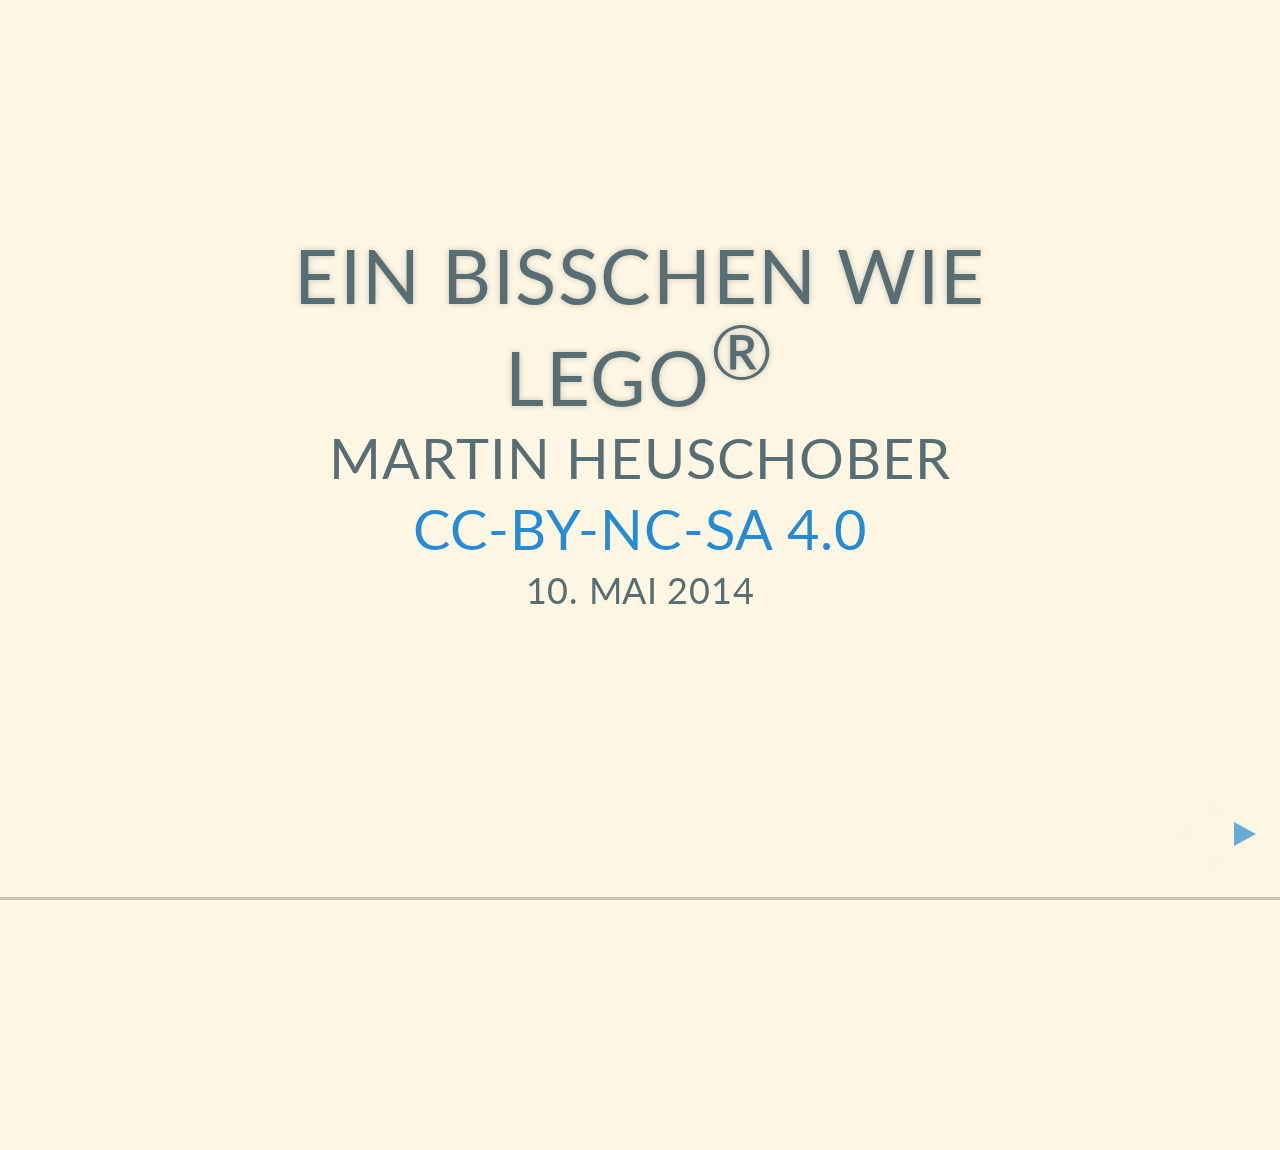
<file: LikeLegos/index.html>
<!DOCTYPE html>
<html>
<head>
  <meta charset="utf-8">
  <meta name="generator" content="pandoc">
  <meta name="author" content="Martin Heuschober" />
  <meta name="author" content="CC-BY-NC-SA 4.0" />
  <title>Ein bisschen wie LEGO®</title>
  <meta name="apple-mobile-web-app-capable" content="yes" />
  <meta name="apple-mobile-web-app-status-bar-style" content="black-translucent" />
  <meta name="viewport" content="width=device-width, initial-scale=1.0, maximum-scale=1.0, user-scalable=no">
  <link rel="stylesheet" href="reveal.js/css/reveal.min.css"/>
    <style type="text/css">code{white-space: pre;}</style>
    <style type="text/css">
table.sourceCode, tr.sourceCode, td.lineNumbers, td.sourceCode {
  margin: 0; padding: 0; vertical-align: baseline; border: none; }
table.sourceCode { width: 100%; line-height: 100%; }
td.lineNumbers { text-align: right; padding-right: 4px; padding-left: 4px; color: #aaaaaa; border-right: 1px solid #aaaaaa; }
td.sourceCode { padding-left: 5px; }
code > span.kw { color: #007020; font-weight: bold; }
code > span.dt { color: #902000; }
code > span.dv { color: #40a070; }
code > span.bn { color: #40a070; }
code > span.fl { color: #40a070; }
code > span.ch { color: #4070a0; }
code > span.st { color: #4070a0; }
code > span.co { color: #60a0b0; font-style: italic; }
code > span.ot { color: #007020; }
code > span.al { color: #ff0000; font-weight: bold; }
code > span.fu { color: #06287e; }
code > span.er { color: #ff0000; font-weight: bold; }
    </style>
    <link rel="stylesheet" href="reveal.js/css/theme/simple.css" id="theme">
  <link rel="stylesheet" media="print" href="reveal.js/css/print/pdf.css" />
  <!--[if lt IE 9]>
  <script src="reveal.js/lib/js/html5shiv.js"></script>
  <![endif]-->
</head>
<body>
  <div class="reveal">
    <div class="slides">

<section>
    <h1 class="title">Ein bisschen wie LEGO<sup>®</sup></h1>
    <h2 class="author">Martin Heuschober</h2>
    <h2 class="author"><a href="http://creativecommons.org/licenses/by-nc-sa/4.0/">CC-BY-NC-SA 4.0</a></h2>
    <h3 class="date">10. Mai 2014</h3>
</section>

<section class="slide level2">

<link rel="stylesheet" href="highlight.js/styles/solarized_light.css"> <link rel="stylesheet" href="reveal.js/css/reveal.css"/>
<script src="highlight.js/highlight.pack.js"></script>
<script>hljs.initHighlightingOnLoad();</script>

</section>
<section><section id="about-me" class="titleslide slide level1"><h1>About me</h1></section><section id="martin-heuschober" class="slide level2">
<h1>Martin Heuschober</h1>
<ul>
<li>gelernter Mathematiker</li>
<li>Organisator der <a href="https://metalab.at/wiki/Lambdaheads">Lambdaheads</a>
<ul>
<li>Mittwoch, 14.5.2014, 19:30 -22:00</li>
<li>Inst. f. Mathe (Oskar Morgenstern Platz 1) Raum 1.141 (1.Stock)</li>
</ul></li>
<li>Haskell im Selbststudium</li>
<li>github: <a href="http://github.com/epsilonhalbe">epsilonhalbe</a></li>
<li><a href="http://github.com/epsilonhalbe/Talks/">slides</a> LikeLegos</li>
</ul>
</section></section>
<section><section id="intro" class="titleslide slide level1"><h1>Intro</h1></section><section id="warum-haskell-wie-lego" class="slide level2">
<h1>Warum Haskell wie Lego?</h1>
<p>Beim Vorbereiten meines Vortrags habe ich überlegt wie ich Leuten so etwas abstraktes wie Haskell erkläre, ohne dass ich Programmierkenntnisse voraussetze. Dabei ist mir beim Thema &quot;Immutability&quot; eine Stelle aus &quot;Sophies Welt&quot; eingefallen, in der das griechische Atommodell mit Lego verglichen wurde. Ausgehend von dieser Idee sind mir immer mehr Parallelen zwischen diesen beiden Dingen eingefallen und ihr müsst euch den Blödsinn jetzt anhören.</p>
</section><section id="schlagwörter" class="slide level2">
<h1>Schlagwörter</h1>
<ul>
<li>Pure</li>
<li>Stark typisiert</li>
<li>Statisch typisiert</li>
<li>Lazy</li>
<li>Funktional</li>
</ul>
</section></section>
<section><section id="haskell-ist-pure" class="titleslide slide level1"><h1>Haskell ist &quot;pure&quot;</h1></section><section id="pure" class="slide level2">
<h1>Pure</h1>
<p>Wie auch Legosteine sind Haskell Variablen unveränderlich, wer einen Baustein anderer Form/Farbe benötigt muss den alten wegwerfen (Garbage-Collecten) und einen neuen Baustein suchen/eine neue Instanz erzeugen.</p>
<p>Das heißt auch, dass Konstrukte und Abstraktionen anderer Programmiersprachen wie <code>for</code>-Schleifen oder <code>x++</code> nicht existieren.</p>
</section><section id="wie-löst-man-ebendiese-probleme" class="slide level2">
<h1>Wie löst man ebendiese Probleme?</h1>
<ul>
<li>Rekursion</li>
<li>Higher-Order-Functions</li>
<li>lokalen Variablen</li>
<li>Datenstrukturen wie Listen, Bäumen etc.</li>
</ul>
</section></section>
<section><section id="haskell-ist-stark-typisiert" class="titleslide slide level1"><h1>Haskell ist stark typisiert</h1></section><section id="stark-typisiert" class="slide level2">
<h1>Stark typisiert</h1>
<p>So wie jeder Legostein eine fixe Länge, Breite und Farbe hat, so besitzt alles in Haskell einen Typ. <code>Lego (1 × 4) Red</code> ist vom Typ Lego (geschrieben <code>:: Lego</code>). Diese Typen werden vom Compiler überprüft, d.h. wo in meinem Quellcode ein <code>Lego</code> erwartet wird kann ich keinen <code>Duplo</code> Baustein verwenden.</p>
</section><section id="beispiele" class="slide level2">
<h1>Beispiele</h1>
<p>Ein paar Beispiele die man am besten im Interpreter <code>ghci</code> ausprobiert. Also unter MSWindows <code>winghci.exe</code> ausführen oder unter Unix ein Terminal öffnen und <code>ghci</code> aufrufen.</p>
</section><section class="slide level2">

<pre class="sourceCode haskell"><code class="sourceCode haskell"><span class="dt">Prelude</span><span class="fu">&gt;</span> <span class="kw">let</span> a <span class="fu">=</span> <span class="ch">&#39;a&#39;</span>
<span class="dt">Prelude</span><span class="fu">&gt;</span> <span class="fu">:</span><span class="kw">type</span> a
<span class="ot">a ::</span> <span class="dt">Char</span>
<span class="dt">Prelude</span><span class="fu">&gt;</span> <span class="kw">let</span> b <span class="fu">=</span> [<span class="ch">&#39;T&#39;</span>,<span class="ch">&#39;e&#39;</span>,<span class="ch">&#39;x&#39;</span>,<span class="ch">&#39;t&#39;</span>]
<span class="dt">Prelude</span><span class="fu">&gt;</span> <span class="fu">:</span>t b
<span class="ot">b ::</span> [<span class="dt">Char</span>]
<span class="dt">Prelude</span><span class="fu">&gt;</span> <span class="kw">let</span> c <span class="fu">=</span> <span class="st">&quot;Text&quot;</span>
<span class="dt">Prelude</span><span class="fu">&gt;</span> <span class="fu">:</span>t c
<span class="ot">c ::</span> [<span class="dt">Char</span>]
<span class="dt">Prelude</span><span class="fu">&gt;</span> b <span class="fu">==</span> c
<span class="dt">True</span>
<span class="dt">Prelude</span><span class="fu">&gt;</span> <span class="fu">:</span>t b <span class="fu">==</span> c
b <span class="fu">==</span><span class="ot"> c ::</span> <span class="dt">Bool</span></code></pre>
</section></section>
<section><section id="haskell-ist-statisch-typisiert" class="titleslide slide level1"><h1>Haskell ist statisch typisiert</h1></section><section id="statisch-typisiert" class="slide level2">
<h1>Statisch typisiert</h1>
<p>Wo in anderen Programmiersprachen der Buchstabe <code>'a'</code> auch als Zahl verwendet werden kann und man <code>'a'+3</code> berechnen kann und <code>'d'</code> erwartet, erhält man in Haskell eine Fehlermeldung, dass der Operator <code>(+)</code> zwei Zahlen vom gleichen Typ erwartet.</p>
</section><section class="slide level2">

<p>Auch die <code>putStrLn</code>-Funktion erwartet einen <code>String</code>, den sie auf der Kommandozeile ausgibt und macht <strong>keine</strong> implizite Umwandlung, d.h.</p>
<pre class="sourceCode haskell"><code class="sourceCode haskell"><span class="dt">Prelude</span><span class="fu">&gt;</span> putStrLn <span class="dv">3</span>
<span class="co">--lange Errormessage</span></code></pre>
</section><section id="alles-hat-einen-typ" class="slide level2">
<h1>Alles hat einen Typ</h1>
<p>Auch Funktionen haben einen und der wird in einer Datei z.B. <code>MyFile.hs</code> meistens dazugeschrieben:</p>
<pre class="sourceCode haskell"><code class="sourceCode haskell"><span class="ot">f ::</span> <span class="dt">Int</span> <span class="ot">-&gt;</span> <span class="dt">Int</span> <span class="ot">-&gt;</span> <span class="dt">Int</span>
f x y <span class="fu">=</span> <span class="dv">2</span> <span class="fu">*</span> x <span class="fu">+</span> y</code></pre>
<ul>
<li><code>f :: Int -&gt; Int -&gt; Int</code><br> heißt: <code>f</code> nimmt einen <code>Int</code> und auch einen zweiten <code>Int</code> und liefert (das ist immer das letzte Dings in so einer Zeile) einen <code>Int</code></li>
<li>man verwendet Klammern nur da wo sie notwendig sind</li>
</ul>
</section><section id="eigene-typen" class="slide level2">
<h1>Eigene Typen</h1>
<p>Haskell erlaubt es auch sich eigene Typen auszudenken.</p>
<pre class="sourceCode haskell"><code class="sourceCode haskell"><span class="kw">data</span> <span class="dt">Color</span> <span class="fu">=</span> <span class="dt">Black</span> <span class="fu">|</span> <span class="dt">Red</span>     <span class="fu">|</span> <span class="dt">Green</span> <span class="fu">|</span> <span class="dt">Yellow</span>
           <span class="fu">|</span> <span class="dt">Blue</span>  <span class="fu">|</span> <span class="dt">Magenta</span> <span class="fu">|</span> <span class="dt">Cyan</span>  <span class="fu">|</span> <span class="dt">White</span>
<span class="kw">data</span> <span class="dt">Dimension</span> <span class="fu">=</span> <span class="dt">Dim</span> {<span class="ot">x ::</span> <span class="dt">Int</span>,<span class="ot"> y ::</span> <span class="dt">Int</span>}
<span class="kw">data</span> <span class="dt">Lego</span> <span class="fu">=</span> <span class="dt">Lego</span> {<span class="ot">dim ::</span> <span class="dt">Dimension</span>,<span class="ot"> color ::</span> <span class="dt">Color</span>}</code></pre>
</section></section>
<section><section id="haskell-ist-funktional" class="titleslide slide level1"><h1>Haskell ist funktional</h1></section><section id="funktional" class="slide level2">
<h1>Funktional</h1>
<p>Funktionen haben keinen besonderen Status, man kann sie wie jeden anderen Typ in Variablen speichern, in Listen packen oder als Parameter in anderen Funktionen verwenden.</p>
</section><section id="wtf-ist-funktional-in-lego" class="slide level2">
<h1>WTF ist Funktional in LEGO</h1>
<p>Baupläne! Baupläne sind genauso wie Haskell-Funktionen, immer gleich. Soll heißen wenn ich einen Bauplan zwei mal hintereinander ausführe kommt das geiche Modell heraus bzw. bei Haskell der gleiche Wert.</p>
<p>Weiters werden in Baupläne kleine Teilbaupläne verwendet - auch in Haskell-Funktionen werden kleinere Funktionen als &quot;Bausteine&quot; verwendet.</p>
</section><section id="beispiele-1" class="slide level2">
<h1>Beispiele</h1>
<pre class="sourceCode haskell"><code class="sourceCode haskell"><span class="dt">Prelude</span><span class="fu">&gt;</span> <span class="kw">let</span> a x <span class="fu">=</span> <span class="dv">10</span><span class="fu">*</span>x
<span class="dt">Prelude</span><span class="fu">&gt;</span> a <span class="dv">10</span>
<span class="dv">100</span>
<span class="dt">Prelude</span><span class="fu">&gt;</span> <span class="kw">let</span> b <span class="fu">=</span> (<span class="fu">+</span>)
<span class="dt">Prelude</span><span class="fu">&gt;</span> b <span class="dv">1</span> <span class="dv">2</span>
<span class="dv">3</span>
<span class="dt">Prelude</span><span class="fu">&gt;</span> <span class="kw">let</span> c <span class="fu">=</span> \x <span class="ot">-&gt;</span> x<span class="fu">*</span><span class="dv">2</span>
<span class="dt">Prelude</span><span class="fu">&gt;</span> c <span class="dv">1</span>
<span class="dv">2</span>
<span class="dt">Prelude</span><span class="fu">&gt;</span> <span class="kw">let</span> d <span class="fu">=</span> \x y <span class="ot">-&gt;</span> x<span class="fu">*</span>y
<span class="dt">Prelude</span><span class="fu">&gt;</span> d <span class="dv">2</span> <span class="dv">3</span>
<span class="dv">6</span></code></pre>
</section></section>
<section><section id="haskell-ist-lazy" class="titleslide slide level1"><h1>Haskell ist &quot;lazy&quot;</h1></section><section id="lazy" class="slide level2">
<h1>Lazy</h1>
<p>So wie beim Bau eines Lego-Hauses, wo ich ein Bauteil erst dann suche wenn ich es benötige, wird auch in Haskell Zeug erst dann ausgewertet wenn es gebraucht wird.</p>
</section><section class="slide level2">

<pre class="sourceCode haskell"><code class="sourceCode haskell"><span class="dt">Prelude</span><span class="fu">&gt;</span> <span class="kw">let</span> a <span class="fu">=</span> <span class="dv">3</span>
<span class="dt">Prelude</span><span class="fu">&gt;</span> <span class="fu">:</span>sprint a
a <span class="fu">=</span> <span class="dv">3</span>
<span class="dt">Prelude</span><span class="fu">&gt;</span> <span class="kw">let</span> b <span class="fu">=</span> [<span class="dv">1</span><span class="fu">..</span><span class="dv">10</span>]
<span class="dt">Prelude</span><span class="fu">&gt;</span> <span class="fu">:</span>sprint b
b <span class="fu">=</span> _
<span class="dt">Prelude</span><span class="fu">&gt;</span> <span class="kw">let</span> c <span class="fu">=</span> map (<span class="fu">*</span><span class="dv">2</span>) b
<span class="dt">Prelude</span><span class="fu">&gt;</span> <span class="fu">:</span>sprint c
c <span class="fu">=</span> _
<span class="dt">Prelude</span><span class="fu">&gt;</span> length c
<span class="dt">Prelude</span><span class="fu">&gt;</span> <span class="fu">:</span>sprint b
b <span class="fu">=</span> [<span class="dv">1</span>,<span class="dv">2</span>,<span class="dv">3</span>,<span class="dv">4</span>,<span class="dv">5</span>,<span class="dv">6</span>,<span class="dv">7</span>,<span class="dv">8</span>,<span class="dv">9</span>,<span class="dv">10</span>]
<span class="dt">Prelude</span><span class="fu">&gt;</span> <span class="fu">:</span>sprint c
c <span class="fu">=</span> [_,_,_,_,_,_,_,_,_,_]</code></pre>
</section><section id="nochmal-lazyness-in-action" class="slide level2">
<h1>Nochmal lazyness in Action</h1>
<pre class="sourceCode haskell"><code class="sourceCode haskell"><span class="dt">Prelude</span><span class="fu">&gt;</span> <span class="kw">let</span> fib <span class="fu">=</span> <span class="dv">1</span><span class="fu">:</span><span class="dv">1</span><span class="fu">:</span>zipWith (<span class="fu">+</span>) fib (tail fib)
<span class="dt">Prelude</span><span class="fu">&gt;</span> take <span class="dv">10</span> fib
[<span class="dv">1</span>,<span class="dv">1</span>,<span class="dv">2</span>,<span class="dv">3</span>,<span class="dv">5</span>,<span class="dv">8</span>,<span class="dv">13</span>,<span class="dv">21</span>,<span class="dv">34</span>,<span class="dv">55</span>]</code></pre>
</section></section>
<section><section id="noch-einmal-legos" class="titleslide slide level1"><h1>Noch einmal Legos</h1></section><section id="ghci" class="slide level2">
<h1>GHCi</h1>
<pre class="sourceCode bash"><code class="sourceCode bash">$<span class="kw">&gt;</span> <span class="kw">ghci</span> LikeLegos.hs</code></pre>
<pre class="sourceCode haskell"><code class="sourceCode haskell"><span class="kw">let</span> lego <span class="fu">=</span> <span class="dt">Lego</span> (<span class="dv">1</span>×4)
<span class="kw">let</span> colors <span class="fu">=</span> [<span class="dt">Black</span> <span class="fu">..</span> <span class="dt">White</span>]
map lego colors
pprint <span class="fu">$</span> map lego colors
pprint <span class="fu">$</span> map lego (colors <span class="fu">++</span> colors)
pprint <span class="fu">$</span> map lego (colors <span class="fu">++</span> reverse colors)
pprint <span class="fu">$</span> map lego (colors <span class="fu">++</span> tail (reverse colors))
<span class="kw">let</span> legos <span class="fu">=</span> map lego (colors <span class="fu">++</span> tail (reverse colors))</code></pre>
</section><section class="slide level2">

<pre class="sourceCode haskell"><code class="sourceCode haskell">pprint <span class="fu">$</span> map (setX <span class="dv">2</span>) <span class="fu">$</span> legos&#39;
pprint <span class="fu">$</span> map (setColor <span class="dt">Red</span> <span class="fu">.</span> setX <span class="dv">2</span>) legos&#39;
pprint <span class="fu">$</span> zipWith setY [<span class="dv">1</span><span class="fu">..</span>] (map (setColor <span class="dt">Red</span>) legos&#39;)
pprint <span class="fu">$</span> zipWith setY ([<span class="dv">1</span><span class="fu">..</span><span class="dv">8</span>]<span class="fu">++</span>[<span class="dv">7</span>,<span class="dv">6</span><span class="fu">..</span><span class="dv">1</span>]) legos&#39;
pprint <span class="fu">$</span> zipWith setY (map (\x <span class="ot">-&gt;</span> <span class="dv">9</span><span class="fu">-</span>x) ([<span class="dv">1</span><span class="fu">..</span><span class="dv">8</span>]<span class="fu">++</span>[<span class="dv">7</span>,<span class="dv">6</span><span class="fu">..</span><span class="dv">1</span>])) legos&#39;</code></pre>
</section></section>
<section><section id="was-brauche-ich-zum-herumspielen" class="titleslide slide level1"><h1>Was brauche ich zum herumspielen?</h1></section><section id="compiler" class="slide level2">
<h1>Compiler</h1>
<ul>
<li>Einen funktionierenden Compiler/Interpreter am besten Haskell-Platform <a href="http://www.haskell.org">herunterladen</a> und installieren</li>
<li>Compiler gibt es mehrere, der mit Abstand populärste ist GHC</li>
<li>Interpreter gibt es auch einige, aber außer GHCi sind alle veraltet</li>
</ul>
</section><section id="editor" class="slide level2">
<h1>Editor</h1>
<ul>
<li>Vim + Plugins (Syntastic, ghc-mod, haskellmode, hdevtools, lushtags)</li>
<li>Emacs + Plugins (ghc-mod)</li>
<li>Eclipse + EclipseFP</li>
<li>FPComplete hat einen online editor</li>
</ul>
</section><section id="bücher" class="slide level2">
<h1>Bücher</h1>
<ul>
<li><a href="http://learnyouahaskell.com">Learn you a haskell for great good</a> (short lyah)</li>
<li><a href="http://book.realworldhaskell.org/read/">Real World Haskell</a></li>
<li><a href="http://chimera.labs.oreilly.com/books/1230000000929/index.html">Parallel and Concurrent Programming in Haskell</a></li>
<li><a href="http://www.yesodweb.com/">Haskell and Yesod</a></li>
</ul>
</section><section id="blogs-podcasts" class="slide level2">
<h1>Blogs &amp; Podcasts</h1>
<ul>
<li><a href="http://planet.haskell.org/">Planet Haskell</a> eine Sammlung von aktuellen Blogartikeln</li>
<li><a href="http://www.reddit.com/r/haskell">Reddit</a></li>
<li><a href="http://www.haskellcast.com/">Haskellcast</a></li>
<li>haskell-cafe - mailinglist</li>
<li><a href="https://metalab.at/wiki/Lambdaheads">Lambdaheads</a></li>
</ul>
</section><section id="sonstige-tools" class="slide level2">
<h1>Sonstige Tools</h1>
<ul>
<li>HLint - ein ausgezeichnetes Tool das Codestyle verbessert</li>
<li><a href="http://hackage.haskell.org/">Hackage</a> - das zentrale Code-Repository</li>
<li>Cabal - der Paketmanager von Haskell</li>
<li>Hoogle - eine Suchmaschine die es ermöglicht nach Funktionen zu suchen</li>
<li>Hayoo - noch eine Suchmaschine, die noch mehr Pakete durchsucht</li>
<li><a href="http://stackoverflow.com/questions/tagged/haskell">www.stackoverflow.com</a></li>
</ul>
</section></section>
    </div>
  </div>

  <script src="reveal.js/lib/js/head.min.js"></script>
  <script src="reveal.js/js/reveal.min.js"></script>

  <script>

      // Full list of configuration options available here:
      // https://github.com/hakimel/reveal.js#configuration
      Reveal.initialize({
        controls: true,
        progress: true,
        history: true,
        center: true,
        theme: 'solarized', // available themes are in /css/theme
        transition: Reveal.getQueryHash().transition || 'default', // default/cube/page/concave/zoom/linear/fade/none

        // Optional libraries used to extend on reveal.js
        dependencies: [
          { src: 'reveal.js/lib/js/classList.js', condition: function() { return !document.body.classList; } },
          { src: 'reveal.js/plugin/zoom-js/zoom.js', async: true, condition: function() { return !!document.body.classList; } },
          { src: 'reveal.js/plugin/notes/notes.js', async: true, condition: function() { return !!document.body.classList; } },
//          { src: 'reveal.js/plugin/search/search.js', async: true, condition: function() { return !!document.body.classList; }, }
//          { src: 'reveal.js/plugin/remotes/remotes.js', async: true, condition: function() { return !!document.body.classList; } }
]});
    </script>
  </body>
</html>
</file>
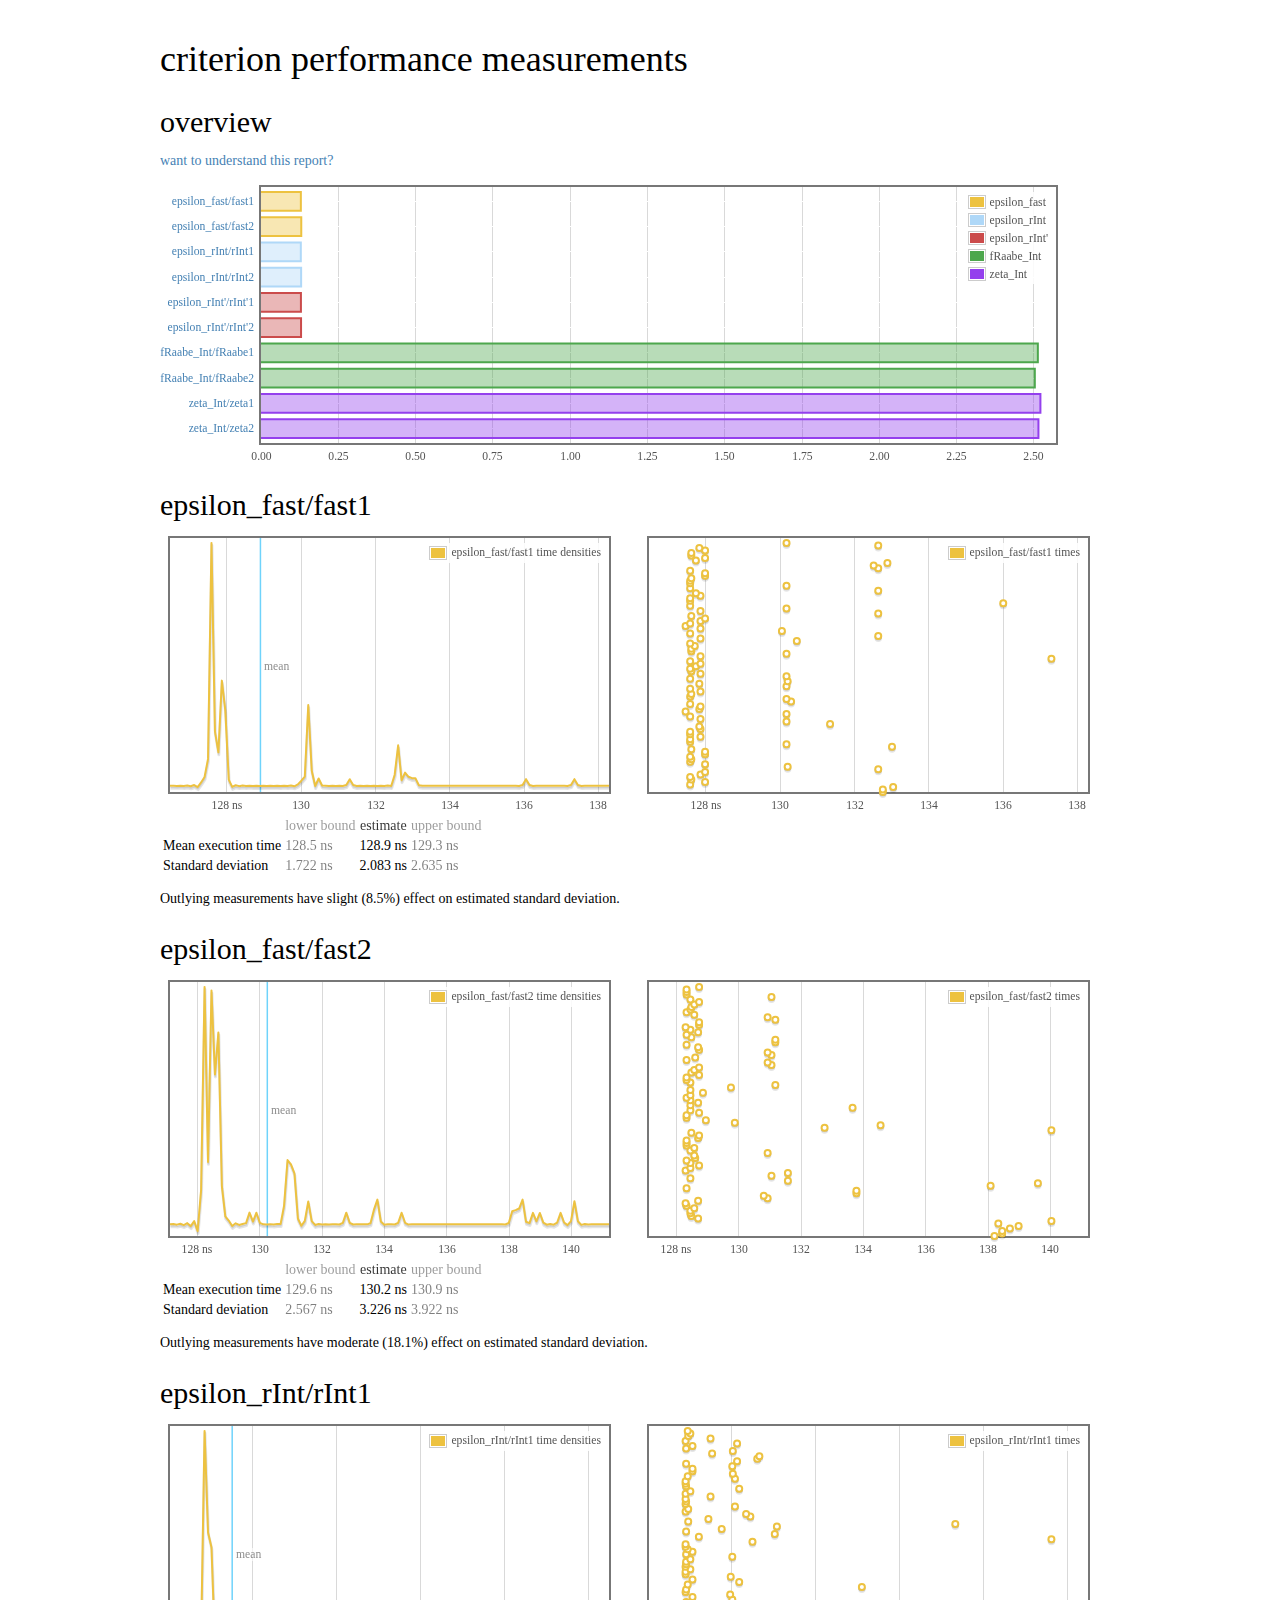
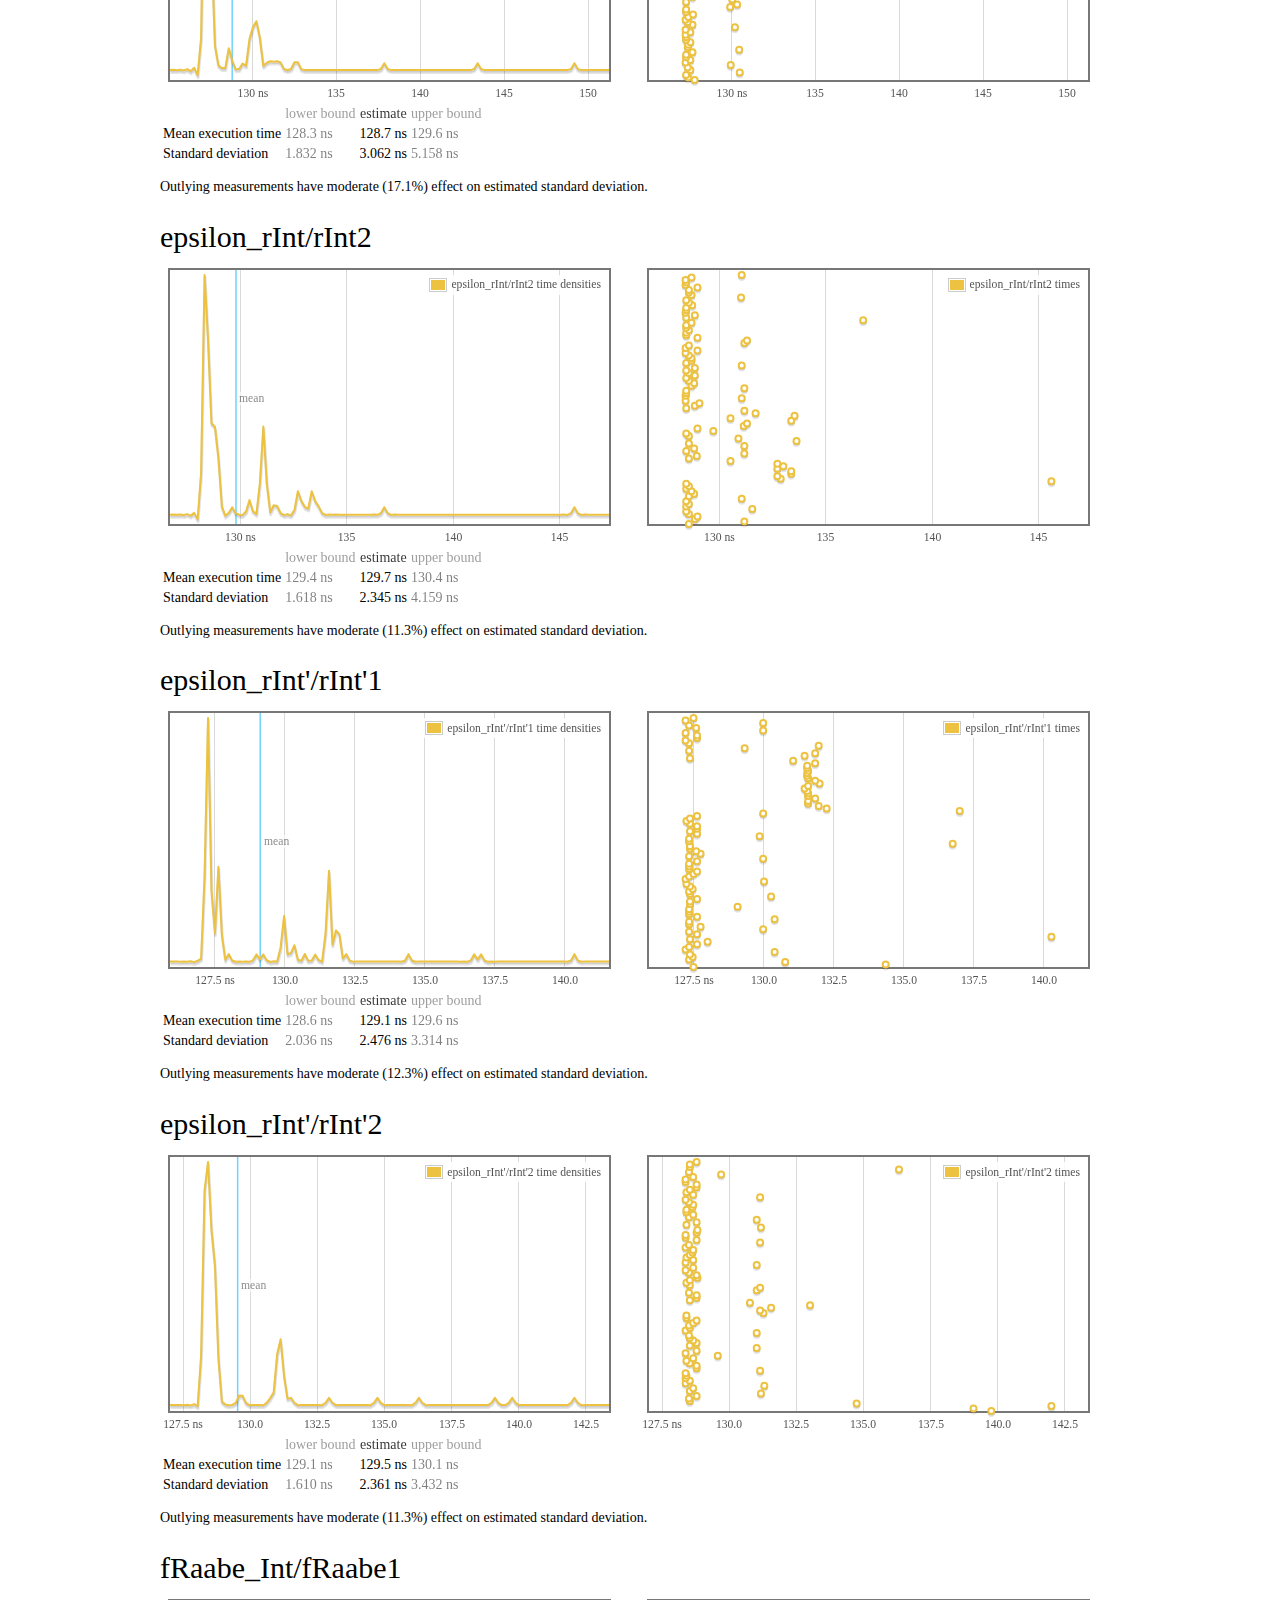
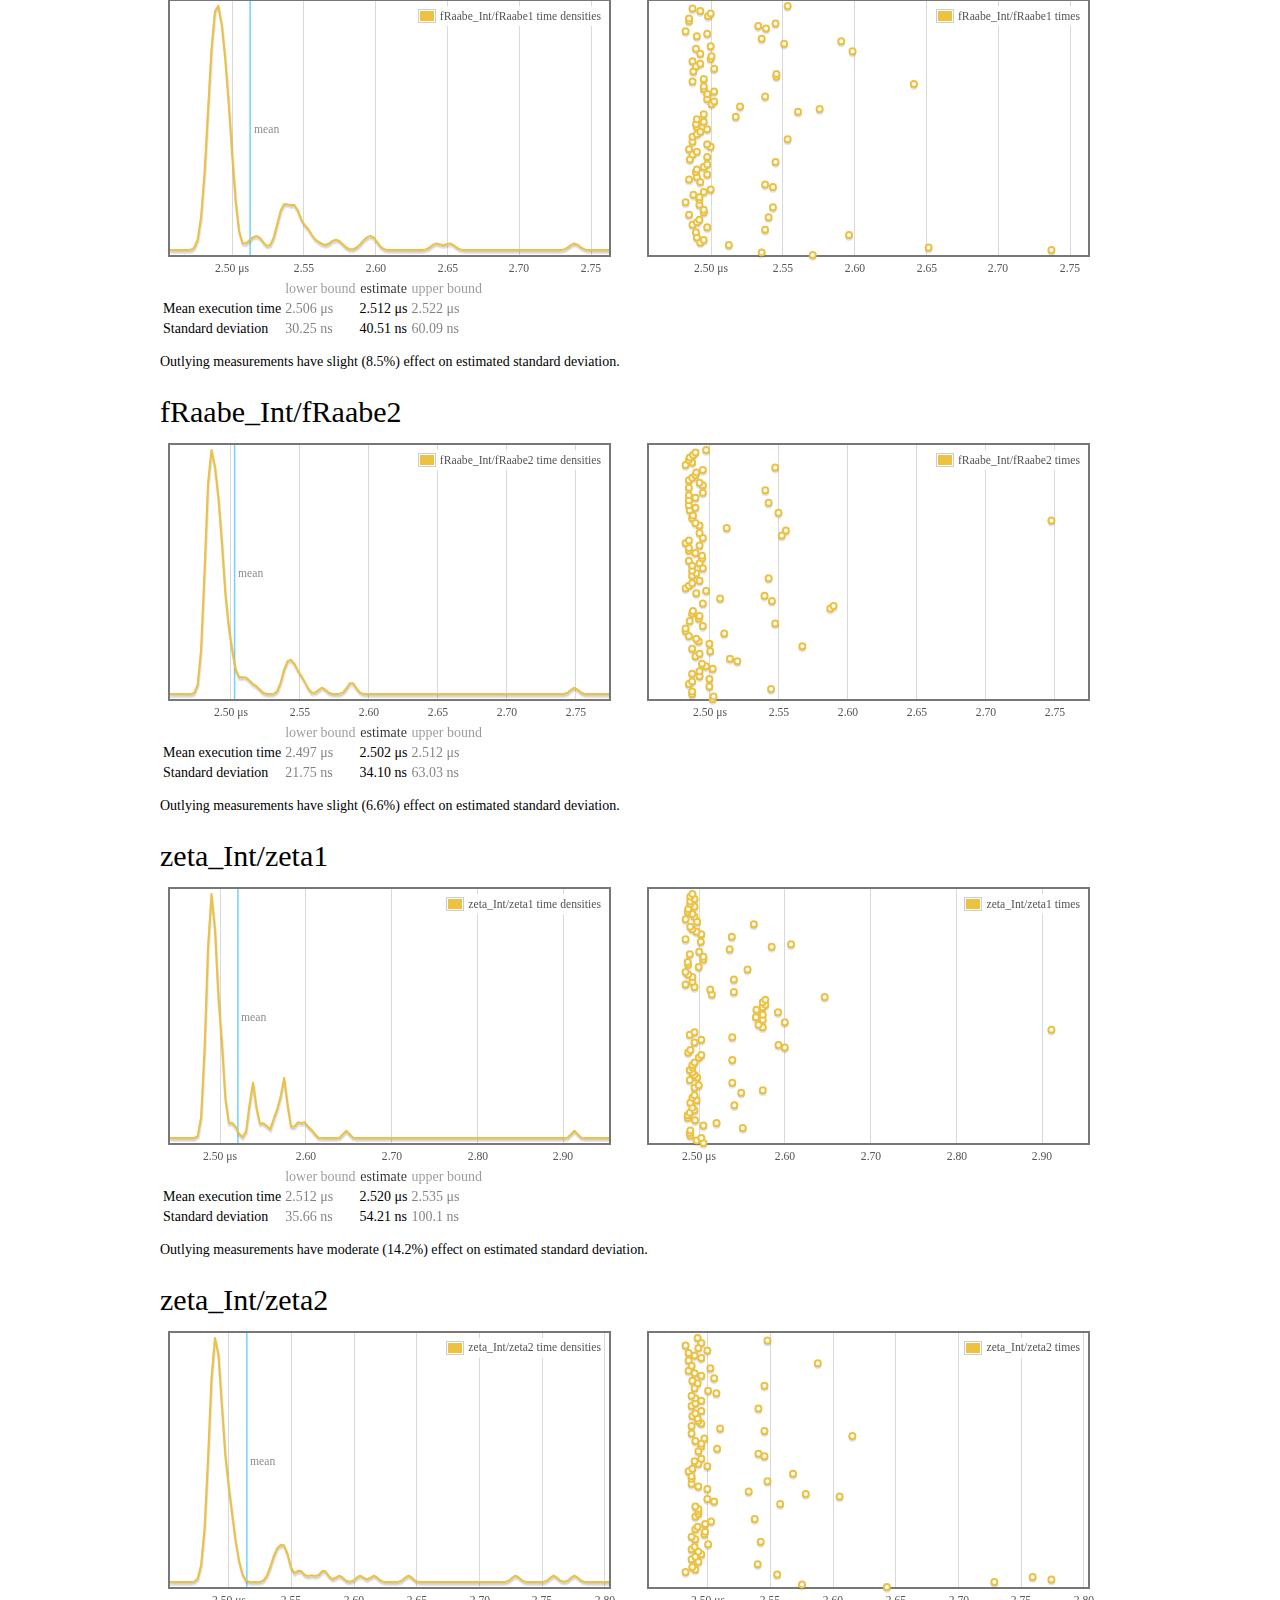
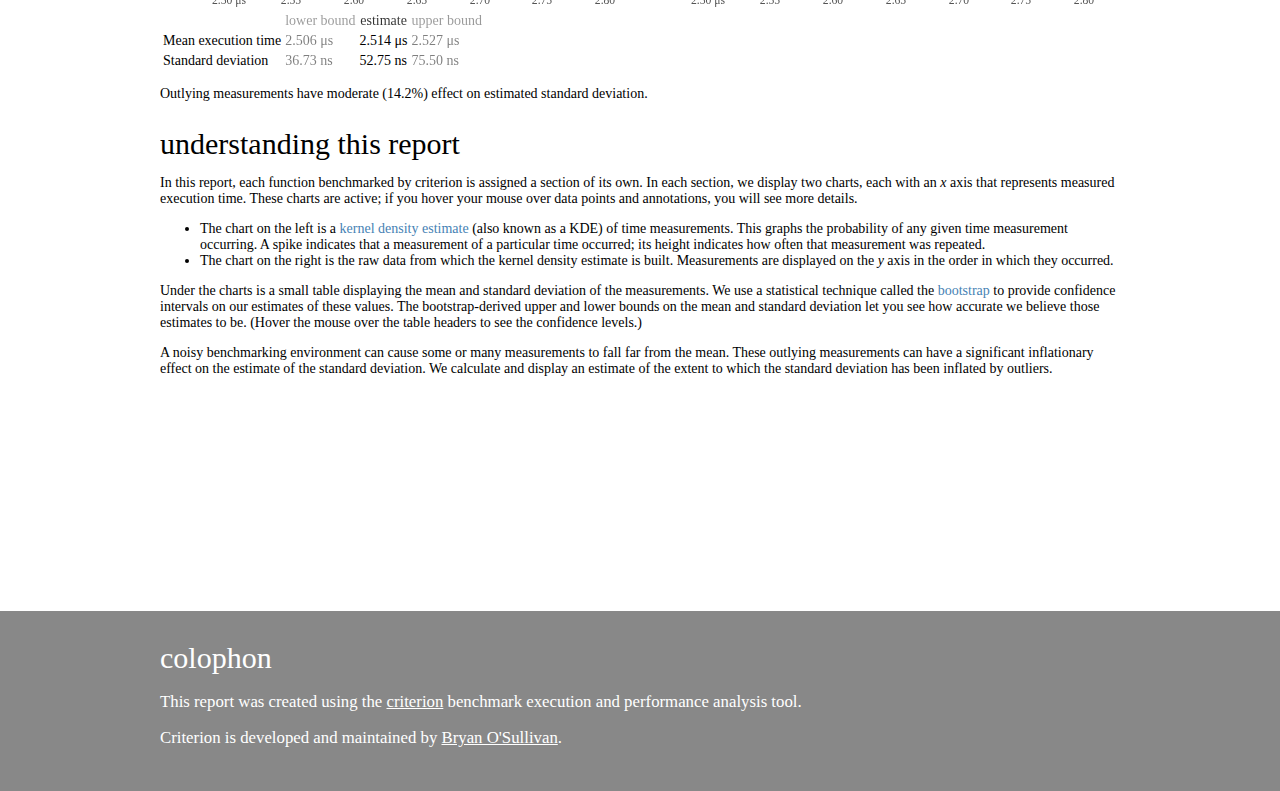
<file: Testing_Thoroughly_in_Haskell/ReverseInteger.html>
<!DOCTYPE HTML PUBLIC "-//W3C//DTD HTML 4.01 Transitional//EN" "http://www.w3.org/TR/html4/loose.dtd">
<html>
 <head>
    <meta http-equiv="Content-Type" content="text/html; charset=utf-8">
    <title>criterion report</title>
    <!--[if lte IE 8]>
      <script language="javascript" type="text/javascript">
        if(!document.createElement("canvas").getContext){(function(){var z=Math;var K=z.round;var J=z.sin;var U=z.cos;var b=z.abs;var k=z.sqrt;var D=10;var F=D/2;function T(){return this.context_||(this.context_=new W(this))}var O=Array.prototype.slice;function G(i,j,m){var Z=O.call(arguments,2);return function(){return i.apply(j,Z.concat(O.call(arguments)))}}function AD(Z){return String(Z).replace(/&/g,"&amp;").replace(/"/g,"&quot;")}function r(i){if(!i.namespaces.g_vml_){i.namespaces.add("g_vml_","urn:schemas-microsoft-com:vml","#default#VML")}if(!i.namespaces.g_o_){i.namespaces.add("g_o_","urn:schemas-microsoft-com:office:office","#default#VML")}if(!i.styleSheets.ex_canvas_){var Z=i.createStyleSheet();Z.owningElement.id="ex_canvas_";Z.cssText="canvas{display:inline-block;overflow:hidden;text-align:left;width:300px;height:150px}"}}r(document);var E={init:function(Z){if(/MSIE/.test(navigator.userAgent)&&!window.opera){var i=Z||document;i.createElement("canvas");i.attachEvent("onreadystatechange",G(this.init_,this,i))}},init_:function(m){var j=m.getElementsByTagName("canvas");for(var Z=0;Z<j.length;Z++){this.initElement(j[Z])}},initElement:function(i){if(!i.getContext){i.getContext=T;r(i.ownerDocument);i.innerHTML="";i.attachEvent("onpropertychange",S);i.attachEvent("onresize",w);var Z=i.attributes;if(Z.width&&Z.width.specified){i.style.width=Z.width.nodeValue+"px"}else{i.width=i.clientWidth}if(Z.height&&Z.height.specified){i.style.height=Z.height.nodeValue+"px"}else{i.height=i.clientHeight}}return i}};function S(i){var Z=i.srcElement;switch(i.propertyName){case"width":Z.getContext().clearRect();Z.style.width=Z.attributes.width.nodeValue+"px";Z.firstChild.style.width=Z.clientWidth+"px";break;case"height":Z.getContext().clearRect();Z.style.height=Z.attributes.height.nodeValue+"px";Z.firstChild.style.height=Z.clientHeight+"px";break}}function w(i){var Z=i.srcElement;if(Z.firstChild){Z.firstChild.style.width=Z.clientWidth+"px";Z.firstChild.style.height=Z.clientHeight+"px"}}E.init();var I=[];for(var AC=0;AC<16;AC++){for(var AB=0;AB<16;AB++){I[AC*16+AB]=AC.toString(16)+AB.toString(16)}}function V(){return[[1,0,0],[0,1,0],[0,0,1]]}function d(m,j){var i=V();for(var Z=0;Z<3;Z++){for(var AF=0;AF<3;AF++){var p=0;for(var AE=0;AE<3;AE++){p+=m[Z][AE]*j[AE][AF]}i[Z][AF]=p}}return i}function Q(i,Z){Z.fillStyle=i.fillStyle;Z.lineCap=i.lineCap;Z.lineJoin=i.lineJoin;Z.lineWidth=i.lineWidth;Z.miterLimit=i.miterLimit;Z.shadowBlur=i.shadowBlur;Z.shadowColor=i.shadowColor;Z.shadowOffsetX=i.shadowOffsetX;Z.shadowOffsetY=i.shadowOffsetY;Z.strokeStyle=i.strokeStyle;Z.globalAlpha=i.globalAlpha;Z.font=i.font;Z.textAlign=i.textAlign;Z.textBaseline=i.textBaseline;Z.arcScaleX_=i.arcScaleX_;Z.arcScaleY_=i.arcScaleY_;Z.lineScale_=i.lineScale_}var B={aliceblue:"#F0F8FF",antiquewhite:"#FAEBD7",aquamarine:"#7FFFD4",azure:"#F0FFFF",beige:"#F5F5DC",bisque:"#FFE4C4",black:"#000000",blanchedalmond:"#FFEBCD",blueviolet:"#8A2BE2",brown:"#A52A2A",burlywood:"#DEB887",cadetblue:"#5F9EA0",chartreuse:"#7FFF00",chocolate:"#D2691E",coral:"#FF7F50",cornflowerblue:"#6495ED",cornsilk:"#FFF8DC",crimson:"#DC143C",cyan:"#00FFFF",darkblue:"#00008B",darkcyan:"#008B8B",darkgoldenrod:"#B8860B",darkgray:"#A9A9A9",darkgreen:"#006400",darkgrey:"#A9A9A9",darkkhaki:"#BDB76B",darkmagenta:"#8B008B",darkolivegreen:"#556B2F",darkorange:"#FF8C00",darkorchid:"#9932CC",darkred:"#8B0000",darksalmon:"#E9967A",darkseagreen:"#8FBC8F",darkslateblue:"#483D8B",darkslategray:"#2F4F4F",darkslategrey:"#2F4F4F",darkturquoise:"#00CED1",darkviolet:"#9400D3",deeppink:"#FF1493",deepskyblue:"#00BFFF",dimgray:"#696969",dimgrey:"#696969",dodgerblue:"#1E90FF",firebrick:"#B22222",floralwhite:"#FFFAF0",forestgreen:"#228B22",gainsboro:"#DCDCDC",ghostwhite:"#F8F8FF",gold:"#FFD700",goldenrod:"#DAA520",grey:"#808080",greenyellow:"#ADFF2F",honeydew:"#F0FFF0",hotpink:"#FF69B4",indianred:"#CD5C5C",indigo:"#4B0082",ivory:"#FFFFF0",khaki:"#F0E68C",lavender:"#E6E6FA",lavenderblush:"#FFF0F5",lawngreen:"#7CFC00",lemonchiffon:"#FFFACD",lightblue:"#ADD8E6",lightcoral:"#F08080",lightcyan:"#E0FFFF",lightgoldenrodyellow:"#FAFAD2",lightgreen:"#90EE90",lightgrey:"#D3D3D3",lightpink:"#FFB6C1",lightsalmon:"#FFA07A",lightseagreen:"#20B2AA",lightskyblue:"#87CEFA",lightslategray:"#778899",lightslategrey:"#778899",lightsteelblue:"#B0C4DE",lightyellow:"#FFFFE0",limegreen:"#32CD32",linen:"#FAF0E6",magenta:"#FF00FF",mediumaquamarine:"#66CDAA",mediumblue:"#0000CD",mediumorchid:"#BA55D3",mediumpurple:"#9370DB",mediumseagreen:"#3CB371",mediumslateblue:"#7B68EE",mediumspringgreen:"#00FA9A",mediumturquoise:"#48D1CC",mediumvioletred:"#C71585",midnightblue:"#191970",mintcream:"#F5FFFA",mistyrose:"#FFE4E1",moccasin:"#FFE4B5",navajowhite:"#FFDEAD",oldlace:"#FDF5E6",olivedrab:"#6B8E23",orange:"#FFA500",orangered:"#FF4500",orchid:"#DA70D6",palegoldenrod:"#EEE8AA",palegreen:"#98FB98",paleturquoise:"#AFEEEE",palevioletred:"#DB7093",papayawhip:"#FFEFD5",peachpuff:"#FFDAB9",peru:"#CD853F",pink:"#FFC0CB",plum:"#DDA0DD",powderblue:"#B0E0E6",rosybrown:"#BC8F8F",royalblue:"#4169E1",saddlebrown:"#8B4513",salmon:"#FA8072",sandybrown:"#F4A460",seagreen:"#2E8B57",seashell:"#FFF5EE",sienna:"#A0522D",skyblue:"#87CEEB",slateblue:"#6A5ACD",slategray:"#708090",slategrey:"#708090",snow:"#FFFAFA",springgreen:"#00FF7F",steelblue:"#4682B4",tan:"#D2B48C",thistle:"#D8BFD8",tomato:"#FF6347",turquoise:"#40E0D0",violet:"#EE82EE",wheat:"#F5DEB3",whitesmoke:"#F5F5F5",yellowgreen:"#9ACD32"};function g(i){var m=i.indexOf("(",3);var Z=i.indexOf(")",m+1);var j=i.substring(m+1,Z).split(",");if(j.length==4&&i.substr(3,1)=="a"){alpha=Number(j[3])}else{j[3]=1}return j}function C(Z){return parseFloat(Z)/100}function N(i,j,Z){return Math.min(Z,Math.max(j,i))}function c(AF){var j,i,Z;h=parseFloat(AF[0])/360%360;if(h<0){h++}s=N(C(AF[1]),0,1);l=N(C(AF[2]),0,1);if(s==0){j=i=Z=l}else{var m=l<0.5?l*(1+s):l+s-l*s;var AE=2*l-m;j=A(AE,m,h+1/3);i=A(AE,m,h);Z=A(AE,m,h-1/3)}return"#"+I[Math.floor(j*255)]+I[Math.floor(i*255)]+I[Math.floor(Z*255)]}function A(i,Z,j){if(j<0){j++}if(j>1){j--}if(6*j<1){return i+(Z-i)*6*j}else{if(2*j<1){return Z}else{if(3*j<2){return i+(Z-i)*(2/3-j)*6}else{return i}}}}function Y(Z){var AE,p=1;Z=String(Z);if(Z.charAt(0)=="#"){AE=Z}else{if(/^rgb/.test(Z)){var m=g(Z);var AE="#",AF;for(var j=0;j<3;j++){if(m[j].indexOf("%")!=-1){AF=Math.floor(C(m[j])*255)}else{AF=Number(m[j])}AE+=I[N(AF,0,255)]}p=m[3]}else{if(/^hsl/.test(Z)){var m=g(Z);AE=c(m);p=m[3]}else{AE=B[Z]||Z}}}return{color:AE,alpha:p}}var L={style:"normal",variant:"normal",weight:"normal",size:10,family:"sans-serif"};var f={};function X(Z){if(f[Z]){return f[Z]}var m=document.createElement("div");var j=m.style;try{j.font=Z}catch(i){}return f[Z]={style:j.fontStyle||L.style,variant:j.fontVariant||L.variant,weight:j.fontWeight||L.weight,size:j.fontSize||L.size,family:j.fontFamily||L.family}}function P(j,i){var Z={};for(var AF in j){Z[AF]=j[AF]}var AE=parseFloat(i.currentStyle.fontSize),m=parseFloat(j.size);if(typeof j.size=="number"){Z.size=j.size}else{if(j.size.indexOf("px")!=-1){Z.size=m}else{if(j.size.indexOf("em")!=-1){Z.size=AE*m}else{if(j.size.indexOf("%")!=-1){Z.size=(AE/100)*m}else{if(j.size.indexOf("pt")!=-1){Z.size=m/0.75}else{Z.size=AE}}}}}Z.size*=0.981;return Z}function AA(Z){return Z.style+" "+Z.variant+" "+Z.weight+" "+Z.size+"px "+Z.family}function t(Z){switch(Z){case"butt":return"flat";case"round":return"round";case"square":default:return"square"}}function W(i){this.m_=V();this.mStack_=[];this.aStack_=[];this.currentPath_=[];this.strokeStyle="#000";this.fillStyle="#000";this.lineWidth=1;this.lineJoin="miter";this.lineCap="butt";this.miterLimit=D*1;this.globalAlpha=1;this.font="10px sans-serif";this.textAlign="left";this.textBaseline="alphabetic";this.canvas=i;var Z=i.ownerDocument.createElement("div");Z.style.width=i.clientWidth+"px";Z.style.height=i.clientHeight+"px";Z.style.overflow="hidden";Z.style.position="absolute";i.appendChild(Z);this.element_=Z;this.arcScaleX_=1;this.arcScaleY_=1;this.lineScale_=1}var M=W.prototype;M.clearRect=function(){if(this.textMeasureEl_){this.textMeasureEl_.removeNode(true);this.textMeasureEl_=null}this.element_.innerHTML=""};M.beginPath=function(){this.currentPath_=[]};M.moveTo=function(i,Z){var j=this.getCoords_(i,Z);this.currentPath_.push({type:"moveTo",x:j.x,y:j.y});this.currentX_=j.x;this.currentY_=j.y};M.lineTo=function(i,Z){var j=this.getCoords_(i,Z);this.currentPath_.push({type:"lineTo",x:j.x,y:j.y});this.currentX_=j.x;this.currentY_=j.y};M.bezierCurveTo=function(j,i,AI,AH,AG,AE){var Z=this.getCoords_(AG,AE);var AF=this.getCoords_(j,i);var m=this.getCoords_(AI,AH);e(this,AF,m,Z)};function e(Z,m,j,i){Z.currentPath_.push({type:"bezierCurveTo",cp1x:m.x,cp1y:m.y,cp2x:j.x,cp2y:j.y,x:i.x,y:i.y});Z.currentX_=i.x;Z.currentY_=i.y}M.quadraticCurveTo=function(AG,j,i,Z){var AF=this.getCoords_(AG,j);var AE=this.getCoords_(i,Z);var AH={x:this.currentX_+2/3*(AF.x-this.currentX_),y:this.currentY_+2/3*(AF.y-this.currentY_)};var m={x:AH.x+(AE.x-this.currentX_)/3,y:AH.y+(AE.y-this.currentY_)/3};e(this,AH,m,AE)};M.arc=function(AJ,AH,AI,AE,i,j){AI*=D;var AN=j?"at":"wa";var AK=AJ+U(AE)*AI-F;var AM=AH+J(AE)*AI-F;var Z=AJ+U(i)*AI-F;var AL=AH+J(i)*AI-F;if(AK==Z&&!j){AK+=0.125}var m=this.getCoords_(AJ,AH);var AG=this.getCoords_(AK,AM);var AF=this.getCoords_(Z,AL);this.currentPath_.push({type:AN,x:m.x,y:m.y,radius:AI,xStart:AG.x,yStart:AG.y,xEnd:AF.x,yEnd:AF.y})};M.rect=function(j,i,Z,m){this.moveTo(j,i);this.lineTo(j+Z,i);this.lineTo(j+Z,i+m);this.lineTo(j,i+m);this.closePath()};M.strokeRect=function(j,i,Z,m){var p=this.currentPath_;this.beginPath();this.moveTo(j,i);this.lineTo(j+Z,i);this.lineTo(j+Z,i+m);this.lineTo(j,i+m);this.closePath();this.stroke();this.currentPath_=p};M.fillRect=function(j,i,Z,m){var p=this.currentPath_;this.beginPath();this.moveTo(j,i);this.lineTo(j+Z,i);this.lineTo(j+Z,i+m);this.lineTo(j,i+m);this.closePath();this.fill();this.currentPath_=p};M.createLinearGradient=function(i,m,Z,j){var p=new v("gradient");p.x0_=i;p.y0_=m;p.x1_=Z;p.y1_=j;return p};M.createRadialGradient=function(m,AE,j,i,p,Z){var AF=new v("gradientradial");AF.x0_=m;AF.y0_=AE;AF.r0_=j;AF.x1_=i;AF.y1_=p;AF.r1_=Z;return AF};M.drawImage=function(AO,j){var AH,AF,AJ,AV,AM,AK,AQ,AX;var AI=AO.runtimeStyle.width;var AN=AO.runtimeStyle.height;AO.runtimeStyle.width="auto";AO.runtimeStyle.height="auto";var AG=AO.width;var AT=AO.height;AO.runtimeStyle.width=AI;AO.runtimeStyle.height=AN;if(arguments.length==3){AH=arguments[1];AF=arguments[2];AM=AK=0;AQ=AJ=AG;AX=AV=AT}else{if(arguments.length==5){AH=arguments[1];AF=arguments[2];AJ=arguments[3];AV=arguments[4];AM=AK=0;AQ=AG;AX=AT}else{if(arguments.length==9){AM=arguments[1];AK=arguments[2];AQ=arguments[3];AX=arguments[4];AH=arguments[5];AF=arguments[6];AJ=arguments[7];AV=arguments[8]}else{throw Error("Invalid number of arguments")}}}var AW=this.getCoords_(AH,AF);var m=AQ/2;var i=AX/2;var AU=[];var Z=10;var AE=10;AU.push(" <g_vml_:group",' coordsize="',D*Z,",",D*AE,'"',' coordorigin="0,0"',' style="width:',Z,"px;height:",AE,"px;position:absolute;");if(this.m_[0][0]!=1||this.m_[0][1]||this.m_[1][1]!=1||this.m_[1][0]){var p=[];p.push("M11=",this.m_[0][0],",","M12=",this.m_[1][0],",","M21=",this.m_[0][1],",","M22=",this.m_[1][1],",","Dx=",K(AW.x/D),",","Dy=",K(AW.y/D),"");var AS=AW;var AR=this.getCoords_(AH+AJ,AF);var AP=this.getCoords_(AH,AF+AV);var AL=this.getCoords_(AH+AJ,AF+AV);AS.x=z.max(AS.x,AR.x,AP.x,AL.x);AS.y=z.max(AS.y,AR.y,AP.y,AL.y);AU.push("padding:0 ",K(AS.x/D),"px ",K(AS.y/D),"px 0;filter:progid:DXImageTransform.Microsoft.Matrix(",p.join(""),", sizingmethod='clip');")}else{AU.push("top:",K(AW.y/D),"px;left:",K(AW.x/D),"px;")}AU.push(' ">','<g_vml_:image src="',AO.src,'"',' style="width:',D*AJ,"px;"," height:",D*AV,'px"',' cropleft="',AM/AG,'"',' croptop="',AK/AT,'"',' cropright="',(AG-AM-AQ)/AG,'"',' cropbottom="',(AT-AK-AX)/AT,'"'," />","</g_vml_:group>");this.element_.insertAdjacentHTML("BeforeEnd",AU.join(""))};M.stroke=function(AM){var m=10;var AN=10;var AE=5000;var AG={x:null,y:null};var AL={x:null,y:null};for(var AH=0;AH<this.currentPath_.length;AH+=AE){var AK=[];var AF=false;AK.push("<g_vml_:shape",' filled="',!!AM,'"',' style="position:absolute;width:',m,"px;height:",AN,'px;"',' coordorigin="0,0"',' coordsize="',D*m,",",D*AN,'"',' stroked="',!AM,'"',' path="');var AO=false;for(var AI=AH;AI<Math.min(AH+AE,this.currentPath_.length);AI++){if(AI%AE==0&&AI>0){AK.push(" m ",K(this.currentPath_[AI-1].x),",",K(this.currentPath_[AI-1].y))}var Z=this.currentPath_[AI];var AJ;switch(Z.type){case"moveTo":AJ=Z;AK.push(" m ",K(Z.x),",",K(Z.y));break;case"lineTo":AK.push(" l ",K(Z.x),",",K(Z.y));break;case"close":AK.push(" x ");Z=null;break;case"bezierCurveTo":AK.push(" c ",K(Z.cp1x),",",K(Z.cp1y),",",K(Z.cp2x),",",K(Z.cp2y),",",K(Z.x),",",K(Z.y));break;case"at":case"wa":AK.push(" ",Z.type," ",K(Z.x-this.arcScaleX_*Z.radius),",",K(Z.y-this.arcScaleY_*Z.radius)," ",K(Z.x+this.arcScaleX_*Z.radius),",",K(Z.y+this.arcScaleY_*Z.radius)," ",K(Z.xStart),",",K(Z.yStart)," ",K(Z.xEnd),",",K(Z.yEnd));break}if(Z){if(AG.x==null||Z.x<AG.x){AG.x=Z.x}if(AL.x==null||Z.x>AL.x){AL.x=Z.x}if(AG.y==null||Z.y<AG.y){AG.y=Z.y}if(AL.y==null||Z.y>AL.y){AL.y=Z.y}}}AK.push(' ">');if(!AM){R(this,AK)}else{a(this,AK,AG,AL)}AK.push("</g_vml_:shape>");this.element_.insertAdjacentHTML("beforeEnd",AK.join(""))}};function R(j,AE){var i=Y(j.strokeStyle);var m=i.color;var p=i.alpha*j.globalAlpha;var Z=j.lineScale_*j.lineWidth;if(Z<1){p*=Z}AE.push("<g_vml_:stroke",' opacity="',p,'"',' joinstyle="',j.lineJoin,'"',' miterlimit="',j.miterLimit,'"',' endcap="',t(j.lineCap),'"',' weight="',Z,'px"',' color="',m,'" />')}function a(AO,AG,Ah,AP){var AH=AO.fillStyle;var AY=AO.arcScaleX_;var AX=AO.arcScaleY_;var Z=AP.x-Ah.x;var m=AP.y-Ah.y;if(AH instanceof v){var AL=0;var Ac={x:0,y:0};var AU=0;var AK=1;if(AH.type_=="gradient"){var AJ=AH.x0_/AY;var j=AH.y0_/AX;var AI=AH.x1_/AY;var Aj=AH.y1_/AX;var Ag=AO.getCoords_(AJ,j);var Af=AO.getCoords_(AI,Aj);var AE=Af.x-Ag.x;var p=Af.y-Ag.y;AL=Math.atan2(AE,p)*180/Math.PI;if(AL<0){AL+=360}if(AL<0.000001){AL=0}}else{var Ag=AO.getCoords_(AH.x0_,AH.y0_);Ac={x:(Ag.x-Ah.x)/Z,y:(Ag.y-Ah.y)/m};Z/=AY*D;m/=AX*D;var Aa=z.max(Z,m);AU=2*AH.r0_/Aa;AK=2*AH.r1_/Aa-AU}var AS=AH.colors_;AS.sort(function(Ak,i){return Ak.offset-i.offset});var AN=AS.length;var AR=AS[0].color;var AQ=AS[AN-1].color;var AW=AS[0].alpha*AO.globalAlpha;var AV=AS[AN-1].alpha*AO.globalAlpha;var Ab=[];for(var Ae=0;Ae<AN;Ae++){var AM=AS[Ae];Ab.push(AM.offset*AK+AU+" "+AM.color)}AG.push('<g_vml_:fill type="',AH.type_,'"',' method="none" focus="100%"',' color="',AR,'"',' color2="',AQ,'"',' colors="',Ab.join(","),'"',' opacity="',AV,'"',' g_o_:opacity2="',AW,'"',' angle="',AL,'"',' focusposition="',Ac.x,",",Ac.y,'" />')}else{if(AH instanceof u){if(Z&&m){var AF=-Ah.x;var AZ=-Ah.y;AG.push("<g_vml_:fill",' position="',AF/Z*AY*AY,",",AZ/m*AX*AX,'"',' type="tile"',' src="',AH.src_,'" />')}}else{var Ai=Y(AO.fillStyle);var AT=Ai.color;var Ad=Ai.alpha*AO.globalAlpha;AG.push('<g_vml_:fill color="',AT,'" opacity="',Ad,'" />')}}}M.fill=function(){this.stroke(true)};M.closePath=function(){this.currentPath_.push({type:"close"})};M.getCoords_=function(j,i){var Z=this.m_;return{x:D*(j*Z[0][0]+i*Z[1][0]+Z[2][0])-F,y:D*(j*Z[0][1]+i*Z[1][1]+Z[2][1])-F}};M.save=function(){var Z={};Q(this,Z);this.aStack_.push(Z);this.mStack_.push(this.m_);this.m_=d(V(),this.m_)};M.restore=function(){if(this.aStack_.length){Q(this.aStack_.pop(),this);this.m_=this.mStack_.pop()}};function H(Z){return isFinite(Z[0][0])&&isFinite(Z[0][1])&&isFinite(Z[1][0])&&isFinite(Z[1][1])&&isFinite(Z[2][0])&&isFinite(Z[2][1])}function y(i,Z,j){if(!H(Z)){return }i.m_=Z;if(j){var p=Z[0][0]*Z[1][1]-Z[0][1]*Z[1][0];i.lineScale_=k(b(p))}}M.translate=function(j,i){var Z=[[1,0,0],[0,1,0],[j,i,1]];y(this,d(Z,this.m_),false)};M.rotate=function(i){var m=U(i);var j=J(i);var Z=[[m,j,0],[-j,m,0],[0,0,1]];y(this,d(Z,this.m_),false)};M.scale=function(j,i){this.arcScaleX_*=j;this.arcScaleY_*=i;var Z=[[j,0,0],[0,i,0],[0,0,1]];y(this,d(Z,this.m_),true)};M.transform=function(p,m,AF,AE,i,Z){var j=[[p,m,0],[AF,AE,0],[i,Z,1]];y(this,d(j,this.m_),true)};M.setTransform=function(AE,p,AG,AF,j,i){var Z=[[AE,p,0],[AG,AF,0],[j,i,1]];y(this,Z,true)};M.drawText_=function(AK,AI,AH,AN,AG){var AM=this.m_,AQ=1000,i=0,AP=AQ,AF={x:0,y:0},AE=[];var Z=P(X(this.font),this.element_);var j=AA(Z);var AR=this.element_.currentStyle;var p=this.textAlign.toLowerCase();switch(p){case"left":case"center":case"right":break;case"end":p=AR.direction=="ltr"?"right":"left";break;case"start":p=AR.direction=="rtl"?"right":"left";break;default:p="left"}switch(this.textBaseline){case"hanging":case"top":AF.y=Z.size/1.75;break;case"middle":break;default:case null:case"alphabetic":case"ideographic":case"bottom":AF.y=-Z.size/2.25;break}switch(p){case"right":i=AQ;AP=0.05;break;case"center":i=AP=AQ/2;break}var AO=this.getCoords_(AI+AF.x,AH+AF.y);AE.push('<g_vml_:line from="',-i,' 0" to="',AP,' 0.05" ',' coordsize="100 100" coordorigin="0 0"',' filled="',!AG,'" stroked="',!!AG,'" style="position:absolute;width:1px;height:1px;">');if(AG){R(this,AE)}else{a(this,AE,{x:-i,y:0},{x:AP,y:Z.size})}var AL=AM[0][0].toFixed(3)+","+AM[1][0].toFixed(3)+","+AM[0][1].toFixed(3)+","+AM[1][1].toFixed(3)+",0,0";var AJ=K(AO.x/D)+","+K(AO.y/D);AE.push('<g_vml_:skew on="t" matrix="',AL,'" ',' offset="',AJ,'" origin="',i,' 0" />','<g_vml_:path textpathok="true" />','<g_vml_:textpath on="true" string="',AD(AK),'" style="v-text-align:',p,";font:",AD(j),'" /></g_vml_:line>');this.element_.insertAdjacentHTML("beforeEnd",AE.join(""))};M.fillText=function(j,Z,m,i){this.drawText_(j,Z,m,i,false)};M.strokeText=function(j,Z,m,i){this.drawText_(j,Z,m,i,true)};M.measureText=function(j){if(!this.textMeasureEl_){var Z='<span style="position:absolute;top:-20000px;left:0;padding:0;margin:0;border:none;white-space:pre;"></span>';this.element_.insertAdjacentHTML("beforeEnd",Z);this.textMeasureEl_=this.element_.lastChild}var i=this.element_.ownerDocument;this.textMeasureEl_.innerHTML="";this.textMeasureEl_.style.font=this.font;this.textMeasureEl_.appendChild(i.createTextNode(j));return{width:this.textMeasureEl_.offsetWidth}};M.clip=function(){};M.arcTo=function(){};M.createPattern=function(i,Z){return new u(i,Z)};function v(Z){this.type_=Z;this.x0_=0;this.y0_=0;this.r0_=0;this.x1_=0;this.y1_=0;this.r1_=0;this.colors_=[]}v.prototype.addColorStop=function(i,Z){Z=Y(Z);this.colors_.push({offset:i,color:Z.color,alpha:Z.alpha})};function u(i,Z){q(i);switch(Z){case"repeat":case null:case"":this.repetition_="repeat";break;case"repeat-x":case"repeat-y":case"no-repeat":this.repetition_=Z;break;default:n("SYNTAX_ERR")}this.src_=i.src;this.width_=i.width;this.height_=i.height}function n(Z){throw new o(Z)}function q(Z){if(!Z||Z.nodeType!=1||Z.tagName!="IMG"){n("TYPE_MISMATCH_ERR")}if(Z.readyState!="complete"){n("INVALID_STATE_ERR")}}function o(Z){this.code=this[Z];this.message=Z+": DOM Exception "+this.code}var x=o.prototype=new Error;x.INDEX_SIZE_ERR=1;x.DOMSTRING_SIZE_ERR=2;x.HIERARCHY_REQUEST_ERR=3;x.WRONG_DOCUMENT_ERR=4;x.INVALID_CHARACTER_ERR=5;x.NO_DATA_ALLOWED_ERR=6;x.NO_MODIFICATION_ALLOWED_ERR=7;x.NOT_FOUND_ERR=8;x.NOT_SUPPORTED_ERR=9;x.INUSE_ATTRIBUTE_ERR=10;x.INVALID_STATE_ERR=11;x.SYNTAX_ERR=12;x.INVALID_MODIFICATION_ERR=13;x.NAMESPACE_ERR=14;x.INVALID_ACCESS_ERR=15;x.VALIDATION_ERR=16;x.TYPE_MISMATCH_ERR=17;G_vmlCanvasManager=E;CanvasRenderingContext2D=W;CanvasGradient=v;CanvasPattern=u;DOMException=o})()};
      </script>
    <![endif]-->
    <script language="javascript" type="text/javascript">
      /*! jQuery v1.6.4 http://jquery.com/ | http://jquery.org/license */
(function(a,b){function cu(a){return f.isWindow(a)?a:a.nodeType===9?a.defaultView||a.parentWindow:!1}function cr(a){if(!cg[a]){var b=c.body,d=f("<"+a+">").appendTo(b),e=d.css("display");d.remove();if(e==="none"||e===""){ch||(ch=c.createElement("iframe"),ch.frameBorder=ch.width=ch.height=0),b.appendChild(ch);if(!ci||!ch.createElement)ci=(ch.contentWindow||ch.contentDocument).document,ci.write((c.compatMode==="CSS1Compat"?"<!doctype html>":"")+"<html><body>"),ci.close();d=ci.createElement(a),ci.body.appendChild(d),e=f.css(d,"display"),b.removeChild(ch)}cg[a]=e}return cg[a]}function cq(a,b){var c={};f.each(cm.concat.apply([],cm.slice(0,b)),function(){c[this]=a});return c}function cp(){cn=b}function co(){setTimeout(cp,0);return cn=f.now()}function cf(){try{return new a.ActiveXObject("Microsoft.XMLHTTP")}catch(b){}}function ce(){try{return new a.XMLHttpRequest}catch(b){}}function b$(a,c){a.dataFilter&&(c=a.dataFilter(c,a.dataType));var d=a.dataTypes,e={},g,h,i=d.length,j,k=d[0],l,m,n,o,p;for(g=1;g<i;g++){if(g===1)for(h in a.converters)typeof h=="string"&&(e[h.toLowerCase()]=a.converters[h]);l=k,k=d[g];if(k==="*")k=l;else if(l!=="*"&&l!==k){m=l+" "+k,n=e[m]||e["* "+k];if(!n){p=b;for(o in e){j=o.split(" ");if(j[0]===l||j[0]==="*"){p=e[j[1]+" "+k];if(p){o=e[o],o===!0?n=p:p===!0&&(n=o);break}}}}!n&&!p&&f.error("No conversion from "+m.replace(" "," to ")),n!==!0&&(c=n?n(c):p(o(c)))}}return c}function bZ(a,c,d){var e=a.contents,f=a.dataTypes,g=a.responseFields,h,i,j,k;for(i in g)i in d&&(c[g[i]]=d[i]);while(f[0]==="*")f.shift(),h===b&&(h=a.mimeType||c.getResponseHeader("content-type"));if(h)for(i in e)if(e[i]&&e[i].test(h)){f.unshift(i);break}if(f[0]in d)j=f[0];else{for(i in d){if(!f[0]||a.converters[i+" "+f[0]]){j=i;break}k||(k=i)}j=j||k}if(j){j!==f[0]&&f.unshift(j);return d[j]}}function bY(a,b,c,d){if(f.isArray(b))f.each(b,function(b,e){c||bA.test(a)?d(a,e):bY(a+"["+(typeof e=="object"||f.isArray(e)?b:"")+"]",e,c,d)});else if(!c&&b!=null&&typeof b=="object")for(var e in b)bY(a+"["+e+"]",b[e],c,d);else d(a,b)}function bX(a,c){var d,e,g=f.ajaxSettings.flatOptions||{};for(d in c)c[d]!==b&&((g[d]?a:e||(e={}))[d]=c[d]);e&&f.extend(!0,a,e)}function bW(a,c,d,e,f,g){f=f||c.dataTypes[0],g=g||{},g[f]=!0;var h=a[f],i=0,j=h?h.length:0,k=a===bP,l;for(;i<j&&(k||!l);i++)l=h[i](c,d,e),typeof l=="string"&&(!k||g[l]?l=b:(c.dataTypes.unshift(l),l=bW(a,c,d,e,l,g)));(k||!l)&&!g["*"]&&(l=bW(a,c,d,e,"*",g));return l}function bV(a){return function(b,c){typeof b!="string"&&(c=b,b="*");if(f.isFunction(c)){var d=b.toLowerCase().split(bL),e=0,g=d.length,h,i,j;for(;e<g;e++)h=d[e],j=/^\+/.test(h),j&&(h=h.substr(1)||"*"),i=a[h]=a[h]||[],i[j?"unshift":"push"](c)}}}function by(a,b,c){var d=b==="width"?a.offsetWidth:a.offsetHeight,e=b==="width"?bt:bu;if(d>0){c!=="border"&&f.each(e,function(){c||(d-=parseFloat(f.css(a,"padding"+this))||0),c==="margin"?d+=parseFloat(f.css(a,c+this))||0:d-=parseFloat(f.css(a,"border"+this+"Width"))||0});return d+"px"}d=bv(a,b,b);if(d<0||d==null)d=a.style[b]||0;d=parseFloat(d)||0,c&&f.each(e,function(){d+=parseFloat(f.css(a,"padding"+this))||0,c!=="padding"&&(d+=parseFloat(f.css(a,"border"+this+"Width"))||0),c==="margin"&&(d+=parseFloat(f.css(a,c+this))||0)});return d+"px"}function bl(a,b){b.src?f.ajax({url:b.src,async:!1,dataType:"script"}):f.globalEval((b.text||b.textContent||b.innerHTML||"").replace(bd,"/*$0*/")),b.parentNode&&b.parentNode.removeChild(b)}function bk(a){f.nodeName(a,"input")?bj(a):"getElementsByTagName"in a&&f.grep(a.getElementsByTagName("input"),bj)}function bj(a){if(a.type==="checkbox"||a.type==="radio")a.defaultChecked=a.checked}function bi(a){return"getElementsByTagName"in a?a.getElementsByTagName("*"):"querySelectorAll"in a?a.querySelectorAll("*"):[]}function bh(a,b){var c;if(b.nodeType===1){b.clearAttributes&&b.clearAttributes(),b.mergeAttributes&&b.mergeAttributes(a),c=b.nodeName.toLowerCase();if(c==="object")b.outerHTML=a.outerHTML;else if(c!=="input"||a.type!=="checkbox"&&a.type!=="radio"){if(c==="option")b.selected=a.defaultSelected;else if(c==="input"||c==="textarea")b.defaultValue=a.defaultValue}else a.checked&&(b.defaultChecked=b.checked=a.checked),b.value!==a.value&&(b.value=a.value);b.removeAttribute(f.expando)}}function bg(a,b){if(b.nodeType===1&&!!f.hasData(a)){var c=f.expando,d=f.data(a),e=f.data(b,d);if(d=d[c]){var g=d.events;e=e[c]=f.extend({},d);if(g){delete e.handle,e.events={};for(var h in g)for(var i=0,j=g[h].length;i<j;i++)f.event.add(b,h+(g[h][i].namespace?".":"")+g[h][i].namespace,g[h][i],g[h][i].data)}}}}function bf(a,b){return f.nodeName(a,"table")?a.getElementsByTagName("tbody")[0]||a.appendChild(a.ownerDocument.createElement("tbody")):a}function V(a,b,c){b=b||0;if(f.isFunction(b))return f.grep(a,function(a,d){var e=!!b.call(a,d,a);return e===c});if(b.nodeType)return f.grep(a,function(a,d){return a===b===c});if(typeof b=="string"){var d=f.grep(a,function(a){return a.nodeType===1});if(Q.test(b))return f.filter(b,d,!c);b=f.filter(b,d)}return f.grep(a,function(a,d){return f.inArray(a,b)>=0===c})}function U(a){return!a||!a.parentNode||a.parentNode.nodeType===11}function M(a,b){return(a&&a!=="*"?a+".":"")+b.replace(y,"`").replace(z,"&")}function L(a){var b,c,d,e,g,h,i,j,k,l,m,n,o,p=[],q=[],r=f._data(this,"events");if(!(a.liveFired===this||!r||!r.live||a.target.disabled||a.button&&a.type==="click")){a.namespace&&(n=new RegExp("(^|\\.)"+a.namespace.split(".").join("\\.(?:.*\\.)?")+"(\\.|$)")),a.liveFired=this;var s=r.live.slice(0);for(i=0;i<s.length;i++)g=s[i],g.origType.replace(w,"")===a.type?q.push(g.selector):s.splice(i--,1);e=f(a.target).closest(q,a.currentTarget);for(j=0,k=e.length;j<k;j++){m=e[j];for(i=0;i<s.length;i++){g=s[i];if(m.selector===g.selector&&(!n||n.test(g.namespace))&&!m.elem.disabled){h=m.elem,d=null;if(g.preType==="mouseenter"||g.preType==="mouseleave")a.type=g.preType,d=f(a.relatedTarget).closest(g.selector)[0],d&&f.contains(h,d)&&(d=h);(!d||d!==h)&&p.push({elem:h,handleObj:g,level:m.level})}}}for(j=0,k=p.length;j<k;j++){e=p[j];if(c&&e.level>c)break;a.currentTarget=e.elem,a.data=e.handleObj.data,a.handleObj=e.handleObj,o=e.handleObj.origHandler.apply(e.elem,arguments);if(o===!1||a.isPropagationStopped()){c=e.level,o===!1&&(b=!1);if(a.isImmediatePropagationStopped())break}}return b}}function J(a,c,d){var e=f.extend({},d[0]);e.type=a,e.originalEvent={},e.liveFired=b,f.event.handle.call(c,e),e.isDefaultPrevented()&&d[0].preventDefault()}function D(){return!0}function C(){return!1}function m(a,c,d){var e=c+"defer",g=c+"queue",h=c+"mark",i=f.data(a,e,b,!0);i&&(d==="queue"||!f.data(a,g,b,!0))&&(d==="mark"||!f.data(a,h,b,!0))&&setTimeout(function(){!f.data(a,g,b,!0)&&!f.data(a,h,b,!0)&&(f.removeData(a,e,!0),i.resolve())},0)}function l(a){for(var b in a)if(b!=="toJSON")return!1;return!0}function k(a,c,d){if(d===b&&a.nodeType===1){var e="data-"+c.replace(j,"-$1").toLowerCase();d=a.getAttribute(e);if(typeof d=="string"){try{d=d==="true"?!0:d==="false"?!1:d==="null"?null:f.isNaN(d)?i.test(d)?f.parseJSON(d):d:parseFloat(d)}catch(g){}f.data(a,c,d)}else d=b}return d}var c=a.document,d=a.navigator,e=a.location,f=function(){function K(){if(!e.isReady){try{c.documentElement.doScroll("left")}catch(a){setTimeout(K,1);return}e.ready()}}var e=function(a,b){return new e.fn.init(a,b,h)},f=a.jQuery,g=a.$,h,i=/^(?:[^#<]*(<[\w\W]+>)[^>]*$|#([\w\-]*)$)/,j=/\S/,k=/^\s+/,l=/\s+$/,m=/\d/,n=/^<(\w+)\s*\/?>(?:<\/\1>)?$/,o=/^[\],:{}\s]*$/,p=/\\(?:["\\\/bfnrt]|u[0-9a-fA-F]{4})/g,q=/"[^"\\\n\r]*"|true|false|null|-?\d+(?:\.\d*)?(?:[eE][+\-]?\d+)?/g,r=/(?:^|:|,)(?:\s*\[)+/g,s=/(webkit)[ \/]([\w.]+)/,t=/(opera)(?:.*version)?[ \/]([\w.]+)/,u=/(msie) ([\w.]+)/,v=/(mozilla)(?:.*? rv:([\w.]+))?/,w=/-([a-z]|[0-9])/ig,x=/^-ms-/,y=function(a,b){return(b+"").toUpperCase()},z=d.userAgent,A,B,C,D=Object.prototype.toString,E=Object.prototype.hasOwnProperty,F=Array.prototype.push,G=Array.prototype.slice,H=String.prototype.trim,I=Array.prototype.indexOf,J={};e.fn=e.prototype={constructor:e,init:function(a,d,f){var g,h,j,k;if(!a)return this;if(a.nodeType){this.context=this[0]=a,this.length=1;return this}if(a==="body"&&!d&&c.body){this.context=c,this[0]=c.body,this.selector=a,this.length=1;return this}if(typeof a=="string"){a.charAt(0)!=="<"||a.charAt(a.length-1)!==">"||a.length<3?g=i.exec(a):g=[null,a,null];if(g&&(g[1]||!d)){if(g[1]){d=d instanceof e?d[0]:d,k=d?d.ownerDocument||d:c,j=n.exec(a),j?e.isPlainObject(d)?(a=[c.createElement(j[1])],e.fn.attr.call(a,d,!0)):a=[k.createElement(j[1])]:(j=e.buildFragment([g[1]],[k]),a=(j.cacheable?e.clone(j.fragment):j.fragment).childNodes);return e.merge(this,a)}h=c.getElementById(g[2]);if(h&&h.parentNode){if(h.id!==g[2])return f.find(a);this.length=1,this[0]=h}this.context=c,this.selector=a;return this}return!d||d.jquery?(d||f).find(a):this.constructor(d).find(a)}if(e.isFunction(a))return f.ready(a);a.selector!==b&&(this.selector=a.selector,this.context=a.context);return e.makeArray(a,this)},selector:"",jquery:"1.6.4",length:0,size:function(){return this.length},toArray:function(){return G.call(this,0)},get:function(a){return a==null?this.toArray():a<0?this[this.length+a]:this[a]},pushStack:function(a,b,c){var d=this.constructor();e.isArray(a)?F.apply(d,a):e.merge(d,a),d.prevObject=this,d.context=this.context,b==="find"?d.selector=this.selector+(this.selector?" ":"")+c:b&&(d.selector=this.selector+"."+b+"("+c+")");return d},each:function(a,b){return e.each(this,a,b)},ready:function(a){e.bindReady(),B.done(a);return this},eq:function(a){return a===-1?this.slice(a):this.slice(a,+a+1)},first:function(){return this.eq(0)},last:function(){return this.eq(-1)},slice:function(){return this.pushStack(G.apply(this,arguments),"slice",G.call(arguments).join(","))},map:function(a){return this.pushStack(e.map(this,function(b,c){return a.call(b,c,b)}))},end:function(){return this.prevObject||this.constructor(null)},push:F,sort:[].sort,splice:[].splice},e.fn.init.prototype=e.fn,e.extend=e.fn.extend=function(){var a,c,d,f,g,h,i=arguments[0]||{},j=1,k=arguments.length,l=!1;typeof i=="boolean"&&(l=i,i=arguments[1]||{},j=2),typeof i!="object"&&!e.isFunction(i)&&(i={}),k===j&&(i=this,--j);for(;j<k;j++)if((a=arguments[j])!=null)for(c in a){d=i[c],f=a[c];if(i===f)continue;l&&f&&(e.isPlainObject(f)||(g=e.isArray(f)))?(g?(g=!1,h=d&&e.isArray(d)?d:[]):h=d&&e.isPlainObject(d)?d:{},i[c]=e.extend(l,h,f)):f!==b&&(i[c]=f)}return i},e.extend({noConflict:function(b){a.$===e&&(a.$=g),b&&a.jQuery===e&&(a.jQuery=f);return e},isReady:!1,readyWait:1,holdReady:function(a){a?e.readyWait++:e.ready(!0)},ready:function(a){if(a===!0&&!--e.readyWait||a!==!0&&!e.isReady){if(!c.body)return setTimeout(e.ready,1);e.isReady=!0;if(a!==!0&&--e.readyWait>0)return;B.resolveWith(c,[e]),e.fn.trigger&&e(c).trigger("ready").unbind("ready")}},bindReady:function(){if(!B){B=e._Deferred();if(c.readyState==="complete")return setTimeout(e.ready,1);if(c.addEventListener)c.addEventListener("DOMContentLoaded",C,!1),a.addEventListener("load",e.ready,!1);else if(c.attachEvent){c.attachEvent("onreadystatechange",C),a.attachEvent("onload",e.ready);var b=!1;try{b=a.frameElement==null}catch(d){}c.documentElement.doScroll&&b&&K()}}},isFunction:function(a){return e.type(a)==="function"},isArray:Array.isArray||function(a){return e.type(a)==="array"},isWindow:function(a){return a&&typeof a=="object"&&"setInterval"in a},isNaN:function(a){return a==null||!m.test(a)||isNaN(a)},type:function(a){return a==null?String(a):J[D.call(a)]||"object"},isPlainObject:function(a){if(!a||e.type(a)!=="object"||a.nodeType||e.isWindow(a))return!1;try{if(a.constructor&&!E.call(a,"constructor")&&!E.call(a.constructor.prototype,"isPrototypeOf"))return!1}catch(c){return!1}var d;for(d in a);return d===b||E.call(a,d)},isEmptyObject:function(a){for(var b in a)return!1;return!0},error:function(a){throw a},parseJSON:function(b){if(typeof b!="string"||!b)return null;b=e.trim(b);if(a.JSON&&a.JSON.parse)return a.JSON.parse(b);if(o.test(b.replace(p,"@").replace(q,"]").replace(r,"")))return(new Function("return "+b))();e.error("Invalid JSON: "+b)},parseXML:function(c){var d,f;try{a.DOMParser?(f=new DOMParser,d=f.parseFromString(c,"text/xml")):(d=new ActiveXObject("Microsoft.XMLDOM"),d.async="false",d.loadXML(c))}catch(g){d=b}(!d||!d.documentElement||d.getElementsByTagName("parsererror").length)&&e.error("Invalid XML: "+c);return d},noop:function(){},globalEval:function(b){b&&j.test(b)&&(a.execScript||function(b){a.eval.call(a,b)})(b)},camelCase:function(a){return a.replace(x,"ms-").replace(w,y)},nodeName:function(a,b){return a.nodeName&&a.nodeName.toUpperCase()===b.toUpperCase()},each:function(a,c,d){var f,g=0,h=a.length,i=h===b||e.isFunction(a);if(d){if(i){for(f in a)if(c.apply(a[f],d)===!1)break}else for(;g<h;)if(c.apply(a[g++],d)===!1)break}else if(i){for(f in a)if(c.call(a[f],f,a[f])===!1)break}else for(;g<h;)if(c.call(a[g],g,a[g++])===!1)break;return a},trim:H?function(a){return a==null?"":H.call(a)}:function(a){return a==null?"":(a+"").replace(k,"").replace(l,"")},makeArray:function(a,b){var c=b||[];if(a!=null){var d=e.type(a);a.length==null||d==="string"||d==="function"||d==="regexp"||e.isWindow(a)?F.call(c,a):e.merge(c,a)}return c},inArray:function(a,b){if(!b)return-1;if(I)return I.call(b,a);for(var c=0,d=b.length;c<d;c++)if(b[c]===a)return c;return-1},merge:function(a,c){var d=a.length,e=0;if(typeof c.length=="number")for(var f=c.length;e<f;e++)a[d++]=c[e];else while(c[e]!==b)a[d++]=c[e++];a.length=d;return a},grep:function(a,b,c){var d=[],e;c=!!c;for(var f=0,g=a.length;f<g;f++)e=!!b(a[f],f),c!==e&&d.push(a[f]);return d},map:function(a,c,d){var f,g,h=[],i=0,j=a.length,k=a instanceof e||j!==b&&typeof j=="number"&&(j>0&&a[0]&&a[j-1]||j===0||e.isArray(a));if(k)for(;i<j;i++)f=c(a[i],i,d),f!=null&&(h[h.length]=f);else for(g in a)f=c(a[g],g,d),f!=null&&(h[h.length]=f);return h.concat.apply([],h)},guid:1,proxy:function(a,c){if(typeof c=="string"){var d=a[c];c=a,a=d}if(!e.isFunction(a))return b;var f=G.call(arguments,2),g=function(){return a.apply(c,f.concat(G.call(arguments)))};g.guid=a.guid=a.guid||g.guid||e.guid++;return g},access:function(a,c,d,f,g,h){var i=a.length;if(typeof c=="object"){for(var j in c)e.access(a,j,c[j],f,g,d);return a}if(d!==b){f=!h&&f&&e.isFunction(d);for(var k=0;k<i;k++)g(a[k],c,f?d.call(a[k],k,g(a[k],c)):d,h);return a}return i?g(a[0],c):b},now:function(){return(new Date).getTime()},uaMatch:function(a){a=a.toLowerCase();var b=s.exec(a)||t.exec(a)||u.exec(a)||a.indexOf("compatible")<0&&v.exec(a)||[];return{browser:b[1]||"",version:b[2]||"0"}},sub:function(){function a(b,c){return new a.fn.init(b,c)}e.extend(!0,a,this),a.superclass=this,a.fn=a.prototype=this(),a.fn.constructor=a,a.sub=this.sub,a.fn.init=function(d,f){f&&f instanceof e&&!(f instanceof a)&&(f=a(f));return e.fn.init.call(this,d,f,b)},a.fn.init.prototype=a.fn;var b=a(c);return a},browser:{}}),e.each("Boolean Number String Function Array Date RegExp Object".split(" "),function(a,b){J["[object "+b+"]"]=b.toLowerCase()}),A=e.uaMatch(z),A.browser&&(e.browser[A.browser]=!0,e.browser.version=A.version),e.browser.webkit&&(e.browser.safari=!0),j.test(" ")&&(k=/^[\s\xA0]+/,l=/[\s\xA0]+$/),h=e(c),c.addEventListener?C=function(){c.removeEventListener("DOMContentLoaded",C,!1),e.ready()}:c.attachEvent&&(C=function(){c.readyState==="complete"&&(c.detachEvent("onreadystatechange",C),e.ready())});return e}(),g="done fail isResolved isRejected promise then always pipe".split(" "),h=[].slice;f.extend({_Deferred:function(){var a=[],b,c,d,e={done:function(){if(!d){var c=arguments,g,h,i,j,k;b&&(k=b,b=0);for(g=0,h=c.length;g<h;g++)i=c[g],j=f.type(i),j==="array"?e.done.apply(e,i):j==="function"&&a.push(i);k&&e.resolveWith(k[0],k[1])}return this},resolveWith:function(e,f){if(!d&&!b&&!c){f=f||[],c=1;try{while(a[0])a.shift().apply(e,f)}finally{b=[e,f],c=0}}return this},resolve:function(){e.resolveWith(this,arguments);return this},isResolved:function(){return!!c||!!b},cancel:function(){d=1,a=[];return this}};return e},Deferred:function(a){var b=f._Deferred(),c=f._Deferred(),d;f.extend(b,{then:function(a,c){b.done(a).fail(c);return this},always:function(){return b.done.apply(b,arguments).fail.apply(this,arguments)},fail:c.done,rejectWith:c.resolveWith,reject:c.resolve,isRejected:c.isResolved,pipe:function(a,c){return f.Deferred(function(d){f.each({done:[a,"resolve"],fail:[c,"reject"]},function(a,c){var e=c[0],g=c[1],h;f.isFunction(e)?b[a](function(){h=e.apply(this,arguments),h&&f.isFunction(h.promise)?h.promise().then(d.resolve,d.reject):d[g+"With"](this===b?d:this,[h])}):b[a](d[g])})}).promise()},promise:function(a){if(a==null){if(d)return d;d=a={}}var c=g.length;while(c--)a[g[c]]=b[g[c]];return a}}),b.done(c.cancel).fail(b.cancel),delete b.cancel,a&&a.call(b,b);return b},when:function(a){function i(a){return function(c){b[a]=arguments.length>1?h.call(arguments,0):c,--e||g.resolveWith(g,h.call(b,0))}}var b=arguments,c=0,d=b.length,e=d,g=d<=1&&a&&f.isFunction(a.promise)?a:f.Deferred();if(d>1){for(;c<d;c++)b[c]&&f.isFunction(b[c].promise)?b[c].promise().then(i(c),g.reject):--e;e||g.resolveWith(g,b)}else g!==a&&g.resolveWith(g,d?[a]:[]);return g.promise()}}),f.support=function(){var a=c.createElement("div"),b=c.documentElement,d,e,g,h,i,j,k,l,m,n,o,p,q,r,s,t,u;a.setAttribute("className","t"),a.innerHTML="   <link/><table></table><a href='/a' style='top:1px;float:left;opacity:.55;'>a</a><input type='checkbox'/>",d=a.getElementsByTagName("*"),e=a.getElementsByTagName("a")[0];if(!d||!d.length||!e)return{};g=c.createElement("select"),h=g.appendChild(c.createElement("option")),i=a.getElementsByTagName("input")[0],k={leadingWhitespace:a.firstChild.nodeType===3,tbody:!a.getElementsByTagName("tbody").length,htmlSerialize:!!a.getElementsByTagName("link").length,style:/top/.test(e.getAttribute("style")),hrefNormalized:e.getAttribute("href")==="/a",opacity:/^0.55$/.test(e.style.opacity),cssFloat:!!e.style.cssFloat,checkOn:i.value==="on",optSelected:h.selected,getSetAttribute:a.className!=="t",submitBubbles:!0,changeBubbles:!0,focusinBubbles:!1,deleteExpando:!0,noCloneEvent:!0,inlineBlockNeedsLayout:!1,shrinkWrapBlocks:!1,reliableMarginRight:!0},i.checked=!0,k.noCloneChecked=i.cloneNode(!0).checked,g.disabled=!0,k.optDisabled=!h.disabled;try{delete a.test}catch(v){k.deleteExpando=!1}!a.addEventListener&&a.attachEvent&&a.fireEvent&&(a.attachEvent("onclick",function(){k.noCloneEvent=!1}),a.cloneNode(!0).fireEvent("onclick")),i=c.createElement("input"),i.value="t",i.setAttribute("type","radio"),k.radioValue=i.value==="t",i.setAttribute("checked","checked"),a.appendChild(i),l=c.createDocumentFragment(),l.appendChild(a.firstChild),k.checkClone=l.cloneNode(!0).cloneNode(!0).lastChild.checked,a.innerHTML="",a.style.width=a.style.paddingLeft="1px",m=c.getElementsByTagName("body")[0],o=c.createElement(m?"div":"body"),p={visibility:"hidden",width:0,height:0,border:0,margin:0,background:"none"},m&&f.extend(p,{position:"absolute",left:"-1000px",top:"-1000px"});for(t in p)o.style[t]=p[t];o.appendChild(a),n=m||b,n.insertBefore(o,n.firstChild),k.appendChecked=i.checked,k.boxModel=a.offsetWidth===2,"zoom"in a.style&&(a.style.display="inline",a.style.zoom=1,k.inlineBlockNeedsLayout=a.offsetWidth===2,a.style.display="",a.innerHTML="<div style='width:4px;'></div>",k.shrinkWrapBlocks=a.offsetWidth!==2),a.innerHTML="<table><tr><td style='padding:0;border:0;display:none'></td><td>t</td></tr></table>",q=a.getElementsByTagName("td"),u=q[0].offsetHeight===0,q[0].style.display="",q[1].style.display="none",k.reliableHiddenOffsets=u&&q[0].offsetHeight===0,a.innerHTML="",c.defaultView&&c.defaultView.getComputedStyle&&(j=c.createElement("div"),j.style.width="0",j.style.marginRight="0",a.appendChild(j),k.reliableMarginRight=(parseInt((c.defaultView.getComputedStyle(j,null)||{marginRight:0}).marginRight,10)||0)===0),o.innerHTML="",n.removeChild(o);if(a.attachEvent)for(t in{submit:1,change:1,focusin:1})s="on"+t,u=s in a,u||(a.setAttribute(s,"return;"),u=typeof a[s]=="function"),k[t+"Bubbles"]=u;o=l=g=h=m=j=a=i=null;return k}(),f.boxModel=f.support.boxModel;var i=/^(?:\{.*\}|\[.*\])$/,j=/([A-Z])/g;f.extend({cache:{},uuid:0,expando:"jQuery"+(f.fn.jquery+Math.random()).replace(/\D/g,""),noData:{embed:!0,object:"clsid:D27CDB6E-AE6D-11cf-96B8-444553540000",applet:!0},hasData:function(a){a=a.nodeType?f.cache[a[f.expando]]:a[f.expando];return!!a&&!l(a)},data:function(a,c,d,e){if(!!f.acceptData(a)){var g,h,i=f.expando,j=typeof c=="string",k=a.nodeType,l=k?f.cache:a,m=k?a[f.expando]:a[f.expando]&&f.expando;if((!m||e&&m&&l[m]&&!l[m][i])&&j&&d===b)return;m||(k?a[f.expando]=m=++f.uuid:m=f.expando),l[m]||(l[m]={},k||(l[m].toJSON=f.noop));if(typeof c=="object"||typeof c=="function")e?l[m][i]=f.extend(l[m][i],c):l[m]=f.extend(l[m],c);g=l[m],e&&(g[i]||(g[i]={}),g=g[i]),d!==b&&(g[f.camelCase(c)]=d);if(c==="events"&&!g[c])return g[i]&&g[i].events;j?(h=g[c],h==null&&(h=g[f.camelCase(c)])):h=g;return h}},removeData:function(a,b,c){if(!!f.acceptData(a)){var d,e=f.expando,g=a.nodeType,h=g?f.cache:a,i=g?a[f.expando]:f.expando;if(!h[i])return;if(b){d=c?h[i][e]:h[i];if(d){d[b]||(b=f.camelCase(b)),delete d[b];if(!l(d))return}}if(c){delete h[i][e];if(!l(h[i]))return}var j=h[i][e];f.support.deleteExpando||!h.setInterval?delete h[i]:h[i]=null,j?(h[i]={},g||(h[i].toJSON=f.noop),h[i][e]=j):g&&(f.support.deleteExpando?delete a[f.expando]:a.removeAttribute?a.removeAttribute(f.expando):a[f.expando]=null)}},_data:function(a,b,c){return f.data(a,b,c,!0)},acceptData:function(a){if(a.nodeName){var b=f.noData[a.nodeName.toLowerCase()];if(b)return b!==!0&&a.getAttribute("classid")===b}return!0}}),f.fn.extend({data:function(a,c){var d=null;if(typeof a=="undefined"){if(this.length){d=f.data(this[0]);if(this[0].nodeType===1){var e=this[0].attributes,g;for(var h=0,i=e.length;h<i;h++)g=e[h].name,g.indexOf("data-")===0&&(g=f.camelCase(g.substring(5)),k(this[0],g,d[g]))}}return d}if(typeof a=="object")return this.each(function(){f.data(this,a)});var j=a.split(".");j[1]=j[1]?"."+j[1]:"";if(c===b){d=this.triggerHandler("getData"+j[1]+"!",[j[0]]),d===b&&this.length&&(d=f.data(this[0],a),d=k(this[0],a,d));return d===b&&j[1]?this.data(j[0]):d}return this.each(function(){var b=f(this),d=[j[0],c];b.triggerHandler("setData"+j[1]+"!",d),f.data(this,a,c),b.triggerHandler("changeData"+j[1]+"!",d)})},removeData:function(a){return this.each(function(){f.removeData(this,a)})}}),f.extend({_mark:function(a,c){a&&(c=(c||"fx")+"mark",f.data(a,c,(f.data(a,c,b,!0)||0)+1,!0))},_unmark:function(a,c,d){a!==!0&&(d=c,c=a,a=!1);if(c){d=d||"fx";var e=d+"mark",g=a?0:(f.data(c,e,b,!0)||1)-1;g?f.data(c,e,g,!0):(f.removeData(c,e,!0),m(c,d,"mark"))}},queue:function(a,c,d){if(a){c=(c||"fx")+"queue";var e=f.data(a,c,b,!0);d&&(!e||f.isArray(d)?e=f.data(a,c,f.makeArray(d),!0):e.push(d));return e||[]}},dequeue:function(a,b){b=b||"fx";var c=f.queue(a,b),d=c.shift(),e;d==="inprogress"&&(d=c.shift()),d&&(b==="fx"&&c.unshift("inprogress"),d.call(a,function(){f.dequeue(a,b)})),c.length||(f.removeData(a,b+"queue",!0),m(a,b,"queue"))}}),f.fn.extend({queue:function(a,c){typeof a!="string"&&(c=a,a="fx");if(c===b)return f.queue(this[0],a);return this.each(function(){var b=f.queue(this,a,c);a==="fx"&&b[0]!=="inprogress"&&f.dequeue(this,a)})},dequeue:function(a){return this.each(function(){f.dequeue(this,a)})},delay:function(a,b){a=f.fx?f.fx.speeds[a]||a:a,b=b||"fx";return this.queue(b,function(){var c=this;setTimeout(function(){f.dequeue(c,b)},a)})},clearQueue:function(a){return this.queue(a||"fx",[])},promise:function(a,c){function m(){--h||d.resolveWith(e,[e])}typeof a!="string"&&(c=a,a=b),a=a||"fx";var d=f.Deferred(),e=this,g=e.length,h=1,i=a+"defer",j=a+"queue",k=a+"mark",l;while(g--)if(l=f.data(e[g],i,b,!0)||(f.data(e[g],j,b,!0)||f.data(e[g],k,b,!0))&&f.data(e[g],i,f._Deferred(),!0))h++,l.done(m);m();return d.promise()}});var n=/[\n\t\r]/g,o=/\s+/,p=/\r/g,q=/^(?:button|input)$/i,r=/^(?:button|input|object|select|textarea)$/i,s=/^a(?:rea)?$/i,t=/^(?:autofocus|autoplay|async|checked|controls|defer|disabled|hidden|loop|multiple|open|readonly|required|scoped|selected)$/i,u,v;f.fn.extend({attr:function(a,b){return f.access(this,a,b,!0,f.attr)},removeAttr:function(a){return this.each(function(){f.removeAttr(this,a)})},prop:function(a,b){return f.access(this,a,b,!0,f.prop)},removeProp:function(a){a=f.propFix[a]||a;return this.each(function(){try{this[a]=b,delete this[a]}catch(c){}})},addClass:function(a){var b,c,d,e,g,h,i;if(f.isFunction(a))return this.each(function(b){f(this).addClass(a.call(this,b,this.className))});if(a&&typeof a=="string"){b=a.split(o);for(c=0,d=this.length;c<d;c++){e=this[c];if(e.nodeType===1)if(!e.className&&b.length===1)e.className=a;else{g=" "+e.className+" ";for(h=0,i=b.length;h<i;h++)~g.indexOf(" "+b[h]+" ")||(g+=b[h]+" ");e.className=f.trim(g)}}}return this},removeClass:function(a){var c,d,e,g,h,i,j;if(f.isFunction(a))return this.each(function(b){f(this).removeClass(a.call(this,b,this.className))});if(a&&typeof a=="string"||a===b){c=(a||"").split(o);for(d=0,e=this.length;d<e;d++){g=this[d];if(g.nodeType===1&&g.className)if(a){h=(" "+g.className+" ").replace(n," ");for(i=0,j=c.length;i<j;i++)h=h.replace(" "+c[i]+" "," ");g.className=f.trim(h)}else g.className=""}}return this},toggleClass:function(a,b){var c=typeof a,d=typeof b=="boolean";if(f.isFunction(a))return this.each(function(c){f(this).toggleClass(a.call(this,c,this.className,b),b)});return this.each(function(){if(c==="string"){var e,g=0,h=f(this),i=b,j=a.split(o);while(e=j[g++])i=d?i:!h.hasClass(e),h[i?"addClass":"removeClass"](e)}else if(c==="undefined"||c==="boolean")this.className&&f._data(this,"__className__",this.className),this.className=this.className||a===!1?"":f._data(this,"__className__")||""})},hasClass:function(a){var b=" "+a+" ";for(var c=0,d=this.length;c<d;c++)if(this[c].nodeType===1&&(" "+this[c].className+" ").replace(n," ").indexOf(b)>-1)return!0;return!1},val:function(a){var c,d,e=this[0];if(!arguments.length){if(e){c=f.valHooks[e.nodeName.toLowerCase()]||f.valHooks[e.type];if(c&&"get"in c&&(d=c.get(e,"value"))!==b)return d;d=e.value;return typeof d=="string"?d.replace(p,""):d==null?"":d}return b}var g=f.isFunction(a);return this.each(function(d){var e=f(this),h;if(this.nodeType===1){g?h=a.call(this,d,e.val()):h=a,h==null?h="":typeof h=="number"?h+="":f.isArray(h)&&(h=f.map(h,function(a){return a==null?"":a+""})),c=f.valHooks[this.nodeName.toLowerCase()]||f.valHooks[this.type];if(!c||!("set"in c)||c.set(this,h,"value")===b)this.value=h}})}}),f.extend({valHooks:{option:{get:function(a){var b=a.attributes.value;return!b||b.specified?a.value:a.text}},select:{get:function(a){var b,c=a.selectedIndex,d=[],e=a.options,g=a.type==="select-one";if(c<0)return null;for(var h=g?c:0,i=g?c+1:e.length;h<i;h++){var j=e[h];if(j.selected&&(f.support.optDisabled?!j.disabled:j.getAttribute("disabled")===null)&&(!j.parentNode.disabled||!f.nodeName(j.parentNode,"optgroup"))){b=f(j).val();if(g)return b;d.push(b)}}if(g&&!d.length&&e.length)return f(e[c]).val();return d},set:function(a,b){var c=f.makeArray(b);f(a).find("option").each(function(){this.selected=f.inArray(f(this).val(),c)>=0}),c.length||(a.selectedIndex=-1);return c}}},attrFn:{val:!0,css:!0,html:!0,text:!0,data:!0,width:!0,height:!0,offset:!0},attrFix:{tabindex:"tabIndex"},attr:function(a,c,d,e){var g=a.nodeType;if(!a||g===3||g===8||g===2)return b;if(e&&c in f.attrFn)return f(a)[c](d);if(!("getAttribute"in a))return f.prop(a,c,d);var h,i,j=g!==1||!f.isXMLDoc(a);j&&(c=f.attrFix[c]||c,i=f.attrHooks[c],i||(t.test(c)?i=v:u&&(i=u)));if(d!==b){if(d===null){f.removeAttr(a,c);return b}if(i&&"set"in i&&j&&(h=i.set(a,d,c))!==b)return h;a.setAttribute(c,""+d);return d}if(i&&"get"in i&&j&&(h=i.get(a,c))!==null)return h;h=a.getAttribute(c);return h===null?b:h},removeAttr:function(a,b){var c;a.nodeType===1&&(b=f.attrFix[b]||b,f.attr(a,b,""),a.removeAttribute(b),t.test(b)&&(c=f.propFix[b]||b)in a&&(a[c]=!1))},attrHooks:{type:{set:function(a,b){if(q.test(a.nodeName)&&a.parentNode)f.error("type property can't be changed");else if(!f.support.radioValue&&b==="radio"&&f.nodeName(a,"input")){var c=a.value;a.setAttribute("type",b),c&&(a.value=c);return b}}},value:{get:function(a,b){if(u&&f.nodeName(a,"button"))return u.get(a,b);return b in a?a.value:null},set:function(a,b,c){if(u&&f.nodeName(a,"button"))return u.set(a,b,c);a.value=b}}},propFix:{tabindex:"tabIndex",readonly:"readOnly","for":"htmlFor","class":"className",maxlength:"maxLength",cellspacing:"cellSpacing",cellpadding:"cellPadding",rowspan:"rowSpan",colspan:"colSpan",usemap:"useMap",frameborder:"frameBorder",contenteditable:"contentEditable"},prop:function(a,c,d){var e=a.nodeType;if(!a||e===3||e===8||e===2)return b;var g,h,i=e!==1||!f.isXMLDoc(a);i&&(c=f.propFix[c]||c,h=f.propHooks[c]);return d!==b?h&&"set"in h&&(g=h.set(a,d,c))!==b?g:a[c]=d:h&&"get"in h&&(g=h.get(a,c))!==null?g:a[c]},propHooks:{tabIndex:{get:function(a){var c=a.getAttributeNode("tabindex");return c&&c.specified?parseInt(c.value,10):r.test(a.nodeName)||s.test(a.nodeName)&&a.href?0:b}}}}),f.attrHooks.tabIndex=f.propHooks.tabIndex,v={get:function(a,c){var d;return f.prop(a,c)===!0||(d=a.getAttributeNode(c))&&d.nodeValue!==!1?c.toLowerCase():b},set:function(a,b,c){var d;b===!1?f.removeAttr(a,c):(d=f.propFix[c]||c,d in a&&(a[d]=!0),a.setAttribute(c,c.toLowerCase()));return c}},f.support.getSetAttribute||(u=f.valHooks.button={get:function(a,c){var d;d=a.getAttributeNode(c);return d&&d.nodeValue!==""?d.nodeValue:b},set:function(a,b,d){var e=a.getAttributeNode(d);e||(e=c.createAttribute(d),a.setAttributeNode(e));return e.nodeValue=b+""}},f.each(["width","height"],function(a,b){f.attrHooks[b]=f.extend(f.attrHooks[b],{set:function(a,c){if(c===""){a.setAttribute(b,"auto");return c}}})})),f.support.hrefNormalized||f.each(["href","src","width","height"],function(a,c){f.attrHooks[c]=f.extend(f.attrHooks[c],{get:function(a){var d=a.getAttribute(c,2);return d===null?b:d}})}),f.support.style||(f.attrHooks.style={get:function(a){return a.style.cssText.toLowerCase()||b},set:function(a,b){return a.style.cssText=""+b}}),f.support.optSelected||(f.propHooks.selected=f.extend(f.propHooks.selected,{get:function(a){var b=a.parentNode;b&&(b.selectedIndex,b.parentNode&&b.parentNode.selectedIndex);return null}})),f.support.checkOn||f.each(["radio","checkbox"],function(){f.valHooks[this]={get:function(a){return a.getAttribute("value")===null?"on":a.value}}}),f.each(["radio","checkbox"],function(){f.valHooks[this]=f.extend(f.valHooks[this],{set:function(a,b){if(f.isArray(b))return a.checked=f.inArray(f(a).val(),b)>=0}})});var w=/\.(.*)$/,x=/^(?:textarea|input|select)$/i,y=/\./g,z=/ /g,A=/[^\w\s.|`]/g,B=function(a){return a.replace(A,"\\$&")};f.event={add:function(a,c,d,e){if(a.nodeType!==3&&a.nodeType!==8){if(d===!1)d=C;else if(!d)return;var g,h;d.handler&&(g=d,d=g.handler),d.guid||(d.guid=f.guid++);var i=f._data(a);if(!i)return;var j=i.events,k=i.handle;j||(i.events=j={}),k||(i.handle=k=function(a){return typeof f!="undefined"&&(!a||f.event.triggered!==a.type)?f.event.handle.apply(k.elem,arguments):b}),k.elem=a,c=c.split(" ");var l,m=0,n;while(l=c[m++]){h=g?f.extend({},g):{handler:d,data:e},l.indexOf(".")>-1?(n=l.split("."),l=n.shift(),h.namespace=n.slice(0).sort().join(".")):(n=[],h.namespace=""),h.type=l,h.guid||(h.guid=d.guid);var o=j[l],p=f.event.special[l]||{};if(!o){o=j[l]=[];if(!p.setup||p.setup.call(a,e,n,k)===!1)a.addEventListener?a.addEventListener(l,k,!1):a.attachEvent&&a.attachEvent("on"+l,k)}p.add&&(p.add.call(a,h),h.handler.guid||(h.handler.guid=d.guid)),o.push(h),f.event.global[l]=!0}a=null}},global:{},remove:function(a,c,d,e){if(a.nodeType!==3&&a.nodeType!==8){d===!1&&(d=C);var g,h,i,j,k=0,l,m,n,o,p,q,r,s=f.hasData(a)&&f._data(a),t=s&&s.events;if(!s||!t)return;c&&c.type&&(d=c.handler,c=c.type);if(!c||typeof c=="string"&&c.charAt(0)==="."){c=c||"";for(h in t)f.event.remove(a,h+c);return}c=c.split(" ");while(h=c[k++]){r=h,q=null,l=h.indexOf(".")<0,m=[],l||(m=h.split("."),h=m.shift(),n=new RegExp("(^|\\.)"+f.map(m.slice(0).sort(),B).join("\\.(?:.*\\.)?")+"(\\.|$)")),p=t[h];if(!p)continue;if(!d){for(j=0;j<p.length;j++){q=p[j];if(l||n.test(q.namespace))f.event.remove(a,r,q.handler,j),p.splice(j--,1)}continue}o=f.event.special[h]||{};for(j=e||0;j<p.length;j++){q=p[j];if(d.guid===q.guid){if(l||n.test(q.namespace))e==null&&p.splice(j--,1),o.remove&&o.remove.call(a,q);if(e!=null)break}}if(p.length===0||e!=null&&p.length===1)(!o.teardown||o.teardown.call(a,m)===!1)&&f.removeEvent(a,h,s.handle),g=null,delete 
t[h]}if(f.isEmptyObject(t)){var u=s.handle;u&&(u.elem=null),delete s.events,delete s.handle,f.isEmptyObject(s)&&f.removeData(a,b,!0)}}},customEvent:{getData:!0,setData:!0,changeData:!0},trigger:function(c,d,e,g){var h=c.type||c,i=[],j;h.indexOf("!")>=0&&(h=h.slice(0,-1),j=!0),h.indexOf(".")>=0&&(i=h.split("."),h=i.shift(),i.sort());if(!!e&&!f.event.customEvent[h]||!!f.event.global[h]){c=typeof c=="object"?c[f.expando]?c:new f.Event(h,c):new f.Event(h),c.type=h,c.exclusive=j,c.namespace=i.join("."),c.namespace_re=new RegExp("(^|\\.)"+i.join("\\.(?:.*\\.)?")+"(\\.|$)");if(g||!e)c.preventDefault(),c.stopPropagation();if(!e){f.each(f.cache,function(){var a=f.expando,b=this[a];b&&b.events&&b.events[h]&&f.event.trigger(c,d,b.handle.elem)});return}if(e.nodeType===3||e.nodeType===8)return;c.result=b,c.target=e,d=d!=null?f.makeArray(d):[],d.unshift(c);var k=e,l=h.indexOf(":")<0?"on"+h:"";do{var m=f._data(k,"handle");c.currentTarget=k,m&&m.apply(k,d),l&&f.acceptData(k)&&k[l]&&k[l].apply(k,d)===!1&&(c.result=!1,c.preventDefault()),k=k.parentNode||k.ownerDocument||k===c.target.ownerDocument&&a}while(k&&!c.isPropagationStopped());if(!c.isDefaultPrevented()){var n,o=f.event.special[h]||{};if((!o._default||o._default.call(e.ownerDocument,c)===!1)&&(h!=="click"||!f.nodeName(e,"a"))&&f.acceptData(e)){try{l&&e[h]&&(n=e[l],n&&(e[l]=null),f.event.triggered=h,e[h]())}catch(p){}n&&(e[l]=n),f.event.triggered=b}}return c.result}},handle:function(c){c=f.event.fix(c||a.event);var d=((f._data(this,"events")||{})[c.type]||[]).slice(0),e=!c.exclusive&&!c.namespace,g=Array.prototype.slice.call(arguments,0);g[0]=c,c.currentTarget=this;for(var h=0,i=d.length;h<i;h++){var j=d[h];if(e||c.namespace_re.test(j.namespace)){c.handler=j.handler,c.data=j.data,c.handleObj=j;var k=j.handler.apply(this,g);k!==b&&(c.result=k,k===!1&&(c.preventDefault(),c.stopPropagation()));if(c.isImmediatePropagationStopped())break}}return c.result},props:"altKey attrChange attrName bubbles button cancelable charCode clientX clientY ctrlKey currentTarget data detail eventPhase fromElement handler keyCode layerX layerY metaKey newValue offsetX offsetY pageX pageY prevValue relatedNode relatedTarget screenX screenY shiftKey srcElement target toElement view wheelDelta which".split(" "),fix:function(a){if(a[f.expando])return a;var d=a;a=f.Event(d);for(var e=this.props.length,g;e;)g=this.props[--e],a[g]=d[g];a.target||(a.target=a.srcElement||c),a.target.nodeType===3&&(a.target=a.target.parentNode),!a.relatedTarget&&a.fromElement&&(a.relatedTarget=a.fromElement===a.target?a.toElement:a.fromElement);if(a.pageX==null&&a.clientX!=null){var h=a.target.ownerDocument||c,i=h.documentElement,j=h.body;a.pageX=a.clientX+(i&&i.scrollLeft||j&&j.scrollLeft||0)-(i&&i.clientLeft||j&&j.clientLeft||0),a.pageY=a.clientY+(i&&i.scrollTop||j&&j.scrollTop||0)-(i&&i.clientTop||j&&j.clientTop||0)}a.which==null&&(a.charCode!=null||a.keyCode!=null)&&(a.which=a.charCode!=null?a.charCode:a.keyCode),!a.metaKey&&a.ctrlKey&&(a.metaKey=a.ctrlKey),!a.which&&a.button!==b&&(a.which=a.button&1?1:a.button&2?3:a.button&4?2:0);return a},guid:1e8,proxy:f.proxy,special:{ready:{setup:f.bindReady,teardown:f.noop},live:{add:function(a){f.event.add(this,M(a.origType,a.selector),f.extend({},a,{handler:L,guid:a.handler.guid}))},remove:function(a){f.event.remove(this,M(a.origType,a.selector),a)}},beforeunload:{setup:function(a,b,c){f.isWindow(this)&&(this.onbeforeunload=c)},teardown:function(a,b){this.onbeforeunload===b&&(this.onbeforeunload=null)}}}},f.removeEvent=c.removeEventListener?function(a,b,c){a.removeEventListener&&a.removeEventListener(b,c,!1)}:function(a,b,c){a.detachEvent&&a.detachEvent("on"+b,c)},f.Event=function(a,b){if(!this.preventDefault)return new f.Event(a,b);a&&a.type?(this.originalEvent=a,this.type=a.type,this.isDefaultPrevented=a.defaultPrevented||a.returnValue===!1||a.getPreventDefault&&a.getPreventDefault()?D:C):this.type=a,b&&f.extend(this,b),this.timeStamp=f.now(),this[f.expando]=!0},f.Event.prototype={preventDefault:function(){this.isDefaultPrevented=D;var a=this.originalEvent;!a||(a.preventDefault?a.preventDefault():a.returnValue=!1)},stopPropagation:function(){this.isPropagationStopped=D;var a=this.originalEvent;!a||(a.stopPropagation&&a.stopPropagation(),a.cancelBubble=!0)},stopImmediatePropagation:function(){this.isImmediatePropagationStopped=D,this.stopPropagation()},isDefaultPrevented:C,isPropagationStopped:C,isImmediatePropagationStopped:C};var E=function(a){var b=a.relatedTarget,c=!1,d=a.type;a.type=a.data,b!==this&&(b&&(c=f.contains(this,b)),c||(f.event.handle.apply(this,arguments),a.type=d))},F=function(a){a.type=a.data,f.event.handle.apply(this,arguments)};f.each({mouseenter:"mouseover",mouseleave:"mouseout"},function(a,b){f.event.special[a]={setup:function(c){f.event.add(this,b,c&&c.selector?F:E,a)},teardown:function(a){f.event.remove(this,b,a&&a.selector?F:E)}}}),f.support.submitBubbles||(f.event.special.submit={setup:function(a,b){if(!f.nodeName(this,"form"))f.event.add(this,"click.specialSubmit",function(a){var b=a.target,c=f.nodeName(b,"input")||f.nodeName(b,"button")?b.type:"";(c==="submit"||c==="image")&&f(b).closest("form").length&&J("submit",this,arguments)}),f.event.add(this,"keypress.specialSubmit",function(a){var b=a.target,c=f.nodeName(b,"input")||f.nodeName(b,"button")?b.type:"";(c==="text"||c==="password")&&f(b).closest("form").length&&a.keyCode===13&&J("submit",this,arguments)});else return!1},teardown:function(a){f.event.remove(this,".specialSubmit")}});if(!f.support.changeBubbles){var G,H=function(a){var b=f.nodeName(a,"input")?a.type:"",c=a.value;b==="radio"||b==="checkbox"?c=a.checked:b==="select-multiple"?c=a.selectedIndex>-1?f.map(a.options,function(a){return a.selected}).join("-"):"":f.nodeName(a,"select")&&(c=a.selectedIndex);return c},I=function(c){var d=c.target,e,g;if(!!x.test(d.nodeName)&&!d.readOnly){e=f._data(d,"_change_data"),g=H(d),(c.type!=="focusout"||d.type!=="radio")&&f._data(d,"_change_data",g);if(e===b||g===e)return;if(e!=null||g)c.type="change",c.liveFired=b,f.event.trigger(c,arguments[1],d)}};f.event.special.change={filters:{focusout:I,beforedeactivate:I,click:function(a){var b=a.target,c=f.nodeName(b,"input")?b.type:"";(c==="radio"||c==="checkbox"||f.nodeName(b,"select"))&&I.call(this,a)},keydown:function(a){var b=a.target,c=f.nodeName(b,"input")?b.type:"";(a.keyCode===13&&!f.nodeName(b,"textarea")||a.keyCode===32&&(c==="checkbox"||c==="radio")||c==="select-multiple")&&I.call(this,a)},beforeactivate:function(a){var b=a.target;f._data(b,"_change_data",H(b))}},setup:function(a,b){if(this.type==="file")return!1;for(var c in G)f.event.add(this,c+".specialChange",G[c]);return x.test(this.nodeName)},teardown:function(a){f.event.remove(this,".specialChange");return x.test(this.nodeName)}},G=f.event.special.change.filters,G.focus=G.beforeactivate}f.support.focusinBubbles||f.each({focus:"focusin",blur:"focusout"},function(a,b){function e(a){var c=f.event.fix(a);c.type=b,c.originalEvent={},f.event.trigger(c,null,c.target),c.isDefaultPrevented()&&a.preventDefault()}var d=0;f.event.special[b]={setup:function(){d++===0&&c.addEventListener(a,e,!0)},teardown:function(){--d===0&&c.removeEventListener(a,e,!0)}}}),f.each(["bind","one"],function(a,c){f.fn[c]=function(a,d,e){var g;if(typeof a=="object"){for(var h in a)this[c](h,d,a[h],e);return this}if(arguments.length===2||d===!1)e=d,d=b;c==="one"?(g=function(a){f(this).unbind(a,g);return e.apply(this,arguments)},g.guid=e.guid||f.guid++):g=e;if(a==="unload"&&c!=="one")this.one(a,d,e);else for(var i=0,j=this.length;i<j;i++)f.event.add(this[i],a,g,d);return this}}),f.fn.extend({unbind:function(a,b){if(typeof a=="object"&&!a.preventDefault)for(var c in a)this.unbind(c,a[c]);else for(var d=0,e=this.length;d<e;d++)f.event.remove(this[d],a,b);return this},delegate:function(a,b,c,d){return this.live(b,c,d,a)},undelegate:function(a,b,c){return arguments.length===0?this.unbind("live"):this.die(b,null,c,a)},trigger:function(a,b){return this.each(function(){f.event.trigger(a,b,this)})},triggerHandler:function(a,b){if(this[0])return f.event.trigger(a,b,this[0],!0)},toggle:function(a){var b=arguments,c=a.guid||f.guid++,d=0,e=function(c){var e=(f.data(this,"lastToggle"+a.guid)||0)%d;f.data(this,"lastToggle"+a.guid,e+1),c.preventDefault();return b[e].apply(this,arguments)||!1};e.guid=c;while(d<b.length)b[d++].guid=c;return this.click(e)},hover:function(a,b){return this.mouseenter(a).mouseleave(b||a)}});var K={focus:"focusin",blur:"focusout",mouseenter:"mouseover",mouseleave:"mouseout"};f.each(["live","die"],function(a,c){f.fn[c]=function(a,d,e,g){var h,i=0,j,k,l,m=g||this.selector,n=g?this:f(this.context);if(typeof a=="object"&&!a.preventDefault){for(var o in a)n[c](o,d,a[o],m);return this}if(c==="die"&&!a&&g&&g.charAt(0)==="."){n.unbind(g);return this}if(d===!1||f.isFunction(d))e=d||C,d=b;a=(a||"").split(" ");while((h=a[i++])!=null){j=w.exec(h),k="",j&&(k=j[0],h=h.replace(w,""));if(h==="hover"){a.push("mouseenter"+k,"mouseleave"+k);continue}l=h,K[h]?(a.push(K[h]+k),h=h+k):h=(K[h]||h)+k;if(c==="live")for(var p=0,q=n.length;p<q;p++)f.event.add(n[p],"live."+M(h,m),{data:d,selector:m,handler:e,origType:h,origHandler:e,preType:l});else n.unbind("live."+M(h,m),e)}return this}}),f.each("blur focus focusin focusout load resize scroll unload click dblclick mousedown mouseup mousemove mouseover mouseout mouseenter mouseleave change select submit keydown keypress keyup error".split(" "),function(a,b){f.fn[b]=function(a,c){c==null&&(c=a,a=null);return arguments.length>0?this.bind(b,a,c):this.trigger(b)},f.attrFn&&(f.attrFn[b]=!0)}),function(){function u(a,b,c,d,e,f){for(var g=0,h=d.length;g<h;g++){var i=d[g];if(i){var j=!1;i=i[a];while(i){if(i.sizcache===c){j=d[i.sizset];break}if(i.nodeType===1){f||(i.sizcache=c,i.sizset=g);if(typeof b!="string"){if(i===b){j=!0;break}}else if(k.filter(b,[i]).length>0){j=i;break}}i=i[a]}d[g]=j}}}function t(a,b,c,d,e,f){for(var g=0,h=d.length;g<h;g++){var i=d[g];if(i){var j=!1;i=i[a];while(i){if(i.sizcache===c){j=d[i.sizset];break}i.nodeType===1&&!f&&(i.sizcache=c,i.sizset=g);if(i.nodeName.toLowerCase()===b){j=i;break}i=i[a]}d[g]=j}}}var a=/((?:\((?:\([^()]+\)|[^()]+)+\)|\[(?:\[[^\[\]]*\]|['"][^'"]*['"]|[^\[\]'"]+)+\]|\\.|[^ >+~,(\[\\]+)+|[>+~])(\s*,\s*)?((?:.|\r|\n)*)/g,d=0,e=Object.prototype.toString,g=!1,h=!0,i=/\\/g,j=/\W/;[0,0].sort(function(){h=!1;return 0});var k=function(b,d,f,g){f=f||[],d=d||c;var h=d;if(d.nodeType!==1&&d.nodeType!==9)return[];if(!b||typeof b!="string")return f;var i,j,n,o,q,r,s,t,u=!0,w=k.isXML(d),x=[],y=b;do{a.exec(""),i=a.exec(y);if(i){y=i[3],x.push(i[1]);if(i[2]){o=i[3];break}}}while(i);if(x.length>1&&m.exec(b))if(x.length===2&&l.relative[x[0]])j=v(x[0]+x[1],d);else{j=l.relative[x[0]]?[d]:k(x.shift(),d);while(x.length)b=x.shift(),l.relative[b]&&(b+=x.shift()),j=v(b,j)}else{!g&&x.length>1&&d.nodeType===9&&!w&&l.match.ID.test(x[0])&&!l.match.ID.test(x[x.length-1])&&(q=k.find(x.shift(),d,w),d=q.expr?k.filter(q.expr,q.set)[0]:q.set[0]);if(d){q=g?{expr:x.pop(),set:p(g)}:k.find(x.pop(),x.length===1&&(x[0]==="~"||x[0]==="+")&&d.parentNode?d.parentNode:d,w),j=q.expr?k.filter(q.expr,q.set):q.set,x.length>0?n=p(j):u=!1;while(x.length)r=x.pop(),s=r,l.relative[r]?s=x.pop():r="",s==null&&(s=d),l.relative[r](n,s,w)}else n=x=[]}n||(n=j),n||k.error(r||b);if(e.call(n)==="[object Array]")if(!u)f.push.apply(f,n);else if(d&&d.nodeType===1)for(t=0;n[t]!=null;t++)n[t]&&(n[t]===!0||n[t].nodeType===1&&k.contains(d,n[t]))&&f.push(j[t]);else for(t=0;n[t]!=null;t++)n[t]&&n[t].nodeType===1&&f.push(j[t]);else p(n,f);o&&(k(o,h,f,g),k.uniqueSort(f));return f};k.uniqueSort=function(a){if(r){g=h,a.sort(r);if(g)for(var b=1;b<a.length;b++)a[b]===a[b-1]&&a.splice(b--,1)}return a},k.matches=function(a,b){return k(a,null,null,b)},k.matchesSelector=function(a,b){return k(b,null,null,[a]).length>0},k.find=function(a,b,c){var d;if(!a)return[];for(var e=0,f=l.order.length;e<f;e++){var g,h=l.order[e];if(g=l.leftMatch[h].exec(a)){var j=g[1];g.splice(1,1);if(j.substr(j.length-1)!=="\\"){g[1]=(g[1]||"").replace(i,""),d=l.find[h](g,b,c);if(d!=null){a=a.replace(l.match[h],"");break}}}}d||(d=typeof b.getElementsByTagName!="undefined"?b.getElementsByTagName("*"):[]);return{set:d,expr:a}},k.filter=function(a,c,d,e){var f,g,h=a,i=[],j=c,m=c&&c[0]&&k.isXML(c[0]);while(a&&c.length){for(var n in l.filter)if((f=l.leftMatch[n].exec(a))!=null&&f[2]){var o,p,q=l.filter[n],r=f[1];g=!1,f.splice(1,1);if(r.substr(r.length-1)==="\\")continue;j===i&&(i=[]);if(l.preFilter[n]){f=l.preFilter[n](f,j,d,i,e,m);if(!f)g=o=!0;else if(f===!0)continue}if(f)for(var s=0;(p=j[s])!=null;s++)if(p){o=q(p,f,s,j);var t=e^!!o;d&&o!=null?t?g=!0:j[s]=!1:t&&(i.push(p),g=!0)}if(o!==b){d||(j=i),a=a.replace(l.match[n],"");if(!g)return[];break}}if(a===h)if(g==null)k.error(a);else break;h=a}return j},k.error=function(a){throw"Syntax error, unrecognized expression: "+a};var l=k.selectors={order:["ID","NAME","TAG"],match:{ID:/#((?:[\w\u00c0-\uFFFF\-]|\\.)+)/,CLASS:/\.((?:[\w\u00c0-\uFFFF\-]|\\.)+)/,NAME:/\[name=['"]*((?:[\w\u00c0-\uFFFF\-]|\\.)+)['"]*\]/,ATTR:/\[\s*((?:[\w\u00c0-\uFFFF\-]|\\.)+)\s*(?:(\S?=)\s*(?:(['"])(.*?)\3|(#?(?:[\w\u00c0-\uFFFF\-]|\\.)*)|)|)\s*\]/,TAG:/^((?:[\w\u00c0-\uFFFF\*\-]|\\.)+)/,CHILD:/:(only|nth|last|first)-child(?:\(\s*(even|odd|(?:[+\-]?\d+|(?:[+\-]?\d*)?n\s*(?:[+\-]\s*\d+)?))\s*\))?/,POS:/:(nth|eq|gt|lt|first|last|even|odd)(?:\((\d*)\))?(?=[^\-]|$)/,PSEUDO:/:((?:[\w\u00c0-\uFFFF\-]|\\.)+)(?:\((['"]?)((?:\([^\)]+\)|[^\(\)]*)+)\2\))?/},leftMatch:{},attrMap:{"class":"className","for":"htmlFor"},attrHandle:{href:function(a){return a.getAttribute("href")},type:function(a){return a.getAttribute("type")}},relative:{"+":function(a,b){var c=typeof b=="string",d=c&&!j.test(b),e=c&&!d;d&&(b=b.toLowerCase());for(var f=0,g=a.length,h;f<g;f++)if(h=a[f]){while((h=h.previousSibling)&&h.nodeType!==1);a[f]=e||h&&h.nodeName.toLowerCase()===b?h||!1:h===b}e&&k.filter(b,a,!0)},">":function(a,b){var c,d=typeof b=="string",e=0,f=a.length;if(d&&!j.test(b)){b=b.toLowerCase();for(;e<f;e++){c=a[e];if(c){var g=c.parentNode;a[e]=g.nodeName.toLowerCase()===b?g:!1}}}else{for(;e<f;e++)c=a[e],c&&(a[e]=d?c.parentNode:c.parentNode===b);d&&k.filter(b,a,!0)}},"":function(a,b,c){var e,f=d++,g=u;typeof b=="string"&&!j.test(b)&&(b=b.toLowerCase(),e=b,g=t),g("parentNode",b,f,a,e,c)},"~":function(a,b,c){var e,f=d++,g=u;typeof b=="string"&&!j.test(b)&&(b=b.toLowerCase(),e=b,g=t),g("previousSibling",b,f,a,e,c)}},find:{ID:function(a,b,c){if(typeof b.getElementById!="undefined"&&!c){var d=b.getElementById(a[1]);return d&&d.parentNode?[d]:[]}},NAME:function(a,b){if(typeof b.getElementsByName!="undefined"){var c=[],d=b.getElementsByName(a[1]);for(var e=0,f=d.length;e<f;e++)d[e].getAttribute("name")===a[1]&&c.push(d[e]);return c.length===0?null:c}},TAG:function(a,b){if(typeof b.getElementsByTagName!="undefined")return b.getElementsByTagName(a[1])}},preFilter:{CLASS:function(a,b,c,d,e,f){a=" "+a[1].replace(i,"")+" ";if(f)return a;for(var g=0,h;(h=b[g])!=null;g++)h&&(e^(h.className&&(" "+h.className+" ").replace(/[\t\n\r]/g," ").indexOf(a)>=0)?c||d.push(h):c&&(b[g]=!1));return!1},ID:function(a){return a[1].replace(i,"")},TAG:function(a,b){return a[1].replace(i,"").toLowerCase()},CHILD:function(a){if(a[1]==="nth"){a[2]||k.error(a[0]),a[2]=a[2].replace(/^\+|\s*/g,"");var b=/(-?)(\d*)(?:n([+\-]?\d*))?/.exec(a[2]==="even"&&"2n"||a[2]==="odd"&&"2n+1"||!/\D/.test(a[2])&&"0n+"+a[2]||a[2]);a[2]=b[1]+(b[2]||1)-0,a[3]=b[3]-0}else a[2]&&k.error(a[0]);a[0]=d++;return a},ATTR:function(a,b,c,d,e,f){var g=a[1]=a[1].replace(i,"");!f&&l.attrMap[g]&&(a[1]=l.attrMap[g]),a[4]=(a[4]||a[5]||"").replace(i,""),a[2]==="~="&&(a[4]=" "+a[4]+" ");return a},PSEUDO:function(b,c,d,e,f){if(b[1]==="not")if((a.exec(b[3])||"").length>1||/^\w/.test(b[3]))b[3]=k(b[3],null,null,c);else{var g=k.filter(b[3],c,d,!0^f);d||e.push.apply(e,g);return!1}else if(l.match.POS.test(b[0])||l.match.CHILD.test(b[0]))return!0;return b},POS:function(a){a.unshift(!0);return a}},filters:{enabled:function(a){return a.disabled===!1&&a.type!=="hidden"},disabled:function(a){return a.disabled===!0},checked:function(a){return a.checked===!0},selected:function(a){a.parentNode&&a.parentNode.selectedIndex;return a.selected===!0},parent:function(a){return!!a.firstChild},empty:function(a){return!a.firstChild},has:function(a,b,c){return!!k(c[3],a).length},header:function(a){return/h\d/i.test(a.nodeName)},text:function(a){var b=a.getAttribute("type"),c=a.type;return a.nodeName.toLowerCase()==="input"&&"text"===c&&(b===c||b===null)},radio:function(a){return a.nodeName.toLowerCase()==="input"&&"radio"===a.type},checkbox:function(a){return a.nodeName.toLowerCase()==="input"&&"checkbox"===a.type},file:function(a){return a.nodeName.toLowerCase()==="input"&&"file"===a.type},password:function(a){return a.nodeName.toLowerCase()==="input"&&"password"===a.type},submit:function(a){var b=a.nodeName.toLowerCase();return(b==="input"||b==="button")&&"submit"===a.type},image:function(a){return a.nodeName.toLowerCase()==="input"&&"image"===a.type},reset:function(a){var b=a.nodeName.toLowerCase();return(b==="input"||b==="button")&&"reset"===a.type},button:function(a){var b=a.nodeName.toLowerCase();return b==="input"&&"button"===a.type||b==="button"},input:function(a){return/input|select|textarea|button/i.test(a.nodeName)},focus:function(a){return a===a.ownerDocument.activeElement}},setFilters:{first:function(a,b){return b===0},last:function(a,b,c,d){return b===d.length-1},even:function(a,b){return b%2===0},odd:function(a,b){return b%2===1},lt:function(a,b,c){return b<c[3]-0},gt:function(a,b,c){return b>c[3]-0},nth:function(a,b,c){return c[3]-0===b},eq:function(a,b,c){return c[3]-0===b}},filter:{PSEUDO:function(a,b,c,d){var e=b[1],f=l.filters[e];if(f)return f(a,c,b,d);if(e==="contains")return(a.textContent||a.innerText||k.getText([a])||"").indexOf(b[3])>=0;if(e==="not"){var g=b[3];for(var h=0,i=g.length;h<i;h++)if(g[h]===a)return!1;return!0}k.error(e)},CHILD:function(a,b){var c=b[1],d=a;switch(c){case"only":case"first":while(d=d.previousSibling)if(d.nodeType===1)return!1;if(c==="first")return!0;d=a;case"last":while(d=d.nextSibling)if(d.nodeType===1)return!1;return!0;case"nth":var e=b[2],f=b[3];if(e===1&&f===0)return!0;var g=b[0],h=a.parentNode;if(h&&(h.sizcache!==g||!a.nodeIndex)){var i=0;for(d=h.firstChild;d;d=d.nextSibling)d.nodeType===1&&(d.nodeIndex=++i);h.sizcache=g}var j=a.nodeIndex-f;return e===0?j===0:j%e===0&&j/e>=0}},ID:function(a,b){return a.nodeType===1&&a.getAttribute("id")===b},TAG:function(a,b){return b==="*"&&a.nodeType===1||a.nodeName.toLowerCase()===b},CLASS:function(a,b){return(" "+(a.className||a.getAttribute("class"))+" ").indexOf(b)>-1},ATTR:function(a,b){var c=b[1],d=l.attrHandle[c]?l.attrHandle[c](a):a[c]!=null?a[c]:a.getAttribute(c),e=d+"",f=b[2],g=b[4];return d==null?f==="!=":f==="="?e===g:f==="*="?e.indexOf(g)>=0:f==="~="?(" "+e+" ").indexOf(g)>=0:g?f==="!="?e!==g:f==="^="?e.indexOf(g)===0:f==="$="?e.substr(e.length-g.length)===g:f==="|="?e===g||e.substr(0,g.length+1)===g+"-":!1:e&&d!==!1},POS:function(a,b,c,d){var e=b[2],f=l.setFilters[e];if(f)return f(a,c,b,d)}}},m=l.match.POS,n=function(a,b){return"\\"+(b-0+1)};for(var o in l.match)l.match[o]=new RegExp(l.match[o].source+/(?![^\[]*\])(?![^\(]*\))/.source),l.leftMatch[o]=new RegExp(/(^(?:.|\r|\n)*?)/.source+l.match[o].source.replace(/\\(\d+)/g,n));var p=function(a,b){a=Array.prototype.slice.call(a,0);if(b){b.push.apply(b,a);return b}return a};try{Array.prototype.slice.call(c.documentElement.childNodes,0)[0].nodeType}catch(q){p=function(a,b){var c=0,d=b||[];if(e.call(a)==="[object Array]")Array.prototype.push.apply(d,a);else if(typeof a.length=="number")for(var f=a.length;c<f;c++)d.push(a[c]);else for(;a[c];c++)d.push(a[c]);return d}}var r,s;c.documentElement.compareDocumentPosition?r=function(a,b){if(a===b){g=!0;return 0}if(!a.compareDocumentPosition||!b.compareDocumentPosition)return a.compareDocumentPosition?-1:1;return a.compareDocumentPosition(b)&4?-1:1}:(r=function(a,b){if(a===b){g=!0;return 0}if(a.sourceIndex&&b.sourceIndex)return a.sourceIndex-b.sourceIndex;var c,d,e=[],f=[],h=a.parentNode,i=b.parentNode,j=h;if(h===i)return s(a,b);if(!h)return-1;if(!i)return 1;while(j)e.unshift(j),j=j.parentNode;j=i;while(j)f.unshift(j),j=j.parentNode;c=e.length,d=f.length;for(var k=0;k<c&&k<d;k++)if(e[k]!==f[k])return s(e[k],f[k]);return k===c?s(a,f[k],-1):s(e[k],b,1)},s=function(a,b,c){if(a===b)return c;var d=a.nextSibling;while(d){if(d===b)return-1;d=d.nextSibling}return 1}),k.getText=function(a){var b="",c;for(var d=0;a[d];d++)c=a[d],c.nodeType===3||c.nodeType===4?b+=c.nodeValue:c.nodeType!==8&&(b+=k.getText(c.childNodes));return b},function(){var a=c.createElement("div"),d="script"+(new Date).getTime(),e=c.documentElement;a.innerHTML="<a name='"+d+"'/>",e.insertBefore(a,e.firstChild),c.getElementById(d)&&(l.find.ID=function(a,c,d){if(typeof c.getElementById!="undefined"&&!d){var e=c.getElementById(a[1]);return e?e.id===a[1]||typeof e.getAttributeNode!="undefined"&&e.getAttributeNode("id").nodeValue===a[1]?[e]:b:[]}},l.filter.ID=function(a,b){var c=typeof a.getAttributeNode!="undefined"&&a.getAttributeNode("id");return a.nodeType===1&&c&&c.nodeValue===b}),e.removeChild(a),e=a=null}(),function(){var a=c.createElement("div");a.appendChild(c.createComment("")),a.getElementsByTagName("*").length>0&&(l.find.TAG=function(a,b){var c=b.getElementsByTagName(a[1]);if(a[1]==="*"){var d=[];for(var e=0;c[e];e++)c[e].nodeType===1&&d.push(c[e]);c=d}return c}),a.innerHTML="<a href='#'></a>",a.firstChild&&typeof a.firstChild.getAttribute!="undefined"&&a.firstChild.getAttribute("href")!=="#"&&(l.attrHandle.href=function(a){return a.getAttribute("href",2)}),a=null}(),c.querySelectorAll&&function(){var a=k,b=c.createElement("div"),d="__sizzle__";b.innerHTML="<p class='TEST'></p>";if(!b.querySelectorAll||b.querySelectorAll(".TEST").length!==0){k=function(b,e,f,g){e=e||c;if(!g&&!k.isXML(e)){var h=/^(\w+$)|^\.([\w\-]+$)|^#([\w\-]+$)/.exec(b);if(h&&(e.nodeType===1||e.nodeType===9)){if(h[1])return p(e.getElementsByTagName(b),f);if(h[2]&&l.find.CLASS&&e.getElementsByClassName)return p(e.getElementsByClassName(h[2]),f)}if(e.nodeType===9){if(b==="body"&&e.body)return p([e.body],f);if(h&&h[3]){var i=e.getElementById(h[3]);if(!i||!i.parentNode)return p([],f);if(i.id===h[3])return p([i],f)}try{return p(e.querySelectorAll(b),f)}catch(j){}}else if(e.nodeType===1&&e.nodeName.toLowerCase()!=="object"){var m=e,n=e.getAttribute("id"),o=n||d,q=e.parentNode,r=/^\s*[+~]/.test(b);n?o=o.replace(/'/g,"\\$&"):e.setAttribute("id",o),r&&q&&(e=e.parentNode);try{if(!r||q)return p(e.querySelectorAll("[id='"+o+"'] "+b),f)}catch(s){}finally{n||m.removeAttribute("id")}}}return a(b,e,f,g)};for(var e in a)k[e]=a[e];b=null}}(),function(){var a=c.documentElement,b=a.matchesSelector||a.mozMatchesSelector||a.webkitMatchesSelector||a.msMatchesSelector;if(b){var d=!b.call(c.createElement("div"),"div"),e=!1;try{b.call(c.documentElement,"[test!='']:sizzle")}catch(f){e=!0}k.matchesSelector=function(a,c){c=c.replace(/\=\s*([^'"\]]*)\s*\]/g,"='$1']");if(!k.isXML(a))try{if(e||!l.match.PSEUDO.test(c)&&!/!=/.test(c)){var f=b.call(a,c);if(f||!d||a.document&&a.document.nodeType!==11)return f}}catch(g){}return k(c,null,null,[a]).length>0}}}(),function(){var a=c.createElement("div");a.innerHTML="<div class='test e'></div><div class='test'></div>";if(!!a.getElementsByClassName&&a.getElementsByClassName("e").length!==0){a.lastChild.className="e";if(a.getElementsByClassName("e").length===1)return;l.order.splice(1,0,"CLASS"),l.find.CLASS=function(a,b,c){if(typeof b.getElementsByClassName!="undefined"&&!c)return b.getElementsByClassName(a[1])},a=null}}(),c.documentElement.contains?k.contains=function(a,b){return a!==b&&(a.contains?a.contains(b):!0)}:c.documentElement.compareDocumentPosition?k.contains=function(a,b){return!!(a.compareDocumentPosition(b)&16)}:k.contains=function(){return!1},k.isXML=function(a){var b=(a?a.ownerDocument||a:0).documentElement;return b?b.nodeName!=="HTML":!1};var v=function(a,b){var c,d=[],e="",f=b.nodeType?[b]:b;while(c=l.match.PSEUDO.exec(a))e+=c[0],a=a.replace(l.match.PSEUDO,"");a=l.relative[a]?a+"*":a;for(var g=0,h=f.length;g<h;g++)k(a,f[g],d);return k.filter(e,d)};f.find=k,f.expr=k.selectors,f.expr[":"]=f.expr.filters,f.unique=k.uniqueSort,f.text=k.getText,f.isXMLDoc=k.isXML,f.contains=k.contains}();var N=/Until$/,O=/^(?:parents|prevUntil|prevAll)/,P=/,/,Q=/^.[^:#\[\.,]*$/,R=Array.prototype.slice,S=f.expr.match.POS,T={children:!0,contents:!0,next:!0,prev:!0};f.fn.extend({find:function(a){var b=this,c,d;if(typeof a!="string")return f(a).filter(function(){for(c=0,d=b.length;c<d;c++)if(f.contains(b[c],this))return!0});var e=this.pushStack("","find",a),g,h,i;for(c=0,d=this.length;c<d;c++){g=e.length,f.find(a,this[c],e);if(c>0)for(h=g;h<e.length;h++)for(i=0;i<g;i++)if(e[i]===e[h]){e.splice(h--,1);break}}return e},has:function(a){var b=f(a);return this.filter(function(){for(var a=0,c=b.length;a<c;a++)if(f.contains(this,b[a]))return!0})},not:function(a){return this.pushStack(V(this,a,!1),"not",a)},filter:function(a){return this.pushStack(V(this,a,!0),"filter",a)},is:function(a){return!!a&&(typeof a=="string"?f.filter(a,this).length>0:this.filter(a).length>0)},closest:function(a,b){var c=[],d,e,g=this[0];if(f.isArray(a)){var h,i,j={},k=1;if(g&&a.length){for(d=0,e=a.length;d<e;d++)i=a[d],j[i]||(j[i]=S.test(i)?f(i,b||this.context):i);while(g&&g.ownerDocument&&g!==b){for(i in j)h=j[i],(h.jquery?h.index(g)>-1:f(g).is(h))&&c.push({selector:i,elem:g,level:k});g=g.parentNode,k++}}return c}var l=S.test(a)||typeof a!="string"?f(a,b||this.context):0;for(d=0,e=this.length;d<e;d++){g=this[d];while(g){if(l?l.index(g)>-1:f.find.matchesSelector(g,a)){c.push(g);break}g=g.parentNode;if(!g||!g.ownerDocument||g===b||g.nodeType===11)break}}c=c.length>1?f.unique(c):c;return this.pushStack(c,"closest",a)},index:function(a){if(!a)return this[0]&&this[0].parentNode?this.prevAll().length:-1;if(typeof a=="string")return f.inArray(this[0],f(a));return f.inArray(a.jquery?a[0]:a,this)},add:function(a,b){var c=typeof a=="string"?f(a,b):f.makeArray(a&&a.nodeType?[a]:a),d=f.merge(this.get(),c);return this.pushStack(U(c[0])||U(d[0])?d:f.unique(d))},andSelf:function(){return this.add(this.prevObject)}}),f.each({parent:function(a){var b=a.parentNode;return b&&b.nodeType!==11?b:null},parents:function(a){return f.dir(a,"parentNode")},parentsUntil:function(a,b,c){return f.dir(a,"parentNode",c)},next:function(a){return f.nth(a,2,"nextSibling")},prev:function(a){return f.nth(a,2,"previousSibling")},nextAll:function(a){return f.dir(a,"nextSibling")},prevAll:function(a){return f.dir(a,"previousSibling")},nextUntil:function(a,b,c){return f.dir(a,"nextSibling",c)},prevUntil:function(a,b,c){return f.dir(a,"previousSibling",c)},siblings:function(a){return f.sibling(a.parentNode.firstChild,a)},children:function(a){return f.sibling(a.firstChild)},contents:function(a){return f.nodeName(a,"iframe")?a.contentDocument||a.contentWindow.document:f.makeArray(a.childNodes)}},function(a,b){f.fn[a]=function(c,d){var e=f.map(this,b,c),g=R.call(arguments);N.test(a)||(d=c),d&&typeof d=="string"&&(e=f.filter(d,e)),e=this.length>1&&!T[a]?f.unique(e):e,(this.length>1||P.test(d))&&O.test(a)&&(e=e.reverse());return this.pushStack(e,a,g.join(","))}}),f.extend({filter:function(a,b,c){c&&(a=":not("+a+")");return b.length===1?f.find.matchesSelector(b[0],a)?[b[0]]:[]:f.find.matches(a,b)},dir:function(a,c,d){var e=[],g=a[c];while(g&&g.nodeType!==9&&(d===b||g.nodeType!==1||!f(g).is(d)))g.nodeType===1&&e.push(g),g=g[c];return e},nth:function(a,b,c,d){b=b||1;var e=0;for(;a;a=a[c])if(a.nodeType===1&&++e===b)break;return a},sibling:function(a,b){var c=[];for(;a;a=a.nextSibling)a.nodeType===1&&a!==b&&c.push(a);return c}});var W=/ jQuery\d+="(?:\d+|null)"/g,X=/^\s+/,Y=/<(?!area|br|col|embed|hr|img|input|link|meta|param)(([\w:]+)[^>]*)\/>/ig,Z=/<([\w:]+)/,$=/<tbody/i,_=/<|&#?\w+;/,ba=/<(?:script|object|embed|option|style)/i,bb=/checked\s*(?:[^=]|=\s*.checked.)/i,bc=/\/(java|ecma)script/i,bd=/^\s*<!(?:\[CDATA\[|\-\-)/,be={option:[1,"<select multiple='multiple'>","</select>"],legend:[1,"<fieldset>","</fieldset>"],thead:[1,"<table>","</table>"],tr:[2,"<table><tbody>","</tbody></table>"],td:[3,"<table><tbody><tr>","</tr></tbody></table>"],col:[2,"<table><tbody></tbody><colgroup>","</colgroup></table>"],area:[1,"<map>","</map>"],_default:[0,"",""]};be.optgroup=be.option,be.tbody=be.tfoot=be.colgroup=be.caption=be.thead,be.th=be.td,f.support.htmlSerialize||(be._default=[1,"div<div>","</div>"]),f.fn.extend({text:function(a){if(f.isFunction(a))return this.each(function(b){var c=f(this);c.text(a.call(this,b,c.text()))});if(typeof a!="object"&&a!==b)return this.empty().append((this[0]&&this[0].ownerDocument||c).createTextNode(a));return f.text(this)},wrapAll:function(a){if(f.isFunction(a))return this.each(function(b){f(this).wrapAll(a.call(this,b))});if(this[0]){var b=f(a,this[0].ownerDocument).eq(0).clone(!0);this[0].parentNode&&b.insertBefore(this[0]),b.map(function(){var a=this;while(a.firstChild&&a.firstChild.nodeType===1)a=a.firstChild;return a}).append(this)}return this},wrapInner:function(a){if(f.isFunction(a))return this.each(function(b){f(this).wrapInner(a.call(this,b))});return this.each(function(){var b=f(this),c=b.contents();c.length?c.wrapAll(a):b.append(a)})},wrap:function(a){return this.each(function(){f(this).wrapAll(a)})},unwrap:function(){return this.parent().each(function(){f.nodeName(this,"body")||f(this).replaceWith(this.childNodes)}).end()},append:function(){return this.domManip(arguments,!0,function(a){this.nodeType===1&&this.appendChild(a)})},prepend:function(){return this.domManip(arguments,!0,function(a){this.nodeType===1&&this.insertBefore(a,this.firstChild)})},before:function(){if(this[0]&&this[0].parentNode)return this.domManip(arguments,!1,function(a){this.parentNode.insertBefore(a,this)});if(arguments.length){var a=f(arguments[0]);a.push.apply(a,this.toArray());return this.pushStack(a,"before",arguments)}},after:function(){if(this[0]&&this[0].parentNode)return this.domManip(arguments,!1,function(a){this.parentNode.insertBefore(a,this.nextSibling)});if(arguments.length){var a=this.pushStack(this,"after",arguments);a.push.apply(a,f(arguments[0]).toArray());return a}},remove:function(a,b){for(var c=0,d;(d=this[c])!=null;c++)if(!a||f.filter(a,[d]).length)!b&&d.nodeType===1&&(f.cleanData(d.getElementsByTagName("*")),f.cleanData([d])),d.parentNode&&d.parentNode.removeChild(d);return this},empty:function(){for(var a=0,b;(b=this[a])!=null;a++){b.nodeType===1&&f.cleanData(b.getElementsByTagName("*"));while(b.firstChild)b.removeChild(b.firstChild)}return this},clone:function(a,b){a=a==null?!1:a,b=b==null?a:b;return this.map(function(){return f.clone(this,a,b)})},html:function(a){if(a===b)return this[0]&&this[0].nodeType===1?this[0].innerHTML.replace(W,""):null;if(typeof a=="string"&&!ba.test(a)&&(f.support.leadingWhitespace||!X.test(a))&&!be[(Z.exec(a)||["",""])[1].toLowerCase()]){a=a.replace(Y,"<$1></$2>");try{for(var c=0,d=this.length;c<d;c++)this[c].nodeType===1&&(f.cleanData(this[c].getElementsByTagName("*")),this[c].innerHTML=a)}catch(e){this.empty().append(a)}}else f.isFunction(a)?this.each(function(b){var c=f(this);c.html(a.call(this,b,c.html()))}):this.empty().append(a);return this},replaceWith:function(a){if(this[0]&&this[0].parentNode){if(f.isFunction(a))return this.each(function(b){var c=f(this),d=c.html();c.replaceWith(a.call(this,b,d))});typeof a!="string"&&(a=f(a).detach());return this.each(function(){var b=this.nextSibling,c=this.parentNode;f(this).remove(),b?f(b).before(a):f(c).append(a)})}return this.length?this.pushStack(f(f.isFunction(a)?a():a),"replaceWith",a):this},detach:function(a){return this.remove(a,!0)},domManip:function(a,c,d){var e,g,h,i,j=a[0],k=[];if(!f.support.checkClone&&arguments.length===3&&typeof j=="string"&&bb.test(j))return this.each(function(){f(this).domManip(a,c,d,!0)});if(f.isFunction(j))return this.each(function(e){var g=f(this);a[0]=j.call(this,e,c?g.html():b),g.domManip(a,c,d)});if(this[0]){i=j&&j.parentNode,f.support.parentNode&&i&&i.nodeType===11&&i.childNodes.length===this.length?e={fragment:i}:e=f.buildFragment(a,this,k),h=e.fragment,h.childNodes.length===1?g=h=h.firstChild:g=h.firstChild;if(g){c=c&&f.nodeName(g,"tr");for(var l=0,m=this.length,n=m-1;l<m;l++)d.call(c?bf(this[l],g):this[l],e.cacheable||m>1&&l<n?f.clone(h,!0,!0):h)}k.length&&f.each(k,bl)}return this}}),f.buildFragment=function(a,b,d){var e,g,h,i;b&&b[0]&&(i=b[0].ownerDocument||b[0]),i.createDocumentFragment||(i=c),a.length===1&&typeof a[0]=="string"&&a[0].length<512&&i===c&&a[0].charAt(0)==="<"&&!ba.test(a[0])&&(f.support.checkClone||!bb.test(a[0]))&&(g=!0,h=f.fragments[a[0]],h&&h!==1&&(e=h)),e||(e=i.createDocumentFragment(),f.clean
(a,i,e,d)),g&&(f.fragments[a[0]]=h?e:1);return{fragment:e,cacheable:g}},f.fragments={},f.each({appendTo:"append",prependTo:"prepend",insertBefore:"before",insertAfter:"after",replaceAll:"replaceWith"},function(a,b){f.fn[a]=function(c){var d=[],e=f(c),g=this.length===1&&this[0].parentNode;if(g&&g.nodeType===11&&g.childNodes.length===1&&e.length===1){e[b](this[0]);return this}for(var h=0,i=e.length;h<i;h++){var j=(h>0?this.clone(!0):this).get();f(e[h])[b](j),d=d.concat(j)}return this.pushStack(d,a,e.selector)}}),f.extend({clone:function(a,b,c){var d=a.cloneNode(!0),e,g,h;if((!f.support.noCloneEvent||!f.support.noCloneChecked)&&(a.nodeType===1||a.nodeType===11)&&!f.isXMLDoc(a)){bh(a,d),e=bi(a),g=bi(d);for(h=0;e[h];++h)g[h]&&bh(e[h],g[h])}if(b){bg(a,d);if(c){e=bi(a),g=bi(d);for(h=0;e[h];++h)bg(e[h],g[h])}}e=g=null;return d},clean:function(a,b,d,e){var g;b=b||c,typeof b.createElement=="undefined"&&(b=b.ownerDocument||b[0]&&b[0].ownerDocument||c);var h=[],i;for(var j=0,k;(k=a[j])!=null;j++){typeof k=="number"&&(k+="");if(!k)continue;if(typeof k=="string")if(!_.test(k))k=b.createTextNode(k);else{k=k.replace(Y,"<$1></$2>");var l=(Z.exec(k)||["",""])[1].toLowerCase(),m=be[l]||be._default,n=m[0],o=b.createElement("div");o.innerHTML=m[1]+k+m[2];while(n--)o=o.lastChild;if(!f.support.tbody){var p=$.test(k),q=l==="table"&&!p?o.firstChild&&o.firstChild.childNodes:m[1]==="<table>"&&!p?o.childNodes:[];for(i=q.length-1;i>=0;--i)f.nodeName(q[i],"tbody")&&!q[i].childNodes.length&&q[i].parentNode.removeChild(q[i])}!f.support.leadingWhitespace&&X.test(k)&&o.insertBefore(b.createTextNode(X.exec(k)[0]),o.firstChild),k=o.childNodes}var r;if(!f.support.appendChecked)if(k[0]&&typeof (r=k.length)=="number")for(i=0;i<r;i++)bk(k[i]);else bk(k);k.nodeType?h.push(k):h=f.merge(h,k)}if(d){g=function(a){return!a.type||bc.test(a.type)};for(j=0;h[j];j++)if(e&&f.nodeName(h[j],"script")&&(!h[j].type||h[j].type.toLowerCase()==="text/javascript"))e.push(h[j].parentNode?h[j].parentNode.removeChild(h[j]):h[j]);else{if(h[j].nodeType===1){var s=f.grep(h[j].getElementsByTagName("script"),g);h.splice.apply(h,[j+1,0].concat(s))}d.appendChild(h[j])}}return h},cleanData:function(a){var b,c,d=f.cache,e=f.expando,g=f.event.special,h=f.support.deleteExpando;for(var i=0,j;(j=a[i])!=null;i++){if(j.nodeName&&f.noData[j.nodeName.toLowerCase()])continue;c=j[f.expando];if(c){b=d[c]&&d[c][e];if(b&&b.events){for(var k in b.events)g[k]?f.event.remove(j,k):f.removeEvent(j,k,b.handle);b.handle&&(b.handle.elem=null)}h?delete j[f.expando]:j.removeAttribute&&j.removeAttribute(f.expando),delete d[c]}}}});var bm=/alpha\([^)]*\)/i,bn=/opacity=([^)]*)/,bo=/([A-Z]|^ms)/g,bp=/^-?\d+(?:px)?$/i,bq=/^-?\d/,br=/^([\-+])=([\-+.\de]+)/,bs={position:"absolute",visibility:"hidden",display:"block"},bt=["Left","Right"],bu=["Top","Bottom"],bv,bw,bx;f.fn.css=function(a,c){if(arguments.length===2&&c===b)return this;return f.access(this,a,c,!0,function(a,c,d){return d!==b?f.style(a,c,d):f.css(a,c)})},f.extend({cssHooks:{opacity:{get:function(a,b){if(b){var c=bv(a,"opacity","opacity");return c===""?"1":c}return a.style.opacity}}},cssNumber:{fillOpacity:!0,fontWeight:!0,lineHeight:!0,opacity:!0,orphans:!0,widows:!0,zIndex:!0,zoom:!0},cssProps:{"float":f.support.cssFloat?"cssFloat":"styleFloat"},style:function(a,c,d,e){if(!!a&&a.nodeType!==3&&a.nodeType!==8&&!!a.style){var g,h,i=f.camelCase(c),j=a.style,k=f.cssHooks[i];c=f.cssProps[i]||i;if(d===b){if(k&&"get"in k&&(g=k.get(a,!1,e))!==b)return g;return j[c]}h=typeof d,h==="string"&&(g=br.exec(d))&&(d=+(g[1]+1)*+g[2]+parseFloat(f.css(a,c)),h="number");if(d==null||h==="number"&&isNaN(d))return;h==="number"&&!f.cssNumber[i]&&(d+="px");if(!k||!("set"in k)||(d=k.set(a,d))!==b)try{j[c]=d}catch(l){}}},css:function(a,c,d){var e,g;c=f.camelCase(c),g=f.cssHooks[c],c=f.cssProps[c]||c,c==="cssFloat"&&(c="float");if(g&&"get"in g&&(e=g.get(a,!0,d))!==b)return e;if(bv)return bv(a,c)},swap:function(a,b,c){var d={};for(var e in b)d[e]=a.style[e],a.style[e]=b[e];c.call(a);for(e in b)a.style[e]=d[e]}}),f.curCSS=f.css,f.each(["height","width"],function(a,b){f.cssHooks[b]={get:function(a,c,d){var e;if(c){if(a.offsetWidth!==0)return by(a,b,d);f.swap(a,bs,function(){e=by(a,b,d)});return e}},set:function(a,b){if(!bp.test(b))return b;b=parseFloat(b);if(b>=0)return b+"px"}}}),f.support.opacity||(f.cssHooks.opacity={get:function(a,b){return bn.test((b&&a.currentStyle?a.currentStyle.filter:a.style.filter)||"")?parseFloat(RegExp.$1)/100+"":b?"1":""},set:function(a,b){var c=a.style,d=a.currentStyle,e=f.isNaN(b)?"":"alpha(opacity="+b*100+")",g=d&&d.filter||c.filter||"";c.zoom=1;if(b>=1&&f.trim(g.replace(bm,""))===""){c.removeAttribute("filter");if(d&&!d.filter)return}c.filter=bm.test(g)?g.replace(bm,e):g+" "+e}}),f(function(){f.support.reliableMarginRight||(f.cssHooks.marginRight={get:function(a,b){var c;f.swap(a,{display:"inline-block"},function(){b?c=bv(a,"margin-right","marginRight"):c=a.style.marginRight});return c}})}),c.defaultView&&c.defaultView.getComputedStyle&&(bw=function(a,c){var d,e,g;c=c.replace(bo,"-$1").toLowerCase();if(!(e=a.ownerDocument.defaultView))return b;if(g=e.getComputedStyle(a,null))d=g.getPropertyValue(c),d===""&&!f.contains(a.ownerDocument.documentElement,a)&&(d=f.style(a,c));return d}),c.documentElement.currentStyle&&(bx=function(a,b){var c,d=a.currentStyle&&a.currentStyle[b],e=a.runtimeStyle&&a.runtimeStyle[b],f=a.style;!bp.test(d)&&bq.test(d)&&(c=f.left,e&&(a.runtimeStyle.left=a.currentStyle.left),f.left=b==="fontSize"?"1em":d||0,d=f.pixelLeft+"px",f.left=c,e&&(a.runtimeStyle.left=e));return d===""?"auto":d}),bv=bw||bx,f.expr&&f.expr.filters&&(f.expr.filters.hidden=function(a){var b=a.offsetWidth,c=a.offsetHeight;return b===0&&c===0||!f.support.reliableHiddenOffsets&&(a.style.display||f.css(a,"display"))==="none"},f.expr.filters.visible=function(a){return!f.expr.filters.hidden(a)});var bz=/%20/g,bA=/\[\]$/,bB=/\r?\n/g,bC=/#.*$/,bD=/^(.*?):[ \t]*([^\r\n]*)\r?$/mg,bE=/^(?:color|date|datetime|datetime-local|email|hidden|month|number|password|range|search|tel|text|time|url|week)$/i,bF=/^(?:about|app|app\-storage|.+\-extension|file|res|widget):$/,bG=/^(?:GET|HEAD)$/,bH=/^\/\//,bI=/\?/,bJ=/<script\b[^<]*(?:(?!<\/script>)<[^<]*)*<\/script>/gi,bK=/^(?:select|textarea)/i,bL=/\s+/,bM=/([?&])_=[^&]*/,bN=/^([\w\+\.\-]+:)(?:\/\/([^\/?#:]*)(?::(\d+))?)?/,bO=f.fn.load,bP={},bQ={},bR,bS,bT=["*/"]+["*"];try{bR=e.href}catch(bU){bR=c.createElement("a"),bR.href="",bR=bR.href}bS=bN.exec(bR.toLowerCase())||[],f.fn.extend({load:function(a,c,d){if(typeof a!="string"&&bO)return bO.apply(this,arguments);if(!this.length)return this;var e=a.indexOf(" ");if(e>=0){var g=a.slice(e,a.length);a=a.slice(0,e)}var h="GET";c&&(f.isFunction(c)?(d=c,c=b):typeof c=="object"&&(c=f.param(c,f.ajaxSettings.traditional),h="POST"));var i=this;f.ajax({url:a,type:h,dataType:"html",data:c,complete:function(a,b,c){c=a.responseText,a.isResolved()&&(a.done(function(a){c=a}),i.html(g?f("<div>").append(c.replace(bJ,"")).find(g):c)),d&&i.each(d,[c,b,a])}});return this},serialize:function(){return f.param(this.serializeArray())},serializeArray:function(){return this.map(function(){return this.elements?f.makeArray(this.elements):this}).filter(function(){return this.name&&!this.disabled&&(this.checked||bK.test(this.nodeName)||bE.test(this.type))}).map(function(a,b){var c=f(this).val();return c==null?null:f.isArray(c)?f.map(c,function(a,c){return{name:b.name,value:a.replace(bB,"\r\n")}}):{name:b.name,value:c.replace(bB,"\r\n")}}).get()}}),f.each("ajaxStart ajaxStop ajaxComplete ajaxError ajaxSuccess ajaxSend".split(" "),function(a,b){f.fn[b]=function(a){return this.bind(b,a)}}),f.each(["get","post"],function(a,c){f[c]=function(a,d,e,g){f.isFunction(d)&&(g=g||e,e=d,d=b);return f.ajax({type:c,url:a,data:d,success:e,dataType:g})}}),f.extend({getScript:function(a,c){return f.get(a,b,c,"script")},getJSON:function(a,b,c){return f.get(a,b,c,"json")},ajaxSetup:function(a,b){b?bX(a,f.ajaxSettings):(b=a,a=f.ajaxSettings),bX(a,b);return a},ajaxSettings:{url:bR,isLocal:bF.test(bS[1]),global:!0,type:"GET",contentType:"application/x-www-form-urlencoded",processData:!0,async:!0,accepts:{xml:"application/xml, text/xml",html:"text/html",text:"text/plain",json:"application/json, text/javascript","*":bT},contents:{xml:/xml/,html:/html/,json:/json/},responseFields:{xml:"responseXML",text:"responseText"},converters:{"* text":a.String,"text html":!0,"text json":f.parseJSON,"text xml":f.parseXML},flatOptions:{context:!0,url:!0}},ajaxPrefilter:bV(bP),ajaxTransport:bV(bQ),ajax:function(a,c){function w(a,c,l,m){if(s!==2){s=2,q&&clearTimeout(q),p=b,n=m||"",v.readyState=a>0?4:0;var o,r,u,w=c,x=l?bZ(d,v,l):b,y,z;if(a>=200&&a<300||a===304){if(d.ifModified){if(y=v.getResponseHeader("Last-Modified"))f.lastModified[k]=y;if(z=v.getResponseHeader("Etag"))f.etag[k]=z}if(a===304)w="notmodified",o=!0;else try{r=b$(d,x),w="success",o=!0}catch(A){w="parsererror",u=A}}else{u=w;if(!w||a)w="error",a<0&&(a=0)}v.status=a,v.statusText=""+(c||w),o?h.resolveWith(e,[r,w,v]):h.rejectWith(e,[v,w,u]),v.statusCode(j),j=b,t&&g.trigger("ajax"+(o?"Success":"Error"),[v,d,o?r:u]),i.resolveWith(e,[v,w]),t&&(g.trigger("ajaxComplete",[v,d]),--f.active||f.event.trigger("ajaxStop"))}}typeof a=="object"&&(c=a,a=b),c=c||{};var d=f.ajaxSetup({},c),e=d.context||d,g=e!==d&&(e.nodeType||e instanceof f)?f(e):f.event,h=f.Deferred(),i=f._Deferred(),j=d.statusCode||{},k,l={},m={},n,o,p,q,r,s=0,t,u,v={readyState:0,setRequestHeader:function(a,b){if(!s){var c=a.toLowerCase();a=m[c]=m[c]||a,l[a]=b}return this},getAllResponseHeaders:function(){return s===2?n:null},getResponseHeader:function(a){var c;if(s===2){if(!o){o={};while(c=bD.exec(n))o[c[1].toLowerCase()]=c[2]}c=o[a.toLowerCase()]}return c===b?null:c},overrideMimeType:function(a){s||(d.mimeType=a);return this},abort:function(a){a=a||"abort",p&&p.abort(a),w(0,a);return this}};h.promise(v),v.success=v.done,v.error=v.fail,v.complete=i.done,v.statusCode=function(a){if(a){var b;if(s<2)for(b in a)j[b]=[j[b],a[b]];else b=a[v.status],v.then(b,b)}return this},d.url=((a||d.url)+"").replace(bC,"").replace(bH,bS[1]+"//"),d.dataTypes=f.trim(d.dataType||"*").toLowerCase().split(bL),d.crossDomain==null&&(r=bN.exec(d.url.toLowerCase()),d.crossDomain=!(!r||r[1]==bS[1]&&r[2]==bS[2]&&(r[3]||(r[1]==="http:"?80:443))==(bS[3]||(bS[1]==="http:"?80:443)))),d.data&&d.processData&&typeof d.data!="string"&&(d.data=f.param(d.data,d.traditional)),bW(bP,d,c,v);if(s===2)return!1;t=d.global,d.type=d.type.toUpperCase(),d.hasContent=!bG.test(d.type),t&&f.active++===0&&f.event.trigger("ajaxStart");if(!d.hasContent){d.data&&(d.url+=(bI.test(d.url)?"&":"?")+d.data,delete d.data),k=d.url;if(d.cache===!1){var x=f.now(),y=d.url.replace(bM,"$1_="+x);d.url=y+(y===d.url?(bI.test(d.url)?"&":"?")+"_="+x:"")}}(d.data&&d.hasContent&&d.contentType!==!1||c.contentType)&&v.setRequestHeader("Content-Type",d.contentType),d.ifModified&&(k=k||d.url,f.lastModified[k]&&v.setRequestHeader("If-Modified-Since",f.lastModified[k]),f.etag[k]&&v.setRequestHeader("If-None-Match",f.etag[k])),v.setRequestHeader("Accept",d.dataTypes[0]&&d.accepts[d.dataTypes[0]]?d.accepts[d.dataTypes[0]]+(d.dataTypes[0]!=="*"?", "+bT+"; q=0.01":""):d.accepts["*"]);for(u in d.headers)v.setRequestHeader(u,d.headers[u]);if(d.beforeSend&&(d.beforeSend.call(e,v,d)===!1||s===2)){v.abort();return!1}for(u in{success:1,error:1,complete:1})v[u](d[u]);p=bW(bQ,d,c,v);if(!p)w(-1,"No Transport");else{v.readyState=1,t&&g.trigger("ajaxSend",[v,d]),d.async&&d.timeout>0&&(q=setTimeout(function(){v.abort("timeout")},d.timeout));try{s=1,p.send(l,w)}catch(z){s<2?w(-1,z):f.error(z)}}return v},param:function(a,c){var d=[],e=function(a,b){b=f.isFunction(b)?b():b,d[d.length]=encodeURIComponent(a)+"="+encodeURIComponent(b)};c===b&&(c=f.ajaxSettings.traditional);if(f.isArray(a)||a.jquery&&!f.isPlainObject(a))f.each(a,function(){e(this.name,this.value)});else for(var g in a)bY(g,a[g],c,e);return d.join("&").replace(bz,"+")}}),f.extend({active:0,lastModified:{},etag:{}});var b_=f.now(),ca=/(\=)\?(&|$)|\?\?/i;f.ajaxSetup({jsonp:"callback",jsonpCallback:function(){return f.expando+"_"+b_++}}),f.ajaxPrefilter("json jsonp",function(b,c,d){var e=b.contentType==="application/x-www-form-urlencoded"&&typeof b.data=="string";if(b.dataTypes[0]==="jsonp"||b.jsonp!==!1&&(ca.test(b.url)||e&&ca.test(b.data))){var g,h=b.jsonpCallback=f.isFunction(b.jsonpCallback)?b.jsonpCallback():b.jsonpCallback,i=a[h],j=b.url,k=b.data,l="$1"+h+"$2";b.jsonp!==!1&&(j=j.replace(ca,l),b.url===j&&(e&&(k=k.replace(ca,l)),b.data===k&&(j+=(/\?/.test(j)?"&":"?")+b.jsonp+"="+h))),b.url=j,b.data=k,a[h]=function(a){g=[a]},d.always(function(){a[h]=i,g&&f.isFunction(i)&&a[h](g[0])}),b.converters["script json"]=function(){g||f.error(h+" was not called");return g[0]},b.dataTypes[0]="json";return"script"}}),f.ajaxSetup({accepts:{script:"text/javascript, application/javascript, application/ecmascript, application/x-ecmascript"},contents:{script:/javascript|ecmascript/},converters:{"text script":function(a){f.globalEval(a);return a}}}),f.ajaxPrefilter("script",function(a){a.cache===b&&(a.cache=!1),a.crossDomain&&(a.type="GET",a.global=!1)}),f.ajaxTransport("script",function(a){if(a.crossDomain){var d,e=c.head||c.getElementsByTagName("head")[0]||c.documentElement;return{send:function(f,g){d=c.createElement("script"),d.async="async",a.scriptCharset&&(d.charset=a.scriptCharset),d.src=a.url,d.onload=d.onreadystatechange=function(a,c){if(c||!d.readyState||/loaded|complete/.test(d.readyState))d.onload=d.onreadystatechange=null,e&&d.parentNode&&e.removeChild(d),d=b,c||g(200,"success")},e.insertBefore(d,e.firstChild)},abort:function(){d&&d.onload(0,1)}}}});var cb=a.ActiveXObject?function(){for(var a in cd)cd[a](0,1)}:!1,cc=0,cd;f.ajaxSettings.xhr=a.ActiveXObject?function(){return!this.isLocal&&ce()||cf()}:ce,function(a){f.extend(f.support,{ajax:!!a,cors:!!a&&"withCredentials"in a})}(f.ajaxSettings.xhr()),f.support.ajax&&f.ajaxTransport(function(c){if(!c.crossDomain||f.support.cors){var d;return{send:function(e,g){var h=c.xhr(),i,j;c.username?h.open(c.type,c.url,c.async,c.username,c.password):h.open(c.type,c.url,c.async);if(c.xhrFields)for(j in c.xhrFields)h[j]=c.xhrFields[j];c.mimeType&&h.overrideMimeType&&h.overrideMimeType(c.mimeType),!c.crossDomain&&!e["X-Requested-With"]&&(e["X-Requested-With"]="XMLHttpRequest");try{for(j in e)h.setRequestHeader(j,e[j])}catch(k){}h.send(c.hasContent&&c.data||null),d=function(a,e){var j,k,l,m,n;try{if(d&&(e||h.readyState===4)){d=b,i&&(h.onreadystatechange=f.noop,cb&&delete cd[i]);if(e)h.readyState!==4&&h.abort();else{j=h.status,l=h.getAllResponseHeaders(),m={},n=h.responseXML,n&&n.documentElement&&(m.xml=n),m.text=h.responseText;try{k=h.statusText}catch(o){k=""}!j&&c.isLocal&&!c.crossDomain?j=m.text?200:404:j===1223&&(j=204)}}}catch(p){e||g(-1,p)}m&&g(j,k,m,l)},!c.async||h.readyState===4?d():(i=++cc,cb&&(cd||(cd={},f(a).unload(cb)),cd[i]=d),h.onreadystatechange=d)},abort:function(){d&&d(0,1)}}}});var cg={},ch,ci,cj=/^(?:toggle|show|hide)$/,ck=/^([+\-]=)?([\d+.\-]+)([a-z%]*)$/i,cl,cm=[["height","marginTop","marginBottom","paddingTop","paddingBottom"],["width","marginLeft","marginRight","paddingLeft","paddingRight"],["opacity"]],cn;f.fn.extend({show:function(a,b,c){var d,e;if(a||a===0)return this.animate(cq("show",3),a,b,c);for(var g=0,h=this.length;g<h;g++)d=this[g],d.style&&(e=d.style.display,!f._data(d,"olddisplay")&&e==="none"&&(e=d.style.display=""),e===""&&f.css(d,"display")==="none"&&f._data(d,"olddisplay",cr(d.nodeName)));for(g=0;g<h;g++){d=this[g];if(d.style){e=d.style.display;if(e===""||e==="none")d.style.display=f._data(d,"olddisplay")||""}}return this},hide:function(a,b,c){if(a||a===0)return this.animate(cq("hide",3),a,b,c);for(var d=0,e=this.length;d<e;d++)if(this[d].style){var g=f.css(this[d],"display");g!=="none"&&!f._data(this[d],"olddisplay")&&f._data(this[d],"olddisplay",g)}for(d=0;d<e;d++)this[d].style&&(this[d].style.display="none");return this},_toggle:f.fn.toggle,toggle:function(a,b,c){var d=typeof a=="boolean";f.isFunction(a)&&f.isFunction(b)?this._toggle.apply(this,arguments):a==null||d?this.each(function(){var b=d?a:f(this).is(":hidden");f(this)[b?"show":"hide"]()}):this.animate(cq("toggle",3),a,b,c);return this},fadeTo:function(a,b,c,d){return this.filter(":hidden").css("opacity",0).show().end().animate({opacity:b},a,c,d)},animate:function(a,b,c,d){var e=f.speed(b,c,d);if(f.isEmptyObject(a))return this.each(e.complete,[!1]);a=f.extend({},a);return this[e.queue===!1?"each":"queue"](function(){e.queue===!1&&f._mark(this);var b=f.extend({},e),c=this.nodeType===1,d=c&&f(this).is(":hidden"),g,h,i,j,k,l,m,n,o;b.animatedProperties={};for(i in a){g=f.camelCase(i),i!==g&&(a[g]=a[i],delete a[i]),h=a[g],f.isArray(h)?(b.animatedProperties[g]=h[1],h=a[g]=h[0]):b.animatedProperties[g]=b.specialEasing&&b.specialEasing[g]||b.easing||"swing";if(h==="hide"&&d||h==="show"&&!d)return b.complete.call(this);c&&(g==="height"||g==="width")&&(b.overflow=[this.style.overflow,this.style.overflowX,this.style.overflowY],f.css(this,"display")==="inline"&&f.css(this,"float")==="none"&&(f.support.inlineBlockNeedsLayout?(j=cr(this.nodeName),j==="inline"?this.style.display="inline-block":(this.style.display="inline",this.style.zoom=1)):this.style.display="inline-block"))}b.overflow!=null&&(this.style.overflow="hidden");for(i in a)k=new f.fx(this,b,i),h=a[i],cj.test(h)?k[h==="toggle"?d?"show":"hide":h]():(l=ck.exec(h),m=k.cur(),l?(n=parseFloat(l[2]),o=l[3]||(f.cssNumber[i]?"":"px"),o!=="px"&&(f.style(this,i,(n||1)+o),m=(n||1)/k.cur()*m,f.style(this,i,m+o)),l[1]&&(n=(l[1]==="-="?-1:1)*n+m),k.custom(m,n,o)):k.custom(m,h,""));return!0})},stop:function(a,b){a&&this.queue([]),this.each(function(){var a=f.timers,c=a.length;b||f._unmark(!0,this);while(c--)a[c].elem===this&&(b&&a[c](!0),a.splice(c,1))}),b||this.dequeue();return this}}),f.each({slideDown:cq("show",1),slideUp:cq("hide",1),slideToggle:cq("toggle",1),fadeIn:{opacity:"show"},fadeOut:{opacity:"hide"},fadeToggle:{opacity:"toggle"}},function(a,b){f.fn[a]=function(a,c,d){return this.animate(b,a,c,d)}}),f.extend({speed:function(a,b,c){var d=a&&typeof a=="object"?f.extend({},a):{complete:c||!c&&b||f.isFunction(a)&&a,duration:a,easing:c&&b||b&&!f.isFunction(b)&&b};d.duration=f.fx.off?0:typeof d.duration=="number"?d.duration:d.duration in f.fx.speeds?f.fx.speeds[d.duration]:f.fx.speeds._default,d.old=d.complete,d.complete=function(a){f.isFunction(d.old)&&d.old.call(this),d.queue!==!1?f.dequeue(this):a!==!1&&f._unmark(this)};return d},easing:{linear:function(a,b,c,d){return c+d*a},swing:function(a,b,c,d){return(-Math.cos(a*Math.PI)/2+.5)*d+c}},timers:[],fx:function(a,b,c){this.options=b,this.elem=a,this.prop=c,b.orig=b.orig||{}}}),f.fx.prototype={update:function(){this.options.step&&this.options.step.call(this.elem,this.now,this),(f.fx.step[this.prop]||f.fx.step._default)(this)},cur:function(){if(this.elem[this.prop]!=null&&(!this.elem.style||this.elem.style[this.prop]==null))return this.elem[this.prop];var a,b=f.css(this.elem,this.prop);return isNaN(a=parseFloat(b))?!b||b==="auto"?0:b:a},custom:function(a,b,c){function g(a){return d.step(a)}var d=this,e=f.fx;this.startTime=cn||co(),this.start=a,this.end=b,this.unit=c||this.unit||(f.cssNumber[this.prop]?"":"px"),this.now=this.start,this.pos=this.state=0,g.elem=this.elem,g()&&f.timers.push(g)&&!cl&&(cl=setInterval(e.tick,e.interval))},show:function(){this.options.orig[this.prop]=f.style(this.elem,this.prop),this.options.show=!0,this.custom(this.prop==="width"||this.prop==="height"?1:0,this.cur()),f(this.elem).show()},hide:function(){this.options.orig[this.prop]=f.style(this.elem,this.prop),this.options.hide=!0,this.custom(this.cur(),0)},step:function(a){var b=cn||co(),c=!0,d=this.elem,e=this.options,g,h;if(a||b>=e.duration+this.startTime){this.now=this.end,this.pos=this.state=1,this.update(),e.animatedProperties[this.prop]=!0;for(g in e.animatedProperties)e.animatedProperties[g]!==!0&&(c=!1);if(c){e.overflow!=null&&!f.support.shrinkWrapBlocks&&f.each(["","X","Y"],function(a,b){d.style["overflow"+b]=e.overflow[a]}),e.hide&&f(d).hide();if(e.hide||e.show)for(var i in e.animatedProperties)f.style(d,i,e.orig[i]);e.complete.call(d)}return!1}e.duration==Infinity?this.now=b:(h=b-this.startTime,this.state=h/e.duration,this.pos=f.easing[e.animatedProperties[this.prop]](this.state,h,0,1,e.duration),this.now=this.start+(this.end-this.start)*this.pos),this.update();return!0}},f.extend(f.fx,{tick:function(){for(var a=f.timers,b=0;b<a.length;++b)a[b]()||a.splice(b--,1);a.length||f.fx.stop()},interval:13,stop:function(){clearInterval(cl),cl=null},speeds:{slow:600,fast:200,_default:400},step:{opacity:function(a){f.style(a.elem,"opacity",a.now)},_default:function(a){a.elem.style&&a.elem.style[a.prop]!=null?a.elem.style[a.prop]=(a.prop==="width"||a.prop==="height"?Math.max(0,a.now):a.now)+a.unit:a.elem[a.prop]=a.now}}}),f.expr&&f.expr.filters&&(f.expr.filters.animated=function(a){return f.grep(f.timers,function(b){return a===b.elem}).length});var cs=/^t(?:able|d|h)$/i,ct=/^(?:body|html)$/i;"getBoundingClientRect"in c.documentElement?f.fn.offset=function(a){var b=this[0],c;if(a)return this.each(function(b){f.offset.setOffset(this,a,b)});if(!b||!b.ownerDocument)return null;if(b===b.ownerDocument.body)return f.offset.bodyOffset(b);try{c=b.getBoundingClientRect()}catch(d){}var e=b.ownerDocument,g=e.documentElement;if(!c||!f.contains(g,b))return c?{top:c.top,left:c.left}:{top:0,left:0};var h=e.body,i=cu(e),j=g.clientTop||h.clientTop||0,k=g.clientLeft||h.clientLeft||0,l=i.pageYOffset||f.support.boxModel&&g.scrollTop||h.scrollTop,m=i.pageXOffset||f.support.boxModel&&g.scrollLeft||h.scrollLeft,n=c.top+l-j,o=c.left+m-k;return{top:n,left:o}}:f.fn.offset=function(a){var b=this[0];if(a)return this.each(function(b){f.offset.setOffset(this,a,b)});if(!b||!b.ownerDocument)return null;if(b===b.ownerDocument.body)return f.offset.bodyOffset(b);f.offset.initialize();var c,d=b.offsetParent,e=b,g=b.ownerDocument,h=g.documentElement,i=g.body,j=g.defaultView,k=j?j.getComputedStyle(b,null):b.currentStyle,l=b.offsetTop,m=b.offsetLeft;while((b=b.parentNode)&&b!==i&&b!==h){if(f.offset.supportsFixedPosition&&k.position==="fixed")break;c=j?j.getComputedStyle(b,null):b.currentStyle,l-=b.scrollTop,m-=b.scrollLeft,b===d&&(l+=b.offsetTop,m+=b.offsetLeft,f.offset.doesNotAddBorder&&(!f.offset.doesAddBorderForTableAndCells||!cs.test(b.nodeName))&&(l+=parseFloat(c.borderTopWidth)||0,m+=parseFloat(c.borderLeftWidth)||0),e=d,d=b.offsetParent),f.offset.subtractsBorderForOverflowNotVisible&&c.overflow!=="visible"&&(l+=parseFloat(c.borderTopWidth)||0,m+=parseFloat(c.borderLeftWidth)||0),k=c}if(k.position==="relative"||k.position==="static")l+=i.offsetTop,m+=i.offsetLeft;f.offset.supportsFixedPosition&&k.position==="fixed"&&(l+=Math.max(h.scrollTop,i.scrollTop),m+=Math.max(h.scrollLeft,i.scrollLeft));return{top:l,left:m}},f.offset={initialize:function(){var a=c.body,b=c.createElement("div"),d,e,g,h,i=parseFloat(f.css(a,"marginTop"))||0,j="<div style='position:absolute;top:0;left:0;margin:0;border:5px solid #000;padding:0;width:1px;height:1px;'><div></div></div><table style='position:absolute;top:0;left:0;margin:0;border:5px solid #000;padding:0;width:1px;height:1px;' cellpadding='0' cellspacing='0'><tr><td></td></tr></table>";f.extend(b.style,{position:"absolute",top:0,left:0,margin:0,border:0,width:"1px",height:"1px",visibility:"hidden"}),b.innerHTML=j,a.insertBefore(b,a.firstChild),d=b.firstChild,e=d.firstChild,h=d.nextSibling.firstChild.firstChild,this.doesNotAddBorder=e.offsetTop!==5,this.doesAddBorderForTableAndCells=h.offsetTop===5,e.style.position="fixed",e.style.top="20px",this.supportsFixedPosition=e.offsetTop===20||e.offsetTop===15,e.style.position=e.style.top="",d.style.overflow="hidden",d.style.position="relative",this.subtractsBorderForOverflowNotVisible=e.offsetTop===-5,this.doesNotIncludeMarginInBodyOffset=a.offsetTop!==i,a.removeChild(b),f.offset.initialize=f.noop},bodyOffset:function(a){var b=a.offsetTop,c=a.offsetLeft;f.offset.initialize(),f.offset.doesNotIncludeMarginInBodyOffset&&(b+=parseFloat(f.css(a,"marginTop"))||0,c+=parseFloat(f.css(a,"marginLeft"))||0);return{top:b,left:c}},setOffset:function(a,b,c){var d=f.css(a,"position");d==="static"&&(a.style.position="relative");var e=f(a),g=e.offset(),h=f.css(a,"top"),i=f.css(a,"left"),j=(d==="absolute"||d==="fixed")&&f.inArray("auto",[h,i])>-1,k={},l={},m,n;j?(l=e.position(),m=l.top,n=l.left):(m=parseFloat(h)||0,n=parseFloat(i)||0),f.isFunction(b)&&(b=b.call(a,c,g)),b.top!=null&&(k.top=b.top-g.top+m),b.left!=null&&(k.left=b.left-g.left+n),"using"in b?b.using.call(a,k):e.css(k)}},f.fn.extend({position:function(){if(!this[0])return null;var a=this[0],b=this.offsetParent(),c=this.offset(),d=ct.test(b[0].nodeName)?{top:0,left:0}:b.offset();c.top-=parseFloat(f.css(a,"marginTop"))||0,c.left-=parseFloat(f.css(a,"marginLeft"))||0,d.top+=parseFloat(f.css(b[0],"borderTopWidth"))||0,d.left+=parseFloat(f.css(b[0],"borderLeftWidth"))||0;return{top:c.top-d.top,left:c.left-d.left}},offsetParent:function(){return this.map(function(){var a=this.offsetParent||c.body;while(a&&!ct.test(a.nodeName)&&f.css(a,"position")==="static")a=a.offsetParent;return a})}}),f.each(["Left","Top"],function(a,c){var d="scroll"+c;f.fn[d]=function(c){var e,g;if(c===b){e=this[0];if(!e)return null;g=cu(e);return g?"pageXOffset"in g?g[a?"pageYOffset":"pageXOffset"]:f.support.boxModel&&g.document.documentElement[d]||g.document.body[d]:e[d]}return this.each(function(){g=cu(this),g?g.scrollTo(a?f(g).scrollLeft():c,a?c:f(g).scrollTop()):this[d]=c})}}),f.each(["Height","Width"],function(a,c){var d=c.toLowerCase();f.fn["inner"+c]=function(){var a=this[0];return a&&a.style?parseFloat(f.css(a,d,"padding")):null},f.fn["outer"+c]=function(a){var b=this[0];return b&&b.style?parseFloat(f.css(b,d,a?"margin":"border")):null},f.fn[d]=function(a){var e=this[0];if(!e)return a==null?null:this;if(f.isFunction(a))return this.each(function(b){var c=f(this);c[d](a.call(this,b,c[d]()))});if(f.isWindow(e)){var g=e.document.documentElement["client"+c],h=e.document.body;return e.document.compatMode==="CSS1Compat"&&g||h&&h["client"+c]||g}if(e.nodeType===9)return Math.max(e.documentElement["client"+c],e.body["scroll"+c],e.documentElement["scroll"+c],e.body["offset"+c],e.documentElement["offset"+c]);if(a===b){var i=f.css(e,d),j=parseFloat(i);return f.isNaN(j)?i:j}return this.css(d,typeof a=="string"?a:a+"px")}}),a.jQuery=a.$=f})(window);
    </script>
    <script language="javascript" type="text/javascript">
      /* Javascript plotting library for jQuery, v. 0.7.
 *
 * Released under the MIT license by IOLA, December 2007.
 *
 */
(function(b){b.color={};b.color.make=function(d,e,g,f){var c={};c.r=d||0;c.g=e||0;c.b=g||0;c.a=f!=null?f:1;c.add=function(h,j){for(var k=0;k<h.length;++k){c[h.charAt(k)]+=j}return c.normalize()};c.scale=function(h,j){for(var k=0;k<h.length;++k){c[h.charAt(k)]*=j}return c.normalize()};c.toString=function(){if(c.a>=1){return"rgb("+[c.r,c.g,c.b].join(",")+")"}else{return"rgba("+[c.r,c.g,c.b,c.a].join(",")+")"}};c.normalize=function(){function h(k,j,l){return j<k?k:(j>l?l:j)}c.r=h(0,parseInt(c.r),255);c.g=h(0,parseInt(c.g),255);c.b=h(0,parseInt(c.b),255);c.a=h(0,c.a,1);return c};c.clone=function(){return b.color.make(c.r,c.b,c.g,c.a)};return c.normalize()};b.color.extract=function(d,e){var c;do{c=d.css(e).toLowerCase();if(c!=""&&c!="transparent"){break}d=d.parent()}while(!b.nodeName(d.get(0),"body"));if(c=="rgba(0, 0, 0, 0)"){c="transparent"}return b.color.parse(c)};b.color.parse=function(c){var d,f=b.color.make;if(d=/rgb\(\s*([0-9]{1,3})\s*,\s*([0-9]{1,3})\s*,\s*([0-9]{1,3})\s*\)/.exec(c)){return f(parseInt(d[1],10),parseInt(d[2],10),parseInt(d[3],10))}if(d=/rgba\(\s*([0-9]{1,3})\s*,\s*([0-9]{1,3})\s*,\s*([0-9]{1,3})\s*,\s*([0-9]+(?:\.[0-9]+)?)\s*\)/.exec(c)){return f(parseInt(d[1],10),parseInt(d[2],10),parseInt(d[3],10),parseFloat(d[4]))}if(d=/rgb\(\s*([0-9]+(?:\.[0-9]+)?)\%\s*,\s*([0-9]+(?:\.[0-9]+)?)\%\s*,\s*([0-9]+(?:\.[0-9]+)?)\%\s*\)/.exec(c)){return f(parseFloat(d[1])*2.55,parseFloat(d[2])*2.55,parseFloat(d[3])*2.55)}if(d=/rgba\(\s*([0-9]+(?:\.[0-9]+)?)\%\s*,\s*([0-9]+(?:\.[0-9]+)?)\%\s*,\s*([0-9]+(?:\.[0-9]+)?)\%\s*,\s*([0-9]+(?:\.[0-9]+)?)\s*\)/.exec(c)){return f(parseFloat(d[1])*2.55,parseFloat(d[2])*2.55,parseFloat(d[3])*2.55,parseFloat(d[4]))}if(d=/#([a-fA-F0-9]{2})([a-fA-F0-9]{2})([a-fA-F0-9]{2})/.exec(c)){return f(parseInt(d[1],16),parseInt(d[2],16),parseInt(d[3],16))}if(d=/#([a-fA-F0-9])([a-fA-F0-9])([a-fA-F0-9])/.exec(c)){return f(parseInt(d[1]+d[1],16),parseInt(d[2]+d[2],16),parseInt(d[3]+d[3],16))}var e=b.trim(c).toLowerCase();if(e=="transparent"){return f(255,255,255,0)}else{d=a[e]||[0,0,0];return f(d[0],d[1],d[2])}};var a={aqua:[0,255,255],azure:[240,255,255],beige:[245,245,220],black:[0,0,0],blue:[0,0,255],brown:[165,42,42],cyan:[0,255,255],darkblue:[0,0,139],darkcyan:[0,139,139],darkgrey:[169,169,169],darkgreen:[0,100,0],darkkhaki:[189,183,107],darkmagenta:[139,0,139],darkolivegreen:[85,107,47],darkorange:[255,140,0],darkorchid:[153,50,204],darkred:[139,0,0],darksalmon:[233,150,122],darkviolet:[148,0,211],fuchsia:[255,0,255],gold:[255,215,0],green:[0,128,0],indigo:[75,0,130],khaki:[240,230,140],lightblue:[173,216,230],lightcyan:[224,255,255],lightgreen:[144,238,144],lightgrey:[211,211,211],lightpink:[255,182,193],lightyellow:[255,255,224],lime:[0,255,0],magenta:[255,0,255],maroon:[128,0,0],navy:[0,0,128],olive:[128,128,0],orange:[255,165,0],pink:[255,192,203],purple:[128,0,128],violet:[128,0,128],red:[255,0,0],silver:[192,192,192],white:[255,255,255],yellow:[255,255,0]}})(jQuery);(function(c){function b(av,ai,J,af){var Q=[],O={colors:["#edc240","#afd8f8","#cb4b4b","#4da74d","#9440ed"],legend:{show:true,noColumns:1,labelFormatter:null,labelBoxBorderColor:"#ccc",container:null,position:"ne",margin:5,backgroundColor:null,backgroundOpacity:0.85},xaxis:{show:null,position:"bottom",mode:null,color:null,tickColor:null,transform:null,inverseTransform:null,min:null,max:null,autoscaleMargin:null,ticks:null,tickFormatter:null,labelWidth:null,labelHeight:null,reserveSpace:null,tickLength:null,alignTicksWithAxis:null,tickDecimals:null,tickSize:null,minTickSize:null,monthNames:null,timeformat:null,twelveHourClock:false},yaxis:{autoscaleMargin:0.02,position:"left"},xaxes:[],yaxes:[],series:{points:{show:false,radius:3,lineWidth:2,fill:true,fillColor:"#ffffff",symbol:"circle"},lines:{lineWidth:2,fill:false,fillColor:null,steps:false},bars:{show:false,lineWidth:2,barWidth:1,fill:true,fillColor:null,align:"left",horizontal:false},shadowSize:3},grid:{show:true,aboveData:false,color:"#545454",backgroundColor:null,borderColor:null,tickColor:null,labelMargin:5,axisMargin:8,borderWidth:2,minBorderMargin:null,markings:null,markingsColor:"#f4f4f4",markingsLineWidth:2,clickable:false,hoverable:false,autoHighlight:true,mouseActiveRadius:10},hooks:{}},az=null,ad=null,y=null,H=null,A=null,p=[],aw=[],q={left:0,right:0,top:0,bottom:0},G=0,I=0,h=0,w=0,ak={processOptions:[],processRawData:[],processDatapoints:[],drawSeries:[],draw:[],bindEvents:[],drawOverlay:[],shutdown:[]},aq=this;aq.setData=aj;aq.setupGrid=t;aq.draw=W;aq.getPlaceholder=function(){return av};aq.getCanvas=function(){return az};aq.getPlotOffset=function(){return q};aq.width=function(){return h};aq.height=function(){return w};aq.offset=function(){var aB=y.offset();aB.left+=q.left;aB.top+=q.top;return aB};aq.getData=function(){return Q};aq.getAxes=function(){var aC={},aB;c.each(p.concat(aw),function(aD,aE){if(aE){aC[aE.direction+(aE.n!=1?aE.n:"")+"axis"]=aE}});return aC};aq.getXAxes=function(){return p};aq.getYAxes=function(){return aw};aq.c2p=C;aq.p2c=ar;aq.getOptions=function(){return O};aq.highlight=x;aq.unhighlight=T;aq.triggerRedrawOverlay=f;aq.pointOffset=function(aB){return{left:parseInt(p[aA(aB,"x")-1].p2c(+aB.x)+q.left),top:parseInt(aw[aA(aB,"y")-1].p2c(+aB.y)+q.top)}};aq.shutdown=ag;aq.resize=function(){B();g(az);g(ad)};aq.hooks=ak;F(aq);Z(J);X();aj(ai);t();W();ah();function an(aD,aB){aB=[aq].concat(aB);for(var aC=0;aC<aD.length;++aC){aD[aC].apply(this,aB)}}function F(){for(var aB=0;aB<af.length;++aB){var aC=af[aB];aC.init(aq);if(aC.options){c.extend(true,O,aC.options)}}}function Z(aC){var aB;c.extend(true,O,aC);if(O.xaxis.color==null){O.xaxis.color=O.grid.color}if(O.yaxis.color==null){O.yaxis.color=O.grid.color}if(O.xaxis.tickColor==null){O.xaxis.tickColor=O.grid.tickColor}if(O.yaxis.tickColor==null){O.yaxis.tickColor=O.grid.tickColor}if(O.grid.borderColor==null){O.grid.borderColor=O.grid.color}if(O.grid.tickColor==null){O.grid.tickColor=c.color.parse(O.grid.color).scale("a",0.22).toString()}for(aB=0;aB<Math.max(1,O.xaxes.length);++aB){O.xaxes[aB]=c.extend(true,{},O.xaxis,O.xaxes[aB])}for(aB=0;aB<Math.max(1,O.yaxes.length);++aB){O.yaxes[aB]=c.extend(true,{},O.yaxis,O.yaxes[aB])}if(O.xaxis.noTicks&&O.xaxis.ticks==null){O.xaxis.ticks=O.xaxis.noTicks}if(O.yaxis.noTicks&&O.yaxis.ticks==null){O.yaxis.ticks=O.yaxis.noTicks}if(O.x2axis){O.xaxes[1]=c.extend(true,{},O.xaxis,O.x2axis);O.xaxes[1].position="top"}if(O.y2axis){O.yaxes[1]=c.extend(true,{},O.yaxis,O.y2axis);O.yaxes[1].position="right"}if(O.grid.coloredAreas){O.grid.markings=O.grid.coloredAreas}if(O.grid.coloredAreasColor){O.grid.markingsColor=O.grid.coloredAreasColor}if(O.lines){c.extend(true,O.series.lines,O.lines)}if(O.points){c.extend(true,O.series.points,O.points)}if(O.bars){c.extend(true,O.series.bars,O.bars)}if(O.shadowSize!=null){O.series.shadowSize=O.shadowSize}for(aB=0;aB<O.xaxes.length;++aB){V(p,aB+1).options=O.xaxes[aB]}for(aB=0;aB<O.yaxes.length;++aB){V(aw,aB+1).options=O.yaxes[aB]}for(var aD in ak){if(O.hooks[aD]&&O.hooks[aD].length){ak[aD]=ak[aD].concat(O.hooks[aD])}}an(ak.processOptions,[O])}function aj(aB){Q=Y(aB);ax();z()}function Y(aE){var aC=[];for(var aB=0;aB<aE.length;++aB){var aD=c.extend(true,{},O.series);if(aE[aB].data!=null){aD.data=aE[aB].data;delete aE[aB].data;c.extend(true,aD,aE[aB]);aE[aB].data=aD.data}else{aD.data=aE[aB]}aC.push(aD)}return aC}function aA(aC,aD){var aB=aC[aD+"axis"];if(typeof aB=="object"){aB=aB.n}if(typeof aB!="number"){aB=1}return aB}function m(){return c.grep(p.concat(aw),function(aB){return aB})}function C(aE){var aC={},aB,aD;for(aB=0;aB<p.length;++aB){aD=p[aB];if(aD&&aD.used){aC["x"+aD.n]=aD.c2p(aE.left)}}for(aB=0;aB<aw.length;++aB){aD=aw[aB];if(aD&&aD.used){aC["y"+aD.n]=aD.c2p(aE.top)}}if(aC.x1!==undefined){aC.x=aC.x1}if(aC.y1!==undefined){aC.y=aC.y1}return aC}function ar(aF){var aD={},aC,aE,aB;for(aC=0;aC<p.length;++aC){aE=p[aC];if(aE&&aE.used){aB="x"+aE.n;if(aF[aB]==null&&aE.n==1){aB="x"}if(aF[aB]!=null){aD.left=aE.p2c(aF[aB]);break}}}for(aC=0;aC<aw.length;++aC){aE=aw[aC];if(aE&&aE.used){aB="y"+aE.n;if(aF[aB]==null&&aE.n==1){aB="y"}if(aF[aB]!=null){aD.top=aE.p2c(aF[aB]);break}}}return aD}function V(aC,aB){if(!aC[aB-1]){aC[aB-1]={n:aB,direction:aC==p?"x":"y",options:c.extend(true,{},aC==p?O.xaxis:O.yaxis)}}return aC[aB-1]}function ax(){var aG;var aM=Q.length,aB=[],aE=[];for(aG=0;aG<Q.length;++aG){var aJ=Q[aG].color;if(aJ!=null){--aM;if(typeof aJ=="number"){aE.push(aJ)}else{aB.push(c.color.parse(Q[aG].color))}}}for(aG=0;aG<aE.length;++aG){aM=Math.max(aM,aE[aG]+1)}var aC=[],aF=0;aG=0;while(aC.length<aM){var aI;if(O.colors.length==aG){aI=c.color.make(100,100,100)}else{aI=c.color.parse(O.colors[aG])}var aD=aF%2==1?-1:1;aI.scale("rgb",1+aD*Math.ceil(aF/2)*0.2);aC.push(aI);++aG;if(aG>=O.colors.length){aG=0;++aF}}var aH=0,aN;for(aG=0;aG<Q.length;++aG){aN=Q[aG];if(aN.color==null){aN.color=aC[aH].toString();++aH}else{if(typeof aN.color=="number"){aN.color=aC[aN.color].toString()}}if(aN.lines.show==null){var aL,aK=true;for(aL in aN){if(aN[aL]&&aN[aL].show){aK=false;break}}if(aK){aN.lines.show=true}}aN.xaxis=V(p,aA(aN,"x"));aN.yaxis=V(aw,aA(aN,"y"))}}function z(){var aO=Number.POSITIVE_INFINITY,aI=Number.NEGATIVE_INFINITY,aB=Number.MAX_VALUE,aU,aS,aR,aN,aD,aJ,aT,aP,aH,aG,aC,a0,aX,aL;function aF(a3,a2,a1){if(a2<a3.datamin&&a2!=-aB){a3.datamin=a2}if(a1>a3.datamax&&a1!=aB){a3.datamax=a1}}c.each(m(),function(a1,a2){a2.datamin=aO;a2.datamax=aI;a2.used=false});for(aU=0;aU<Q.length;++aU){aJ=Q[aU];aJ.datapoints={points:[]};an(ak.processRawData,[aJ,aJ.data,aJ.datapoints])}for(aU=0;aU<Q.length;++aU){aJ=Q[aU];var aZ=aJ.data,aW=aJ.datapoints.format;if(!aW){aW=[];aW.push({x:true,number:true,required:true});aW.push({y:true,number:true,required:true});if(aJ.bars.show||(aJ.lines.show&&aJ.lines.fill)){aW.push({y:true,number:true,required:false,defaultValue:0});if(aJ.bars.horizontal){delete aW[aW.length-1].y;aW[aW.length-1].x=true}}aJ.datapoints.format=aW}if(aJ.datapoints.pointsize!=null){continue}aJ.datapoints.pointsize=aW.length;aP=aJ.datapoints.pointsize;aT=aJ.datapoints.points;insertSteps=aJ.lines.show&&aJ.lines.steps;aJ.xaxis.used=aJ.yaxis.used=true;for(aS=aR=0;aS<aZ.length;++aS,aR+=aP){aL=aZ[aS];var aE=aL==null;if(!aE){for(aN=0;aN<aP;++aN){a0=aL[aN];aX=aW[aN];if(aX){if(aX.number&&a0!=null){a0=+a0;if(isNaN(a0)){a0=null}else{if(a0==Infinity){a0=aB}else{if(a0==-Infinity){a0=-aB}}}}if(a0==null){if(aX.required){aE=true}if(aX.defaultValue!=null){a0=aX.defaultValue}}}aT[aR+aN]=a0}}if(aE){for(aN=0;aN<aP;++aN){a0=aT[aR+aN];if(a0!=null){aX=aW[aN];if(aX.x){aF(aJ.xaxis,a0,a0)}if(aX.y){aF(aJ.yaxis,a0,a0)}}aT[aR+aN]=null}}else{if(insertSteps&&aR>0&&aT[aR-aP]!=null&&aT[aR-aP]!=aT[aR]&&aT[aR-aP+1]!=aT[aR+1]){for(aN=0;aN<aP;++aN){aT[aR+aP+aN]=aT[aR+aN]}aT[aR+1]=aT[aR-aP+1];aR+=aP}}}}for(aU=0;aU<Q.length;++aU){aJ=Q[aU];an(ak.processDatapoints,[aJ,aJ.datapoints])}for(aU=0;aU<Q.length;++aU){aJ=Q[aU];aT=aJ.datapoints.points,aP=aJ.datapoints.pointsize;var aK=aO,aQ=aO,aM=aI,aV=aI;for(aS=0;aS<aT.length;aS+=aP){if(aT[aS]==null){continue}for(aN=0;aN<aP;++aN){a0=aT[aS+aN];aX=aW[aN];if(!aX||a0==aB||a0==-aB){continue}if(aX.x){if(a0<aK){aK=a0}if(a0>aM){aM=a0}}if(aX.y){if(a0<aQ){aQ=a0}if(a0>aV){aV=a0}}}}if(aJ.bars.show){var aY=aJ.bars.align=="left"?0:-aJ.bars.barWidth/2;if(aJ.bars.horizontal){aQ+=aY;aV+=aY+aJ.bars.barWidth}else{aK+=aY;aM+=aY+aJ.bars.barWidth}}aF(aJ.xaxis,aK,aM);aF(aJ.yaxis,aQ,aV)}c.each(m(),function(a1,a2){if(a2.datamin==aO){a2.datamin=null}if(a2.datamax==aI){a2.datamax=null}})}function j(aB,aC){var aD=document.createElement("canvas");aD.className=aC;aD.width=G;aD.height=I;if(!aB){c(aD).css({position:"absolute",left:0,top:0})}c(aD).appendTo(av);if(!aD.getContext){aD=window.G_vmlCanvasManager.initElement(aD)}aD.getContext("2d").save();return aD}function B(){G=av.width();I=av.height();if(G<=0||I<=0){throw"Invalid dimensions for plot, width = "+G+", height = "+I}}function g(aC){if(aC.width!=G){aC.width=G}if(aC.height!=I){aC.height=I}var aB=aC.getContext("2d");aB.restore();aB.save()}function X(){var aC,aB=av.children("canvas.base"),aD=av.children("canvas.overlay");if(aB.length==0||aD==0){av.html("");av.css({padding:0});if(av.css("position")=="static"){av.css("position","relative")}B();az=j(true,"base");ad=j(false,"overlay");aC=false}else{az=aB.get(0);ad=aD.get(0);aC=true}H=az.getContext("2d");A=ad.getContext("2d");y=c([ad,az]);if(aC){av.data("plot").shutdown();aq.resize();A.clearRect(0,0,G,I);y.unbind();av.children().not([az,ad]).remove()}av.data("plot",aq)}function ah(){if(O.grid.hoverable){y.mousemove(aa);y.mouseleave(l)}if(O.grid.clickable){y.click(R)}an(ak.bindEvents,[y])}function ag(){if(M){clearTimeout(M)}y.unbind("mousemove",aa);y.unbind("mouseleave",l);y.unbind("click",R);an(ak.shutdown,[y])}function r(aG){function aC(aH){return aH}var aF,aB,aD=aG.options.transform||aC,aE=aG.options.inverseTransform;if(aG.direction=="x"){aF=aG.scale=h/Math.abs(aD(aG.max)-aD(aG.min));aB=Math.min(aD(aG.max),aD(aG.min))}else{aF=aG.scale=w/Math.abs(aD(aG.max)-aD(aG.min));aF=-aF;aB=Math.max(aD(aG.max),aD(aG.min))}if(aD==aC){aG.p2c=function(aH){return(aH-aB)*aF}}else{aG.p2c=function(aH){return(aD(aH)-aB)*aF}}if(!aE){aG.c2p=function(aH){return aB+aH/aF}}else{aG.c2p=function(aH){return aE(aB+aH/aF)}}}function L(aD){var aB=aD.options,aF,aJ=aD.ticks||[],aI=[],aE,aK=aB.labelWidth,aG=aB.labelHeight,aC;function aH(aM,aL){return c('<div style="position:absolute;top:-10000px;'+aL+'font-size:smaller"><div class="'+aD.direction+"Axis "+aD.direction+aD.n+'Axis">'+aM.join("")+"</div></div>").appendTo(av)}if(aD.direction=="x"){if(aK==null){aK=Math.floor(G/(aJ.length>0?aJ.length:1))}if(aG==null){aI=[];for(aF=0;aF<aJ.length;++aF){aE=aJ[aF].label;if(aE){aI.push('<div class="tickLabel" style="float:left;width:'+aK+'px">'+aE+"</div>")}}if(aI.length>0){aI.push('<div style="clear:left"></div>');aC=aH(aI,"width:10000px;");aG=aC.height();aC.remove()}}}else{if(aK==null||aG==null){for(aF=0;aF<aJ.length;++aF){aE=aJ[aF].label;if(aE){aI.push('<div class="tickLabel">'+aE+"</div>")}}if(aI.length>0){aC=aH(aI,"");if(aK==null){aK=aC.children().width()}if(aG==null){aG=aC.find("div.tickLabel").height()}aC.remove()}}}if(aK==null){aK=0}if(aG==null){aG=0}aD.labelWidth=aK;aD.labelHeight=aG}function au(aD){var aC=aD.labelWidth,aL=aD.labelHeight,aH=aD.options.position,aF=aD.options.tickLength,aG=O.grid.axisMargin,aJ=O.grid.labelMargin,aK=aD.direction=="x"?p:aw,aE;var aB=c.grep(aK,function(aN){return aN&&aN.options.position==aH&&aN.reserveSpace});if(c.inArray(aD,aB)==aB.length-1){aG=0}if(aF==null){aF="full"}var aI=c.grep(aK,function(aN){return aN&&aN.reserveSpace});var aM=c.inArray(aD,aI)==0;if(!aM&&aF=="full"){aF=5}if(!isNaN(+aF)){aJ+=+aF}if(aD.direction=="x"){aL+=aJ;if(aH=="bottom"){q.bottom+=aL+aG;aD.box={top:I-q.bottom,height:aL}}else{aD.box={top:q.top+aG,height:aL};q.top+=aL+aG}}else{aC+=aJ;if(aH=="left"){aD.box={left:q.left+aG,width:aC};q.left+=aC+aG}else{q.right+=aC+aG;aD.box={left:G-q.right,width:aC}}}aD.position=aH;aD.tickLength=aF;aD.box.padding=aJ;aD.innermost=aM}function U(aB){if(aB.direction=="x"){aB.box.left=q.left;aB.box.width=h}else{aB.box.top=q.top;aB.box.height=w}}function t(){var aC,aE=m();c.each(aE,function(aF,aG){aG.show=aG.options.show;if(aG.show==null){aG.show=aG.used}aG.reserveSpace=aG.show||aG.options.reserveSpace;n(aG)});allocatedAxes=c.grep(aE,function(aF){return aF.reserveSpace});q.left=q.right=q.top=q.bottom=0;if(O.grid.show){c.each(allocatedAxes,function(aF,aG){S(aG);P(aG);ap(aG,aG.ticks);L(aG)});for(aC=allocatedAxes.length-1;aC>=0;--aC){au(allocatedAxes[aC])}var aD=O.grid.minBorderMargin;if(aD==null){aD=0;for(aC=0;aC<Q.length;++aC){aD=Math.max(aD,Q[aC].points.radius+Q[aC].points.lineWidth/2)}}for(var aB in q){q[aB]+=O.grid.borderWidth;q[aB]=Math.max(aD,q[aB])}}h=G-q.left-q.right;w=I-q.bottom-q.top;c.each(aE,function(aF,aG){r(aG)});if(O.grid.show){c.each(allocatedAxes,function(aF,aG){U(aG)});k()}o()}function n(aE){var aF=aE.options,aD=+(aF.min!=null?aF.min:aE.datamin),aB=+(aF.max!=null?aF.max:aE.datamax),aH=aB-aD;if(aH==0){var aC=aB==0?1:0.01;if(aF.min==null){aD-=aC}if(aF.max==null||aF.min!=null){aB+=aC}}else{var aG=aF.autoscaleMargin;if(aG!=null){if(aF.min==null){aD-=aH*aG;if(aD<0&&aE.datamin!=null&&aE.datamin>=0){aD=0}}if(aF.max==null){aB+=aH*aG;if(aB>0&&aE.datamax!=null&&aE.datamax<=0){aB=0}}}}aE.min=aD;aE.max=aB}function S(aG){var aM=aG.options;var aH;if(typeof aM.ticks=="number"&&aM.ticks>0){aH=aM.ticks}else{aH=0.3*Math.sqrt(aG.direction=="x"?G:I)}var aT=(aG.max-aG.min)/aH,aO,aB,aN,aR,aS,aQ,aI;if(aM.mode=="time"){var aJ={second:1000,minute:60*1000,hour:60*60*1000,day:24*60*60*1000,month:30*24*60*60*1000,year:365.2425*24*60*60*1000};var aK=[[1,"second"],[2,"second"],[5,"second"],[10,"second"],[30,"second"],[1,"minute"],[2,"minute"],[5,"minute"],[10,"minute"],[30,"minute"],[1,"hour"],[2,"hour"],[4,"hour"],[8,"hour"],[12,"hour"],[1,"day"],[2,"day"],[3,"day"],[0.25,"month"],[0.5,"month"],[1,"month"],[2,"month"],[3,"month"],[6,"month"],[1,"year"]];var aC=0;if(aM.minTickSize!=null){if(typeof aM.tickSize=="number"){aC=aM.tickSize}else{aC=aM.minTickSize[0]*aJ[aM.minTickSize[1]]}}for(var aS=0;aS<aK.length-1;++aS){if(aT<(aK[aS][0]*aJ[aK[aS][1]]+aK[aS+1][0]*aJ[aK[aS+1][1]])/2&&aK[aS][0]*aJ[aK[aS][1]]>=aC){break}}aO=aK[aS][0];aN=aK[aS][1];if(aN=="year"){aQ=Math.pow(10,Math.floor(Math.log(aT/aJ.year)/Math.LN10));aI=(aT/aJ.year)/aQ;if(aI<1.5){aO=1}else{if(aI<3){aO=2}else{if(aI<7.5){aO=5}else{aO=10}}}aO*=aQ}aG.tickSize=aM.tickSize||[aO,aN];aB=function(aX){var a2=[],a0=aX.tickSize[0],a3=aX.tickSize[1],a1=new Date(aX.min);var aW=a0*aJ[a3];if(a3=="second"){a1.setUTCSeconds(a(a1.getUTCSeconds(),a0))}if(a3=="minute"){a1.setUTCMinutes(a(a1.getUTCMinutes(),a0))}if(a3=="hour"){a1.setUTCHours(a(a1.getUTCHours(),a0))}if(a3=="month"){a1.setUTCMonth(a(a1.getUTCMonth(),a0))}if(a3=="year"){a1.setUTCFullYear(a(a1.getUTCFullYear(),a0))}a1.setUTCMilliseconds(0);if(aW>=aJ.minute){a1.setUTCSeconds(0)}if(aW>=aJ.hour){a1.setUTCMinutes(0)}if(aW>=aJ.day){a1.setUTCHours(0)}if(aW>=aJ.day*4){a1.setUTCDate(1)}if(aW>=aJ.year){a1.setUTCMonth(0)}var a5=0,a4=Number.NaN,aY;do{aY=a4;a4=a1.getTime();a2.push(a4);if(a3=="month"){if(a0<1){a1.setUTCDate(1);var aV=a1.getTime();a1.setUTCMonth(a1.getUTCMonth()+1);var aZ=a1.getTime();a1.setTime(a4+a5*aJ.hour+(aZ-aV)*a0);a5=a1.getUTCHours();a1.setUTCHours(0)}else{a1.setUTCMonth(a1.getUTCMonth()+a0)}}else{if(a3=="year"){a1.setUTCFullYear(a1.getUTCFullYear()+a0)}else{a1.setTime(a4+aW)}}}while(a4<aX.max&&a4!=aY);return a2};aR=function(aV,aY){var a0=new Date(aV);if(aM.timeformat!=null){return c.plot.formatDate(a0,aM.timeformat,aM.monthNames)}var aW=aY.tickSize[0]*aJ[aY.tickSize[1]];var aX=aY.max-aY.min;var aZ=(aM.twelveHourClock)?" %p":"";if(aW<aJ.minute){fmt="%h:%M:%S"+aZ}else{if(aW<aJ.day){if(aX<2*aJ.day){fmt="%h:%M"+aZ}else{fmt="%b %d %h:%M"+aZ}}else{if(aW<aJ.month){fmt="%b %d"}else{if(aW<aJ.year){if(aX<aJ.year){fmt="%b"}else{fmt="%b %y"}}else{fmt="%y"}}}}return c.plot.formatDate(a0,fmt,aM.monthNames)}}else{var aU=aM.tickDecimals;var aP=-Math.floor(Math.log(aT)/Math.LN10);if(aU!=null&&aP>aU){aP=aU}aQ=Math.pow(10,-aP);aI=aT/aQ;if(aI<1.5){aO=1}else{if(aI<3){aO=2;if(aI>2.25&&(aU==null||aP+1<=aU)){aO=2.5;++aP}}else{if(aI<7.5){aO=5}else{aO=10}}}aO*=aQ;if(aM.minTickSize!=null&&aO<aM.minTickSize){aO=aM.minTickSize}aG.tickDecimals=Math.max(0,aU!=null?aU:aP);aG.tickSize=aM.tickSize||aO;aB=function(aX){var aZ=[];var a0=a(aX.min,aX.tickSize),aW=0,aV=Number.NaN,aY;do{aY=aV;aV=a0+aW*aX.tickSize;aZ.push(aV);++aW}while(aV<aX.max&&aV!=aY);return aZ};aR=function(aV,aW){return aV.toFixed(aW.tickDecimals)}}if(aM.alignTicksWithAxis!=null){var aF=(aG.direction=="x"?p:aw)[aM.alignTicksWithAxis-1];if(aF&&aF.used&&aF!=aG){var aL=aB(aG);if(aL.length>0){if(aM.min==null){aG.min=Math.min(aG.min,aL[0])}if(aM.max==null&&aL.length>1){aG.max=Math.max(aG.max,aL[aL.length-1])}}aB=function(aX){var aY=[],aV,aW;for(aW=0;aW<aF.ticks.length;++aW){aV=(aF.ticks[aW].v-aF.min)/(aF.max-aF.min);aV=aX.min+aV*(aX.max-aX.min);aY.push(aV)}return aY};if(aG.mode!="time"&&aM.tickDecimals==null){var aE=Math.max(0,-Math.floor(Math.log(aT)/Math.LN10)+1),aD=aB(aG);if(!(aD.length>1&&/\..*0$/.test((aD[1]-aD[0]).toFixed(aE)))){aG.tickDecimals=aE}}}}aG.tickGenerator=aB;if(c.isFunction(aM.tickFormatter)){aG.tickFormatter=function(aV,aW){return""+aM.tickFormatter(aV,aW)}}else{aG.tickFormatter=aR}}function P(aF){var aH=aF.options.ticks,aG=[];if(aH==null||(typeof aH=="number"&&aH>0)){aG=aF.tickGenerator(aF)}else{if(aH){if(c.isFunction(aH)){aG=aH({min:aF.min,max:aF.max})}else{aG=aH}}}var aE,aB;aF.ticks=[];for(aE=0;aE<aG.length;++aE){var aC=null;var aD=aG[aE];if(typeof aD=="object"){aB=+aD[0];if(aD.length>1){aC=aD[1]}}else{aB=+aD}if(aC==null){aC=aF.tickFormatter(aB,aF)}if(!isNaN(aB)){aF.ticks.push({v:aB,label:aC})}}}function ap(aB,aC){if(aB.options.autoscaleMargin&&aC.length>0){if(aB.options.min==null){aB.min=Math.min(aB.min,aC[0].v)}if(aB.options.max==null&&aC.length>1){aB.max=Math.max(aB.max,aC[aC.length-1].v)}}}function W(){H.clearRect(0,0,G,I);var aC=O.grid;if(aC.show&&aC.backgroundColor){N()}if(aC.show&&!aC.aboveData){ac()}for(var aB=0;aB<Q.length;++aB){an(ak.drawSeries,[H,Q[aB]]);d(Q[aB])}an(ak.draw,[H]);if(aC.show&&aC.aboveData){ac()}}function D(aB,aI){var aE,aH,aG,aD,aF=m();for(i=0;i<aF.length;++i){aE=aF[i];if(aE.direction==aI){aD=aI+aE.n+"axis";if(!aB[aD]&&aE.n==1){aD=aI+"axis"}if(aB[aD]){aH=aB[aD].from;aG=aB[aD].to;break}}}if(!aB[aD]){aE=aI=="x"?p[0]:aw[0];aH=aB[aI+"1"];aG=aB[aI+"2"]}if(aH!=null&&aG!=null&&aH>aG){var aC=aH;aH=aG;aG=aC}return{from:aH,to:aG,axis:aE}}function N(){H.save();H.translate(q.left,q.top);H.fillStyle=am(O.grid.backgroundColor,w,0,"rgba(255, 255, 255, 0)");H.fillRect(0,0,h,w);H.restore()}function ac(){var aF;H.save();H.translate(q.left,q.top);var aH=O.grid.markings;if(aH){if(c.isFunction(aH)){var aK=aq.getAxes();aK.xmin=aK.xaxis.min;aK.xmax=aK.xaxis.max;aK.ymin=aK.yaxis.min;aK.ymax=aK.yaxis.max;aH=aH(aK)}for(aF=0;aF<aH.length;++aF){var aD=aH[aF],aC=D(aD,"x"),aI=D(aD,"y");if(aC.from==null){aC.from=aC.axis.min}if(aC.to==null){aC.to=aC.axis.max}if(aI.from==null){aI.from=aI.axis.min}if(aI.to==null){aI.to=aI.axis.max}if(aC.to<aC.axis.min||aC.from>aC.axis.max||aI.to<aI.axis.min||aI.from>aI.axis.max){continue}aC.from=Math.max(aC.from,aC.axis.min);aC.to=Math.min(aC.to,aC.axis.max);aI.from=Math.max(aI.from,aI.axis.min);aI.to=Math.min(aI.to,aI.axis.max);if(aC.from==aC.to&&aI.from==aI.to){continue}aC.from=aC.axis.p2c(aC.from);aC.to=aC.axis.p2c(aC.to);aI.from=aI.axis.p2c(aI.from);aI.to=aI.axis.p2c(aI.to);if(aC.from==aC.to||aI.from==aI.to){H.beginPath();H.strokeStyle=aD.color||O.grid.markingsColor;H.lineWidth=aD.lineWidth||O.grid.markingsLineWidth;H.moveTo(aC.from,aI.from);H.lineTo(aC.to,aI.to);H.stroke()}else{H.fillStyle=aD.color||O.grid.markingsColor;H.fillRect(aC.from,aI.to,aC.to-aC.from,aI.from-aI.to)}}}var aK=m(),aM=O.grid.borderWidth;for(var aE=0;aE<aK.length;++aE){var aB=aK[aE],aG=aB.box,aQ=aB.tickLength,aN,aL,aP,aJ;if(!aB.show||aB.ticks.length==0){continue}H.strokeStyle=aB.options.tickColor||c.color.parse(aB.options.color).scale("a",0.22).toString();H.lineWidth=1;if(aB.direction=="x"){aN=0;if(aQ=="full"){aL=(aB.position=="top"?0:w)}else{aL=aG.top-q.top+(aB.position=="top"?aG.height:0)}}else{aL=0;if(aQ=="full"){aN=(aB.position=="left"?0:h)}else{aN=aG.left-q.left+(aB.position=="left"?aG.width:0)}}if(!aB.innermost){H.beginPath();aP=aJ=0;if(aB.direction=="x"){aP=h}else{aJ=w}if(H.lineWidth==1){aN=Math.floor(aN)+0.5;aL=Math.floor(aL)+0.5}H.moveTo(aN,aL);H.lineTo(aN+aP,aL+aJ);H.stroke()}H.beginPath();for(aF=0;aF<aB.ticks.length;++aF){var aO=aB.ticks[aF].v;aP=aJ=0;if(aO<aB.min||aO>aB.max||(aQ=="full"&&aM>0&&(aO==aB.min||aO==aB.max))){continue}if(aB.direction=="x"){aN=aB.p2c(aO);aJ=aQ=="full"?-w:aQ;if(aB.position=="top"){aJ=-aJ}}else{aL=aB.p2c(aO);aP=aQ=="full"?-h:aQ;if(aB.position=="left"){aP=-aP}}if(H.lineWidth==1){if(aB.direction=="x"){aN=Math.floor(aN)+0.5}else{aL=Math.floor(aL)+0.5}}H.moveTo(aN,aL);H.lineTo(aN+aP,aL+aJ)}H.stroke()}if(aM){H.lineWidth=aM;H.strokeStyle=O.grid.borderColor;H.strokeRect(-aM/2,-aM/2,h+aM,w+aM)}H.restore()}function k(){av.find(".tickLabels").remove();var aG=['<div class="tickLabels" style="font-size:smaller">'];var aJ=m();for(var aD=0;aD<aJ.length;++aD){var aC=aJ[aD],aF=aC.box;if(!aC.show){continue}aG.push('<div class="'+aC.direction+"Axis "+aC.direction+aC.n+'Axis" style="color:'+aC.options.color+'">');for(var aE=0;aE<aC.ticks.length;++aE){var aH=aC.ticks[aE];if(!aH.label||aH.v<aC.min||aH.v>aC.max){continue}var aK={},aI;if(aC.direction=="x"){aI="center";aK.left=Math.round(q.left+aC.p2c(aH.v)-aC.labelWidth/2);if(aC.position=="bottom"){aK.top=aF.top+aF.padding}else{aK.bottom=I-(aF.top+aF.height-aF.padding)}}else{aK.top=Math.round(q.top+aC.p2c(aH.v)-aC.labelHeight/2);if(aC.position=="left"){aK.right=G-(aF.left+aF.width-aF.padding);aI="right"}else{aK.left=aF.left+aF.padding;aI="left"}}aK.width=aC.labelWidth;var aB=["position:absolute","text-align:"+aI];for(var aL in aK){aB.push(aL+":"+aK[aL]+"px")}aG.push('<div class="tickLabel" style="'+aB.join(";")+'">'+aH.label+"</div>")}aG.push("</div>")}aG.push("</div>");av.append(aG.join(""))}function d(aB){if(aB.lines.show){at(aB)}if(aB.bars.show){e(aB)}if(aB.points.show){ao(aB)}}function at(aE){function aD(aP,aQ,aI,aU,aT){var aV=aP.points,aJ=aP.pointsize,aN=null,aM=null;H.beginPath();for(var aO=aJ;aO<aV.length;aO+=aJ){var aL=aV[aO-aJ],aS=aV[aO-aJ+1],aK=aV[aO],aR=aV[aO+1];if(aL==null||aK==null){continue}if(aS<=aR&&aS<aT.min){if(aR<aT.min){continue}aL=(aT.min-aS)/(aR-aS)*(aK-aL)+aL;aS=aT.min}else{if(aR<=aS&&aR<aT.min){if(aS<aT.min){continue}aK=(aT.min-aS)/(aR-aS)*(aK-aL)+aL;aR=aT.min}}if(aS>=aR&&aS>aT.max){if(aR>aT.max){continue}aL=(aT.max-aS)/(aR-aS)*(aK-aL)+aL;aS=aT.max}else{if(aR>=aS&&aR>aT.max){if(aS>aT.max){continue}aK=(aT.max-aS)/(aR-aS)*(aK-aL)+aL;aR=aT.max}}if(aL<=aK&&aL<aU.min){if(aK<aU.min){continue}aS=(aU.min-aL)/(aK-aL)*(aR-aS)+aS;aL=aU.min}else{if(aK<=aL&&aK<aU.min){if(aL<aU.min){continue}aR=(aU.min-aL)/(aK-aL)*(aR-aS)+aS;aK=aU.min}}if(aL>=aK&&aL>aU.max){if(aK>aU.max){continue}aS=(aU.max-aL)/(aK-aL)*(aR-aS)+aS;aL=aU.max}else{if(aK>=aL&&aK>aU.max){if(aL>aU.max){continue}aR=(aU.max-aL)/(aK-aL)*(aR-aS)+aS;aK=aU.max}}if(aL!=aN||aS!=aM){H.moveTo(aU.p2c(aL)+aQ,aT.p2c(aS)+aI)}aN=aK;aM=aR;H.lineTo(aU.p2c(aK)+aQ,aT.p2c(aR)+aI)}H.stroke()}function aF(aI,aQ,aP){var aW=aI.points,aV=aI.pointsize,aN=Math.min(Math.max(0,aP.min),aP.max),aX=0,aU,aT=false,aM=1,aL=0,aR=0;while(true){if(aV>0&&aX>aW.length+aV){break}aX+=aV;var aZ=aW[aX-aV],aK=aW[aX-aV+aM],aY=aW[aX],aJ=aW[aX+aM];if(aT){if(aV>0&&aZ!=null&&aY==null){aR=aX;aV=-aV;aM=2;continue}if(aV<0&&aX==aL+aV){H.fill();aT=false;aV=-aV;aM=1;aX=aL=aR+aV;continue}}if(aZ==null||aY==null){continue}if(aZ<=aY&&aZ<aQ.min){if(aY<aQ.min){continue}aK=(aQ.min-aZ)/(aY-aZ)*(aJ-aK)+aK;aZ=aQ.min}else{if(aY<=aZ&&aY<aQ.min){if(aZ<aQ.min){continue}aJ=(aQ.min-aZ)/(aY-aZ)*(aJ-aK)+aK;aY=aQ.min}}if(aZ>=aY&&aZ>aQ.max){if(aY>aQ.max){continue}aK=(aQ.max-aZ)/(aY-aZ)*(aJ-aK)+aK;aZ=aQ.max}else{if(aY>=aZ&&aY>aQ.max){if(aZ>aQ.max){continue}aJ=(aQ.max-aZ)/(aY-aZ)*(aJ-aK)+aK;aY=aQ.max}}if(!aT){H.beginPath();H.moveTo(aQ.p2c(aZ),aP.p2c(aN));aT=true}if(aK>=aP.max&&aJ>=aP.max){H.lineTo(aQ.p2c(aZ),aP.p2c(aP.max));H.lineTo(aQ.p2c(aY),aP.p2c(aP.max));continue}else{if(aK<=aP.min&&aJ<=aP.min){H.lineTo(aQ.p2c(aZ),aP.p2c(aP.min));H.lineTo(aQ.p2c(aY),aP.p2c(aP.min));continue}}var aO=aZ,aS=aY;if(aK<=aJ&&aK<aP.min&&aJ>=aP.min){aZ=(aP.min-aK)/(aJ-aK)*(aY-aZ)+aZ;aK=aP.min}else{if(aJ<=aK&&aJ<aP.min&&aK>=aP.min){aY=(aP.min-aK)/(aJ-aK)*(aY-aZ)+aZ;aJ=aP.min}}if(aK>=aJ&&aK>aP.max&&aJ<=aP.max){aZ=(aP.max-aK)/(aJ-aK)*(aY-aZ)+aZ;aK=aP.max}else{if(aJ>=aK&&aJ>aP.max&&aK<=aP.max){aY=(aP.max-aK)/(aJ-aK)*(aY-aZ)+aZ;aJ=aP.max}}if(aZ!=aO){H.lineTo(aQ.p2c(aO),aP.p2c(aK))}H.lineTo(aQ.p2c(aZ),aP.p2c(aK));H.lineTo(aQ.p2c(aY),aP.p2c(aJ));if(aY!=aS){H.lineTo(aQ.p2c(aY),aP.p2c(aJ));H.lineTo(aQ.p2c(aS),aP.p2c(aJ))}}}H.save();H.translate(q.left,q.top);H.lineJoin="round";var aG=aE.lines.lineWidth,aB=aE.shadowSize;if(aG>0&&aB>0){H.lineWidth=aB;H.strokeStyle="rgba(0,0,0,0.1)";var aH=Math.PI/18;aD(aE.datapoints,Math.sin(aH)*(aG/2+aB/2),Math.cos(aH)*(aG/2+aB/2),aE.xaxis,aE.yaxis);H.lineWidth=aB/2;aD(aE.datapoints,Math.sin(aH)*(aG/2+aB/4),Math.cos(aH)*(aG/2+aB/4),aE.xaxis,aE.yaxis)}H.lineWidth=aG;H.strokeStyle=aE.color;var aC=ae(aE.lines,aE.color,0,w);if(aC){H.fillStyle=aC;aF(aE.datapoints,aE.xaxis,aE.yaxis)}if(aG>0){aD(aE.datapoints,0,0,aE.xaxis,aE.yaxis)}H.restore()}function ao(aE){function aH(aN,aM,aU,aK,aS,aT,aQ,aJ){var aR=aN.points,aI=aN.pointsize;for(var aL=0;aL<aR.length;aL+=aI){var aP=aR[aL],aO=aR[aL+1];if(aP==null||aP<aT.min||aP>aT.max||aO<aQ.min||aO>aQ.max){continue}H.beginPath();aP=aT.p2c(aP);aO=aQ.p2c(aO)+aK;if(aJ=="circle"){H.arc(aP,aO,aM,0,aS?Math.PI:Math.PI*2,false)}else{aJ(H,aP,aO,aM,aS)}H.closePath();if(aU){H.fillStyle=aU;H.fill()}H.stroke()}}H.save();H.translate(q.left,q.top);var aG=aE.points.lineWidth,aC=aE.shadowSize,aB=aE.points.radius,aF=aE.points.symbol;if(aG>0&&aC>0){var aD=aC/2;H.lineWidth=aD;H.strokeStyle="rgba(0,0,0,0.1)";aH(aE.datapoints,aB,null,aD+aD/2,true,aE.xaxis,aE.yaxis,aF);H.strokeStyle="rgba(0,0,0,0.2)";aH(aE.datapoints,aB,null,aD/2,true,aE.xaxis,aE.yaxis,aF)}H.lineWidth=aG;H.strokeStyle=aE.color;aH(aE.datapoints,aB,ae(aE.points,aE.color),0,false,aE.xaxis,aE.yaxis,aF);H.restore()}function E(aN,aM,aV,aI,aQ,aF,aD,aL,aK,aU,aR,aC){var aE,aT,aJ,aP,aG,aB,aO,aH,aS;if(aR){aH=aB=aO=true;aG=false;aE=aV;aT=aN;aP=aM+aI;aJ=aM+aQ;if(aT<aE){aS=aT;aT=aE;aE=aS;aG=true;aB=false}}else{aG=aB=aO=true;aH=false;aE=aN+aI;aT=aN+aQ;aJ=aV;aP=aM;if(aP<aJ){aS=aP;aP=aJ;aJ=aS;aH=true;aO=false}}if(aT<aL.min||aE>aL.max||aP<aK.min||aJ>aK.max){return}if(aE<aL.min){aE=aL.min;aG=false}if(aT>aL.max){aT=aL.max;aB=false}if(aJ<aK.min){aJ=aK.min;aH=false}if(aP>aK.max){aP=aK.max;aO=false}aE=aL.p2c(aE);aJ=aK.p2c(aJ);aT=aL.p2c(aT);aP=aK.p2c(aP);if(aD){aU.beginPath();aU.moveTo(aE,aJ);aU.lineTo(aE,aP);aU.lineTo(aT,aP);aU.lineTo(aT,aJ);aU.fillStyle=aD(aJ,aP);aU.fill()}if(aC>0&&(aG||aB||aO||aH)){aU.beginPath();aU.moveTo(aE,aJ+aF);if(aG){aU.lineTo(aE,aP+aF)}else{aU.moveTo(aE,aP+aF)}if(aO){aU.lineTo(aT,aP+aF)}else{aU.moveTo(aT,aP+aF)}if(aB){aU.lineTo(aT,aJ+aF)}else{aU.moveTo(aT,aJ+aF)}if(aH){aU.lineTo(aE,aJ+aF)}else{aU.moveTo(aE,aJ+aF)}aU.stroke()}}function e(aD){function aC(aJ,aI,aL,aG,aK,aN,aM){var aO=aJ.points,aF=aJ.pointsize;for(var aH=0;aH<aO.length;aH+=aF){if(aO[aH]==null){continue}E(aO[aH],aO[aH+1],aO[aH+2],aI,aL,aG,aK,aN,aM,H,aD.bars.horizontal,aD.bars.lineWidth)}}H.save();H.translate(q.left,q.top);H.lineWidth=aD.bars.lineWidth;H.strokeStyle=aD.color;var aB=aD.bars.align=="left"?0:-aD.bars.barWidth/2;var aE=aD.bars.fill?function(aF,aG){return ae(aD.bars,aD.color,aF,aG)}:null;aC(aD.datapoints,aB,aB+aD.bars.barWidth,0,aE,aD.xaxis,aD.yaxis);H.restore()}function ae(aD,aB,aC,aF){var aE=aD.fill;if(!aE){return null}if(aD.fillColor){return am(aD.fillColor,aC,aF,aB)}var aG=c.color.parse(aB);aG.a=typeof aE=="number"?aE:0.4;aG.normalize();return aG.toString()}function o(){av.find(".legend").remove();if(!O.legend.show){return}var aH=[],aF=false,aN=O.legend.labelFormatter,aM,aJ;for(var aE=0;aE<Q.length;++aE){aM=Q[aE];aJ=aM.label;if(!aJ){continue}if(aE%O.legend.noColumns==0){if(aF){aH.push("</tr>")}aH.push("<tr>");aF=true}if(aN){aJ=aN(aJ,aM)}aH.push('<td class="legendColorBox"><div style="border:1px solid '+O.legend.labelBoxBorderColor+';padding:1px"><div style="width:4px;height:0;border:5px solid '+aM.color+';overflow:hidden"></div></div></td><td class="legendLabel">'+aJ+"</td>")}if(aF){aH.push("</tr>")}if(aH.length==0){return}var aL='<table style="font-size:smaller;color:'+O.grid.color+'">'+aH.join("")+"</table>";if(O.legend.container!=null){c(O.legend.container).html(aL)}else{var aI="",aC=O.legend.position,aD=O.legend.margin;if(aD[0]==null){aD=[aD,aD]}if(aC.charAt(0)=="n"){aI+="top:"+(aD[1]+q.top)+"px;"}else{if(aC.charAt(0)=="s"){aI+="bottom:"+(aD[1]+q.bottom)+"px;"}}if(aC.charAt(1)=="e"){aI+="right:"+(aD[0]+q.right)+"px;"}else{if(aC.charAt(1)=="w"){aI+="left:"+(aD[0]+q.left)+"px;"}}var aK=c('<div class="legend">'+aL.replace('style="','style="position:absolute;'+aI+";")+"</div>").appendTo(av);if(O.legend.backgroundOpacity!=0){var aG=O.legend.backgroundColor;if(aG==null){aG=O.grid.backgroundColor;if(aG&&typeof aG=="string"){aG=c.color.parse(aG)}else{aG=c.color.extract(aK,"background-color")}aG.a=1;aG=aG.toString()}var aB=aK.children();c('<div style="position:absolute;width:'+aB.width()+"px;height:"+aB.height()+"px;"+aI+"background-color:"+aG+';"> </div>').prependTo(aK).css("opacity",O.legend.backgroundOpacity)}}}var ab=[],M=null;function K(aI,aG,aD){var aO=O.grid.mouseActiveRadius,a0=aO*aO+1,aY=null,aR=false,aW,aU;for(aW=Q.length-1;aW>=0;--aW){if(!aD(Q[aW])){continue}var aP=Q[aW],aH=aP.xaxis,aF=aP.yaxis,aV=aP.datapoints.points,aT=aP.datapoints.pointsize,aQ=aH.c2p(aI),aN=aF.c2p(aG),aC=aO/aH.scale,aB=aO/aF.scale;if(aH.options.inverseTransform){aC=Number.MAX_VALUE}if(aF.options.inverseTransform){aB=Number.MAX_VALUE}if(aP.lines.show||aP.points.show){for(aU=0;aU<aV.length;aU+=aT){var aK=aV[aU],aJ=aV[aU+1];if(aK==null){continue}if(aK-aQ>aC||aK-aQ<-aC||aJ-aN>aB||aJ-aN<-aB){continue}var aM=Math.abs(aH.p2c(aK)-aI),aL=Math.abs(aF.p2c(aJ)-aG),aS=aM*aM+aL*aL;if(aS<a0){a0=aS;aY=[aW,aU/aT]}}}if(aP.bars.show&&!aY){var aE=aP.bars.align=="left"?0:-aP.bars.barWidth/2,aX=aE+aP.bars.barWidth;for(aU=0;aU<aV.length;aU+=aT){var aK=aV[aU],aJ=aV[aU+1],aZ=aV[aU+2];if(aK==null){continue}if(Q[aW].bars.horizontal?(aQ<=Math.max(aZ,aK)&&aQ>=Math.min(aZ,aK)&&aN>=aJ+aE&&aN<=aJ+aX):(aQ>=aK+aE&&aQ<=aK+aX&&aN>=Math.min(aZ,aJ)&&aN<=Math.max(aZ,aJ))){aY=[aW,aU/aT]}}}}if(aY){aW=aY[0];aU=aY[1];aT=Q[aW].datapoints.pointsize;return{datapoint:Q[aW].datapoints.points.slice(aU*aT,(aU+1)*aT),dataIndex:aU,series:Q[aW],seriesIndex:aW}}return null}function aa(aB){if(O.grid.hoverable){u("plothover",aB,function(aC){return aC.hoverable!=false})}}function l(aB){if(O.grid.hoverable){u("plothover",aB,function(aC){return false})}}function R(aB){u("plotclick",aB,function(aC){return aC.clickable!=false})}function u(aC,aB,aD){var aE=y.offset(),aH=aB.pageX-aE.left-q.left,aF=aB.pageY-aE.top-q.top,aJ=C({left:aH,top:aF});aJ.pageX=aB.pageX;aJ.pageY=aB.pageY;var aK=K(aH,aF,aD);if(aK){aK.pageX=parseInt(aK.series.xaxis.p2c(aK.datapoint[0])+aE.left+q.left);aK.pageY=parseInt(aK.series.yaxis.p2c(aK.datapoint[1])+aE.top+q.top)}if(O.grid.autoHighlight){for(var aG=0;aG<ab.length;++aG){var aI=ab[aG];if(aI.auto==aC&&!(aK&&aI.series==aK.series&&aI.point[0]==aK.datapoint[0]&&aI.point[1]==aK.datapoint[1])){T(aI.series,aI.point)}}if(aK){x(aK.series,aK.datapoint,aC)}}av.trigger(aC,[aJ,aK])}function f(){if(!M){M=setTimeout(s,30)}}function s(){M=null;A.save();A.clearRect(0,0,G,I);A.translate(q.left,q.top);var aC,aB;for(aC=0;aC<ab.length;++aC){aB=ab[aC];if(aB.series.bars.show){v(aB.series,aB.point)}else{ay(aB.series,aB.point)}}A.restore();an(ak.drawOverlay,[A])}function x(aD,aB,aF){if(typeof aD=="number"){aD=Q[aD]}if(typeof aB=="number"){var aE=aD.datapoints.pointsize;aB=aD.datapoints.points.slice(aE*aB,aE*(aB+1))}var aC=al(aD,aB);if(aC==-1){ab.push({series:aD,point:aB,auto:aF});f()}else{if(!aF){ab[aC].auto=false}}}function T(aD,aB){if(aD==null&&aB==null){ab=[];f()}if(typeof aD=="number"){aD=Q[aD]}if(typeof aB=="number"){aB=aD.data[aB]}var aC=al(aD,aB);if(aC!=-1){ab.splice(aC,1);f()}}function al(aD,aE){for(var aB=0;aB<ab.length;++aB){var aC=ab[aB];if(aC.series==aD&&aC.point[0]==aE[0]&&aC.point[1]==aE[1]){return aB}}return -1}function ay(aE,aD){var aC=aD[0],aI=aD[1],aH=aE.xaxis,aG=aE.yaxis;if(aC<aH.min||aC>aH.max||aI<aG.min||aI>aG.max){return}var aF=aE.points.radius+aE.points.lineWidth/2;A.lineWidth=aF;A.strokeStyle=c.color.parse(aE.color).scale("a",0.5).toString();var aB=1.5*aF,aC=aH.p2c(aC),aI=aG.p2c(aI);A.beginPath();if(aE.points.symbol=="circle"){A.arc(aC,aI,aB,0,2*Math.PI,false)}else{aE.points.symbol(A,aC,aI,aB,false)}A.closePath();A.stroke()}function v(aE,aB){A.lineWidth=aE.bars.lineWidth;A.strokeStyle=c.color.parse(aE.color).scale("a",0.5).toString();var aD=c.color.parse(aE.color).scale("a",0.5).toString();var aC=aE.bars.align=="left"?0:-aE.bars.barWidth/2;E(aB[0],aB[1],aB[2]||0,aC,aC+aE.bars.barWidth,0,function(){return aD},aE.xaxis,aE.yaxis,A,aE.bars.horizontal,aE.bars.lineWidth)}function am(aJ,aB,aH,aC){if(typeof aJ=="string"){return aJ}else{var aI=H.createLinearGradient(0,aH,0,aB);for(var aE=0,aD=aJ.colors.length;aE<aD;++aE){var aF=aJ.colors[aE];if(typeof aF!="string"){var aG=c.color.parse(aC);if(aF.brightness!=null){aG=aG.scale("rgb",aF.brightness)}if(aF.opacity!=null){aG.a*=aF.opacity}aF=aG.toString()}aI.addColorStop(aE/(aD-1),aF)}return aI}}}c.plot=function(g,e,d){var f=new b(c(g),e,d,c.plot.plugins);return f};c.plot.version="0.7";c.plot.plugins=[];c.plot.formatDate=function(l,f,h){var o=function(d){d=""+d;return d.length==1?"0"+d:d};var e=[];var p=false,j=false;var n=l.getUTCHours();var k=n<12;if(h==null){h=["Jan","Feb","Mar","Apr","May","Jun","Jul","Aug","Sep","Oct","Nov","Dec"]}if(f.search(/%p|%P/)!=-1){if(n>12){n=n-12}else{if(n==0){n=12}}}for(var g=0;g<f.length;++g){var m=f.charAt(g);if(p){switch(m){case"h":m=""+n;break;case"H":m=o(n);break;case"M":m=o(l.getUTCMinutes());break;case"S":m=o(l.getUTCSeconds());break;case"d":m=""+l.getUTCDate();break;case"m":m=""+(l.getUTCMonth()+1);break;case"y":m=""+l.getUTCFullYear();break;case"b":m=""+h[l.getUTCMonth()];break;case"p":m=(k)?("am"):("pm");break;case"P":m=(k)?("AM"):("PM");break;case"0":m="";j=true;break}if(m&&j){m=o(m);j=false}e.push(m);if(!j){p=false}}else{if(m=="%"){p=true}else{e.push(m)}}}return e.join("")};function a(e,d){return d*Math.floor(e/d)}})(jQuery);
    </script>
    <script language="javascript" type="text/javascript">
      (function ($) {
  $.zip = function(a,b) {
    var x = Math.min(a.length,b.length);
    var c = new Array(x);
    for (var i = 0; i < x; i++)
      c[i] = [a[i],b[i]];
    return c;
  };

  $.mean = function(ary) {
    var m = 0, i = 0;

    while (i < ary.length) {
      var j = i++;
      m += (ary[j] - m) / i;
    }

    return m;
  };

  $.timeUnits = function(secs) {
    if (secs < 0)           return timeUnits(-secs);
    else if (secs >= 1e9)   return [1e-9, "Gs"];
    else if (secs >= 1e6)   return [1e-6, "Ms"];
    else if (secs >= 1)     return [1,    "s"];
    else if (secs >= 1e-3)  return [1e3,  "ms"];
    else if (secs >= 1e-6)  return [1e6,  "\u03bcs"];
    else if (secs >= 1e-9)  return [1e9,  "ns"];
    else if (secs >= 1e-12) return [1e12, "ps"];
  };

  $.scaleTimes = function(ary) {
    var s = $.timeUnits($.mean(ary));
    return [$.scaleBy(s[0], ary), s[1]];
  };

  $.scaleBy = function(x, ary) {
    var nary = new Array(ary.length);
    for (var i = 0; i < ary.length; i++)
      nary[i] = ary[i] * x;
    return nary;
  };

  $.renderTime = function(text) {
    var x = parseFloat(text);
    var t = $.timeUnits(x);
    x *= t[0];
    if (x >= 1000 || x <= -1000) return x.toFixed() + " " + t[1];
    var prec = 5;
    if (x < 0) prec++;

    return x.toString().substring(0,prec) + " " + t[1];
  };

  $.unitFormatter = function(units) {
    var ticked = 0;
    return function(val,axis) {
        var s = val.toFixed(axis.tickDecimals);
	if (ticked > 1)
	  return s;
        else {
          ticked++;
	  return s + ' ' + units;
	}
    };
  };

  $.addTooltip = function(name, renderText) {
    function showTooltip(x, y, contents) {
	$('<div id="tooltip">' + contents + '</div>').css( {
	    position: 'absolute',
	    display: 'none',
	    top: y + 5,
	    left: x + 5,
	    border: '1px solid #fdd',
	    padding: '2px',
	    'background-color': '#fee',
	    opacity: 0.80
	}).appendTo("body").fadeIn(200);
    };
    var pp = null;
    $(name).bind("plothover", function (event, pos, item) {
	$("#x").text(pos.x.toFixed(2));
	$("#y").text(pos.y.toFixed(2));

	if (item) {
	    if (pp != item.dataIndex) {
		pp = item.dataIndex;

		$("#tooltip").remove();
		var x = item.datapoint[0].toFixed(2),
		    y = item.datapoint[1].toFixed(2);

		showTooltip(item.pageX, item.pageY, renderText(x,y));
	    }
	}
	else {
	    $("#tooltip").remove();
	    pp = null;            
	}
    });
  };
})(jQuery);

    </script>
    <style type="text/css">
html, body {
  height: 100%;
  margin: 0;
}

#wrap {
  min-height: 100%;
}

#main {
  overflow: auto;
  padding-bottom: 180px;  /* must be same height as the footer */
}

#footer {
  position: relative;
  margin-top: -180px; /* negative value of footer height */
  height: 180px;
  clear: both;
  background: #888;
  margin: 40px 0 0;
  color: white;
  font-size: larger;
  font-weight: 300;
} 

body:before {
  /* Opera fix */
  content: "";
  height: 100%;
  float: left;
  width: 0;
  margin-top: -32767px;
}

body {
  font: 14px Helvetica Neue;
  text-rendering: optimizeLegibility;
  margin-top: 1em;
}

a:link {
  color: steelblue;
  text-decoration: none;
}

a:visited {
  color: #4a743b;
  text-decoration: none;
}

#footer a {
  color: white;
  text-decoration: underline;
}

.hover {
  color: steelblue;
  text-decoration: none;
}

.body {
  width: 960px;
  margin: auto;
}

.footfirst {
  position: relative;
  top: 30px;
}

th {
  font-weight: 500;
  opacity: 0.8;
}

th.cibound {
  opacity: 0.4;
}

.citime {
  opacity: 0.5;
}

h1 {
  font-size: 36px;
  font-weight: 300;
  margin-bottom: .3em;
}

h2 {
  font-size: 30px;
  font-weight: 300;
  margin-bottom: .3em;
}

.meanlegend {
  color: #404040;
  background-color: #ffffff;
  opacity: 0.6;
  font-size: smaller;
}

    </style>
    <!--[if !IE 7]>
	    <style type="text/css">
		    #wrap {display:table;height:100%}
	    </style>
    <![endif]-->
 </head>
    <body>
     <div id="wrap">
      <div id="main" class="body">
    <h1>criterion performance measurements</h1>

<h2>overview</h2>

<p><a href="#grokularation">want to understand this report?</a></p>

<div id="overview" class="ovchart" style="width:900px;height:100px;"></div>

<h2><a name="b0">epsilon_fast/fast1</a></h2>
 <table width="100%">
  <tbody>
   <tr>
    <td><div id="kde0" class="kdechart"
             style="width:450px;height:278px;"></div></td>
    <td><div id="time0" class="timechart"
             style="width:450px;height:278px;"></div></td>
   </tr>
  </tbody>
 </table>
 <table>
  <thead class="analysis">
   <th></th>
   <th class="cibound"
       title="0.95 confidence level">lower bound</th>
   <th>estimate</th>
   <th class="cibound"
       title="0.95 confidence level">upper bound</th>
  </thead>
  <tbody>
   <tr>
    <td>Mean execution time</td>
    <td><span class="citime">1.285426030294711e-7</span></td>
    <td><span class="time">1.2890084856283627e-7</span></td>
    <td><span class="citime">1.2936718542092347e-7</span></td>
   </tr>
   <tr>
    <td>Standard deviation</td>
    <td><span class="citime">1.7228769501946271e-9</span></td>
    <td><span class="time">2.0830998944637603e-9</span></td>
    <td><span class="citime">2.6354998724963536e-9</span></td>
   </tr>
  </tbody>
 </table>

 <span class="outliers">
   <p>Outlying measurements have slight
     (<span class="percent">8.51538550069005e-2</span>%)
     effect on estimated standard deviation.</p>
 </span>
<h2><a name="b1">epsilon_fast/fast2</a></h2>
 <table width="100%">
  <tbody>
   <tr>
    <td><div id="kde1" class="kdechart"
             style="width:450px;height:278px;"></div></td>
    <td><div id="time1" class="timechart"
             style="width:450px;height:278px;"></div></td>
   </tr>
  </tbody>
 </table>
 <table>
  <thead class="analysis">
   <th></th>
   <th class="cibound"
       title="0.95 confidence level">lower bound</th>
   <th>estimate</th>
   <th class="cibound"
       title="0.95 confidence level">upper bound</th>
  </thead>
  <tbody>
   <tr>
    <td>Mean execution time</td>
    <td><span class="citime">1.2969682523901843e-7</span></td>
    <td><span class="time">1.3024185277404738e-7</span></td>
    <td><span class="citime">1.3097485287371394e-7</span></td>
   </tr>
   <tr>
    <td>Standard deviation</td>
    <td><span class="citime">2.5674706357782203e-9</span></td>
    <td><span class="time">3.226101954914763e-9</span></td>
    <td><span class="citime">3.922682671071016e-9</span></td>
   </tr>
  </tbody>
 </table>

 <span class="outliers">
   <p>Outlying measurements have moderate
     (<span class="percent">0.1808066841190154</span>%)
     effect on estimated standard deviation.</p>
 </span>
<h2><a name="b2">epsilon_rInt/rInt1</a></h2>
 <table width="100%">
  <tbody>
   <tr>
    <td><div id="kde2" class="kdechart"
             style="width:450px;height:278px;"></div></td>
    <td><div id="time2" class="timechart"
             style="width:450px;height:278px;"></div></td>
   </tr>
  </tbody>
 </table>
 <table>
  <thead class="analysis">
   <th></th>
   <th class="cibound"
       title="0.95 confidence level">lower bound</th>
   <th>estimate</th>
   <th class="cibound"
       title="0.95 confidence level">upper bound</th>
  </thead>
  <tbody>
   <tr>
    <td>Mean execution time</td>
    <td><span class="citime">1.2834149061098572e-7</span></td>
    <td><span class="time">1.287900665374576e-7</span></td>
    <td><span class="citime">1.296404324586765e-7</span></td>
   </tr>
   <tr>
    <td>Standard deviation</td>
    <td><span class="citime">1.83246400339669e-9</span></td>
    <td><span class="time">3.0626006776931693e-9</span></td>
    <td><span class="citime">5.158716757004024e-9</span></td>
   </tr>
  </tbody>
 </table>

 <span class="outliers">
   <p>Outlying measurements have moderate
     (<span class="percent">0.1710474032562471</span>%)
     effect on estimated standard deviation.</p>
 </span>
<h2><a name="b3">epsilon_rInt/rInt2</a></h2>
 <table width="100%">
  <tbody>
   <tr>
    <td><div id="kde3" class="kdechart"
             style="width:450px;height:278px;"></div></td>
    <td><div id="time3" class="timechart"
             style="width:450px;height:278px;"></div></td>
   </tr>
  </tbody>
 </table>
 <table>
  <thead class="analysis">
   <th></th>
   <th class="cibound"
       title="0.95 confidence level">lower bound</th>
   <th>estimate</th>
   <th class="cibound"
       title="0.95 confidence level">upper bound</th>
  </thead>
  <tbody>
   <tr>
    <td>Mean execution time</td>
    <td><span class="citime">1.294305109347765e-7</span></td>
    <td><span class="time">1.2978511397435114e-7</span></td>
    <td><span class="citime">1.3040466101724744e-7</span></td>
   </tr>
   <tr>
    <td>Standard deviation</td>
    <td><span class="citime">1.618989405770685e-9</span></td>
    <td><span class="time">2.345874699565693e-9</span></td>
    <td><span class="citime">4.159692209476083e-9</span></td>
   </tr>
  </tbody>
 </table>

 <span class="outliers">
   <p>Outlying measurements have moderate
     (<span class="percent">0.1131131176958695</span>%)
     effect on estimated standard deviation.</p>
 </span>
<h2><a name="b4">epsilon_rInt&#39;/rInt&#39;1</a></h2>
 <table width="100%">
  <tbody>
   <tr>
    <td><div id="kde4" class="kdechart"
             style="width:450px;height:278px;"></div></td>
    <td><div id="time4" class="timechart"
             style="width:450px;height:278px;"></div></td>
   </tr>
  </tbody>
 </table>
 <table>
  <thead class="analysis">
   <th></th>
   <th class="cibound"
       title="0.95 confidence level">lower bound</th>
   <th>estimate</th>
   <th class="cibound"
       title="0.95 confidence level">upper bound</th>
  </thead>
  <tbody>
   <tr>
    <td>Mean execution time</td>
    <td><span class="citime">1.2869924078958855e-7</span></td>
    <td><span class="time">1.2912717964082008e-7</span></td>
    <td><span class="citime">1.2968066819914086e-7</span></td>
   </tr>
   <tr>
    <td>Standard deviation</td>
    <td><span class="citime">2.0364893746950343e-9</span></td>
    <td><span class="time">2.4768743655488454e-9</span></td>
    <td><span class="citime">3.3141256772475596e-9</span></td>
   </tr>
  </tbody>
 </table>

 <span class="outliers">
   <p>Outlying measurements have moderate
     (<span class="percent">0.12282314611311623</span>%)
     effect on estimated standard deviation.</p>
 </span>
<h2><a name="b5">epsilon_rInt&#39;/rInt&#39;2</a></h2>
 <table width="100%">
  <tbody>
   <tr>
    <td><div id="kde5" class="kdechart"
             style="width:450px;height:278px;"></div></td>
    <td><div id="time5" class="timechart"
             style="width:450px;height:278px;"></div></td>
   </tr>
  </tbody>
 </table>
 <table>
  <thead class="analysis">
   <th></th>
   <th class="cibound"
       title="0.95 confidence level">lower bound</th>
   <th>estimate</th>
   <th class="cibound"
       title="0.95 confidence level">upper bound</th>
  </thead>
  <tbody>
   <tr>
    <td>Mean execution time</td>
    <td><span class="citime">1.2916331860245797e-7</span></td>
    <td><span class="time">1.2952970373857565e-7</span></td>
    <td><span class="citime">1.3013277177916206e-7</span></td>
   </tr>
   <tr>
    <td>Standard deviation</td>
    <td><span class="citime">1.610361781356755e-9</span></td>
    <td><span class="time">2.361797326913045e-9</span></td>
    <td><span class="citime">3.432882308650003e-9</span></td>
   </tr>
  </tbody>
 </table>

 <span class="outliers">
   <p>Outlying measurements have moderate
     (<span class="percent">0.11323237931657802</span>%)
     effect on estimated standard deviation.</p>
 </span>
<h2><a name="b6">fRaabe_Int/fRaabe1</a></h2>
 <table width="100%">
  <tbody>
   <tr>
    <td><div id="kde6" class="kdechart"
             style="width:450px;height:278px;"></div></td>
    <td><div id="time6" class="timechart"
             style="width:450px;height:278px;"></div></td>
   </tr>
  </tbody>
 </table>
 <table>
  <thead class="analysis">
   <th></th>
   <th class="cibound"
       title="0.95 confidence level">lower bound</th>
   <th>estimate</th>
   <th class="cibound"
       title="0.95 confidence level">upper bound</th>
  </thead>
  <tbody>
   <tr>
    <td>Mean execution time</td>
    <td><span class="citime">2.5060941121309973e-6</span></td>
    <td><span class="time">2.5125482716460693e-6</span></td>
    <td><span class="citime">2.5224041103831715e-6</span></td>
   </tr>
   <tr>
    <td>Standard deviation</td>
    <td><span class="citime">3.0257203896850826e-8</span></td>
    <td><span class="time">4.051175359058266e-8</span></td>
    <td><span class="citime">6.009136057648533e-8</span></td>
   </tr>
  </tbody>
 </table>

 <span class="outliers">
   <p>Outlying measurements have slight
     (<span class="percent">8.513176215092744e-2</span>%)
     effect on estimated standard deviation.</p>
 </span>
<h2><a name="b7">fRaabe_Int/fRaabe2</a></h2>
 <table width="100%">
  <tbody>
   <tr>
    <td><div id="kde7" class="kdechart"
             style="width:450px;height:278px;"></div></td>
    <td><div id="time7" class="timechart"
             style="width:450px;height:278px;"></div></td>
   </tr>
  </tbody>
 </table>
 <table>
  <thead class="analysis">
   <th></th>
   <th class="cibound"
       title="0.95 confidence level">lower bound</th>
   <th>estimate</th>
   <th class="cibound"
       title="0.95 confidence level">upper bound</th>
  </thead>
  <tbody>
   <tr>
    <td>Mean execution time</td>
    <td><span class="citime">2.497746313404706e-6</span></td>
    <td><span class="time">2.502759064030317e-6</span></td>
    <td><span class="citime">2.5123792536970644e-6</span></td>
   </tr>
   <tr>
    <td>Standard deviation</td>
    <td><span class="citime">2.1753405717983653e-8</span></td>
    <td><span class="time">3.410444397053537e-8</span></td>
    <td><span class="citime">6.30338533086188e-8</span></td>
   </tr>
  </tbody>
 </table>

 <span class="outliers">
   <p>Outlying measurements have slight
     (<span class="percent">6.587682046889211e-2</span>%)
     effect on estimated standard deviation.</p>
 </span>
<h2><a name="b8">zeta_Int/zeta1</a></h2>
 <table width="100%">
  <tbody>
   <tr>
    <td><div id="kde8" class="kdechart"
             style="width:450px;height:278px;"></div></td>
    <td><div id="time8" class="timechart"
             style="width:450px;height:278px;"></div></td>
   </tr>
  </tbody>
 </table>
 <table>
  <thead class="analysis">
   <th></th>
   <th class="cibound"
       title="0.95 confidence level">lower bound</th>
   <th>estimate</th>
   <th class="cibound"
       title="0.95 confidence level">upper bound</th>
  </thead>
  <tbody>
   <tr>
    <td>Mean execution time</td>
    <td><span class="citime">2.512841922392872e-6</span></td>
    <td><span class="time">2.520856454628824e-6</span></td>
    <td><span class="citime">2.535534480485822e-6</span></td>
   </tr>
   <tr>
    <td>Standard deviation</td>
    <td><span class="citime">3.5668082968564e-8</span></td>
    <td><span class="time">5.4210296846953176e-8</span></td>
    <td><span class="citime">1.0016183738930861e-7</span></td>
   </tr>
  </tbody>
 </table>

 <span class="outliers">
   <p>Outlying measurements have moderate
     (<span class="percent">0.14239787150636962</span>%)
     effect on estimated standard deviation.</p>
 </span>
<h2><a name="b9">zeta_Int/zeta2</a></h2>
 <table width="100%">
  <tbody>
   <tr>
    <td><div id="kde9" class="kdechart"
             style="width:450px;height:278px;"></div></td>
    <td><div id="time9" class="timechart"
             style="width:450px;height:278px;"></div></td>
   </tr>
  </tbody>
 </table>
 <table>
  <thead class="analysis">
   <th></th>
   <th class="cibound"
       title="0.95 confidence level">lower bound</th>
   <th>estimate</th>
   <th class="cibound"
       title="0.95 confidence level">upper bound</th>
  </thead>
  <tbody>
   <tr>
    <td>Mean execution time</td>
    <td><span class="citime">2.506194367072956e-6</span></td>
    <td><span class="time">2.5144491610931066e-6</span></td>
    <td><span class="citime">2.527807790022665e-6</span></td>
   </tr>
   <tr>
    <td>Standard deviation</td>
    <td><span class="citime">3.6735094003450185e-8</span></td>
    <td><span class="time">5.275697461874666e-8</span></td>
    <td><span class="citime">7.550076455877973e-8</span></td>
   </tr>
  </tbody>
 </table>

 <span class="outliers">
   <p>Outlying measurements have moderate
     (<span class="percent">0.1420140148723885</span>%)
     effect on estimated standard deviation.</p>
 </span>

 <h2><a name="grokularation">understanding this report</a></h2>

 <p>In this report, each function benchmarked by criterion is assigned
   a section of its own.  In each section, we display two charts, each
   with an <i>x</i> axis that represents measured execution time.
   These charts are active; if you hover your mouse over data points
   and annotations, you will see more details.</p>

 <ul>
   <li>The chart on the left is a
     <a href="http://en.wikipedia.org/wiki/Kernel_density_estimation">kernel
       density estimate</a> (also known as a KDE) of time
     measurements.  This graphs the probability of any given time
     measurement occurring.  A spike indicates that a measurement of a
     particular time occurred; its height indicates how often that
     measurement was repeated.</li>

   <li>The chart on the right is the raw data from which the kernel
     density estimate is built.  Measurements are displayed on
     the <i>y</i> axis in the order in which they occurred.</li>
 </ul>
   
 <p>Under the charts is a small table displaying the mean and standard
   deviation of the measurements.  We use a statistical technique
   called
   the <a href="http://en.wikipedia.org/wiki/Bootstrapping_(statistics)">bootstrap</a>
   to provide confidence intervals on our estimates of these values.
   The bootstrap-derived upper and lower bounds on the mean and
   standard deviation let you see how accurate we believe those
   estimates to be.  (Hover the mouse over the table headers to see
   the confidence levels.)</p>
   
 <p>A noisy benchmarking environment can cause some or many
   measurements to fall far from the mean.  These outlying
   measurements can have a significant inflationary effect on the
   estimate of the standard deviation.  We calculate and display an
   estimate of the extent to which the standard deviation has been
   inflated by outliers.</p>

<script type="text/javascript">
$(function () {
  function mangulate(number, name, mean, times, kdetimes, kdepdf) {
    var meanSecs = mean;
    var units = $.timeUnits(mean);
    var scale = units[0];
    units = units[1];
    mean *= scale;
    kdetimes = $.scaleBy(scale, kdetimes);
    var ts = $.scaleBy(scale, times);
    var kq = $("#kde" + number);
    var k = $.plot(kq,
           [{ label: name + " time densities",
              data: $.zip(kdetimes, kdepdf),
              }],
           { xaxis: { tickFormatter: $.unitFormatter(units) },
             yaxis: { ticks: false },
             grid: { borderColor: "#777",
                     hoverable: true, markings: [ { color: '#6fd3fb',
                     lineWidth: 1.5, xaxis: { from: mean, to: mean } } ] },
           });
    var o = k.pointOffset({ x: mean, y: 0});
    kq.append('<div class="meanlegend" title="' + $.renderTime(meanSecs) +
              '" style="position:absolute;left:' + (o.left + 4) +
              'px;bottom:139px;">mean</div>');
    var timepairs = new Array(ts.length);
    for (var i = 0; i < ts.length; i++)
      timepairs[i] = [ts[i],i];
    $.plot($("#time" + number),
           [{ label: name + " times",
              data: timepairs }],
           { points: { show: true },
             grid: { borderColor: "#777", hoverable: true },
             xaxis: { min: kdetimes[0], max: kdetimes[kdetimes.length-1],
                      tickFormatter: $.unitFormatter(units) },
             yaxis: { ticks: false },
           });
    $.addTooltip("#kde" + number, function(x,y) { return x + ' ' + units; });
    $.addTooltip("#time" + number, function(x,y) { return x + ' ' + units; });
  };
    mangulate(0, "epsilon_fast/fast1",
            1.2890084856283627e-7,
            [1.3276248834662624e-7,1.3276248834662624e-7,1.330404374673405e-7,1.275741047599601e-7,1.2797558682321405e-7,1.2760498799559505e-7,1.275741047599601e-7,1.2785205388067438e-7,1.2797558682321405e-7,1.3263895540408657e-7,1.301991797889281e-7,1.2797558682321405e-7,1.275741047599601e-7,1.2760498799559505e-7,1.275741047599601e-7,1.2797558682321405e-7,1.2797558682321405e-7,1.2760498799559505e-7,1.330095542317056e-7,1.301682965532932e-7,1.275741047599601e-7,1.275741047599601e-7,1.2785205388067438e-7,1.275741047599601e-7,1.275741047599601e-7,1.2785205388067438e-7,1.2782117064503946e-7,1.3134185950742004e-7,1.301682965532932e-7,1.2785205388067438e-7,1.275741047599601e-7,1.301682965532932e-7,1.2745057181742046e-7,1.2782117064503946e-7,1.2785205388067438e-7,1.275741047599601e-7,1.3029182949583287e-7,1.301682965532932e-7,1.275741047599601e-7,1.2760498799559505e-7,1.2785205388067438e-7,1.275741047599601e-7,1.301682965532932e-7,1.2782117064503946e-7,1.301991797889281e-7,1.275741047599601e-7,1.301682965532932e-7,1.2785205388067438e-7,1.2760498799559505e-7,1.275741047599601e-7,1.277285209381347e-7,1.2785205388067438e-7,1.275741047599601e-7,1.373023239849591e-7,1.2785205388067438e-7,1.301682965532932e-7,1.2760498799559505e-7,1.2760498799559505e-7,1.276976377024998e-7,1.275741047599601e-7,1.3044624567400745e-7,1.2785205388067438e-7,1.3263895540408657e-7,1.275741047599601e-7,1.3004476361075351e-7,1.2785205388067438e-7,1.2745057181742046e-7,1.275741047599601e-7,1.2785205388067438e-7,1.2797558682321405e-7,1.2760498799559505e-7,1.3263895540408657e-7,1.2785205388067438e-7,1.301682965532932e-7,1.275741047599601e-7,1.3600522808829258e-7,1.275741047599601e-7,1.275741047599601e-7,1.2785205388067438e-7,1.277285209381347e-7,1.3263895540408657e-7,1.275741047599601e-7,1.301682965532932e-7,1.275741047599601e-7,1.275741047599601e-7,1.2760498799559505e-7,1.2797558682321405e-7,1.2797558682321405e-7,1.275741047599601e-7,1.3263895540408657e-7,1.3251542246154692e-7,1.3288602128916592e-7,1.277285209381347e-7,1.2797558682321405e-7,1.2760498799559505e-7,1.2760498799559505e-7,1.2797558682321405e-7,1.2782117064503946e-7,1.3263895540408657e-7,1.301682965532932e-7,],
            [1.264653966006666e-7,1.2655848402272208e-7,1.2665157144477758e-7,1.2674465886683305e-7,1.2683774628888855e-7,1.2693083371094402e-7,1.2702392113299952e-7,1.27117008555055e-7,1.2721009597711046e-7,1.2730318339916596e-7,1.2739627082122143e-7,1.2748935824327693e-7,1.275824456653324e-7,1.276755330873879e-7,1.2776862050944337e-7,1.2786170793149884e-7,1.2795479535355434e-7,1.280478827756098e-7,1.281409701976653e-7,1.2823405761972078e-7,1.2832714504177628e-7,1.2842023246383175e-7,1.2851331988588725e-7,1.2860640730794272e-7,1.286994947299982e-7,1.287925821520537e-7,1.2888566957410916e-7,1.2897875699616466e-7,1.2907184441822013e-7,1.2916493184027563e-7,1.292580192623311e-7,1.2935110668438657e-7,1.2944419410644207e-7,1.2953728152849754e-7,1.2963036895055304e-7,1.297234563726085e-7,1.29816543794664e-7,1.2990963121671948e-7,1.3000271863877495e-7,1.3009580606083045e-7,1.3018889348288592e-7,1.3028198090494142e-7,1.303750683269969e-7,1.304681557490524e-7,1.3056124317110786e-7,1.3065433059316336e-7,1.3074741801521883e-7,1.308405054372743e-7,1.309335928593298e-7,1.3102668028138527e-7,1.3111976770344077e-7,1.3121285512549624e-7,1.3130594254755174e-7,1.3139902996960721e-7,1.3149211739166269e-7,1.3158520481371818e-7,1.3167829223577366e-7,1.3177137965782915e-7,1.3186446707988463e-7,1.3195755450194012e-7,1.320506419239956e-7,1.3214372934605107e-7,1.3223681676810657e-7,1.3232990419016204e-7,1.3242299161221754e-7,1.32516079034273e-7,1.326091664563285e-7,1.3270225387838398e-7,1.3279534130043945e-7,1.3288842872249495e-7,1.3298151614455042e-7,1.3307460356660592e-7,1.331676909886614e-7,1.3326077841071689e-7,1.3335386583277236e-7,1.3344695325482783e-7,1.3354004067688333e-7,1.336331280989388e-7,1.337262155209943e-7,1.3381930294304977e-7,1.3391239036510527e-7,1.3400547778716074e-7,1.3409856520921624e-7,1.341916526312717e-7,1.3428474005332718e-7,1.3437782747538268e-7,1.3447091489743815e-7,1.3456400231949365e-7,1.3465708974154912e-7,1.3475017716360462e-7,1.348432645856601e-7,1.3493635200771556e-7,1.3502943942977106e-7,1.3512252685182653e-7,1.3521561427388203e-7,1.353087016959375e-7,1.35401789117993e-7,1.3549487654004847e-7,1.3558796396210394e-7,1.3568105138415944e-7,1.357741388062149e-7,1.358672262282704e-7,1.3596031365032588e-7,1.3605340107238138e-7,1.3614648849443685e-7,1.3623957591649235e-7,1.3633266333854782e-7,1.364257507606033e-7,1.365188381826588e-7,1.3661192560471426e-7,1.3670501302676976e-7,1.3679810044882523e-7,1.368911878708807e-7,1.369842752929362e-7,1.3707736271499167e-7,1.3717045013704717e-7,1.3726353755910264e-7,1.3735662498115814e-7,1.3744971240321361e-7,1.375427998252691e-7,1.3763588724732458e-7,1.3772897466938006e-7,1.3782206209143555e-7,1.3791514951349103e-7,1.3800823693554652e-7,1.38101324357602e-7,1.381944117796575e-7,1.3828749920171297e-7,],
            [-260565.71463243678,803149.2825673574,-1414766.6265528938,2159076.1888117073,-3134936.735637469,4515799.855115428,-6645043.389565264,1.0315286226557232e7,-1.789788549034575e7,4.6051436405628055e7,1.1953403904954652e8,3.6771761488685715e8,3.3170720014637995e9,7.434516732523668e8,4.5683534528061485e8,1.4362224826288524e9,1.0295574175648446e9,8.470208643191105e7,-1.515529742769085e7,7384990.288919417,-4756114.232959092,3470197.0659276643,-2717530.9057833008,2233483.761057397,-1907047.994013556,1683937.9114485944,-1535275.373431564,1445563.1231737162,-1407674.3142287496,1421022.0058720717,-1491753.5666591472,1635097.1431155575,-1881356.7185413158,2290079.8446398093,-2986422.664832622,4272741.420750255,-7109395.770639733,1.914874618560992e7,6.971309443579836e7,1.2653781283921388e8,1.102392980676629e9,2.090360543161367e8,-3171358.425473111,9.9460516555127e7,4834688.398380714,1602299.3025182837,-1792744.0632507857,1672847.6402331728,-1629894.2072474984,1821628.3223213498,-2753430.27904237,1.0701365532880398e7,9.0401690338027e7,1.0600844253111567e7,-2546436.4732526042,1496134.0731663555,-1168771.2771417124,1061872.486060671,-1067133.0889472344,1162775.5208081931,-1365363.4974541734,1731198.7174512784,-2387012.4706161316,3557538.6311241784,-2070064.6568665453,1.5189010821159172e8,5.535894163624307e8,7.589264041787228e7,1.8070445886558175e8,1.2342648893320543e8,1.0473361182174338e8,1.023913890730702e8,6816557.718551686,-88588.38955290845,-412238.88272725244,458327.95946625,-424082.74157142563,376475.64600310946,-330885.614487323,290660.4342589102,-255939.33359605167,226028.8371820726,-200099.56641273436,177386.01766902633,-157229.22687179927,139069.53214168313,-122424.67897486153,106864.36809055776,-91983.61131833153,77373.57657602984,-62586.20517926636,47085.91916627217,-30176.42413994538,10879.792365631125,12278.59111726801,-41680.770115310595,81464.10748893037,-139441.58544340328,231996.106286036,-398719.60346670926,757791.1166117545,-1817002.341581912,9859910.536060937,9.117430900274612e7,9875197.691357832,-1848257.0851702758,806481.2588666395,-467348.11630956363,324575.90519750054,-262388.20103040413,245340.36123372553,-264863.7913432162,329521.57363862725,-474752.24049666687,816324.8581929413,-1860511.8122136504,9889822.87940211,9.11573705168595e7,9879082.840295337,-1838298.5869243045,781059.7642025503,-423751.61918274837,258502.43178863626,-167020.58951630702,109553.69058232925,-69486.34357714272,38661.98995219756,-12423.13722484564,]);
    mangulate(1, "epsilon_fast/fast2",
            1.3024185277404738e-7,
            [1.382032805570348e-7,1.384510203456843e-7,1.384510203456843e-7,1.386987601343338e-7,1.3897746739656448e-7,1.3832715045135954e-7,1.4003036149832486e-7,1.2869626616761023e-7,1.2847949385254193e-7,1.2844852637896073e-7,1.2844852637896073e-7,1.285723962732855e-7,1.28324656484636e-7,1.282936890110548e-7,1.2869626616761023e-7,1.3092592426545574e-7,1.3080205437113097e-7,1.33774931834925e-7,1.33774931834925e-7,1.28324656484636e-7,1.3807941066271003e-7,1.3959681686818823e-7,1.3157624121066068e-7,1.2844852637896073e-7,1.3104979415978048e-7,1.3157624121066068e-7,1.282936890110548e-7,1.2844852637896073e-7,1.2872723364119143e-7,1.2844852637896073e-7,1.28324656484636e-7,1.2860336374686667e-7,1.285723962732855e-7,1.3092592426545574e-7,1.2844852637896073e-7,1.285723962732855e-7,1.28324656484636e-7,1.28324656484636e-7,1.28324656484636e-7,1.2869626616761023e-7,1.2872723364119143e-7,1.2847949385254193e-7,1.4003036149832486e-7,1.327530052067458e-7,1.3454911867445467e-7,1.2987303016369535e-7,1.2894400595625974e-7,1.28324656484636e-7,1.28324656484636e-7,1.2872723364119143e-7,1.2844852637896073e-7,1.3365106194060022e-7,1.2844852637896073e-7,1.2869626616761023e-7,1.2844852637896073e-7,1.28324656484636e-7,1.2844852637896073e-7,1.2885110353551617e-7,1.2844852637896073e-7,1.2974916026937062e-7,1.3117366405410524e-7,1.2844852637896073e-7,1.28324656484636e-7,1.28324656484636e-7,1.2872723364119143e-7,1.2847949385254193e-7,1.285723962732855e-7,1.2872723364119143e-7,1.3104979415978048e-7,1.3092592426545574e-7,1.28324656484636e-7,1.2860336374686667e-7,1.3104979415978048e-7,1.3092592426545574e-7,1.2872723364119143e-7,1.2869626616761023e-7,1.28324656484636e-7,1.3117366405410524e-7,1.3117366405410524e-7,1.2847949385254193e-7,1.28324656484636e-7,1.2869626616761023e-7,1.2844852637896073e-7,1.282936890110548e-7,1.2872723364119143e-7,1.2872723364119143e-7,1.3117366405410524e-7,1.3092592426545574e-7,1.285723962732855e-7,1.28324656484636e-7,1.2844852637896073e-7,1.2847949385254193e-7,1.285723962732855e-7,1.2872723364119143e-7,1.2844852637896073e-7,1.3104979415978048e-7,1.28324656484636e-7,1.28324656484636e-7,1.28324656484636e-7,1.2872723364119143e-7,],
            [1.2712002176232779e-7,1.272309194551209e-7,1.27341817147914e-7,1.2745271484070708e-7,1.275636125335002e-7,1.276745102262933e-7,1.277854079190864e-7,1.2789630561187952e-7,1.280072033046726e-7,1.281181009974657e-7,1.2822899869025882e-7,1.2833989638305193e-7,1.2845079407584503e-7,1.2856169176863812e-7,1.2867258946143122e-7,1.2878348715422433e-7,1.2889438484701744e-7,1.2900528253981055e-7,1.2911618023260363e-7,1.2922707792539674e-7,1.2933797561818985e-7,1.2944887331098296e-7,1.2955977100377604e-7,1.2967066869656915e-7,1.2978156638936226e-7,1.2989246408215537e-7,1.3000336177494847e-7,1.3011425946774156e-7,1.3022515716053466e-7,1.3033605485332777e-7,1.3044695254612088e-7,1.30557850238914e-7,1.3066874793170707e-7,1.3077964562450018e-7,1.308905433172933e-7,1.310014410100864e-7,1.311123387028795e-7,1.312232363956726e-7,1.313341340884657e-7,1.314450317812588e-7,1.315559294740519e-7,1.3166682716684502e-7,1.317777248596381e-7,1.318886225524312e-7,1.3199952024522432e-7,1.3211041793801743e-7,1.3222131563081054e-7,1.3233221332360362e-7,1.3244311101639673e-7,1.3255400870918984e-7,1.3266490640198294e-7,1.3277580409477605e-7,1.3288670178756913e-7,1.3299759948036224e-7,1.3310849717315535e-7,1.3321939486594846e-7,1.3333029255874157e-7,1.3344119025153465e-7,1.3355208794432776e-7,1.3366298563712087e-7,1.3377388332991398e-7,1.3388478102270708e-7,1.3399567871550017e-7,1.3410657640829327e-7,1.3421747410108638e-7,1.343283717938795e-7,1.344392694866726e-7,1.3455016717946568e-7,1.346610648722588e-7,1.347719625650519e-7,1.34882860257845e-7,1.349937579506381e-7,1.351046556434312e-7,1.352155533362243e-7,1.3532645102901741e-7,1.3543734872181052e-7,1.355482464146036e-7,1.3565914410739671e-7,1.3577004180018982e-7,1.3588093949298293e-7,1.3599183718577604e-7,1.3610273487856912e-7,1.3621363257136223e-7,1.3632453026415534e-7,1.3643542795694845e-7,1.3654632564974156e-7,1.3665722334253464e-7,1.3676812103532775e-7,1.3687901872812085e-7,1.3698991642091396e-7,1.3710081411370707e-7,1.3721171180650015e-7,1.3732260949929326e-7,1.3743350719208637e-7,1.3754440488487948e-7,1.3765530257767259e-7,1.3776620027046567e-7,1.3787709796325878e-7,1.3798799565605189e-7,1.38098893348845e-7,1.382097910416381e-7,1.3832068873443118e-7,1.384315864272243e-7,1.385424841200174e-7,1.386533818128105e-7,1.3876427950560362e-7,1.388751771983967e-7,1.389860748911898e-7,1.3909697258398292e-7,1.3920787027677603e-7,1.393187679695691e-7,1.3942966566236222e-7,1.3954056335515532e-7,1.3965146104794843e-7,1.3976235874074154e-7,1.3987325643353465e-7,1.3998415412632773e-7,1.4009505181912084e-7,1.4020594951191395e-7,1.4031684720470706e-7,1.4042774489750014e-7,1.4053864259029325e-7,1.4064954028308636e-7,1.4076043797587946e-7,1.4087133566867257e-7,1.4098223336146566e-7,1.4109313105425876e-7,1.4120402874705187e-7,],
            [-388603.46983156225,1203462.7084395825,-2141250.639448776,3322616.595924056,-4950782.580860872,7422391.429061309,-1.1643685786790669e7,2.01809855497026e7,-4.348059755867696e7,2.1997150305044279e8,1.5151002209209874e9,3.982428991181427e8,1.491716644859808e9,9.557263956890256e8,1.2246285400434535e9,2.4587419656284794e8,5.105939737901998e7,2.3803380587857783e7,-1.0394901821264945e7,6493754.32656072,-4139126.703547064,1835007.8177586915,7369889.480572219,7.46491983671905e7,1.735673242625373e7,7.39886064083706e7,8762886.591104062,-457221.71945619874,-621185.5849438597,1088306.5260339242,-1479478.9060056861,1905775.7306231488,2051122.0132444932,1.1941690263529503e8,4.1020102597556156e8,3.821326054542932e8,3.2531659980337936e8,3.72933739083202e7,-9203711.992326867,2.2151156131273054e7,1.459789150658519e8,2.0572354591922753e7,-4102084.117709122,1989940.5588626822,-1201218.9349022347,779517.6665622342,-482529.85488792526,195458.77288503636,223199.88400537442,-1253370.7439303575,9395632.263118396,7.409394052152665e7,9461327.864169428,-1389838.7838724111,443122.90926519973,-137240.21686067793,45857.26427126607,-310377.59236685134,6461412.239212891,9.324581618611673e7,1.5735726375271112e8,1.774674249634227e7,-2448597.944141182,703083.7058755764,116876.95911687313,-1293183.6042183544,9496770.439231323,7.39643627672124e7,9605977.245512282,-1544452.0767924064,605308.2143872642,-299761.5668419143,166142.66868016764,-97727.3197341689,59180.25527101936,-36110.1703756326,21797.320412266134,-12783.45669275823,7155.447947130282,-3795.6720237420272,2024.6031374649435,-1418.3917865255144,1710.846996810566,-2739.0409994920183,4413.156383481078,-6701.222324898026,9624.692496997197,-13264.394260270255,17780.081716134762,-23452.794089847957,30771.749144653342,-40617.7300175209,54675.884334167604,-76453.0124900603,114104.39968736711,-189684.79820736445,377609.89801490575,-1042817.3498455794,8254505.013003001,8.297078322493564e7,9.037346781680728e7,1.0074880524536988e8,1.573800997426719e8,1.6000936803658282e7,7833875.030985365,7.303241701437722e7,1.9161958754255597e7,7.215692678991315e7,1.0638263074418722e7,-2482906.688874661,1802038.0082404767,-2484855.6937501123,1.055907826975708e7,7.277173212664255e7,1.1340413062715048e7,-5131175.540564606,2.032447479048593e7,1.4707387748135483e8,1.981744056127456e7,-3541720.192791473,1559855.0826910113,-872843.3837094835,546254.746747344,-360244.85804705933,240066.88630701523,-154037.75716958655,86357.20128949081,-27852.946454801502,]);
    mangulate(2, "epsilon_rInt/rInt1",
            1.287900665374576e-7,
            [1.2780313627498735e-7,1.274237908826221e-7,1.2729734241850035e-7,1.3049016613757458e-7,1.2755023934674386e-7,1.2739217876659167e-7,1.2995276016505713e-7,1.272657303024699e-7,1.2755023934674386e-7,1.2729734241850035e-7,1.2729734241850035e-7,1.276766878108656e-7,1.3045855402154414e-7,1.2739217876659167e-7,1.274237908826221e-7,1.2755023934674386e-7,1.2729734241850035e-7,1.2729734241850035e-7,1.272657303024699e-7,1.2755023934674386e-7,1.272657303024699e-7,1.3020565709330062e-7,1.276766878108656e-7,1.2739217876659167e-7,1.272657303024699e-7,1.274237908826221e-7,1.2770829992689605e-7,1.2729734241850035e-7,1.2729734241850035e-7,1.299211480490267e-7,1.303321055574224e-7,1.2729734241850035e-7,1.3004759651314843e-7,1.276766878108656e-7,1.299211480490267e-7,1.272657303024699e-7,1.2729734241850035e-7,1.377609528245753e-7,1.2739217876659167e-7,1.3045855402154414e-7,1.276766878108656e-7,1.2995276016505713e-7,1.272657303024699e-7,1.272657303024699e-7,1.2755023934674386e-7,1.272657303024699e-7,1.2729734241850035e-7,1.2729734241850035e-7,1.2755023934674386e-7,1.3004759651314843e-7,1.2729734241850035e-7,1.276766878108656e-7,1.2739217876659167e-7,1.272657303024699e-7,1.272657303024699e-7,1.3124885692230508e-7,1.490464782474416e-7,1.2805603320323087e-7,1.3257656579558347e-7,1.2729734241850035e-7,1.2941535419253968e-7,1.3270301425970522e-7,1.4332468524593235e-7,1.274237908826221e-7,1.2862505129177874e-7,1.3112240845818333e-7,1.3086951152993982e-7,1.272657303024699e-7,1.274237908826221e-7,1.3020565709330062e-7,1.272657303024699e-7,1.2729734241850035e-7,1.272657303024699e-7,1.2875149975590048e-7,1.272657303024699e-7,1.2755023934674386e-7,1.3045855402154414e-7,1.2729734241850035e-7,1.272657303024699e-7,1.272657303024699e-7,1.3020565709330062e-7,1.2739217876659167e-7,1.3007920862917888e-7,1.276766878108656e-7,1.276766878108656e-7,1.3004759651314843e-7,1.2729734241850035e-7,1.303321055574224e-7,1.31533365966579e-7,1.3165981443070078e-7,1.288463361039918e-7,1.3007920862917888e-7,1.2729734241850035e-7,1.276766878108656e-7,1.303321055574224e-7,1.272657303024699e-7,1.2875149975590048e-7,1.274237908826221e-7,1.2755023934674386e-7,1.2739217876659167e-7,],
            [1.2508765550797273e-7,1.2529345785075986e-7,1.25499260193547e-7,1.2570506253633413e-7,1.2591086487912126e-7,1.261166672219084e-7,1.2632246956469555e-7,1.2652827190748268e-7,1.267340742502698e-7,1.2693987659305694e-7,1.2714567893584408e-7,1.273514812786312e-7,1.2755728362141834e-7,1.2776308596420547e-7,1.279688883069926e-7,1.2817469064977973e-7,1.283804929925669e-7,1.2858629533535402e-7,1.2879209767814116e-7,1.289979000209283e-7,1.2920370236371542e-7,1.2940950470650255e-7,1.2961530704928968e-7,1.2982110939207681e-7,1.3002691173486395e-7,1.3023271407765108e-7,1.304385164204382e-7,1.3064431876322537e-7,1.308501211060125e-7,1.3105592344879963e-7,1.3126172579158676e-7,1.314675281343739e-7,1.3167333047716103e-7,1.3187913281994816e-7,1.320849351627353e-7,1.3229073750552242e-7,1.3249653984830955e-7,1.327023421910967e-7,1.3290814453388384e-7,1.3311394687667097e-7,1.333197492194581e-7,1.3352555156224524e-7,1.3373135390503237e-7,1.339371562478195e-7,1.3414295859060663e-7,1.3434876093339376e-7,1.345545632761809e-7,1.3476036561896803e-7,1.3496616796175518e-7,1.3517197030454232e-7,1.3537777264732945e-7,1.3558357499011658e-7,1.357893773329037e-7,1.3599517967569084e-7,1.3620098201847797e-7,1.364067843612651e-7,1.3661258670405224e-7,1.3681838904683937e-7,1.3702419138962653e-7,1.3722999373241366e-7,1.374357960752008e-7,1.3764159841798792e-7,1.3784740076077505e-7,1.3805320310356219e-7,1.3825900544634932e-7,1.3846480778913645e-7,1.3867061013192358e-7,1.388764124747107e-7,1.3908221481749784e-7,1.39288017160285e-7,1.3949381950307213e-7,1.3969962184585927e-7,1.399054241886464e-7,1.4011122653143353e-7,1.4031702887422066e-7,1.405228312170078e-7,1.4072863355979492e-7,1.4093443590258206e-7,1.411402382453692e-7,1.4134604058815635e-7,1.4155184293094348e-7,1.417576452737306e-7,1.4196344761651774e-7,1.4216924995930487e-7,1.42375052302092e-7,1.4258085464487914e-7,1.4278665698766627e-7,1.429924593304534e-7,1.4319826167324053e-7,1.4340406401602766e-7,1.436098663588148e-7,1.4381566870160195e-7,1.4402147104438908e-7,1.4422727338717622e-7,1.4443307572996335e-7,1.4463887807275048e-7,1.448446804155376e-7,1.4505048275832474e-7,1.4525628510111187e-7,1.45462087443899e-7,1.4566788978668616e-7,1.458736921294733e-7,1.4607949447226043e-7,1.4628529681504756e-7,1.464910991578347e-7,1.4669690150062182e-7,1.4690270384340895e-7,1.4710850618619608e-7,1.4731430852898322e-7,1.4752011087177035e-7,1.4772591321455748e-7,1.479317155573446e-7,1.4813751790013177e-7,1.483433202429189e-7,1.4854912258570603e-7,1.4875492492849316e-7,1.489607272712803e-7,1.4916652961406743e-7,1.4937233195685456e-7,1.495781342996417e-7,1.4978393664242882e-7,1.4998973898521598e-7,1.501955413280031e-7,1.5040134367079024e-7,1.5060714601357738e-7,1.508129483563645e-7,1.5101875069915164e-7,1.5122455304193877e-7,],
            [-205706.19951702253,639717.3037628332,-1148098.4595149257,1806213.9729484192,-2745733.9996369276,4234383.49848066,-6912610.148213949,1.2692956916511567e7,-2.983567142559449e7,1.881766802553045e8,1.3815940545515606e9,7.956871697070419e8,7.091362220937215e8,1.4232246199973905e8,2.765030313874111e7,1.079330247774526e7,1.076554280958762e7,1.2564531706881523e8,5.412742624323278e7,3424951.140919483,5410838.576408045,3.736555596636989e7,2.4552192998973176e7,1.7995234179392967e8,2.475217299570522e8,2.815764412314949e8,1.8579427019317415e8,2.3700917552973993e7,4.17228120233728e7,5.061048223292952e7,4.7967402258736536e7,5.013413776800858e7,4.3534805828002736e7,5464912.967439218,-1408268.9192834652,5210986.028894781,4.4316414820841335e7,4.482769855630852e7,4593642.233245776,-380694.46486910403,46953.818832118,35698.14007248877,-61816.28712643152,70284.33063775067,-72290.24008104902,71819.75498683559,-70516.74301230632,69149.66626615344,-68136.27010786059,67761.44653293342,-68286.49936077639,70024.116369806,-73416.96398156324,79154.38832889157,-88383.46282860985,103138.80410642766,-127313.77751380298,169136.68440496438,-248583.50327725123,425435.14244537725,-955626.4997592586,5726212.583321484,3.8882965612395294e7,5723004.921327081,-949184.7265232521,415705.73433044145,-235484.58153323492,152556.0159056641,-107105.95720784031,79121.47627352642,-60332.38682165334,46797.09434525974,-36424.679040225594,28001.58443595429,-20759.314921458514,14160.682327751349,-7780.808728881803,1228.5454240472716,5920.792517907082,-14204.007400149196,24389.016445039135,-37688.606064754014,56192.73606212885,-83841.85424139701,128904.81908113296,-211393.0600690436,391119.000467296,-924046.1006340077,5697255.830748099,3.890938568452175e7,5699059.090862001,-927675.3556714898,396620.6083046185,-218838.84598760636,138395.02031223304,-95509.40366947949,70209.25102526283,-54272.627524034,43817.30707643001,-36827.115905476036,32184.712355708543,-29248.19885347009,27650.741460361267,-27202.182593075184,27843.19388936343,-29631.811042286998,32756.8463548165,-37583.680415504685,44752.588000483076,-55379.047643159225,71477.04492054363,-96926.1883832957,139945.23481575307,-220503.02242194905,398374.4240274519,-929488.3954997538,5700893.2208563695,3.89075784711733e7,5698975.366129906,-925600.5429707331,392408.9355104128,-212289.63796694498,129239.23647206523,-83390.19855340949,54653.68305259178,-34649.807392809045,19275.038373665127,-6193.1085840328415,]);
    mangulate(3, "epsilon_rInt/rInt2",
            1.2978511397435114e-7,
            [1.2855842944374918e-7,1.311644360337988e-7,1.288376444355402e-7,1.2896173998744734e-7,1.2855842944374918e-7,1.2843433389184206e-7,1.3153672268952015e-7,1.2843433389184206e-7,1.2855842944374918e-7,1.2843433389184206e-7,1.3104034048189166e-7,1.2855842944374918e-7,1.2880662054756344e-7,1.286825249956563e-7,1.2843433389184206e-7,1.2855842944374918e-7,1.2843433389184206e-7,1.45590543943002e-7,1.3287074987252175e-7,1.3271563043263784e-7,1.3336713208015024e-7,1.3336713208015024e-7,1.3271563043263784e-7,1.3299484542442886e-7,1.3271563043263784e-7,1.3051293438628638e-7,1.2855842944374918e-7,1.2893071609947055e-7,1.311644360337988e-7,1.2843433389184206e-7,1.2880662054756344e-7,1.311644360337988e-7,1.2855842944374918e-7,1.336153231839645e-7,1.3088522104200776e-7,1.2855842944374918e-7,1.2843433389184206e-7,1.297063132988901e-7,1.2896173998744734e-7,1.3113341214582202e-7,1.3128853158570592e-7,1.3336713208015024e-7,1.3051293438628638e-7,1.3352225152003414e-7,1.3169184212940408e-7,1.311644360337988e-7,1.2843433389184206e-7,1.288376444355402e-7,1.2905481165137767e-7,1.2840331000386528e-7,1.3104034048189166e-7,1.2840331000386528e-7,1.2843433389184206e-7,1.2843433389184206e-7,1.311644360337988e-7,1.286825249956563e-7,1.2880662054756344e-7,1.2855842944374918e-7,1.2843433389184206e-7,1.288376444355402e-7,1.2855842944374918e-7,1.2843433389184206e-7,1.288376444355402e-7,1.3104034048189166e-7,1.2843433389184206e-7,1.286825249956563e-7,1.286825249956563e-7,1.2855842944374918e-7,1.2840331000386528e-7,1.2896173998744734e-7,1.2840331000386528e-7,1.2855842944374918e-7,1.311644360337988e-7,1.3128853158570592e-7,1.2896173998744734e-7,1.2843433389184206e-7,1.2843433389184206e-7,1.2855842944374918e-7,1.2843433389184206e-7,1.2843433389184206e-7,1.286825249956563e-7,1.367487358696194e-7,1.2843433389184206e-7,1.288376444355402e-7,1.2840331000386528e-7,1.2843433389184206e-7,1.2843433389184206e-7,1.2871354888363308e-7,1.2855842944374918e-7,1.2843433389184206e-7,1.3100931659391487e-7,1.286825249956563e-7,1.2855842944374918e-7,1.2855842944374918e-7,1.2896173998744734e-7,1.2840331000386528e-7,1.2843433389184206e-7,1.2840331000386528e-7,1.286825249956563e-7,1.3104034048189166e-7,],
            [1.266845866099516e-7,1.2684698567079384e-7,1.2700938473163608e-7,1.271717837924783e-7,1.2733418285332054e-7,1.2749658191416278e-7,1.2765898097500504e-7,1.2782138003584727e-7,1.279837790966895e-7,1.2814617815753174e-7,1.2830857721837398e-7,1.284709762792162e-7,1.2863337534005844e-7,1.2879577440090068e-7,1.289581734617429e-7,1.2912057252258515e-7,1.292829715834274e-7,1.2944537064426964e-7,1.2960776970511188e-7,1.297701687659541e-7,1.2993256782679634e-7,1.3009496688763858e-7,1.302573659484808e-7,1.3041976500932305e-7,1.3058216407016528e-7,1.3074456313100752e-7,1.3090696219184975e-7,1.31069361252692e-7,1.3123176031353424e-7,1.3139415937437648e-7,1.315565584352187e-7,1.3171895749606095e-7,1.3188135655690318e-7,1.3204375561774542e-7,1.3220615467858765e-7,1.3236855373942988e-7,1.3253095280027212e-7,1.3269335186111438e-7,1.328557509219566e-7,1.3301814998279885e-7,1.3318054904364108e-7,1.3334294810448332e-7,1.3350534716532555e-7,1.3366774622616778e-7,1.3383014528701002e-7,1.3399254434785225e-7,1.3415494340869449e-7,1.3431734246953672e-7,1.3447974153037898e-7,1.3464214059122122e-7,1.3480453965206345e-7,1.3496693871290568e-7,1.3512933777374792e-7,1.3529173683459015e-7,1.3545413589543239e-7,1.3561653495627462e-7,1.3577893401711685e-7,1.359413330779591e-7,1.3610373213880132e-7,1.3626613119964358e-7,1.3642853026048582e-7,1.3659092932132805e-7,1.3675332838217029e-7,1.3691572744301252e-7,1.3707812650385475e-7,1.37240525564697e-7,1.3740292462553922e-7,1.3756532368638146e-7,1.377277227472237e-7,1.3789012180806595e-7,1.3805252086890819e-7,1.3821491992975042e-7,1.3837731899059265e-7,1.385397180514349e-7,1.3870211711227712e-7,1.3886451617311936e-7,1.390269152339616e-7,1.3918931429480383e-7,1.3935171335564606e-7,1.3951411241648832e-7,1.3967651147733055e-7,1.398389105381728e-7,1.4000130959901502e-7,1.4016370865985726e-7,1.403261077206995e-7,1.4048850678154173e-7,1.4065090584238396e-7,1.408133049032262e-7,1.4097570396406843e-7,1.4113810302491066e-7,1.4130050208575292e-7,1.4146290114659516e-7,1.416253002074374e-7,1.4178769926827963e-7,1.4195009832912186e-7,1.421124973899641e-7,1.4227489645080633e-7,1.4243729551164856e-7,1.425996945724908e-7,1.4276209363333303e-7,1.4292449269417527e-7,1.4308689175501753e-7,1.4324929081585976e-7,1.43411689876702e-7,1.4357408893754423e-7,1.4373648799838646e-7,1.438988870592287e-7,1.4406128612007093e-7,1.4422368518091317e-7,1.443860842417554e-7,1.4454848330259763e-7,1.4471088236343987e-7,1.4487328142428213e-7,1.4503568048512436e-7,1.451980795459666e-7,1.4536047860680883e-7,1.4552287766765107e-7,1.456852767284933e-7,1.4584767578933553e-7,1.4601007485017777e-7,1.4617247391102e-7,1.4633487297186226e-7,1.4649727203270447e-7,1.4665967109354673e-7,1.4682207015438897e-7,1.469844692152312e-7,1.4714686827607343e-7,1.4730926733691567e-7,],
            [-153197.42854851304,478392.0962570857,-865873.7375288,1380450.9503366407,-2138666.064619159,3384799.284097993,-5721310.682451493,1.0993547360550294e7,-2.6751605916769493e7,2.542977371310827e8,1.4498199835375974e9,1.058548359332449e9,5.530631326794301e8,5.322939032511882e8,3.4502583052791363e8,5.036082384968709e7,-6011893.332325933,1.1291234976479614e7,4.426257555227683e7,9338252.83508011,-289325.04812616913,-2068607.561277877,1.9103371910463884e7,8.88866185926526e7,2.1035536271610614e7,4827794.4363265345,1.9117959041350102e8,5.327123283641259e8,1.9012887209210914e8,1.4674485925796524e7,5.754015052621476e7,5.2154179892690055e7,9990789.280021178,-2462166.6449441663,2522127.294561814,-4176484.191022742,2.8252801295937706e7,1.4222948476076746e8,8.406690839423248e7,4.741889499023031e7,3.7212041061178185e7,1.416959876218904e8,8.32667723948679e7,5.0312771450951956e7,1.0121554875679826e7,-1820171.1941232276,1014742.4902586396,-670777.8962683327,482425.6457832221,-363353.8341280534,280617.1365422042,-218704.54183476765,169073.76567657787,-126227.29035472692,85832.47516196246,-43399.850958138646,-7367.378041697216,77975.79717843859,-194724.5393828628,433891.2801894077,-1093120.604132177,9262964.288588952,4.512047510464829e7,9274704.516090043,-1116887.4853947544,470276.24613869993,-244663.624200559,142815.69680130636,-88967.71796033943,57488.59280562978,-37776.17225149412,24805.77376318893,-15950.632417995055,9731.955367730916,-5267.586010974033,2006.2341533634496,410.02518190053814,-2221.117676325638,3592.312169451258,-4640.181535678017,5448.70570952909,-6079.569446203416,6578.928395763236,-6981.965396175462,7316.030293079393,-7602.853296606148,7860.142765515781,-8102.769990443324,8343.676757218533,-8594.59985169642,8866.680800580561,-9171.01363032111,9519.175193128676,-9923.780084793409,10399.104910036109,-10961.835087542899,11632.003138667389,-12434.21352749017,13399.291037891127,-14566.556830468848,15987.045074732203,-17728.152706611712,19880.518849159846,-22568.45986258567,25966.23879269835,-30324.228358715616,36012.49966179821,-43596.489326510404,53974.87095068417,-68645.78262479373,90258.73206886278,-123865.25533182375,180099.3660300641,-284630.1808476945,513268.0979604252,-1163302.235353883,9325007.016754467,4.5065737358004555e7,9322787.312086754,-1158807.521436936,506383.9151334069,-275174.70133863436,167809.68220562872,-108376.14786515875,71070.50966025215,-45075.46332651068,25080.88514093324,-8059.529336317656,]);
    mangulate(4, "epsilon_rInt&#39;/rInt&#39;1",
            1.2912717964082008e-7,
            [1.2749597743141991e-7,1.3435558548792522e-7,1.3076845099966097e-7,1.273386469714083e-7,1.274645113394176e-7,1.2737011306341065e-7,1.3039085789563316e-7,1.2721278260339905e-7,1.273386469714083e-7,1.2762184179942917e-7,1.27999434903457e-7,1.2737011306341065e-7,1.4027121078436097e-7,1.2762184179942917e-7,1.273386469714083e-7,1.2998179869960304e-7,1.2774770616743846e-7,1.273386469714083e-7,1.273386469714083e-7,1.3039085789563316e-7,1.2762184179942917e-7,1.273386469714083e-7,1.273386469714083e-7,1.273386469714083e-7,1.290692820315358e-7,1.2737011306341065e-7,1.2737011306341065e-7,1.2762184179942917e-7,1.302649935276239e-7,1.2737011306341065e-7,1.273386469714083e-7,1.274645113394176e-7,1.2737011306341065e-7,1.2724424869540137e-7,1.3001326479160535e-7,1.2721278260339905e-7,1.273386469714083e-7,1.2749597743141991e-7,1.2762184179942917e-7,1.273386469714083e-7,1.273386469714083e-7,1.273386469714083e-7,1.2762184179942917e-7,1.2998179869960304e-7,1.273386469714083e-7,1.2774770616743846e-7,1.2759037570742686e-7,1.2737011306341065e-7,1.2737011306341065e-7,1.3674700848010137e-7,1.273386469714083e-7,1.273386469714083e-7,1.2985593433159375e-7,1.2762184179942917e-7,1.2737011306341065e-7,1.2762184179942917e-7,1.2762184179942917e-7,1.2737011306341065e-7,1.2724424869540137e-7,1.2737011306341065e-7,1.2762184179942917e-7,1.2998179869960304e-7,1.3699873721611992e-7,1.322473573237699e-7,1.3196416249574904e-7,1.3158656939172124e-7,1.3158656939172124e-7,1.3183829812773978e-7,1.3158656939172124e-7,1.3158656939172124e-7,1.3155510329971892e-7,1.3146070502371198e-7,1.3158656939172124e-7,1.3199562858775136e-7,1.3183829812773978e-7,1.3158656939172124e-7,1.3155510329971892e-7,1.3155510329971892e-7,1.3158656939172124e-7,1.3155510329971892e-7,1.3155510329971892e-7,1.3183829812773978e-7,1.3105164582768183e-7,1.2737011306341065e-7,1.3146070502371198e-7,1.3183829812773978e-7,1.273386469714083e-7,1.2932101076755434e-7,1.3196416249574904e-7,1.273386469714083e-7,1.2721278260339905e-7,1.2762184179942917e-7,1.2762184179942917e-7,1.2721278260339905e-7,1.2998179869960304e-7,1.2759037570742686e-7,1.273386469714083e-7,1.2998179869960304e-7,1.2721278260339905e-7,1.2749597743141991e-7,],
            [1.2590693978530286e-7,1.260303265082726e-7,1.261537132312423e-7,1.2627709995421202e-7,1.2640048667718173e-7,1.2652387340015146e-7,1.2664726012312116e-7,1.267706468460909e-7,1.2689403356906062e-7,1.2701742029203032e-7,1.2714080701500005e-7,1.2726419373796976e-7,1.273875804609395e-7,1.2751096718390922e-7,1.2763435390687892e-7,1.2775774062984865e-7,1.2788112735281836e-7,1.2800451407578809e-7,1.2812790079875782e-7,1.2825128752172752e-7,1.2837467424469725e-7,1.2849806096766695e-7,1.2862144769063668e-7,1.2874483441360639e-7,1.2886822113657612e-7,1.2899160785954585e-7,1.2911499458251555e-7,1.2923838130548528e-7,1.2936176802845498e-7,1.294851547514247e-7,1.2960854147439442e-7,1.2973192819736415e-7,1.2985531492033388e-7,1.2997870164330358e-7,1.301020883662733e-7,1.30225475089243e-7,1.3034886181221274e-7,1.3047224853518247e-7,1.3059563525815218e-7,1.307190219811219e-7,1.308424087040916e-7,1.3096579542706134e-7,1.3108918215003107e-7,1.3121256887300077e-7,1.313359555959705e-7,1.314593423189402e-7,1.3158272904190994e-7,1.3170611576487964e-7,1.3182950248784937e-7,1.319528892108191e-7,1.320762759337888e-7,1.3219966265675853e-7,1.3232304937972824e-7,1.3244643610269797e-7,1.3256982282566767e-7,1.326932095486374e-7,1.3281659627160713e-7,1.3293998299457683e-7,1.3306336971754656e-7,1.3318675644051627e-7,1.33310143163486e-7,1.3343352988645573e-7,1.3355691660942543e-7,1.3368030333239516e-7,1.3380369005536486e-7,1.339270767783346e-7,1.3405046350130432e-7,1.3417385022427403e-7,1.3429723694724376e-7,1.3442062367021346e-7,1.345440103931832e-7,1.346673971161529e-7,1.3479078383912263e-7,1.3491417056209236e-7,1.3503755728506206e-7,1.351609440080318e-7,1.352843307310015e-7,1.3540771745397122e-7,1.3553110417694093e-7,1.3565449089991066e-7,1.3577787762288039e-7,1.359012643458501e-7,1.3602465106881982e-7,1.3614803779178952e-7,1.3627142451475925e-7,1.3639481123772898e-7,1.3651819796069869e-7,1.3664158468366842e-7,1.3676497140663812e-7,1.3688835812960785e-7,1.3701174485257758e-7,1.3713513157554728e-7,1.37258518298517e-7,1.3738190502148672e-7,1.3750529174445645e-7,1.3762867846742615e-7,1.3775206519039588e-7,1.378754519133656e-7,1.379988386363353e-7,1.3812222535930504e-7,1.3824561208227475e-7,1.3836899880524448e-7,1.3849238552821418e-7,1.386157722511839e-7,1.3873915897415364e-7,1.3886254569712334e-7,1.3898593242009307e-7,1.3910931914306278e-7,1.392327058660325e-7,1.3935609258900224e-7,1.3947947931197194e-7,1.3960286603494167e-7,1.3972625275791137e-7,1.398496394808811e-7,1.399730262038508e-7,1.4009641292682054e-7,1.4021979964979027e-7,1.4034318637275997e-7,1.404665730957297e-7,1.405899598186994e-7,1.4071334654166913e-7,1.4083673326463886e-7,1.4096011998760857e-7,1.410835067105783e-7,1.41206893433548e-7,1.4133028015651773e-7,1.4145366687948743e-7,1.4157705360245716e-7,],
            [113594.55475916353,-351361.81218336127,623255.959504784,-960972.6258757797,1413575.8589271847,-2064570.6415882588,3063532.876463475,-4657198.635186932,6746914.531730984,2.484766165558038e7,7.428123260110953e8,2.1185485765370512e9,6.156897474523413e8,2.4727833145910928e8,8.23332913571105e8,2.3456447059076154e8,1.621278197810067e7,6.547470755007065e7,9507954.466122348,-1769523.400531796,1155606.1006310368,-1123513.609335943,1411647.214627606,-2407937.002440518,1.089315214865792e7,6.236200077971677e7,2.0083873880356885e7,6.213710182927552e7,1.1413267822943613e7,-3402887.09434572,3233965.5167813976,12106.215144468599,1.2308427088652591e8,3.9603756193781084e8,6.356494901152036e7,7.521179260099472e7,1.424007704154872e8,1.5159920525720654e7,7401905.347096323,6.6285550559270434e7,6806629.424746948,1.0179599566990765e7,6.198425529412739e7,1.4480495894923985e7,-1097475.1568133675,2.4761163511673033e8,7.885970357518492e8,1.4779699522487107e8,2.702397672980529e8,2.3802404495211965e8,2.877884564986112e7,6.48878058853801e7,8615547.267446028,-552210.7930602528,-151466.06277371245,288424.11251055996,-295017.7695968189,265500.8546677505,-226307.82777640971,185207.3539624381,-143629.804121967,100178.70940260703,-51249.81192994504,-10103.562578065417,98142.17529840638,-246823.2899586071,556883.5447940003,-1457413.5784857594,9647059.777363084,6.453135756618076e7,9655595.115566762,-1474605.2368870734,582969.7721471435,-282149.72073394596,143139.82897058368,-65242.59835908495,14445.312385366213,23759.872526330084,-56957.07171257704,90199.44881886036,-128081.11473476322,176349.91225755558,-244227.13457054607,349461.8632393873,-532508.45778303,907845.5214461085,-1938037.9458174177,1.042206069818304e7,6.286849587565661e7,1.9498218165929973e7,6.286842713420778e7,1.0422258296239743e7,-1938490.7787906611,908759.5096218482,-534191.6852012883,352360.56873536453,-248982.06912486136,183885.26665327488,-139747.85392125504,108013.66227566828,-84012.68292878845,64980.45193025196,-49153.104223872455,35310.32933746126,-22519.122187938687,9968.023150931553,3166.8068362283348,-17866.954598924618,35480.40574307835,-58086.48748835254,89226.11036678444,-135539.67027225153,210931.67171968508,-349025.4408988924,650270.0460080873,-1543519.875719521,9727234.413598642,6.445590728628372e7,9727429.700851316,-1543875.4664670841,650712.3624228401,-349434.52963032253,211127.99697333187,-135263.22265362652,88103.9653770493,-55582.20545287793,30813.752209631875,-9883.208307537308,]);
    mangulate(5, "epsilon_rInt&#39;/rInt&#39;2",
            1.2952970373857565e-7,
            [1.397645036822181e-7,1.391017915497055e-7,1.4200510184452266e-7,1.3474682610747973e-7,1.2852995515009947e-7,1.2849839742950362e-7,1.2878241691486617e-7,1.3118080368014992e-7,1.2852995515009947e-7,1.2865618603248284e-7,1.3130703456253328e-7,1.2837216654712029e-7,1.2852995515009947e-7,1.2837216654712029e-7,1.284037242677161e-7,1.2837216654712029e-7,1.311492459595541e-7,1.2878241691486617e-7,1.2878241691486617e-7,1.2852995515009947e-7,1.284037242677161e-7,1.2865618603248284e-7,1.2957135992976215e-7,1.2837216654712029e-7,1.2878241691486617e-7,1.3102301507717073e-7,1.2852995515009947e-7,1.2878241691486617e-7,1.2865618603248284e-7,1.2852995515009947e-7,1.2849839742950362e-7,1.3102301507717073e-7,1.2837216654712029e-7,1.2852995515009947e-7,1.2849839742950362e-7,1.2865618603248284e-7,1.2878241691486617e-7,1.284037242677161e-7,1.284037242677161e-7,1.3127547684193746e-7,1.311492459595541e-7,1.315594963273e-7,1.330111514747086e-7,1.3077055331240403e-7,1.2852995515009947e-7,1.2878241691486617e-7,1.2878241691486617e-7,1.2849839742950362e-7,1.3102301507717073e-7,1.311492459595541e-7,1.2852995515009947e-7,1.284037242677161e-7,1.2852995515009947e-7,1.2881397463546203e-7,1.2878241691486617e-7,1.2849839742950362e-7,1.2837216654712029e-7,1.2865618603248284e-7,1.3102301507717073e-7,1.2837216654712029e-7,1.2865618603248284e-7,1.284037242677161e-7,1.2852995515009947e-7,1.2862462831188698e-7,1.2865618603248284e-7,1.2837216654712029e-7,1.2849839742950362e-7,1.311492459595541e-7,1.2878241691486617e-7,1.2837216654712029e-7,1.2837216654712029e-7,1.2878241691486617e-7,1.2881397463546203e-7,1.3118080368014992e-7,1.284037242677161e-7,1.2878241691486617e-7,1.3102301507717073e-7,1.2849839742950362e-7,1.2865618603248284e-7,1.284037242677161e-7,1.284037242677161e-7,1.2862462831188698e-7,1.2865618603248284e-7,1.2849839742950362e-7,1.2837216654712029e-7,1.311492459595541e-7,1.2865618603248284e-7,1.284037242677161e-7,1.2852995515009947e-7,1.2878241691486617e-7,1.2878241691486617e-7,1.2837216654712029e-7,1.2837216654712029e-7,1.2865618603248284e-7,1.296975908121455e-7,1.2849839742950362e-7,1.3632471213727165e-7,1.2852995515009947e-7,1.2852995515009947e-7,1.2878241691486617e-7,],
            [1.2700887301738004e-7,1.2713768815404842e-7,1.272665032907168e-7,1.2739531842738514e-7,1.275241335640535e-7,1.2765294870072188e-7,1.2778176383739026e-7,1.2791057897405863e-7,1.28039394110727e-7,1.2816820924739535e-7,1.2829702438406373e-7,1.284258395207321e-7,1.2855465465740047e-7,1.2868346979406885e-7,1.2881228493073722e-7,1.2894110006740557e-7,1.2906991520407394e-7,1.2919873034074231e-7,1.293275454774107e-7,1.2945636061407906e-7,1.2958517575074743e-7,1.2971399088741578e-7,1.2984280602408416e-7,1.2997162116075253e-7,1.301004362974209e-7,1.3022925143408928e-7,1.3035806657075762e-7,1.30486881707426e-7,1.3061569684409437e-7,1.3074451198076274e-7,1.3087332711743112e-7,1.310021422540995e-7,1.3113095739076784e-7,1.312597725274362e-7,1.3138858766410459e-7,1.3151740280077296e-7,1.3164621793744133e-7,1.317750330741097e-7,1.3190384821077805e-7,1.3203266334744643e-7,1.321614784841148e-7,1.3229029362078317e-7,1.3241910875745155e-7,1.3254792389411992e-7,1.3267673903078827e-7,1.3280555416745664e-7,1.3293436930412502e-7,1.330631844407934e-7,1.3319199957746176e-7,1.3332081471413014e-7,1.3344962985079848e-7,1.3357844498746686e-7,1.3370726012413523e-7,1.338360752608036e-7,1.3396489039747198e-7,1.3409370553414035e-7,1.342225206708087e-7,1.3435133580747707e-7,1.3448015094414545e-7,1.3460896608081382e-7,1.347377812174822e-7,1.3486659635415054e-7,1.349954114908189e-7,1.351242266274873e-7,1.3525304176415566e-7,1.3538185690082403e-7,1.355106720374924e-7,1.3563948717416075e-7,1.3576830231082913e-7,1.358971174474975e-7,1.3602593258416588e-7,1.3615474772083425e-7,1.3628356285750262e-7,1.3641237799417097e-7,1.3654119313083934e-7,1.3667000826750772e-7,1.367988234041761e-7,1.3692763854084446e-7,1.3705645367751284e-7,1.3718526881418118e-7,1.3731408395084956e-7,1.3744289908751793e-7,1.375717142241863e-7,1.3770052936085468e-7,1.3782934449752303e-7,1.379581596341914e-7,1.3808697477085977e-7,1.3821578990752815e-7,1.3834460504419652e-7,1.384734201808649e-7,1.3860223531753324e-7,1.3873105045420161e-7,1.3885986559087e-7,1.3898868072753836e-7,1.3911749586420674e-7,1.392463110008751e-7,1.3937512613754346e-7,1.3950394127421183e-7,1.396327564108802e-7,1.3976157154754858e-7,1.3989038668421695e-7,1.4001920182088532e-7,1.4014801695755367e-7,1.4027683209422204e-7,1.4040564723089042e-7,1.405344623675588e-7,1.4066327750422717e-7,1.407920926408955e-7,1.4092090777756389e-7,1.4104972291423226e-7,1.4117853805090063e-7,1.41307353187569e-7,1.4143616832423738e-7,1.4156498346090573e-7,1.416937985975741e-7,1.4182261373424247e-7,1.4195142887091085e-7,1.4208024400757922e-7,1.422090591442476e-7,1.4233787428091594e-7,1.4246668941758432e-7,1.425955045542527e-7,1.4272431969092106e-7,1.4285313482758944e-7,1.429819499642578e-7,1.4311076510092616e-7,1.4323958023759453e-7,1.433683953742629e-7,],
            [-55303.94192268429,174902.14535941713,-324697.26996962825,537703.9659082836,-876060.5001947552,1474728.8340169925,-2670892.265978683,5447899.397182246,-7443795.599445136,3.3744961608331156e8,1.4644785285973802e9,1.6563175221967099e9,1.1936088695724328e9,9.508084091068672e8,3.2179040709061575e8,2.3250450478349473e7,3427013.516196462,-1527146.6271935913,827471.9497535523,1.3804398258677896e7,6.437407594606407e7,6.334852779272909e7,1.497043451655283e7,-673949.5316804596,655566.5476108469,-668964.5655236435,906250.9805702257,-1336866.286417103,1.6348943513528973e7,4.7349142849453576e7,8.782424670089494e7,3.4708524690672064e8,4.476573510902287e8,1.9937474532232708e8,4.3269410479456775e7,4.8871872293582246e7,1.5309085399376847e7,-718399.7193319746,430138.0956046779,-198608.399729671,62937.74397195595,50437.18486295965,-188264.92342610855,423954.70610936946,-715974.7644959819,1.5294408877811527e7,4.850023404865674e7,1.5318933722201256e7,-766885.3698050308,505418.6236518173,-307876.6308598189,221680.57107751115,-184953.87196211203,176885.71761624448,-192367.01986688247,236730.54921844747,-331029.7412727429,537424.9061473352,-808849.3319713564,1.537242861299389e7,4.843298318808945e7,1.5378590811484478e7,-821715.3137679269,558219.959659475,-362017.9442792801,281983.03379960667,-259465.07847647538,281020.4887465925,-360039.56899595796,555114.3361730244,-817302.4387307817,1.5372604336087473e7,4.844092411858023e7,1.5361993945411682e7,-795154.2185587006,519364.5365967507,-306978.16482585727,204225.76947938424,-147541.9752515824,113375.67753973282,-91632.79773140296,77496.21380471103,-68525.66558686613,63511.14639976953,-62007.68718702059,64199.711905638505,-71007.75371343146,84518.25013758453,-109079.2553224139,154118.7122639741,-242181.60243756048,435218.74619381013,-684232.8632829299,1.5211751328017298e7,4.865345297389162e7,1.5050870997159488e7,-275323.6147108677,-272765.4305794602,1.5048425403465245e7,4.865566391084498e7,1.5209917265362494e7,-682951.358797982,434716.8987575582,-242763.5456123718,156203.83671911174,-113261.44087652858,91661.08389109226,-82403.65884966638,81847.77222701056,-89124.19960394042,105527.59933753712,-135193.93729558654,187776.84159403204,-286511.6722280554,494706.35213149246,-765887.0992877813,1.5327435746299068e7,4.8481780798770465e7,1.532400438738242e7,-758883.6988603779,483836.14638519986,-271296.6200605584,167505.1245390266,-108837.80479093351,71610.75441531179,-45504.00638484347,25345.626244815558,-8148.364192689894,]);
    mangulate(6, "fRaabe_Int/fRaabe1",
            2.5125482716460693e-6,
            [2.570738058691943e-6,2.5352160986742857e-6,2.7369085835203043e-6,2.65141505263035e-6,2.5123375481544386e-6,2.4924693332293086e-6,2.494877601705082e-6,2.4900610647535352e-6,2.596024877687563e-6,2.489458997634592e-6,2.537624367150059e-6,2.497285870180855e-6,2.4870507291588184e-6,2.4900610647535352e-6,2.4918672661103653e-6,2.5400326356258326e-6,2.484642460683045e-6,2.494877601705082e-6,2.494877601705082e-6,2.543042971220549e-6,2.4918672661103653e-6,2.482234192207272e-6,2.4918672661103653e-6,2.4918672661103653e-6,2.487652796277762e-6,2.494877601705082e-6,2.4996941386566285e-6,2.543042971220549e-6,2.537624367150059e-6,2.4924693332293086e-6,2.484642460683045e-6,2.4900610647535352e-6,2.497285870180855e-6,2.489458997634592e-6,2.4900610647535352e-6,2.494877601705082e-6,2.497285870180855e-6,2.544849172577379e-6,2.4852445278019884e-6,2.497285870180855e-6,2.4870507291588184e-6,2.4900610647535352e-6,2.484642460683045e-6,2.4996941386566285e-6,2.497285870180855e-6,2.4870507291588184e-6,2.553278112242586e-6,2.4870507291588184e-6,2.4900610647535352e-6,2.4924693332293086e-6,2.497285870180855e-6,2.4900610647535352e-6,2.489458997634592e-6,2.494877601705082e-6,2.4900610647535352e-6,2.5171540851059854e-6,2.494877601705082e-6,2.560502917669906e-6,2.5755545956434893e-6,2.520164420700702e-6,2.500296205775572e-6,2.502102407132402e-6,2.497285870180855e-6,2.537624367150059e-6,2.497285870180855e-6,2.502102407132402e-6,2.494877601705082e-6,2.494877601705082e-6,2.6411799116083135e-6,2.4870507291588184e-6,2.494877601705082e-6,2.5454512396963223e-6,2.5454512396963223e-6,2.487652796277762e-6,2.502102407132402e-6,2.489458997634592e-6,2.4924693332293086e-6,2.4870507291588184e-6,2.4996941386566285e-6,2.500296205775572e-6,2.4924693332293086e-6,2.5984331461633365e-6,2.489458997634592e-6,2.4996941386566285e-6,2.5508698437668126e-6,2.590606273617073e-6,2.5352160986742857e-6,2.4900610647535352e-6,2.497285870180855e-6,2.482234192207272e-6,2.5382264342690025e-6,2.5328078301985123e-6,2.544849172577379e-6,2.484642460683045e-6,2.484642460683045e-6,2.4978879372997984e-6,2.4996941386566285e-6,2.4924693332293086e-6,2.4870507291588184e-6,2.553278112242586e-6,],
            [2.4567667530759686e-6,2.4591731252773515e-6,2.4615794974787345e-6,2.4639858696801174e-6,2.4663922418815008e-6,2.4687986140828837e-6,2.4712049862842666e-6,2.4736113584856496e-6,2.4760177306870325e-6,2.4784241028884154e-6,2.4808304750897983e-6,2.4832368472911813e-6,2.4856432194925646e-6,2.4880495916939476e-6,2.4904559638953305e-6,2.4928623360967134e-6,2.4952687082980964e-6,2.4976750804994793e-6,2.5000814527008622e-6,2.502487824902245e-6,2.5048941971036285e-6,2.5073005693050114e-6,2.5097069415063944e-6,2.5121133137077773e-6,2.5145196859091602e-6,2.516926058110543e-6,2.519332430311926e-6,2.521738802513309e-6,2.5241451747146924e-6,2.5265515469160753e-6,2.5289579191174582e-6,2.531364291318841e-6,2.533770663520224e-6,2.536177035721607e-6,2.53858340792299e-6,2.540989780124373e-6,2.5433961523257563e-6,2.545802524527139e-6,2.548208896728522e-6,2.550615268929905e-6,2.553021641131288e-6,2.555428013332671e-6,2.557834385534054e-6,2.5602407577354368e-6,2.56264712993682e-6,2.565053502138203e-6,2.567459874339586e-6,2.569866246540969e-6,2.572272618742352e-6,2.574678990943735e-6,2.5770853631451177e-6,2.5794917353465007e-6,2.581898107547884e-6,2.584304479749267e-6,2.58671085195065e-6,2.589117224152033e-6,2.5915235963534157e-6,2.5939299685547987e-6,2.5963363407561816e-6,2.5987427129575645e-6,2.601149085158948e-6,2.603555457360331e-6,2.6059618295617138e-6,2.6083682017630967e-6,2.6107745739644796e-6,2.6131809461658625e-6,2.6155873183672455e-6,2.6179936905686284e-6,2.6204000627700118e-6,2.6228064349713947e-6,2.6252128071727776e-6,2.6276191793741606e-6,2.6300255515755435e-6,2.6324319237769264e-6,2.6348382959783094e-6,2.6372446681796923e-6,2.6396510403810756e-6,2.6420574125824586e-6,2.6444637847838415e-6,2.6468701569852244e-6,2.6492765291866074e-6,2.6516829013879903e-6,2.6540892735893732e-6,2.656495645790756e-6,2.6589020179921395e-6,2.6613083901935224e-6,2.6637147623949054e-6,2.6661211345962883e-6,2.6685275067976712e-6,2.670933878999054e-6,2.673340251200437e-6,2.67574662340182e-6,2.6781529956032034e-6,2.6805593678045863e-6,2.6829657400059693e-6,2.685372112207352e-6,2.687778484408735e-6,2.690184856610118e-6,2.692591228811501e-6,2.694997601012884e-6,2.6974039732142673e-6,2.69981034541565e-6,2.702216717617033e-6,2.704623089818416e-6,2.707029462019799e-6,2.709435834221182e-6,2.711842206422565e-6,2.714248578623948e-6,2.716654950825331e-6,2.719061323026714e-6,2.721467695228097e-6,2.72387406742948e-6,2.726280439630863e-6,2.728686811832246e-6,2.7310931840336287e-6,2.7334995562350117e-6,2.735905928436395e-6,2.738312300637778e-6,2.740718672839161e-6,2.743125045040544e-6,2.7455314172419267e-6,2.7479377894433097e-6,2.7503441616446926e-6,2.752750533846076e-6,2.755156906047459e-6,2.757563278248842e-6,2.7599696504502248e-6,2.7623760226516077e-6,],
            [0.5671237402344587,-1.718460153221733,3.302908488830011,10.307659241690796,380.67787328763495,6039.947951204371,62249.53728736526,417774.6428379786,1885918.921423954,5959087.710743328,1.3832166464363078e7,2.4779465189502787e7,3.5638933348104455e7,4.2392099872979194e7,4.329991489304195e7,3.983116334833271e7,3.3798010988194495e7,2.586863645928003e7,1.684983583834424e7,8641069.394759465,3320579.063293922,1264296.7982511388,1198084.0333640873,1751805.7247670451,2271992.205205885,2527103.931540564,2219672.0131230024,1405747.4543615186,749883.0673797318,918397.6648923294,2248098.4787631757,4588314.348799676,6983412.310005573,8178868.106425326,8108994.313301002,7995923.782832539,8004069.177863325,7034515.844346449,5433680.586113748,4421574.602955949,3736770.9150332627,2764962.089146389,1928659.624951129,1474427.459403684,1095190.71568581,904000.104612402,1172789.725251992,1633181.6507937915,1835610.7479626138,1610497.5878598618,1044679.1772587962,463342.41443771875,153459.1736001821,153609.98105129073,465844.07721723255,1067507.13563876,1738284.3142095727,2271113.604288841,2526886.2773753335,2216827.305819105,1377401.8170835702,568442.6699096857,150954.52183367248,25342.382629498636,2661.652412717289,170.43839958100298,10.204257468972855,-3.7248568029261824,4.622761063089477,-5.276533124724022,13.186390016868662,158.79901715347893,2501.874861699226,22833.964960001227,127961.88274121158,438159.3514658415,919060.0203226187,1195158.2688935031,1044512.1069206978,875995.8914010038,1044512.1435338362,1195158.1950677976,919060.1325817988,438159.1988843726,127962.07827801752,22833.722973519893,2502.1678307576194,158.4492194390995,13.600615309287159,-5.765293121787042,5.197218354157313,-4.581485377386849,4.075796606798546,-3.660236558355128,3.320240096341001,-3.0439809490497245,2.8221649737989027,-2.647709434634036,2.5154391922558674,-2.4218433989040196,2.364906874181479,-2.344018364579464,2.359953557144429,-2.4149284668346045,2.512714178004164,-2.6587918331575797,2.8604976992050184,-3.1270223607949874,3.4717835429791664,-3.7292019770553364,11.204698952773578,161.265291848504,2498.8559971258373,22837.442392975576,127950.73223202105,437998.22887712537,916560.822599832,1172321.3722505628,916560.6168688551,437998.64379229135,127950.10108273926,22838.30071817675,2497.755198680338,162.62887261941265,9.552135785749757,-1.7544327836222822,1.1331581749327087,-0.3728173608587832,]);
    mangulate(7, "fRaabe_Int/fRaabe2",
            2.502759064030317e-6,
            [2.502115333866742e-6,2.502711380314496e-6,2.4872141726728942e-6,2.4872141726728942e-6,2.5444346316572693e-6,2.4997311480757263e-6,2.4848299868818787e-6,2.4872141726728942e-6,2.4997311480757263e-6,2.4925785907026796e-6,2.4872141726728942e-6,2.4925785907026796e-6,2.502115333866742e-6,2.4973469622847107e-6,2.4943667300459414e-6,2.5199967272993593e-6,2.514632309269574e-6,2.48959835846391e-6,2.4925785907026796e-6,2.5003271945234805e-6,2.4872141726728942e-6,2.567084396671918e-6,2.4997311480757263e-6,2.491982544254926e-6,2.490194404911664e-6,2.4848299868818787e-6,2.5104599841352966e-6,2.482445801090863e-6,2.482445801090863e-6,2.494962776493695e-6,2.547414863896039e-6,2.485426033329633e-6,2.491982544254926e-6,2.4925785907026796e-6,2.4872141726728942e-6,2.4878102191206484e-6,2.5873499758955505e-6,2.5897341616865665e-6,2.494962776493695e-6,2.5450306781050235e-6,2.5074797518965273e-6,2.539666260075238e-6,2.490194404911664e-6,2.4973469622847107e-6,2.482445801090863e-6,2.4848299868818787e-6,2.4872141726728942e-6,2.4925785907026796e-6,2.5426464923140075e-6,2.4872141726728942e-6,2.490194404911664e-6,2.4872141726728942e-6,2.494962776493695e-6,2.4872141726728942e-6,2.4925785907026796e-6,2.4848299868818787e-6,2.4943667300459414e-6,2.4943667300459414e-6,2.48959835846391e-6,2.4848299868818787e-6,2.4848299868818787e-6,2.4925785907026796e-6,2.482445801090863e-6,2.4848299868818787e-6,2.494962776493695e-6,2.5521832354780702e-6,2.4925785907026796e-6,2.5551634677168396e-6,2.5122481234785584e-6,2.4925785907026796e-6,2.48959835846391e-6,2.7476864703413515e-6,2.4872141726728942e-6,2.4878102191206484e-6,2.5497990496870546e-6,2.485426033329633e-6,2.48959835846391e-6,2.4848299868818787e-6,2.5426464923140075e-6,2.4848299868818787e-6,2.48959835846391e-6,2.4848299868818787e-6,2.494962776493695e-6,2.540262306522992e-6,2.4848299868818787e-6,2.494962776493695e-6,2.4925785907026796e-6,2.4848299868818787e-6,2.4872141726728942e-6,2.48959835846391e-6,2.490194404911664e-6,2.494962776493695e-6,2.547414863896039e-6,2.482445801090863e-6,2.4872141726728942e-6,2.4848299868818787e-6,2.485426033329633e-6,2.4878102191206484e-6,2.48959835846391e-6,2.4973469622847107e-6,],
            [2.4559217341658142e-6,2.4584279452138505e-6,2.4609341562618863e-6,2.4634403673099226e-6,2.465946578357959e-6,2.4684527894059947e-6,2.470959000454031e-6,2.473465211502067e-6,2.475971422550103e-6,2.4784776335981392e-6,2.4809838446461755e-6,2.4834900556942113e-6,2.4859962667422476e-6,2.488502477790284e-6,2.4910086888383196e-6,2.493514899886356e-6,2.496021110934392e-6,2.498527321982428e-6,2.5010335330304642e-6,2.5035397440785005e-6,2.5060459551265363e-6,2.5085521661745726e-6,2.511058377222609e-6,2.5135645882706446e-6,2.516070799318681e-6,2.518577010366717e-6,2.521083221414753e-6,2.5235894324627892e-6,2.5260956435108255e-6,2.5286018545588613e-6,2.5311080656068976e-6,2.533614276654934e-6,2.5361204877029696e-6,2.538626698751006e-6,2.541132909799042e-6,2.543639120847078e-6,2.5461453318951142e-6,2.5486515429431505e-6,2.5511577539911863e-6,2.5536639650392225e-6,2.556170176087259e-6,2.5586763871352946e-6,2.561182598183331e-6,2.563688809231367e-6,2.566195020279403e-6,2.568701231327439e-6,2.5712074423754755e-6,2.5737136534235113e-6,2.5762198644715475e-6,2.5787260755195838e-6,2.5812322865676196e-6,2.583738497615656e-6,2.586244708663692e-6,2.588750919711728e-6,2.591257130759764e-6,2.5937633418078004e-6,2.5962695528558363e-6,2.5987757639038725e-6,2.6012819749519088e-6,2.6037881859999446e-6,2.606294397047981e-6,2.608800608096017e-6,2.6113068191440534e-6,2.613813030192089e-6,2.6163192412401254e-6,2.6188254522881613e-6,2.6213316633361975e-6,2.6238378743842338e-6,2.62634408543227e-6,2.628850296480306e-6,2.631356507528342e-6,2.633862718576378e-6,2.636368929624414e-6,2.6388751406724504e-6,2.6413813517204867e-6,2.6438875627685225e-6,2.6463937738165588e-6,2.6488999848645946e-6,2.651406195912631e-6,2.653912406960667e-6,2.6564186180087033e-6,2.658924829056739e-6,2.6614310401047754e-6,2.6639372511528113e-6,2.6664434622008475e-6,2.6689496732488838e-6,2.67145588429692e-6,2.673962095344956e-6,2.676468306392992e-6,2.6789745174410283e-6,2.681480728489064e-6,2.6839869395371004e-6,2.6864931505851367e-6,2.6889993616331725e-6,2.6915055726812087e-6,2.694011783729245e-6,2.696517994777281e-6,2.699024205825317e-6,2.7015304168733533e-6,2.704036627921389e-6,2.7065428389694254e-6,2.7090490500174617e-6,2.7115552610654975e-6,2.7140614721135337e-6,2.71656768316157e-6,2.719073894209606e-6,2.721580105257642e-6,2.7240863163056783e-6,2.726592527353714e-6,2.7290987384017504e-6,2.7316049494497867e-6,2.7341111604978225e-6,2.7366173715458587e-6,2.739123582593895e-6,2.741629793641931e-6,2.744136004689967e-6,2.7466422157380033e-6,2.749148426786039e-6,2.7516546378340754e-6,2.7541608488821116e-6,2.7566670599301475e-6,2.7591732709781837e-6,2.76167948202622e-6,2.764185693074256e-6,2.766691904122292e-6,2.7691981151703283e-6,2.771704326218364e-6,2.7742105372664004e-6,],
            [17.49654409950005,-53.3861623020395,92.10507883746973,-136.06435468259926,192.6020322553289,59.746619931610496,12775.669602992804,228930.7832108257,2089254.09583722,1.0051447938508628e7,2.7651764759220865e7,4.689822634413452e7,5.4307848136430316e7,5.058141929832623e7,4.374242736633029e7,3.391529569079815e7,2.2571201005381186e7,1.4936381040221633e7,9773421.275896493,5466485.517672277,3752318.4285237743,3778800.433606161,3698731.907576393,3015222.9932430973,2254234.634581307,1767157.5155549336,1004277.6113809056,288903.9712216124,39409.7167267865,6177.915528898337,82284.4190548505,655617.9376312585,2582215.278447921,5458465.276208281,7346430.33331195,7632928.713509745,6745453.1826448925,5271263.628887106,4021614.4431190058,2771459.4225269705,1295381.2182848882,366766.0992543092,327923.2097451203,965316.3628786557,1439558.6841345467,963060.0486678578,287024.5131314123,38828.30717583038,4296.626589792579,41004.98608939263,325610.31081449613,1250229.3198838155,2402432.5523972553,2402573.721615602,1250075.742315294,325789.2975136639,40722.22982118948,2290.3042364903895,106.84017264458592,-33.06119088881406,25.320275384263024,-19.365658537656483,15.27691084691209,-12.479653686253577,10.55952993809321,-9.2336133189045,8.312907044480163,-7.671760057172409,7.226402908328162,-6.920669541767469,6.716675836111551,-6.588754823260452,6.5194969550333175,-6.4971470670802445,6.513880693775769,-6.564654504936114,6.646436603115483,-6.75769095860198,6.8980345593186305,-7.068014992505642,7.268972703070839,-7.502966981436983,7.772749925401992,-8.081781135153452,8.434277870744628,-8.83530009126339,9.29087190766738,-9.808144058285743,10.395604452948438,-11.063348165319088,11.823421326022908,-12.69026031222347,13.681254122922475,-14.817469236388625,16.124590151081694,-17.634150461199567,19.385158371577926,-21.42626515934975,23.818688291693544,-26.640197412156194,29.990615233890555,-33.999505749300155,38.837061157931416,-44.72972385564377,51.982893761114816,-61.0143157541891,72.40357404323603,-86.96554008843407,105.85783314036568,-130.7305611056111,163.91139813744164,-207.78633407439173,329.17967390701546,1941.7900595465167,38805.95263920248,286949.75676385296,963170.2577418847,1439344.8756594132,963165.6845518978,286959.01710362756,38791.77025497186,1961.2650298310277,303.88183057166907,-175.9392902319587,124.53983940449204,-82.5337064210482,47.0988866902843,-15.311069915782692,]);
    mangulate(8, "zeta_Int/zeta1",
            2.520856454628824e-6,
            [2.505139168298822e-6,2.49719188232877e-6,2.502693849538806e-6,2.489855926048722e-6,2.489244596358718e-6,2.489855926048722e-6,2.5509888950491223e-6,2.505139168298822e-6,2.520422410548922e-6,2.495357893258758e-6,2.486799277598702e-6,2.486799277598702e-6,2.489244596358718e-6,2.494746563568754e-6,2.492301244808738e-6,2.541207620009058e-6,2.489855926048722e-6,2.49719188232877e-6,2.492301244808738e-6,2.494746563568754e-6,2.5491549059791103e-6,2.574219423269275e-6,2.494746563568754e-6,2.499637201088786e-6,2.538762301249042e-6,2.489244596358718e-6,2.497803212018774e-6,2.494746563568754e-6,2.492301244808738e-6,2.489244596358718e-6,2.492301244808738e-6,2.492301244808738e-6,2.494746563568754e-6,2.538762301249042e-6,2.499637201088786e-6,2.502693849538806e-6,2.487410607288706e-6,2.489855926048722e-6,2.599895270249443e-6,2.592559313969395e-6,2.494746563568754e-6,2.502693849538806e-6,2.538762301249042e-6,2.489244596358718e-6,2.494746563568754e-6,2.910450752771478e-6,2.574219423269275e-6,2.569328785749243e-6,2.599895270249443e-6,2.574219423269275e-6,2.566272137299223e-6,2.574219423269275e-6,2.591947984279391e-6,2.566883466989227e-6,2.574219423269275e-6,2.577276071719295e-6,2.574219423269275e-6,2.577276071719295e-6,2.6463563266897473e-6,2.514920443338886e-6,2.540596290319054e-6,2.513086454268874e-6,2.494746563568754e-6,2.484353958838686e-6,2.492301244808738e-6,2.540596290319054e-6,2.492301244808738e-6,2.487410607288706e-6,2.484353958838686e-6,2.5564908622591583e-6,2.499637201088786e-6,2.487410607288706e-6,2.486799277598702e-6,2.505139168298822e-6,2.505139168298822e-6,2.489244596358718e-6,2.50024853077879e-6,2.535705652799022e-6,2.584612027999343e-6,2.607231226529491e-6,2.502082519848802e-6,2.484353958838686e-6,2.538150971559038e-6,2.502693849538806e-6,2.49719188232877e-6,2.492301244808738e-6,2.489855926048722e-6,2.5638268185392068e-6,2.497803212018774e-6,2.484353958838686e-6,2.494746563568754e-6,2.492301244808738e-6,2.486799277598702e-6,2.487410607288706e-6,2.494746563568754e-6,2.489855926048722e-6,2.489855926048722e-6,2.494746563568754e-6,2.489855926048722e-6,2.492301244808738e-6,],
            [2.4417442794454064e-6,2.4457703908841414e-6,2.4497965023228763e-6,2.4538226137616117e-6,2.4578487252003466e-6,2.4618748366390816e-6,2.4659009480778165e-6,2.469927059516552e-6,2.473953170955287e-6,2.4779792823940218e-6,2.4820053938327567e-6,2.486031505271492e-6,2.490057616710227e-6,2.494083728148962e-6,2.498109839587697e-6,2.5021359510264323e-6,2.5061620624651673e-6,2.510188173903902e-6,2.514214285342637e-6,2.518240396781372e-6,2.5222665082201075e-6,2.5262926196588424e-6,2.5303187310975774e-6,2.5343448425363123e-6,2.5383709539750477e-6,2.5423970654137826e-6,2.5464231768525176e-6,2.5504492882912525e-6,2.554475399729988e-6,2.558501511168723e-6,2.562527622607458e-6,2.5665537340461927e-6,2.570579845484928e-6,2.574605956923663e-6,2.578632068362398e-6,2.582658179801133e-6,2.586684291239868e-6,2.5907104026786033e-6,2.5947365141173382e-6,2.598762625556073e-6,2.602788736994808e-6,2.6068148484335435e-6,2.6108409598722784e-6,2.6148670713110134e-6,2.6188931827497483e-6,2.6229192941884837e-6,2.6269454056272186e-6,2.6309715170659536e-6,2.6349976285046885e-6,2.639023739943424e-6,2.643049851382159e-6,2.647075962820894e-6,2.6511020742596287e-6,2.6551281856983637e-6,2.659154297137099e-6,2.663180408575834e-6,2.667206520014569e-6,2.6712326314533043e-6,2.6752587428920393e-6,2.6792848543307742e-6,2.683310965769509e-6,2.687337077208244e-6,2.6913631886469795e-6,2.6953893000857144e-6,2.6994154115244494e-6,2.7034415229631843e-6,2.7074676344019197e-6,2.7114937458406547e-6,2.7155198572793896e-6,2.7195459687181245e-6,2.7235720801568595e-6,2.727598191595595e-6,2.73162430303433e-6,2.7356504144730648e-6,2.7396765259118e-6,2.743702637350535e-6,2.74772874878927e-6,2.751754860228005e-6,2.75578097166674e-6,2.7598070831054753e-6,2.7638331945442102e-6,2.767859305982945e-6,2.77188541742168e-6,2.7759115288604155e-6,2.7799376402991504e-6,2.7839637517378854e-6,2.7879898631766203e-6,2.7920159746153553e-6,2.7960420860540907e-6,2.8000681974928256e-6,2.8040943089315606e-6,2.808120420370296e-6,2.812146531809031e-6,2.816172643247766e-6,2.8201987546865008e-6,2.8242248661252357e-6,2.828250977563971e-6,2.832277089002706e-6,2.836303200441441e-6,2.840329311880176e-6,2.8443554233189113e-6,2.8483815347576462e-6,2.852407646196381e-6,2.856433757635116e-6,2.8604598690738515e-6,2.8644859805125865e-6,2.8685120919513214e-6,2.8725382033900564e-6,2.8765643148287917e-6,2.8805904262675267e-6,2.8846165377062616e-6,2.8886426491449966e-6,2.8926687605837315e-6,2.896694872022467e-6,2.900720983461202e-6,2.9047470948999368e-6,2.9087732063386717e-6,2.912799317777407e-6,2.916825429216142e-6,2.920851540654877e-6,2.924877652093612e-6,2.928903763532347e-6,2.9329298749710823e-6,2.936955986409817e-6,2.940982097848552e-6,2.9450082092872875e-6,2.9490343207260225e-6,2.9530604321647574e-6,],
            [322.5769150554462,-983.9704389050689,1695.9109991119014,-2498.4602551809226,3442.3657485197095,-4597.4399921993545,6150.669188056954,1025.6531087415833,334989.3283737585,3391012.5910791876,1.4312060955815723e7,3.048721645924734e7,3.904001430109874e7,3.3393184625594407e7,2.2592511811098054e7,1.5253829956802325e7,6493502.723374391,2453958.3582425225,2409276.8942881045,1816580.68171288,675230.265554086,166170.16383475935,1081416.2270110014,5328040.472979656,8864550.436467161,4889046.176791628,2323576.39699263,2382428.8010704173,1921580.1293982798,1448657.2231538985,3075386.8607300296,4640357.178290621,6625593.6088086795,9621475.433004027,5390474.189416468,1827664.4473169977,1853125.6757489387,2513552.33977525,2410598.494512512,2524665.0653487095,1809798.5742162422,1289313.871233861,618415.2393842331,53284.337318896454,16920.971539048838,-11543.081475649322,9766.432961641787,-8973.693430679808,11414.223511858969,62546.46242468363,599289.1738625134,1165873.517302053,598363.5233432413,64461.32711111031,8370.473586223248,-4555.42281759903,3563.2499956805914,-2889.473665577743,2416.7402387320867,-2068.72608532583,1802.0576455902221,-1591.0496267686387,1419.7525477576048,-1277.8068798997879,1158.2084488110636,-1056.0529209486856,967.800577122866,-890.8288131651358,823.1500239442397,-763.2280261565837,709.8551563729937,-662.0678651974483,619.0874097516171,-580.2773194192138,545.1123275021939,-513.155304322118,484.03988194155335,-457.4571998699881,433.1456850401685,-410.88310289276,390.48033513798015,-371.77649404032826,354.6350887944351,-338.9410396006327,324.59839115697963,-311.52862294473005,299.6694885954425,-288.97434772382934,279.4119813339851,-270.9669112998002,263.6402755405839,-257.45134956329167,252.43985374510578,-248.66925228635645,246.23134165489176,-245.25255832194458,245.90262788156824,-248.40646519025364,253.0606713104382,-260.25664981039057,270.51343492446387,-284.5250540382397,303.2301102201033,-327.91613177610145,360.37972303136775,-403.1788223909853,460.0417670691529,-536.5525153340802,641.3403513352285,-788.2267841797855,1000.2529257972767,-1317.4694455122851,1811.971747067622,-2595.6578695487865,6165.859294183007,66956.69147086194,595518.5241816114,1169145.128217155,595488.0715680224,67018.2112128482,6072.002819037909,-2467.4536792416725,1646.5241538743614,-1110.7777379769398,746.8809145957874,-480.80756968374925,269.8250279282086,-87.04657602275739,]);
    mangulate(9, "zeta_Int/zeta2",
            2.5144491610931066e-6,
            [2.642883692146812e-6,2.5751919850149615e-6,2.728546648959685e-6,2.774073814818275e-6,2.7590977734174228e-6,2.555423610365837e-6,2.4823405283296796e-6,2.4901280698581225e-6,2.487731903233986e-6,2.539848527308951e-6,2.4925242364822587e-6,2.487132861577952e-6,2.4901280698581225e-6,2.494920403106395e-6,2.4925242364822587e-6,2.487132861577952e-6,2.4895290282020884e-6,2.500311778010702e-6,2.542244693933087e-6,2.4901280698581225e-6,2.487132861577952e-6,2.4973165697305313e-6,2.4979156113865653e-6,2.4901280698581225e-6,2.4919251948262247e-6,2.4979156113865653e-6,2.5027079446348383e-6,2.5374523606848145e-6,2.4901280698581225e-6,2.4925242364822587e-6,2.4925242364822587e-6,2.4925242364822587e-6,2.4901280698581225e-6,2.557819776989973e-6,2.5051041112589745e-6,2.4997127363546675e-6,2.6051440678166653e-6,2.578187193295132e-6,2.532660027436542e-6,2.4997127363546675e-6,2.4925242364822587e-6,2.487132861577952e-6,2.5476360688373937e-6,2.487132861577952e-6,2.487132861577952e-6,2.5680034851425523e-6,2.484736694953816e-6,2.487731903233986e-6,2.4997127363546675e-6,2.4925242364822587e-6,2.4895290282020884e-6,2.494920403106395e-6,2.5452399022132574e-6,2.540447568964985e-6,2.4925242364822587e-6,2.507500277883111e-6,2.494920403106395e-6,2.494920403106395e-6,2.4901280698581225e-6,2.4973165697305313e-6,2.6153277759692444e-6,2.487132861577952e-6,2.5452399022132574e-6,2.509896444507247e-6,2.487132861577952e-6,2.494920403106395e-6,2.4925242364822587e-6,2.4919251948262247e-6,2.487731903233986e-6,2.4901280698581225e-6,2.494920403106395e-6,2.540447568964985e-6,2.487132861577952e-6,2.4901280698581225e-6,2.494920403106395e-6,2.4901280698581225e-6,2.487132861577952e-6,2.5069012362270767e-6,2.500311778010702e-6,2.4895290282020884e-6,2.5452399022132574e-6,2.4919251948262247e-6,2.487731903233986e-6,2.5051041112589745e-6,2.494920403106395e-6,2.4895290282020884e-6,2.484736694953816e-6,2.5021089029788042e-6,2.487132861577952e-6,2.587771859791677e-6,2.484736694953816e-6,2.494920403106395e-6,2.4895290282020884e-6,2.484736694953816e-6,2.4997127363546675e-6,2.4925242364822587e-6,2.4823405283296796e-6,2.494920403106395e-6,2.5476360688373937e-6,2.4919251948262247e-6,],
            [2.4531671996808203e-6,2.455923734671264e-6,2.458680269661707e-6,2.4614368046521505e-6,2.464193339642594e-6,2.4669498746330376e-6,2.4697064096234807e-6,2.4724629446139243e-6,2.475219479604368e-6,2.477976014594811e-6,2.4807325495852545e-6,2.483489084575698e-6,2.486245619566141e-6,2.4890021545565847e-6,2.4917586895470283e-6,2.494515224537472e-6,2.497271759527915e-6,2.5000282945183585e-6,2.502784829508802e-6,2.505541364499245e-6,2.5082978994896887e-6,2.5110544344801322e-6,2.5138109694705754e-6,2.516567504461019e-6,2.5193240394514624e-6,2.522080574441906e-6,2.524837109432349e-6,2.5275936444227927e-6,2.530350179413236e-6,2.5331067144036793e-6,2.535863249394123e-6,2.5386197843845664e-6,2.5413763193750095e-6,2.544132854365453e-6,2.5468893893558966e-6,2.54964592434634e-6,2.5524024593367833e-6,2.555158994327227e-6,2.5579155293176704e-6,2.5606720643081135e-6,2.563428599298557e-6,2.5661851342890006e-6,2.5689416692794437e-6,2.5716982042698873e-6,2.574454739260331e-6,2.5772112742507744e-6,2.5799678092412175e-6,2.582724344231661e-6,2.5854808792221046e-6,2.5882374142125477e-6,2.5909939492029913e-6,2.593750484193435e-6,2.596507019183878e-6,2.5992635541743215e-6,2.602020089164765e-6,2.6047766241552086e-6,2.6075331591456517e-6,2.6102896941360952e-6,2.6130462291265388e-6,2.615802764116982e-6,2.6185592991074254e-6,2.621315834097869e-6,2.6240723690883125e-6,2.6268289040787557e-6,2.629585439069199e-6,2.6323419740596428e-6,2.635098509050086e-6,2.6378550440405294e-6,2.640611579030973e-6,2.643368114021416e-6,2.6461246490118596e-6,2.648881184002303e-6,2.6516377189927463e-6,2.65439425398319e-6,2.6571507889736334e-6,2.659907323964077e-6,2.66266385895452e-6,2.6654203939449636e-6,2.668176928935407e-6,2.6709334639258503e-6,2.673689998916294e-6,2.6764465339067374e-6,2.679203068897181e-6,2.681959603887624e-6,2.6847161388780676e-6,2.687472673868511e-6,2.6902292088589543e-6,2.692985743849398e-6,2.6957422788398413e-6,2.6984988138302845e-6,2.701255348820728e-6,2.7040118838111716e-6,2.7067684188016147e-6,2.7095249537920582e-6,2.7122814887825018e-6,2.7150380237729453e-6,2.7177945587633884e-6,2.720551093753832e-6,2.7233076287442755e-6,2.7260641637347187e-6,2.728820698725162e-6,2.7315772337156058e-6,2.7343337687060493e-6,2.7370903036964924e-6,2.739846838686936e-6,2.7426033736773795e-6,2.7453599086678226e-6,2.748116443658266e-6,2.7508729786487097e-6,2.753629513639153e-6,2.7563860486295964e-6,2.75914258362004e-6,2.761899118610483e-6,2.7646556536009266e-6,2.76741218859137e-6,2.7701687235818137e-6,2.772925258572257e-6,2.7756817935627004e-6,2.778438328553144e-6,2.781194863543587e-6,2.7839513985340306e-6,2.786707933524474e-6,2.7894644685149177e-6,2.792221003505361e-6,2.7949775384958044e-6,2.797734073486248e-6,2.800490608476691e-6,2.8032471434671346e-6,],
            [-30.017738649210457,92.49339774734082,-162.59620569602663,246.44556203302457,-349.27187142577503,651.2294647448023,4889.88203648384,91089.29512689413,741494.2891833378,3464374.2789153745,1.0768156308152426e7,2.4619769299078338e7,4.058432403599922e7,4.860756364408355e7,4.5390209580351084e7,3.524814945150062e7,2.5297863394678812e7,1.8988530402781293e7,1.3491173771752387e7,8145583.204109892,4132237.2804973465,1552291.1817132353,360318.1604049848,44015.67346451648,3589.131634610424,1975.5533776876011,43036.20188684636,318721.51009672135,1266093.7237616435,3019232.3194494983,5167547.009578224,6762559.567291123,7372199.125474878,7327767.354534809,5619006.339279889,2918983.673607243,1810969.6590985553,2243936.0618550684,2201040.787810676,1416327.2117252955,1186823.1291199785,1367116.5594010642,1186823.3545312786,1416161.1173046294,2195666.214360086,2160088.4268553117,1184324.496086068,583607.9424667058,914369.2316981299,1285791.5156612527,872670.6736627078,274275.56195896334,79486.27647527351,274253.9933492249,872715.063427228,1285637.8148079587,911868.663258797,544183.1497271892,911826.6355988339,1285723.986743485,872496.4480307411,271844.3732930364,39941.5568703555,2013.6922958710568,716.9826479302064,2060.944754673475,39843.82229297492,271998.08661812235,872194.567286552,1283418.2024032047,872151.1457621176,272087.5731356709,39702.71226109799,2261.450574014186,362.41146258412635,-230.54414991723732,191.92652923921221,-160.8796614460741,136.3257110905172,-116.53476336426223,100.23486683751548,-86.4934248723462,74.61605832403819,-64.06897275462401,54.42166992044843,-45.303631993704684,36.36900203941872,-27.264100534105644,17.59297010448649,-6.8758650030948765,-5.505127513203976,20.379432956140697,-38.883041590405995,62.5686049329826,-92.28351723154772,213.40646864854006,2423.43510135194,39524.992827746995,272284.47775173985,871930.6665514064,1283667.9298139666,871908.1441659724,272331.11629557016,39450.867069094646,2530.5617252753095,66.31571703372764,187.7924562847111,2405.027897255209,39584.913050271265,272183.26258962194,872076.4610779696,1283471.7574577713,872247.4255558418,274603.7457531669,79156.41700090273,274597.5862013428,872260.2110238851,1283451.358428213,872106.1005182433,272141.92002352903,39641.55217335895,2327.9616661572013,291.23800844445816,-154.80282403738897,111.2227692412363,-74.36920158173116,42.69484199139288,-13.921006441021994,]);
  
  var benches = ["epsilon_fast/fast1","epsilon_fast/fast2","epsilon_rInt/rInt1","epsilon_rInt/rInt2","epsilon_rInt&#39;/rInt&#39;1","epsilon_rInt&#39;/rInt&#39;2","fRaabe_Int/fRaabe1","fRaabe_Int/fRaabe2","zeta_Int/zeta1","zeta_Int/zeta2",];
  var ylabels = [[-0,'<a href="#b0">epsilon_fast/fast1</a>'],[-1,'<a href="#b1">epsilon_fast/fast2</a>'],[-2,'<a href="#b2">epsilon_rInt/rInt1</a>'],[-3,'<a href="#b3">epsilon_rInt/rInt2</a>'],[-4,'<a href="#b4">epsilon_rInt&#39;/rInt&#39;1</a>'],[-5,'<a href="#b5">epsilon_rInt&#39;/rInt&#39;2</a>'],[-6,'<a href="#b6">fRaabe_Int/fRaabe1</a>'],[-7,'<a href="#b7">fRaabe_Int/fRaabe2</a>'],[-8,'<a href="#b8">zeta_Int/zeta1</a>'],[-9,'<a href="#b9">zeta_Int/zeta2</a>'],];
  var means = $.scaleTimes([1.2890084856283627e-7,1.3024185277404738e-7,1.287900665374576e-7,1.2978511397435114e-7,1.2912717964082008e-7,1.2952970373857565e-7,2.5125482716460693e-6,2.502759064030317e-6,2.520856454628824e-6,2.5144491610931066e-6,]);
  var xs = [];
  var prev = null;
  for (var i = 0; i < means[0].length; i++) {
    var name = benches[i].split(/\//);
    name.pop();
    name = name.join('/');
    if (name != prev) {
      xs.push({ label: name, data: [[means[0][i], -i]]});
      prev = name;
    }
    else
      xs[xs.length-1].data.push([means[0][i],-i]);
  }
  var oq = $("#overview");
  o = $.plot(oq, xs, { bars: { show: true, horizontal: true,
                               barWidth: 0.75, align: "center" },
                       grid: { borderColor: "#777", hoverable: true },
                       legend: { show: xs.length > 1 },
                       xaxis: { max: Math.max.apply(undefined,means[0]) * 1.02 },
                       yaxis: { ticks: ylabels, tickColor: '#ffffff' } });
  if (benches.length > 3)
    o.getPlaceholder().height(28*benches.length);
  o.resize();
  o.setupGrid();
  o.draw();
  $.addTooltip("#overview", function(x,y) { return x + ' ' + means[1]; });
});
$(document).ready(function () {
    $(".time").text(function(_, text) {
        return $.renderTime(text);
      });
    $(".citime").text(function(_, text) {
        return $.renderTime(text);
      });
    $(".percent").text(function(_, text) {
        return (text*100).toFixed(1);
      });
  });
</script>

   </div>
  </div>
  <div id="footer">
    <div class="body">
     <div class="footfirst">
      <h2>colophon</h2>
      <p>This report was created using the
	<a href="http://hackage.haskell.org/package/criterion">criterion</a>
	benchmark execution and performance analysis tool.</p>
      <p>Criterion is developed and maintained
      by <a href="http://www.serpentine.com/blog/">Bryan O'Sullivan</a>.</p>
     </div>
    </div>
  </div>
 </body>
</html>
</file>
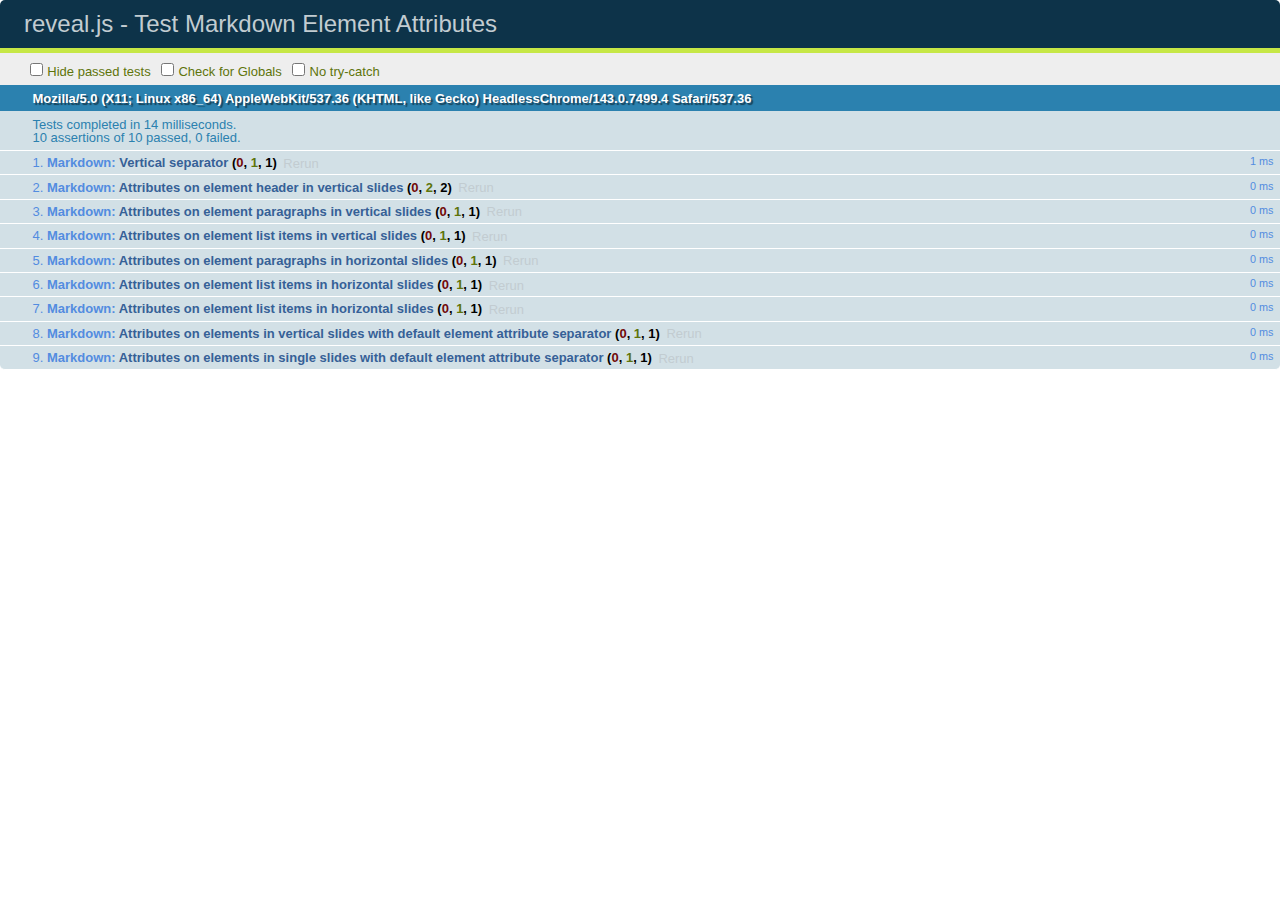
<file: reveal.js/test/test-markdown-element-attributes.html>
<!doctype html>
<html lang="en">

	<head>
		<meta charset="utf-8">

		<title>reveal.js - Test Markdown Element Attributes</title>

		<link rel="stylesheet" href="../css/reveal.min.css">
		<link rel="stylesheet" href="qunit-1.12.0.css">
	</head>

	<body style="overflow: auto;">

		<div id="qunit"></div>
		<div id="qunit-fixture"></div>

		<div class="reveal" style="display: none;">

			<div class="slides">

				<!-- <section data-markdown="example.md" data-separator="^\n\n\n" data-vertical="^\n\n"></section> -->

				<!-- Slides are separated by newline + three dashes + newline, vertical slides identical but two dashes -->
				<section data-markdown data-separator="^\n---\n$" data-vertical="^\n--\n$" data-element-attributes="{_\s*?([^}]+?)}">>
					<script type="text/template">
						## Slide 1.1
						<!-- {_class="fragment fade-out" data-fragment-index="1"} -->

						--

						## Slide 1.2
						<!-- {_class="fragment shrink"} -->

						Paragraph 1
						<!-- {_class="fragment grow"} -->

						Paragraph 2
						<!-- {_class="fragment grow"} -->

						- list item 1 <!-- {_class="fragment roll-in"} -->
						- list item 2 <!-- {_class="fragment roll-in"} -->
						- list item 3 <!-- {_class="fragment roll-in"} -->


						---

						## Slide 2


						Paragraph 1.2  
						multi-line <!-- {_class="fragment highlight-red"} -->

						Paragraph 2.2 <!-- {_class="fragment highlight-red"} -->

						Paragraph 2.3 <!-- {_class="fragment highlight-red"} -->

						Paragraph 2.4 <!-- {_class="fragment highlight-red"} -->

						- list item 1 <!-- {_class="fragment highlight-green"} -->
						- list item 2<!-- {_class="fragment highlight-green"} -->
						- list item 3<!-- {_class="fragment highlight-green"} -->
						- list item 4
						<!-- {_class="fragment highlight-green"} -->
						- list item 5<!-- {_class="fragment highlight-green"} -->

						Test

						![Example Picture](examples/assets/image2.png)
						<!-- {_class="reveal stretch"} -->

					</script>
				</section>



				<section 	data-markdown data-separator="^\n\n\n"
									data-vertical="^\n\n"
									data-notes="^Note:"
									data-charset="utf-8">
					<script type="text/template">
						# Test attributes in Markdown with default separator
						## Slide 1 Def <!-- .element: class="fragment highlight-red" data-fragment-index="1" -->


						## Slide 2 Def
						<!-- .element: class="fragment highlight-red" -->

					</script>
				</section>

				<section data-markdown>
				  <script type="text/template">
					## Hello world
					A paragraph
					<!-- .element: class="fragment highlight-blue" -->
				  </script>
				</section>

				<section data-markdown>
				  <script type="text/template">
					## Hello world

					Multiple  
					Line
					<!-- .element: class="fragment highlight-blue" -->
				  </script>
				</section>

				<section data-markdown>
				  <script type="text/template">
					## Hello world

					Test<!-- .element: class="fragment highlight-blue" -->

					More Test
				  </script>
				</section>


			</div>

		</div>

		<script src="../lib/js/head.min.js"></script>
		<script src="../js/reveal.min.js"></script>
		<script src="../plugin/markdown/marked.js"></script>
		<script src="../plugin/markdown/markdown.js"></script>
		<script src="qunit-1.12.0.js"></script>

		<script src="test-markdown-element-attributes.js"></script>

	</body>
</html>
</file>
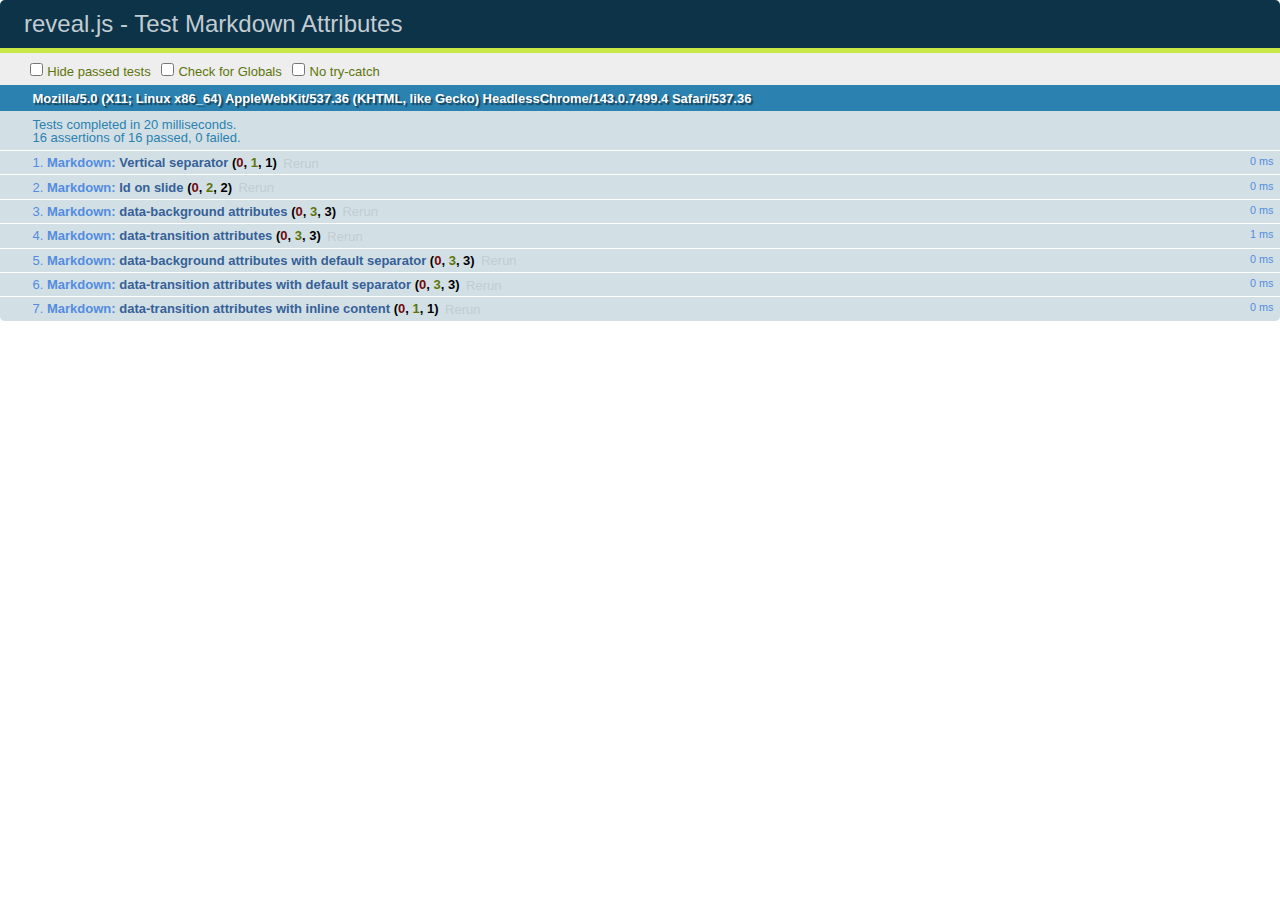
<file: reveal.js/test/test-markdown-slide-attributes.html>
<!doctype html>
<html lang="en">

	<head>
		<meta charset="utf-8">

		<title>reveal.js - Test Markdown Attributes</title>

		<link rel="stylesheet" href="../css/reveal.min.css">
		<link rel="stylesheet" href="qunit-1.12.0.css">
	</head>

	<body style="overflow: auto;">

		<div id="qunit"></div>
		<div id="qunit-fixture"></div>

		<div class="reveal" style="display: none;">

			<div class="slides">

				<!-- <section data-markdown="example.md" data-separator="^\n\n\n" data-vertical="^\n\n"></section> -->

				<!-- Slides are separated by three lines, vertical slides by two lines, attributes are one any line starting with (spaces and) two dashes -->
				<section 	data-markdown data-separator="^\n\n\n"
									data-vertical="^\n\n"
									data-notes="^Note:"
									data-attributes="--\s(.*?)$"
									data-charset="utf-8">
					<script type="text/template">
						# Test attributes in Markdown
						## Slide 1



						## Slide 2
						<!-- -- id="slide2" data-transition="zoom" data-background="#A0C66B" -->


						## Slide 2.1
						<!-- -- data-background="#ff0000" data-transition="fade" -->


						## Slide 2.2
						[Link to Slide2](#/slide2)



						## Slide 3
						<!-- -- data-transition="zoom" data-background="#C6916B" -->



						## Slide 4
					</script>
				</section>

				<section 	data-markdown data-separator="^\n\n\n"
									data-vertical="^\n\n"
									data-notes="^Note:"
									data-charset="utf-8">
					<script type="text/template">
						# Test attributes in Markdown with default separator
						## Slide 1 Def



						## Slide 2 Def
						<!-- .slide: id="slide2def" data-transition="concave" data-background="#A7C66B" -->


						## Slide 2.1 Def
						<!-- .slide: data-background="#f70000" data-transition="page" -->


						## Slide 2.2 Def
						[Link to Slide2](#/slide2def)



						## Slide 3 Def
						<!-- .slide: data-transition="concave" data-background="#C7916B" -->



						## Slide 4
					</script>
				</section>

				<section data-markdown>
					<script type="text/template">
						<!-- .slide: data-background="#ff0000" -->
						## Hello world
					</script>
				</section>

				<section data-markdown>
					<script type="text/template">
						## Hello world
						<!-- .slide: data-background="#ff0000" -->
					</script>
				</section>

				<section data-markdown>
					<script type="text/template">
						## Hello world

						Test
						<!-- .slide: data-background="#ff0000" -->

						More Test
					</script>
				</section>

			</div>

		</div>

		<script src="../lib/js/head.min.js"></script>
		<script src="../js/reveal.min.js"></script>
		<script src="../plugin/markdown/marked.js"></script>
		<script src="../plugin/markdown/markdown.js"></script>
		<script src="qunit-1.12.0.js"></script>

		<script src="test-markdown-slide-attributes.js"></script>

	</body>
</html>
</file>
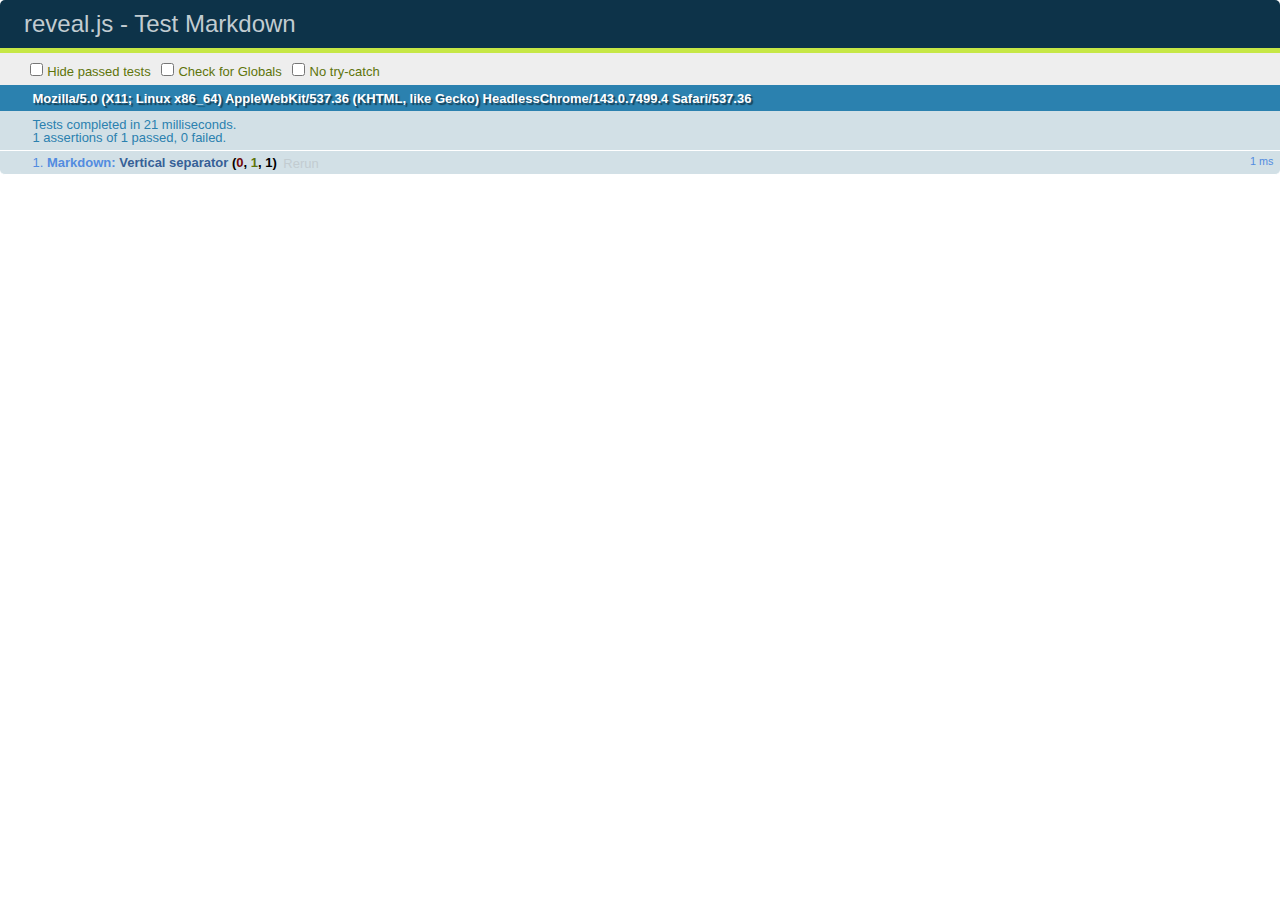
<file: reveal.js/test/test-markdown.html>
<!doctype html>
<html lang="en">

	<head>
		<meta charset="utf-8">

		<title>reveal.js - Test Markdown</title>

		<link rel="stylesheet" href="../css/reveal.min.css">
		<link rel="stylesheet" href="qunit-1.12.0.css">
	</head>

	<body style="overflow: auto;">

		<div id="qunit"></div>
  		<div id="qunit-fixture"></div>

		<div class="reveal" style="display: none;">

			<div class="slides">

				<!-- <section data-markdown="example.md" data-separator="^\n\n\n" data-vertical="^\n\n"></section> -->

				<!-- Slides are separated by newline + three dashes + newline, vertical slides identical but two dashes -->
				<section data-markdown data-separator="^\n---\n$" data-vertical="^\n--\n$">
					<script type="text/template">
						## Slide 1.1

						--

						## Slide 1.2

						---

						## Slide 2
					</script>
				</section>

			</div>

		</div>

		<script src="../lib/js/head.min.js"></script>
		<script src="../js/reveal.min.js"></script>
		<script src="../plugin/markdown/marked.js"></script>
		<script src="../plugin/markdown/markdown.js"></script>
		<script src="qunit-1.12.0.js"></script>

		<script src="test-markdown.js"></script>

	</body>
</html>
</file>
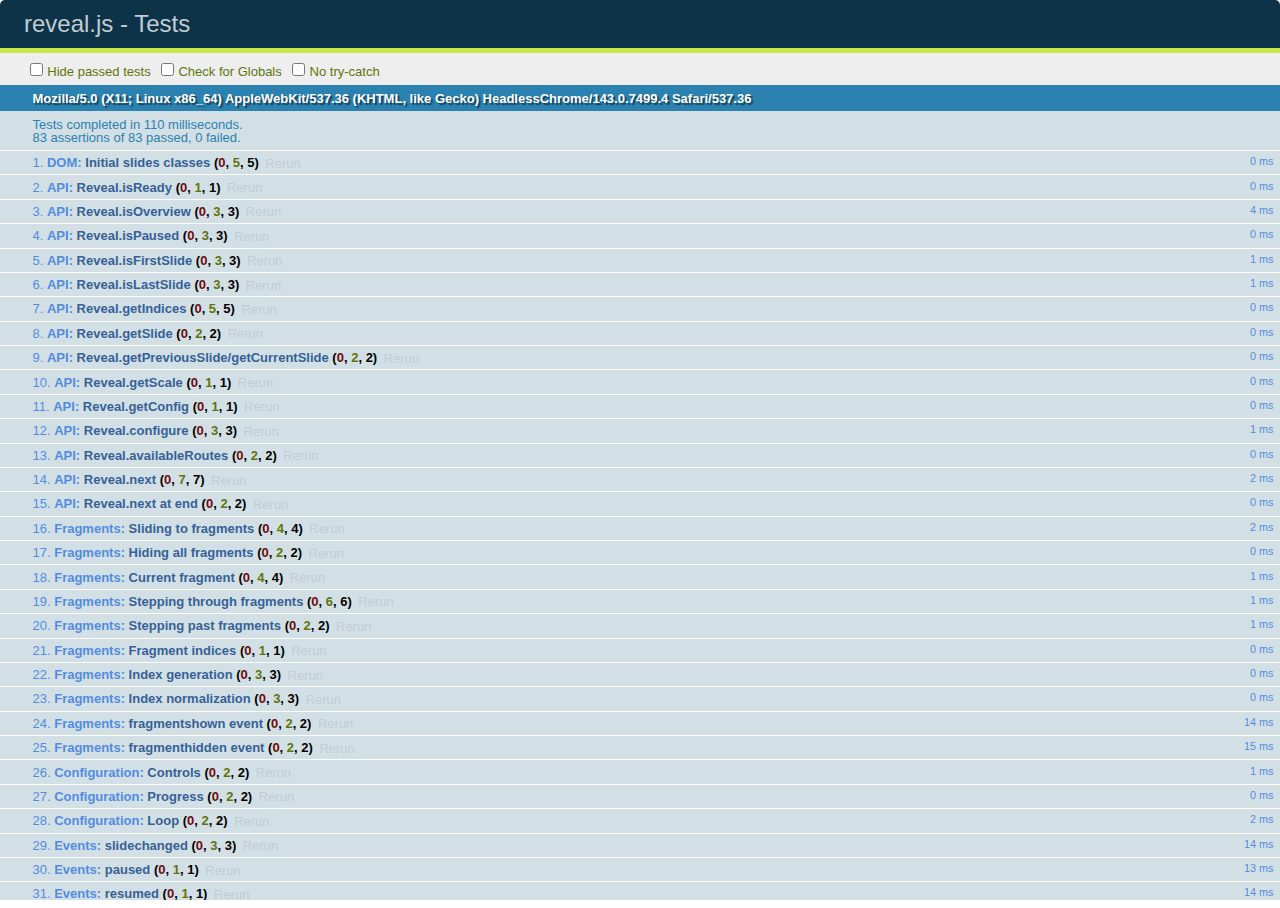
<file: reveal.js/test/test.html>
<!doctype html>
<html lang="en">

	<head>
		<meta charset="utf-8">

		<title>reveal.js - Tests</title>

		<link rel="stylesheet" href="../css/reveal.min.css">
		<link rel="stylesheet" href="qunit-1.12.0.css">
	</head>

	<body style="overflow: auto;">

		<div id="qunit"></div>
  		<div id="qunit-fixture"></div>

		<div class="reveal" style="display: none;">

			<div class="slides">

				<section>
					<h1>1</h1>
				</section>

				<section>
					<section>
						<h1>2.1</h1>
					</section>
					<section>
						<h1>2.2</h1>
					</section>
					<section>
						<h1>2.3</h1>
					</section>
				</section>

				<section id="fragment-slides">
					<section>
						<h1>3.1</h1>
						<ul>
							<li class="fragment">4.1</li>
							<li class="fragment">4.2</li>
							<li class="fragment">4.3</li>
						</ul>
					</section>

					<section>
						<h1>3.2</h1>
						<ul>
							<li class="fragment" data-fragment-index="0">4.1</li>
							<li class="fragment" data-fragment-index="0">4.2</li>
						</ul>
					</section>

					<section>
						<h1>3.3</h1>
						<ul>
							<li class="fragment" data-fragment-index="1">3.3.1</li>
							<li class="fragment" data-fragment-index="4">3.3.2</li>
							<li class="fragment" data-fragment-index="4">3.3.3</li>
						</ul>
					</section>
				</section>

				<section>
					<h1>4</h1>
				</section>

			</div>

		</div>

		<script src="../lib/js/head.min.js"></script>
		<script src="../js/reveal.min.js"></script>
		<script src="qunit-1.12.0.js"></script>

		<script src="test.js"></script>

	</body>
</html>
</file>
<file: LikeLegos/reveal.js/css/theme/simple.css>
@import url(https://fonts.googleapis.com/css?family=News+Cycle:400,700);
@import url(https://fonts.googleapis.com/css?family=Lato:400,700,400italic,700italic);
/**
 * A simple theme for reveal.js presentations, similar
 * to the default theme. The accent color is darkblue.
 *
 * This theme is Copyright (C) 2012 Owen Versteeg, https://github.com/StereotypicalApps. It is MIT licensed.
 * reveal.js is Copyright (C) 2011-2012 Hakim El Hattab, http://hakim.se
 */
/*********************************************
 * GLOBAL STYLES
 *********************************************/
body {
  background: white;
  background-color: white; }

.reveal {
  font-family: "Lato", sans-serif;
  font-size: 36px;
  font-weight: normal;
  letter-spacing: -0.02em;
  color: black; }

::selection {
  color: white;
  background: rgba(0, 0, 0, 0.99);
  text-shadow: none; }

/*********************************************
 * HEADERS
 *********************************************/
.reveal h1,
.reveal h2,
.reveal h3,
.reveal h4,
.reveal h5,
.reveal h6 {
  margin: 0 0 20px 0;
  color: black;
  font-family: "News Cycle", Impact, sans-serif;
  line-height: 0.9em;
  letter-spacing: 0.02em;
  text-transform: none;
  text-shadow: none; }

.reveal h1 {
  text-shadow: 0px 0px 6px rgba(0, 0, 0, 0.2); }

/*********************************************
 * LINKS
 *********************************************/
.reveal a:not(.image) {
  color: darkblue;
  text-decoration: none;
  -webkit-transition: color .15s ease;
  -moz-transition: color .15s ease;
  -ms-transition: color .15s ease;
  -o-transition: color .15s ease;
  transition: color .15s ease; }

.reveal a:not(.image):hover {
  color: #0000f1;
  text-shadow: none;
  border: none; }

.reveal .roll span:after {
  color: #fff;
  background: #00003f; }

/*********************************************
 * IMAGES
 *********************************************/
.reveal section img {
  margin: 15px 0px;
  background: rgba(255, 255, 255, 0.12);
  border: 4px solid black;
  box-shadow: 0 0 10px rgba(0, 0, 0, 0.15);
  -webkit-transition: all .2s linear;
  -moz-transition: all .2s linear;
  -ms-transition: all .2s linear;
  -o-transition: all .2s linear;
  transition: all .2s linear; }

.reveal a:hover img {
  background: rgba(255, 255, 255, 0.2);
  border-color: darkblue;
  box-shadow: 0 0 20px rgba(0, 0, 0, 0.55); }

/*********************************************
 * NAVIGATION CONTROLS
 *********************************************/
.reveal .controls div.navigate-left,
.reveal .controls div.navigate-left.enabled {
  border-right-color: darkblue; }

.reveal .controls div.navigate-right,
.reveal .controls div.navigate-right.enabled {
  border-left-color: darkblue; }

.reveal .controls div.navigate-up,
.reveal .controls div.navigate-up.enabled {
  border-bottom-color: darkblue; }

.reveal .controls div.navigate-down,
.reveal .controls div.navigate-down.enabled {
  border-top-color: darkblue; }

.reveal .controls div.navigate-left.enabled:hover {
  border-right-color: #0000f1; }

.reveal .controls div.navigate-right.enabled:hover {
  border-left-color: #0000f1; }

.reveal .controls div.navigate-up.enabled:hover {
  border-bottom-color: #0000f1; }

.reveal .controls div.navigate-down.enabled:hover {
  border-top-color: #0000f1; }

/*********************************************
 * PROGRESS BAR
 *********************************************/
.reveal .progress {
  background: rgba(0, 0, 0, 0.2); }

.reveal .progress span {
  background: darkblue;
  -webkit-transition: width 800ms cubic-bezier(0.26, 0.86, 0.44, 0.985);
  -moz-transition: width 800ms cubic-bezier(0.26, 0.86, 0.44, 0.985);
  -ms-transition: width 800ms cubic-bezier(0.26, 0.86, 0.44, 0.985);
  -o-transition: width 800ms cubic-bezier(0.26, 0.86, 0.44, 0.985);
  transition: width 800ms cubic-bezier(0.26, 0.86, 0.44, 0.985); }

/*********************************************
 * SLIDE NUMBER
 *********************************************/
.reveal .slide-number {
  color: darkblue; }
</file>
<file: LikeLegos/reveal.js/css/print/pdf.css>
/* Default Print Stylesheet Template
   by Rob Glazebrook of CSSnewbie.com
   Last Updated: June 4, 2008

   Feel free (nay, compelled) to edit, append, and
   manipulate this file as you see fit. */


/* SECTION 1: Set default width, margin, float, and
   background. This prevents elements from extending
   beyond the edge of the printed page, and prevents
   unnecessary background images from printing */

* {
	-webkit-print-color-adjust: exact;
}

body {
	font-size: 18pt;
	width: 297mm;
	height: 229mm;
	margin: 0 auto !important;
	border: 0;
	padding: 0;
	float: none !important;
	overflow: visible;
}

html {
	width: 100%;
	height: 100%;
	overflow: visible;
}

@page {
	size: letter landscape;
	margin: 0;
}

/* SECTION 2: Remove any elements not needed in print.
   This would include navigation, ads, sidebars, etc. */
.nestedarrow,
.controls,
.reveal .progress,
.reveal.overview,
.fork-reveal,
.share-reveal,
.state-background {
	display: none !important;
}

/* SECTION 3: Set body font face, size, and color.
   Consider using a serif font for readability. */
body, p, td, li, div {
	font-size: 18pt;
}

/* SECTION 4: Set heading font face, sizes, and color.
   Differentiate your headings from your body text.
   Perhaps use a large sans-serif for distinction. */
h1,h2,h3,h4,h5,h6 {
	text-shadow: 0 0 0 #000 !important;
}

/* SECTION 5: Make hyperlinks more usable.
   Ensure links are underlined, and consider appending
   the URL to the end of the link for usability. */
a:link,
a:visited {
	font-weight: normal;
	text-decoration: underline;
}

.reveal pre code {
	overflow: hidden !important;
	font-family: monospace !important;
}


/* SECTION 6: more reveal.js specific additions by @skypanther */
ul, ol, div, p {
	visibility: visible;
	position: static;
	width: auto;
	height: auto;
	display: block;
	overflow: visible;
	margin: auto;
}
.reveal {
	width: auto !important;
	height: auto !important;
	overflow: hidden !important;
}
.reveal .slides {
	position: static;
	width: 100%;
	height: auto;

	left: auto;
	top: auto;
	margin: 0 !important;
	padding: 0 !important;

	overflow: visible;
	display: block;

	text-align: center;

	-webkit-perspective: none;
	   -moz-perspective: none;
	    -ms-perspective: none;
	        perspective: none;

	-webkit-perspective-origin: 50% 50%; /* there isn't a none/auto value but 50-50 is the default */
	   -moz-perspective-origin: 50% 50%;
	    -ms-perspective-origin: 50% 50%;
	        perspective-origin: 50% 50%;
}
.reveal .slides section {

	page-break-after: always !important;

	visibility: visible !important;
	position: relative !important;
	width: 100% !important;
	height: 229mm !important;
	min-height: 229mm !important;
	display: block !important;
	overflow: hidden !important;

	left: 0 !important;
	top: 0 !important;
	margin: 0 !important;
	padding: 2cm 2cm 0 2cm !important;
	box-sizing: border-box !important;

	opacity: 1 !important;

	-webkit-transform-style: flat !important;
	   -moz-transform-style: flat !important;
	    -ms-transform-style: flat !important;
	        transform-style: flat !important;

	-webkit-transform: none !important;
	   -moz-transform: none !important;
	    -ms-transform: none !important;
	        transform: none !important;
}
.reveal section.stack {
	margin: 0 !important;
	padding: 0 !important;
	page-break-after: avoid !important;
	height: auto !important;
	min-height: auto !important;
}
.reveal .absolute-element {
	margin-left: 2.2cm;
	margin-top: 1.8cm;
}
.reveal section .fragment {
	opacity: 1 !important;
	visibility: visible !important;

	-webkit-transform: none !important;
	   -moz-transform: none !important;
	    -ms-transform: none !important;
	        transform: none !important;
}
.reveal section .slide-background {
	position: absolute;
	top: 0;
	left: 0;
	width: 100%;
	z-index: 0;
}
.reveal section>* {
	position: relative;
	z-index: 1;
}
.reveal img {
	box-shadow: none;
}
.reveal .roll {
	overflow: visible;
	line-height: 1em;
}
.reveal small a {
	font-size: 16pt !important;
}
</file>
<file: LikeLegos/highlight.js/styles/solarized_light.css>
/*

Orginal Style from ethanschoonover.com/solarized (c) Jeremy Hull <sourdrums@gmail.com>

*/

.hljs {
  display: block;
  padding: 0.5em;
  background: #fdf6e3;
  color: #657b83;
}

.hljs-comment,
.hljs-template_comment,
.diff .hljs-header,
.hljs-doctype,
.hljs-pi,
.lisp .hljs-string,
.hljs-javadoc {
  color: #93a1a1;
}

/* Solarized Green */
.hljs-keyword,
.hljs-winutils,
.method,
.hljs-addition,
.css .hljs-tag,
.hljs-request,
.hljs-status,
.nginx .hljs-title {
  color: #859900;
}

/* Solarized Cyan */
.hljs-number,
.hljs-command,
.hljs-string,
.hljs-tag .hljs-value,
.hljs-rules .hljs-value,
.hljs-phpdoc,
.tex .hljs-formula,
.hljs-regexp,
.hljs-hexcolor,
.hljs-link_url {
  color: #2aa198;
}

/* Solarized Blue */
.hljs-title,
.hljs-localvars,
.hljs-chunk,
.hljs-decorator,
.hljs-built_in,
.hljs-identifier,
.vhdl .hljs-literal,
.hljs-id,
.css .hljs-function {
  color: #268bd2;
}

/* Solarized Yellow */
.hljs-attribute,
.hljs-variable,
.lisp .hljs-body,
.smalltalk .hljs-number,
.hljs-constant,
.hljs-class .hljs-title,
.hljs-parent,
.haskell .hljs-type,
.hljs-link_reference {
  color: #b58900;
}

/* Solarized Orange */
.hljs-preprocessor,
.hljs-preprocessor .hljs-keyword,
.hljs-pragma,
.hljs-shebang,
.hljs-symbol,
.hljs-symbol .hljs-string,
.diff .hljs-change,
.hljs-special,
.hljs-attr_selector,
.hljs-subst,
.hljs-cdata,
.clojure .hljs-title,
.css .hljs-pseudo,
.hljs-header {
  color: #cb4b16;
}

/* Solarized Red */
.hljs-deletion,
.hljs-important {
  color: #dc322f;
}

/* Solarized Violet */
.hljs-link_label {
  color: #6c71c4;
}

.tex .hljs-formula {
  background: #eee8d5;
}
</file>
<file: LikeLegos/reveal.js/css/reveal.css>
@charset "UTF-8";

/*!
 * reveal.js
 * http://lab.hakim.se/reveal-js
 * MIT licensed
 *
 * Copyright (C) 2013 Hakim El Hattab, http://hakim.se
 */


/*********************************************
 * RESET STYLES
 *********************************************/

html, body, .reveal div, .reveal span, .reveal applet, .reveal object, .reveal iframe,
.reveal h1, .reveal h2, .reveal h3, .reveal h4, .reveal h5, .reveal h6, .reveal p, .reveal blockquote, .reveal pre,
.reveal a, .reveal abbr, .reveal acronym, .reveal address, .reveal big, .reveal cite, .reveal code,
.reveal del, .reveal dfn, .reveal em, .reveal img, .reveal ins, .reveal kbd, .reveal q, .reveal s, .reveal samp,
.reveal small, .reveal strike, .reveal strong, .reveal sub, .reveal sup, .reveal tt, .reveal var,
.reveal b, .reveal u, .reveal i, .reveal center,
.reveal dl, .reveal dt, .reveal dd, .reveal ol, .reveal ul, .reveal li,
.reveal fieldset, .reveal form, .reveal label, .reveal legend,
.reveal table, .reveal caption, .reveal tbody, .reveal tfoot, .reveal thead, .reveal tr, .reveal th, .reveal td,
.reveal article, .reveal aside, .reveal canvas, .reveal details, .reveal embed,
.reveal figure, .reveal figcaption, .reveal footer, .reveal header, .reveal hgroup,
.reveal menu, .reveal nav, .reveal output, .reveal ruby, .reveal section, .reveal summary,
.reveal time, .reveal mark, .reveal audio, video {
	margin: 0;
	padding: 0;
	border: 0;
	font-size: 100%;
	font: inherit;
	vertical-align: baseline;
}

.reveal article, .reveal aside, .reveal details, .reveal figcaption, .reveal figure,
.reveal footer, .reveal header, .reveal hgroup, .reveal menu, .reveal nav, .reveal section {
	display: block;
}


/*********************************************
 * GLOBAL STYLES
 *********************************************/

html,
body {
	width: 100%;
	height: 100%;
	overflow: hidden;
}

body {
	position: relative;
	line-height: 1;
}

::selection {
	background: #FF5E99;
	color: #fff;
	text-shadow: none;
}


/*********************************************
 * HEADERS
 *********************************************/

.reveal h1,
.reveal h2,
.reveal h3,
.reveal h4,
.reveal h5,
.reveal h6 {
	-webkit-hyphens: auto;
	   -moz-hyphens: auto;
	        hyphens: auto;

	word-wrap: break-word;
	line-height: 1;
}

.reveal h1 { font-size: 2.11em; text-align: center; margin-bottom: 15px;}
.reveal h2 { font-size: 1.55em;	text-align: center; margin-bottom: 15px;}
.reveal h3 { font-size: 1em;   	text-align: center; margin-bottom: 15px;}
.reveal h4 { font-size: .55em;	text-align: center; margin-bottom: 15px;}


/*********************************************
 * VIEW FRAGMENTS
 *********************************************/

.reveal .slides section .fragment {
	opacity: 0;

	-webkit-transition: all .2s ease;
	   -moz-transition: all .2s ease;
	    -ms-transition: all .2s ease;
	     -o-transition: all .2s ease;
	        transition: all .2s ease;
}
	.reveal .slides section .fragment.visible {
		opacity: 1;
	}

.reveal .slides section .fragment.grow {
	opacity: 1;
}
	.reveal .slides section .fragment.grow.visible {
		-webkit-transform: scale( 1.3 );
		   -moz-transform: scale( 1.3 );
		    -ms-transform: scale( 1.3 );
		     -o-transform: scale( 1.3 );
		        transform: scale( 1.3 );
	}

.reveal .slides section .fragment.shrink {
	opacity: 1;
}
	.reveal .slides section .fragment.shrink.visible {
		-webkit-transform: scale( 0.7 );
		   -moz-transform: scale( 0.7 );
		    -ms-transform: scale( 0.7 );
		     -o-transform: scale( 0.7 );
		        transform: scale( 0.7 );
	}

.reveal .slides section .fragment.zoom-in {
	opacity: 0;

	-webkit-transform: scale( 0.1 );
	   -moz-transform: scale( 0.1 );
	    -ms-transform: scale( 0.1 );
	     -o-transform: scale( 0.1 );
	        transform: scale( 0.1 );
}

	.reveal .slides section .fragment.zoom-in.visible {
		opacity: 1;

		-webkit-transform: scale( 1 );
		   -moz-transform: scale( 1 );
		    -ms-transform: scale( 1 );
		     -o-transform: scale( 1 );
		        transform: scale( 1 );
	}

.reveal .slides section .fragment.roll-in {
	opacity: 0;

	-webkit-transform: rotateX( 90deg );
	   -moz-transform: rotateX( 90deg );
	    -ms-transform: rotateX( 90deg );
	     -o-transform: rotateX( 90deg );
	        transform: rotateX( 90deg );
}
	.reveal .slides section .fragment.roll-in.visible {
		opacity: 1;

		-webkit-transform: rotateX( 0 );
		   -moz-transform: rotateX( 0 );
		    -ms-transform: rotateX( 0 );
		     -o-transform: rotateX( 0 );
		        transform: rotateX( 0 );
	}

.reveal .slides section .fragment.fade-out {
	opacity: 1;
}
	.reveal .slides section .fragment.fade-out.visible {
		opacity: 0;
	}

.reveal .slides section .fragment.semi-fade-out {
	opacity: 1;
}
	.reveal .slides section .fragment.semi-fade-out.visible {
		opacity: 0.5;
	}

.reveal .slides section .fragment.current-visible {
	opacity:0;
}

.reveal .slides section .fragment.current-visible.current-fragment {
	opacity:1;
}

.reveal .slides section .fragment.highlight-red,
.reveal .slides section .fragment.highlight-current-red,
.reveal .slides section .fragment.highlight-green,
.reveal .slides section .fragment.highlight-current-green,
.reveal .slides section .fragment.highlight-blue,
.reveal .slides section .fragment.highlight-current-blue {
	opacity: 1;
}
	.reveal .slides section .fragment.highlight-red.visible {
		color: #ff2c2d
	}
	.reveal .slides section .fragment.highlight-green.visible {
		color: #17ff2e;
	}
	.reveal .slides section .fragment.highlight-blue.visible {
		color: #1b91ff;
	}

.reveal .slides section .fragment.highlight-current-red.current-fragment {
	color: #ff2c2d
}
.reveal .slides section .fragment.highlight-current-green.current-fragment {
	color: #17ff2e;
}
.reveal .slides section .fragment.highlight-current-blue.current-fragment {
	color: #1b91ff;
}


/*********************************************
 * DEFAULT ELEMENT STYLES
 *********************************************/

/* Fixes issue in Chrome where italic fonts did not appear when printing to PDF */
.reveal:after {
  content: '';
  font-style: italic;
}

.reveal iframe {
	z-index: 1;
}

/* Ensure certain elements are never larger than the slide itself */
.reveal img,
.reveal video,
.reveal iframe {
	max-width: 95%;
	max-height: 95%;
}

/** Prevents layering issues in certain browser/transition combinations */
.reveal a {
	position: relative;
}

.reveal strong,
.reveal b {
	font-weight: bold;
}

.reveal em,
.reveal i {
	font-style: italic;
}

.reveal ol,
.reveal ul {
	display: inline-block;

	text-align: left;
	margin: 0 0 0 1em;
}

.reveal ol {
	list-style-type: decimal;
}

.reveal ul {
	list-style-type: disc;
}

.reveal ul ul {
	list-style-type: square;
}

.reveal ul ul ul {
	list-style-type: circle;
}

.reveal ul ul,
.reveal ul ol,
.reveal ol ol,
.reveal ol ul {
	display: block;
	margin-left: 40px;
}

.reveal p {
	margin-bottom: 10px;
	line-height: 1.2em;
}

.reveal q,
.reveal blockquote {
	quotes: none;
}

.reveal blockquote {
	display: block;
	position: relative;
	width: 70%;
	margin: 5px auto;
	padding: 5px;

	font-style: italic;
	background: rgba(255, 255, 255, 0.05);
	box-shadow: 0px 0px 2px rgba(0,0,0,0.2);
}
	.reveal blockquote p:first-child,
	.reveal blockquote p:last-child {
		display: inline-block;
	}

.reveal q {
	font-style: italic;
}

.reveal pre {
	display: block;
	position: relative;
	width: 115%;
	margin: 15px auto;

	text-align: left;
	font-size: 0.90em;
	font-family: monospace;
	line-height: 1.10em;

	word-wrap: break-word;

	box-shadow: 0px 0px 6px rgba(0,0,0,0.3);
}
.reveal code {
	font-size: 0.90em;
	font-family: monospace;
    color: black;
}
.reveal pre code {
	padding: 5px;
	overflow: auto;
	max-height: 500px;
	word-wrap: normal;
}
.reveal pre.stretch code {
	height: 100%;
	max-height: 100%;

	-webkit-box-sizing: border-box;
	   -moz-box-sizing: border-box;
	        box-sizing: border-box;
}

.reveal table th,
.reveal table td {
	text-align: left;
	padding-right: .3em;
}

.reveal table th {
	font-weight: bold;
}

.reveal sup {
	vertical-align: super;
}
.reveal sub {
	vertical-align: sub;
}

.reveal small {
	display: inline-block;
	font-size: 0.6em;
	line-height: 1.2em;
	vertical-align: top;
}

.reveal small * {
	vertical-align: top;
}

.reveal .stretch {
	max-width: none;
	max-height: none;
}


/*********************************************
 * CONTROLS
 *********************************************/

.reveal .controls {
	display: none;
	position: fixed;
	width: 110px;
	height: 110px;
	z-index: 30;
	right: 10px;
	bottom: 10px;
}

.reveal .controls div {
	position: absolute;
	opacity: 0.05;
	width: 0;
	height: 0;
	border: 12px solid transparent;

	-moz-transform: scale(.9999);

	-webkit-transition: all 0.2s ease;
	   -moz-transition: all 0.2s ease;
	    -ms-transition: all 0.2s ease;
	     -o-transition: all 0.2s ease;
	        transition: all 0.2s ease;
}

.reveal .controls div.enabled {
	opacity: 0.7;
	cursor: pointer;
}

.reveal .controls div.enabled:active {
	margin-top: 1px;
}

	.reveal .controls div.navigate-left {
		top: 42px;

		border-right-width: 22px;
		border-right-color: #eee;
	}
		.reveal .controls div.navigate-left.fragmented {
			opacity: 0.3;
		}

	.reveal .controls div.navigate-right {
		left: 74px;
		top: 42px;

		border-left-width: 22px;
		border-left-color: #eee;
	}
		.reveal .controls div.navigate-right.fragmented {
			opacity: 0.3;
		}

	.reveal .controls div.navigate-up {
		left: 42px;

		border-bottom-width: 22px;
		border-bottom-color: #eee;
	}
		.reveal .controls div.navigate-up.fragmented {
			opacity: 0.3;
		}

	.reveal .controls div.navigate-down {
		left: 42px;
		top: 74px;

		border-top-width: 22px;
		border-top-color: #eee;
	}
		.reveal .controls div.navigate-down.fragmented {
			opacity: 0.3;
		}


/*********************************************
 * PROGRESS BAR
 *********************************************/

.reveal .progress {
	position: fixed;
	display: none;
	height: 3px;
	width: 100%;
	bottom: 0;
	left: 0;
	z-index: 10;
}
	.reveal .progress:after {
		content: '';
		display: 'block';
		position: absolute;
		height: 20px;
		width: 100%;
		top: -20px;
	}
	.reveal .progress span {
		display: block;
		height: 100%;
		width: 0px;

		-webkit-transition: width 800ms cubic-bezier(0.260, 0.860, 0.440, 0.985);
		   -moz-transition: width 800ms cubic-bezier(0.260, 0.860, 0.440, 0.985);
		    -ms-transition: width 800ms cubic-bezier(0.260, 0.860, 0.440, 0.985);
		     -o-transition: width 800ms cubic-bezier(0.260, 0.860, 0.440, 0.985);
		        transition: width 800ms cubic-bezier(0.260, 0.860, 0.440, 0.985);
	}

/*********************************************
 * SLIDE NUMBER
 *********************************************/

.reveal .slide-number {
	position: fixed;
	display: block;
	right: 15px;
	bottom: 15px;
	opacity: 0.5;
	z-index: 31;
	font-size: 12px;
}

/*********************************************
 * SLIDES
 *********************************************/

.reveal {
	position: relative;
	width: 100%;
	height: 100%;

	-ms-touch-action: none;
}

.reveal .slides {
	position: absolute;
	width: 100%;
	height: 100%;
	left: 50%;
	top: 50%;

	overflow: visible;
	z-index: 1;
	text-align: justify;

	-webkit-transition: -webkit-perspective .4s ease;
	   -moz-transition: -moz-perspective .4s ease;
	    -ms-transition: -ms-perspective .4s ease;
	     -o-transition: -o-perspective .4s ease;
	        transition: perspective .4s ease;

	-webkit-perspective: 600px;
	   -moz-perspective: 600px;
	    -ms-perspective: 600px;
	        perspective: 600px;

	-webkit-perspective-origin: 0px -100px;
	   -moz-perspective-origin: 0px -100px;
	    -ms-perspective-origin: 0px -100px;
	        perspective-origin: 0px -100px;
}

.reveal .slides>section {
	-ms-perspective: 600px;
}

.reveal .slides>section,
.reveal .slides>section>section {
	display: none;
	position: absolute;
	width: 100%;
	padding: 20px 0px;

	z-index: 10;
	line-height: 1.2em;
	font-weight: inherit;

	-webkit-transform-style: preserve-3d;
	   -moz-transform-style: preserve-3d;
	    -ms-transform-style: preserve-3d;
	        transform-style: preserve-3d;

	-webkit-transition: -webkit-transform-origin 800ms cubic-bezier(0.260, 0.860, 0.440, 0.985),
						-webkit-transform 800ms cubic-bezier(0.260, 0.860, 0.440, 0.985),
						visibility 800ms cubic-bezier(0.260, 0.860, 0.440, 0.985),
						opacity 800ms cubic-bezier(0.260, 0.860, 0.440, 0.985);
	   -moz-transition: -moz-transform-origin 800ms cubic-bezier(0.260, 0.860, 0.440, 0.985),
						-moz-transform 800ms cubic-bezier(0.260, 0.860, 0.440, 0.985),
						visibility 800ms cubic-bezier(0.260, 0.860, 0.440, 0.985),
						opacity 800ms cubic-bezier(0.260, 0.860, 0.440, 0.985);
	    -ms-transition: -ms-transform-origin 800ms cubic-bezier(0.260, 0.860, 0.440, 0.985),
						-ms-transform 800ms cubic-bezier(0.260, 0.860, 0.440, 0.985),
						visibility 800ms cubic-bezier(0.260, 0.860, 0.440, 0.985),
						opacity 800ms cubic-bezier(0.260, 0.860, 0.440, 0.985);
	     -o-transition: -o-transform-origin 800ms cubic-bezier(0.260, 0.860, 0.440, 0.985),
						-o-transform 800ms cubic-bezier(0.260, 0.860, 0.440, 0.985),
						visibility 800ms cubic-bezier(0.260, 0.860, 0.440, 0.985),
						opacity 800ms cubic-bezier(0.260, 0.860, 0.440, 0.985);
	        transition: transform-origin 800ms cubic-bezier(0.260, 0.860, 0.440, 0.985),
						transform 800ms cubic-bezier(0.260, 0.860, 0.440, 0.985),
						visibility 800ms cubic-bezier(0.260, 0.860, 0.440, 0.985),
						opacity 800ms cubic-bezier(0.260, 0.860, 0.440, 0.985);
}

/* Global transition speed settings */
.reveal[data-transition-speed="fast"] .slides section {
	-webkit-transition-duration: 400ms;
	   -moz-transition-duration: 400ms;
	    -ms-transition-duration: 400ms;
	        transition-duration: 400ms;
}
.reveal[data-transition-speed="slow"] .slides section {
	-webkit-transition-duration: 1200ms;
	   -moz-transition-duration: 1200ms;
	    -ms-transition-duration: 1200ms;
	        transition-duration: 1200ms;
}

/* Slide-specific transition speed overrides */
.reveal .slides section[data-transition-speed="fast"] {
	-webkit-transition-duration: 400ms;
	   -moz-transition-duration: 400ms;
	    -ms-transition-duration: 400ms;
	        transition-duration: 400ms;
}
.reveal .slides section[data-transition-speed="slow"] {
	-webkit-transition-duration: 1200ms;
	   -moz-transition-duration: 1200ms;
	    -ms-transition-duration: 1200ms;
	        transition-duration: 1200ms;
}

.reveal .slides>section {
	left: -50%;
	top: -50%;
}

.reveal .slides>section.stack {
	padding-top: 0;
	padding-bottom: 0;
}

.reveal .slides>section.present,
.reveal .slides>section>section.present {
	display: block;
	z-index: 11;
	opacity: 1;
}

.reveal.center,
.reveal.center .slides,
.reveal.center .slides section {
	min-height: auto !important;
}

/* Don't allow interaction with invisible slides */
.reveal .slides>section.future,
.reveal .slides>section>section.future,
.reveal .slides>section.past,
.reveal .slides>section>section.past {
	pointer-events: none;
}

.reveal.overview .slides>section,
.reveal.overview .slides>section>section {
	pointer-events: auto;
}



/*********************************************
 * DEFAULT TRANSITION
 *********************************************/

.reveal .slides>section[data-transition=default].past,
.reveal .slides>section.past {
	display: block;
	opacity: 0;

	-webkit-transform: translate3d(-100%, 0, 0) rotateY(-90deg) translate3d(-100%, 0, 0);
	   -moz-transform: translate3d(-100%, 0, 0) rotateY(-90deg) translate3d(-100%, 0, 0);
	    -ms-transform: translate3d(-100%, 0, 0) rotateY(-90deg) translate3d(-100%, 0, 0);
	        transform: translate3d(-100%, 0, 0) rotateY(-90deg) translate3d(-100%, 0, 0);
}
.reveal .slides>section[data-transition=default].future,
.reveal .slides>section.future {
	display: block;
	opacity: 0;

	-webkit-transform: translate3d(100%, 0, 0) rotateY(90deg) translate3d(100%, 0, 0);
	   -moz-transform: translate3d(100%, 0, 0) rotateY(90deg) translate3d(100%, 0, 0);
	    -ms-transform: translate3d(100%, 0, 0) rotateY(90deg) translate3d(100%, 0, 0);
	        transform: translate3d(100%, 0, 0) rotateY(90deg) translate3d(100%, 0, 0);
}

.reveal .slides>section>section[data-transition=default].past,
.reveal .slides>section>section.past {
	display: block;
	opacity: 0;

	-webkit-transform: translate3d(0, -300px, 0) rotateX(70deg) translate3d(0, -300px, 0);
	   -moz-transform: translate3d(0, -300px, 0) rotateX(70deg) translate3d(0, -300px, 0);
	    -ms-transform: translate3d(0, -300px, 0) rotateX(70deg) translate3d(0, -300px, 0);
	        transform: translate3d(0, -300px, 0) rotateX(70deg) translate3d(0, -300px, 0);
}
.reveal .slides>section>section[data-transition=default].future,
.reveal .slides>section>section.future {
	display: block;
	opacity: 0;

	-webkit-transform: translate3d(0, 300px, 0) rotateX(-70deg) translate3d(0, 300px, 0);
	   -moz-transform: translate3d(0, 300px, 0) rotateX(-70deg) translate3d(0, 300px, 0);
	    -ms-transform: translate3d(0, 300px, 0) rotateX(-70deg) translate3d(0, 300px, 0);
	        transform: translate3d(0, 300px, 0) rotateX(-70deg) translate3d(0, 300px, 0);
}


/*********************************************
 * CONCAVE TRANSITION
 *********************************************/

.reveal .slides>section[data-transition=concave].past,
.reveal.concave  .slides>section.past {
	-webkit-transform: translate3d(-100%, 0, 0) rotateY(90deg) translate3d(-100%, 0, 0);
	   -moz-transform: translate3d(-100%, 0, 0) rotateY(90deg) translate3d(-100%, 0, 0);
	    -ms-transform: translate3d(-100%, 0, 0) rotateY(90deg) translate3d(-100%, 0, 0);
	        transform: translate3d(-100%, 0, 0) rotateY(90deg) translate3d(-100%, 0, 0);
}
.reveal .slides>section[data-transition=concave].future,
.reveal.concave .slides>section.future {
	-webkit-transform: translate3d(100%, 0, 0) rotateY(-90deg) translate3d(100%, 0, 0);
	   -moz-transform: translate3d(100%, 0, 0) rotateY(-90deg) translate3d(100%, 0, 0);
	    -ms-transform: translate3d(100%, 0, 0) rotateY(-90deg) translate3d(100%, 0, 0);
	        transform: translate3d(100%, 0, 0) rotateY(-90deg) translate3d(100%, 0, 0);
}

.reveal .slides>section>section[data-transition=concave].past,
.reveal.concave .slides>section>section.past {
	-webkit-transform: translate3d(0, -80%, 0) rotateX(-70deg) translate3d(0, -80%, 0);
	   -moz-transform: translate3d(0, -80%, 0) rotateX(-70deg) translate3d(0, -80%, 0);
	    -ms-transform: translate3d(0, -80%, 0) rotateX(-70deg) translate3d(0, -80%, 0);
	        transform: translate3d(0, -80%, 0) rotateX(-70deg) translate3d(0, -80%, 0);
}
.reveal .slides>section>section[data-transition=concave].future,
.reveal.concave .slides>section>section.future {
	-webkit-transform: translate3d(0, 80%, 0) rotateX(70deg) translate3d(0, 80%, 0);
	   -moz-transform: translate3d(0, 80%, 0) rotateX(70deg) translate3d(0, 80%, 0);
	    -ms-transform: translate3d(0, 80%, 0) rotateX(70deg) translate3d(0, 80%, 0);
	        transform: translate3d(0, 80%, 0) rotateX(70deg) translate3d(0, 80%, 0);
}


/*********************************************
 * ZOOM TRANSITION
 *********************************************/

.reveal .slides>section[data-transition=zoom],
.reveal.zoom .slides>section {
	-webkit-transition-timing-function: ease;
	   -moz-transition-timing-function: ease;
	    -ms-transition-timing-function: ease;
	     -o-transition-timing-function: ease;
	        transition-timing-function: ease;
}

.reveal .slides>section[data-transition=zoom].past,
.reveal.zoom .slides>section.past {
	opacity: 0;
	visibility: hidden;

	-webkit-transform: scale(16);
	   -moz-transform: scale(16);
	    -ms-transform: scale(16);
	     -o-transform: scale(16);
	        transform: scale(16);
}
.reveal .slides>section[data-transition=zoom].future,
.reveal.zoom .slides>section.future {
	opacity: 0;
	visibility: hidden;

	-webkit-transform: scale(0.2);
	   -moz-transform: scale(0.2);
	    -ms-transform: scale(0.2);
	     -o-transform: scale(0.2);
	        transform: scale(0.2);
}

.reveal .slides>section>section[data-transition=zoom].past,
.reveal.zoom .slides>section>section.past {
	-webkit-transform: translate(0, -150%);
	   -moz-transform: translate(0, -150%);
	    -ms-transform: translate(0, -150%);
	     -o-transform: translate(0, -150%);
	        transform: translate(0, -150%);
}
.reveal .slides>section>section[data-transition=zoom].future,
.reveal.zoom .slides>section>section.future {
	-webkit-transform: translate(0, 150%);
	   -moz-transform: translate(0, 150%);
	    -ms-transform: translate(0, 150%);
	     -o-transform: translate(0, 150%);
	        transform: translate(0, 150%);
}


/*********************************************
 * LINEAR TRANSITION
 *********************************************/

.reveal.linear section {
	-webkit-backface-visibility: hidden;
	   -moz-backface-visibility: hidden;
	    -ms-backface-visibility: hidden;
	        backface-visibility: hidden;
}

.reveal .slides>section[data-transition=linear].past,
.reveal.linear .slides>section.past {
	-webkit-transform: translate(-150%, 0);
	   -moz-transform: translate(-150%, 0);
	    -ms-transform: translate(-150%, 0);
	     -o-transform: translate(-150%, 0);
	        transform: translate(-150%, 0);
}
.reveal .slides>section[data-transition=linear].future,
.reveal.linear .slides>section.future {
	-webkit-transform: translate(150%, 0);
	   -moz-transform: translate(150%, 0);
	    -ms-transform: translate(150%, 0);
	     -o-transform: translate(150%, 0);
	        transform: translate(150%, 0);
}

.reveal .slides>section>section[data-transition=linear].past,
.reveal.linear .slides>section>section.past {
	-webkit-transform: translate(0, -150%);
	   -moz-transform: translate(0, -150%);
	    -ms-transform: translate(0, -150%);
	     -o-transform: translate(0, -150%);
	        transform: translate(0, -150%);
}
.reveal .slides>section>section[data-transition=linear].future,
.reveal.linear .slides>section>section.future {
	-webkit-transform: translate(0, 150%);
	   -moz-transform: translate(0, 150%);
	    -ms-transform: translate(0, 150%);
	     -o-transform: translate(0, 150%);
	        transform: translate(0, 150%);
}


/*********************************************
 * CUBE TRANSITION
 *********************************************/

.reveal.cube .slides {
	-webkit-perspective: 1300px;
	   -moz-perspective: 1300px;
	    -ms-perspective: 1300px;
	        perspective: 1300px;
}

.reveal.cube .slides section {
	padding: 30px;
	min-height: 700px;

	-webkit-backface-visibility: hidden;
	   -moz-backface-visibility: hidden;
	    -ms-backface-visibility: hidden;
	        backface-visibility: hidden;

	-webkit-box-sizing: border-box;
	   -moz-box-sizing: border-box;
	        box-sizing: border-box;
}
	.reveal.center.cube .slides section {
		min-height: auto;
	}
	.reveal.cube .slides section:not(.stack):before {
		content: '';
		position: absolute;
		display: block;
		width: 100%;
		height: 100%;
		left: 0;
		top: 0;
		background: rgba(0,0,0,0.1);
		border-radius: 4px;

		-webkit-transform: translateZ( -20px );
		   -moz-transform: translateZ( -20px );
		    -ms-transform: translateZ( -20px );
		     -o-transform: translateZ( -20px );
		        transform: translateZ( -20px );
	}
	.reveal.cube .slides section:not(.stack):after {
		content: '';
		position: absolute;
		display: block;
		width: 90%;
		height: 30px;
		left: 5%;
		bottom: 0;
		background: none;
		z-index: 1;

		border-radius: 4px;
		box-shadow: 0px 95px 25px rgba(0,0,0,0.2);

		-webkit-transform: translateZ(-90px) rotateX( 65deg );
		   -moz-transform: translateZ(-90px) rotateX( 65deg );
		    -ms-transform: translateZ(-90px) rotateX( 65deg );
		     -o-transform: translateZ(-90px) rotateX( 65deg );
		        transform: translateZ(-90px) rotateX( 65deg );
	}

.reveal.cube .slides>section.stack {
	padding: 0;
	background: none;
}

.reveal.cube .slides>section.past {
	-webkit-transform-origin: 100% 0%;
	   -moz-transform-origin: 100% 0%;
	    -ms-transform-origin: 100% 0%;
	        transform-origin: 100% 0%;

	-webkit-transform: translate3d(-100%, 0, 0) rotateY(-90deg);
	   -moz-transform: translate3d(-100%, 0, 0) rotateY(-90deg);
	    -ms-transform: translate3d(-100%, 0, 0) rotateY(-90deg);
	        transform: translate3d(-100%, 0, 0) rotateY(-90deg);
}

.reveal.cube .slides>section.future {
	-webkit-transform-origin: 0% 0%;
	   -moz-transform-origin: 0% 0%;
	    -ms-transform-origin: 0% 0%;
	        transform-origin: 0% 0%;

	-webkit-transform: translate3d(100%, 0, 0) rotateY(90deg);
	   -moz-transform: translate3d(100%, 0, 0) rotateY(90deg);
	    -ms-transform: translate3d(100%, 0, 0) rotateY(90deg);
	        transform: translate3d(100%, 0, 0) rotateY(90deg);
}

.reveal.cube .slides>section>section.past {
	-webkit-transform-origin: 0% 100%;
	   -moz-transform-origin: 0% 100%;
	    -ms-transform-origin: 0% 100%;
	        transform-origin: 0% 100%;

	-webkit-transform: translate3d(0, -100%, 0) rotateX(90deg);
	   -moz-transform: translate3d(0, -100%, 0) rotateX(90deg);
	    -ms-transform: translate3d(0, -100%, 0) rotateX(90deg);
	        transform: translate3d(0, -100%, 0) rotateX(90deg);
}

.reveal.cube .slides>section>section.future {
	-webkit-transform-origin: 0% 0%;
	   -moz-transform-origin: 0% 0%;
	    -ms-transform-origin: 0% 0%;
	        transform-origin: 0% 0%;

	-webkit-transform: translate3d(0, 100%, 0) rotateX(-90deg);
	   -moz-transform: translate3d(0, 100%, 0) rotateX(-90deg);
	    -ms-transform: translate3d(0, 100%, 0) rotateX(-90deg);
	        transform: translate3d(0, 100%, 0) rotateX(-90deg);
}


/*********************************************
 * PAGE TRANSITION
 *********************************************/

.reveal.page .slides {
	-webkit-perspective-origin: 0% 50%;
	   -moz-perspective-origin: 0% 50%;
	    -ms-perspective-origin: 0% 50%;
	        perspective-origin: 0% 50%;

	-webkit-perspective: 3000px;
	   -moz-perspective: 3000px;
	    -ms-perspective: 3000px;
	        perspective: 3000px;
}

.reveal.page .slides section {
	padding: 30px;
	min-height: 700px;

	-webkit-box-sizing: border-box;
	   -moz-box-sizing: border-box;
	        box-sizing: border-box;
}
	.reveal.page .slides section.past {
		z-index: 12;
	}
	.reveal.page .slides section:not(.stack):before {
		content: '';
		position: absolute;
		display: block;
		width: 100%;
		height: 100%;
		left: 0;
		top: 0;
		background: rgba(0,0,0,0.1);

		-webkit-transform: translateZ( -20px );
		   -moz-transform: translateZ( -20px );
		    -ms-transform: translateZ( -20px );
		     -o-transform: translateZ( -20px );
		        transform: translateZ( -20px );
	}
	.reveal.page .slides section:not(.stack):after {
		content: '';
		position: absolute;
		display: block;
		width: 90%;
		height: 30px;
		left: 5%;
		bottom: 0;
		background: none;
		z-index: 1;

		border-radius: 4px;
		box-shadow: 0px 95px 25px rgba(0,0,0,0.2);

		-webkit-transform: translateZ(-90px) rotateX( 65deg );
	}

.reveal.page .slides>section.stack {
	padding: 0;
	background: none;
}

.reveal.page .slides>section.past {
	-webkit-transform-origin: 0% 0%;
	   -moz-transform-origin: 0% 0%;
	    -ms-transform-origin: 0% 0%;
	        transform-origin: 0% 0%;

	-webkit-transform: translate3d(-40%, 0, 0) rotateY(-80deg);
	   -moz-transform: translate3d(-40%, 0, 0) rotateY(-80deg);
	    -ms-transform: translate3d(-40%, 0, 0) rotateY(-80deg);
	        transform: translate3d(-40%, 0, 0) rotateY(-80deg);
}

.reveal.page .slides>section.future {
	-webkit-transform-origin: 100% 0%;
	   -moz-transform-origin: 100% 0%;
	    -ms-transform-origin: 100% 0%;
	        transform-origin: 100% 0%;

	-webkit-transform: translate3d(0, 0, 0);
	   -moz-transform: translate3d(0, 0, 0);
	    -ms-transform: translate3d(0, 0, 0);
	        transform: translate3d(0, 0, 0);
}

.reveal.page .slides>section>section.past {
	-webkit-transform-origin: 0% 0%;
	   -moz-transform-origin: 0% 0%;
	    -ms-transform-origin: 0% 0%;
	        transform-origin: 0% 0%;

	-webkit-transform: translate3d(0, -40%, 0) rotateX(80deg);
	   -moz-transform: translate3d(0, -40%, 0) rotateX(80deg);
	    -ms-transform: translate3d(0, -40%, 0) rotateX(80deg);
	        transform: translate3d(0, -40%, 0) rotateX(80deg);
}

.reveal.page .slides>section>section.future {
	-webkit-transform-origin: 0% 100%;
	   -moz-transform-origin: 0% 100%;
	    -ms-transform-origin: 0% 100%;
	        transform-origin: 0% 100%;

	-webkit-transform: translate3d(0, 0, 0);
	   -moz-transform: translate3d(0, 0, 0);
	    -ms-transform: translate3d(0, 0, 0);
	        transform: translate3d(0, 0, 0);
}


/*********************************************
 * FADE TRANSITION
 *********************************************/

.reveal .slides section[data-transition=fade],
.reveal.fade .slides section,
.reveal.fade .slides>section>section {
    -webkit-transform: none;
	   -moz-transform: none;
	    -ms-transform: none;
	     -o-transform: none;
	        transform: none;

	-webkit-transition: opacity 0.5s;
	   -moz-transition: opacity 0.5s;
	    -ms-transition: opacity 0.5s;
	     -o-transition: opacity 0.5s;
	        transition: opacity 0.5s;
}


.reveal.fade.overview .slides section,
.reveal.fade.overview .slides>section>section,
.reveal.fade.overview-deactivating .slides section,
.reveal.fade.overview-deactivating .slides>section>section {
	-webkit-transition: none;
	   -moz-transition: none;
	    -ms-transition: none;
	     -o-transition: none;
	        transition: none;
}


/*********************************************
 * NO TRANSITION
 *********************************************/

.reveal .slides section[data-transition=none],
.reveal.none .slides section {
	-webkit-transform: none;
	   -moz-transform: none;
	    -ms-transform: none;
	     -o-transform: none;
	        transform: none;

	-webkit-transition: none;
	   -moz-transition: none;
	    -ms-transition: none;
	     -o-transition: none;
	        transition: none;
}


/*********************************************
 * OVERVIEW
 *********************************************/

.reveal.overview .slides {
	-webkit-perspective-origin: 0% 0%;
	   -moz-perspective-origin: 0% 0%;
	    -ms-perspective-origin: 0% 0%;
	        perspective-origin: 0% 0%;

	-webkit-perspective: 700px;
	   -moz-perspective: 700px;
	    -ms-perspective: 700px;
	        perspective: 700px;
}

.reveal.overview .slides section {
	height: 600px;
	top: -300px !important;
	overflow: hidden;
	opacity: 1 !important;
	visibility: visible !important;
	cursor: pointer;
	background: rgba(0,0,0,0.1);
}
.reveal.overview .slides section .fragment {
	opacity: 1;
}
.reveal.overview .slides section:after,
.reveal.overview .slides section:before {
	display: none !important;
}
.reveal.overview .slides section>section {
	opacity: 1;
	cursor: pointer;
}
	.reveal.overview .slides section:hover {
		background: rgba(0,0,0,0.3);
	}
	.reveal.overview .slides section.present {
		background: rgba(0,0,0,0.3);
	}
.reveal.overview .slides>section.stack {
	padding: 0;
	top: 0 !important;
	background: none;
	overflow: visible;
}


/*********************************************
 * PAUSED MODE
 *********************************************/

.reveal .pause-overlay {
	position: absolute;
	top: 0;
	left: 0;
	width: 100%;
	height: 100%;
	background: black;
	visibility: hidden;
	opacity: 0;
	z-index: 100;

	-webkit-transition: all 1s ease;
	   -moz-transition: all 1s ease;
	    -ms-transition: all 1s ease;
	     -o-transition: all 1s ease;
	        transition: all 1s ease;
}
.reveal.paused .pause-overlay {
	visibility: visible;
	opacity: 1;
}


/*********************************************
 * FALLBACK
 *********************************************/

.no-transforms {
	overflow-y: auto;
}

.no-transforms .reveal .slides {
	position: relative;
	width: 80%;
	height: auto !important;
	top: 0;
	left: 50%;
	margin: 0;
	text-align: center;
}

.no-transforms .reveal .controls,
.no-transforms .reveal .progress {
	display: none !important;
}

.no-transforms .reveal .slides section {
	display: block !important;
	opacity: 1 !important;
	position: relative !important;
	height: auto;
	min-height: auto;
	top: 0;
	left: -50%;
	margin: 70px 0;

	-webkit-transform: none;
	   -moz-transform: none;
	    -ms-transform: none;
	     -o-transform: none;
	        transform: none;
}

.no-transforms .reveal .slides section section {
	left: 0;
}

.reveal .no-transition,
.reveal .no-transition * {
	-webkit-transition: none !important;
	   -moz-transition: none !important;
	    -ms-transition: none !important;
	     -o-transition: none !important;
	        transition: none !important;
}


/*********************************************
 * BACKGROUND STATES [DEPRECATED]
 *********************************************/

.reveal .state-background {
	position: absolute;
	width: 100%;
	height: 100%;
	background: rgba( 0, 0, 0, 0 );

	-webkit-transition: background 800ms ease;
	   -moz-transition: background 800ms ease;
	    -ms-transition: background 800ms ease;
	     -o-transition: background 800ms ease;
	        transition: background 800ms ease;
}
.alert .reveal .state-background {
	background: rgba( 200, 50, 30, 0.6 );
}
.soothe .reveal .state-background {
	background: rgba( 50, 200, 90, 0.4 );
}
.blackout .reveal .state-background {
	background: rgba( 0, 0, 0, 0.6 );
}
.whiteout .reveal .state-background {
	background: rgba( 255, 255, 255, 0.6 );
}
.cobalt .reveal .state-background {
	background: rgba( 22, 152, 213, 0.6 );
}
.mint .reveal .state-background {
	background: rgba( 22, 213, 75, 0.6 );
}
.submerge .reveal .state-background {
	background: rgba( 12, 25, 77, 0.6);
}
.lila .reveal .state-background {
	background: rgba( 180, 50, 140, 0.6 );
}
.sunset .reveal .state-background {
	background: rgba( 255, 122, 0, 0.6 );
}


/*********************************************
 * PER-SLIDE BACKGROUNDS
 *********************************************/

.reveal>.backgrounds {
	position: absolute;
	width: 100%;
	height: 100%;

	-webkit-perspective: 600px;
	   -moz-perspective: 600px;
	    -ms-perspective: 600px;
	        perspective: 600px;
}
	.reveal .slide-background {
		position: absolute;
		width: 100%;
		height: 100%;
		opacity: 0;
		visibility: hidden;

		background-color: rgba( 0, 0, 0, 0 );
		background-position: 50% 50%;
		background-repeat: no-repeat;
		background-size: cover;

		-webkit-transition: all 800ms cubic-bezier(0.260, 0.860, 0.440, 0.985);
		   -moz-transition: all 800ms cubic-bezier(0.260, 0.860, 0.440, 0.985);
		    -ms-transition: all 800ms cubic-bezier(0.260, 0.860, 0.440, 0.985);
		     -o-transition: all 800ms cubic-bezier(0.260, 0.860, 0.440, 0.985);
		        transition: all 800ms cubic-bezier(0.260, 0.860, 0.440, 0.985);
	}
	.reveal .slide-background.present {
		opacity: 1;
		visibility: visible;
	}

	.print-pdf .reveal .slide-background {
		opacity: 1 !important;
		visibility: visible !important;
	}

/* Immediate transition style */
.reveal[data-background-transition=none]>.backgrounds .slide-background,
.reveal>.backgrounds .slide-background[data-background-transition=none] {
	-webkit-transition: none;
	   -moz-transition: none;
	    -ms-transition: none;
	     -o-transition: none;
	        transition: none;
}

/* 2D slide */
.reveal[data-background-transition=slide]>.backgrounds .slide-background,
.reveal>.backgrounds .slide-background[data-background-transition=slide] {
	opacity: 1;

	-webkit-backface-visibility: hidden;
	   -moz-backface-visibility: hidden;
	    -ms-backface-visibility: hidden;
	        backface-visibility: hidden;
}
	.reveal[data-background-transition=slide]>.backgrounds .slide-background.past,
	.reveal>.backgrounds .slide-background.past[data-background-transition=slide] {
		-webkit-transform: translate(-100%, 0);
		   -moz-transform: translate(-100%, 0);
		    -ms-transform: translate(-100%, 0);
		     -o-transform: translate(-100%, 0);
		        transform: translate(-100%, 0);
	}
	.reveal[data-background-transition=slide]>.backgrounds .slide-background.future,
	.reveal>.backgrounds .slide-background.future[data-background-transition=slide] {
		-webkit-transform: translate(100%, 0);
		   -moz-transform: translate(100%, 0);
		    -ms-transform: translate(100%, 0);
		     -o-transform: translate(100%, 0);
		        transform: translate(100%, 0);
	}

	.reveal[data-background-transition=slide]>.backgrounds .slide-background>.slide-background.past,
	.reveal>.backgrounds .slide-background>.slide-background.past[data-background-transition=slide] {
		-webkit-transform: translate(0, -100%);
		   -moz-transform: translate(0, -100%);
		    -ms-transform: translate(0, -100%);
		     -o-transform: translate(0, -100%);
		        transform: translate(0, -100%);
	}
	.reveal[data-background-transition=slide]>.backgrounds .slide-background>.slide-background.future,
	.reveal>.backgrounds .slide-background>.slide-background.future[data-background-transition=slide] {
		-webkit-transform: translate(0, 100%);
		   -moz-transform: translate(0, 100%);
		    -ms-transform: translate(0, 100%);
		     -o-transform: translate(0, 100%);
		        transform: translate(0, 100%);
	}


/* Convex */
.reveal[data-background-transition=convex]>.backgrounds .slide-background.past,
.reveal>.backgrounds .slide-background.past[data-background-transition=convex] {
	opacity: 0;

	-webkit-transform: translate3d(-100%, 0, 0) rotateY(-90deg) translate3d(-100%, 0, 0);
	   -moz-transform: translate3d(-100%, 0, 0) rotateY(-90deg) translate3d(-100%, 0, 0);
	    -ms-transform: translate3d(-100%, 0, 0) rotateY(-90deg) translate3d(-100%, 0, 0);
	        transform: translate3d(-100%, 0, 0) rotateY(-90deg) translate3d(-100%, 0, 0);
}
.reveal[data-background-transition=convex]>.backgrounds .slide-background.future,
.reveal>.backgrounds .slide-background.future[data-background-transition=convex] {
	opacity: 0;

	-webkit-transform: translate3d(100%, 0, 0) rotateY(90deg) translate3d(100%, 0, 0);
	   -moz-transform: translate3d(100%, 0, 0) rotateY(90deg) translate3d(100%, 0, 0);
	    -ms-transform: translate3d(100%, 0, 0) rotateY(90deg) translate3d(100%, 0, 0);
	        transform: translate3d(100%, 0, 0) rotateY(90deg) translate3d(100%, 0, 0);
}

.reveal[data-background-transition=convex]>.backgrounds .slide-background>.slide-background.past,
.reveal>.backgrounds .slide-background>.slide-background.past[data-background-transition=convex] {
	opacity: 0;

	-webkit-transform: translate3d(0, -100%, 0) rotateX(90deg) translate3d(0, -100%, 0);
	   -moz-transform: translate3d(0, -100%, 0) rotateX(90deg) translate3d(0, -100%, 0);
	    -ms-transform: translate3d(0, -100%, 0) rotateX(90deg) translate3d(0, -100%, 0);
	        transform: translate3d(0, -100%, 0) rotateX(90deg) translate3d(0, -100%, 0);
}
.reveal[data-background-transition=convex]>.backgrounds .slide-background>.slide-background.future,
.reveal>.backgrounds .slide-background>.slide-background.future[data-background-transition=convex] {
	opacity: 0;

	-webkit-transform: translate3d(0, 100%, 0) rotateX(-90deg) translate3d(0, 100%, 0);
	   -moz-transform: translate3d(0, 100%, 0) rotateX(-90deg) translate3d(0, 100%, 0);
	    -ms-transform: translate3d(0, 100%, 0) rotateX(-90deg) translate3d(0, 100%, 0);
	        transform: translate3d(0, 100%, 0) rotateX(-90deg) translate3d(0, 100%, 0);
}


/* Concave */
.reveal[data-background-transition=concave]>.backgrounds .slide-background.past,
.reveal>.backgrounds .slide-background.past[data-background-transition=concave] {
	opacity: 0;

	-webkit-transform: translate3d(-100%, 0, 0) rotateY(90deg) translate3d(-100%, 0, 0);
	   -moz-transform: translate3d(-100%, 0, 0) rotateY(90deg) translate3d(-100%, 0, 0);
	    -ms-transform: translate3d(-100%, 0, 0) rotateY(90deg) translate3d(-100%, 0, 0);
	        transform: translate3d(-100%, 0, 0) rotateY(90deg) translate3d(-100%, 0, 0);
}
.reveal[data-background-transition=concave]>.backgrounds .slide-background.future,
.reveal>.backgrounds .slide-background.future[data-background-transition=concave] {
	opacity: 0;

	-webkit-transform: translate3d(100%, 0, 0) rotateY(-90deg) translate3d(100%, 0, 0);
	   -moz-transform: translate3d(100%, 0, 0) rotateY(-90deg) translate3d(100%, 0, 0);
	    -ms-transform: translate3d(100%, 0, 0) rotateY(-90deg) translate3d(100%, 0, 0);
	        transform: translate3d(100%, 0, 0) rotateY(-90deg) translate3d(100%, 0, 0);
}

.reveal[data-background-transition=concave]>.backgrounds .slide-background>.slide-background.past,
.reveal>.backgrounds .slide-background>.slide-background.past[data-background-transition=concave] {
	opacity: 0;

	-webkit-transform: translate3d(0, -100%, 0) rotateX(-90deg) translate3d(0, -100%, 0);
	   -moz-transform: translate3d(0, -100%, 0) rotateX(-90deg) translate3d(0, -100%, 0);
	    -ms-transform: translate3d(0, -100%, 0) rotateX(-90deg) translate3d(0, -100%, 0);
	        transform: translate3d(0, -100%, 0) rotateX(-90deg) translate3d(0, -100%, 0);
}
.reveal[data-background-transition=concave]>.backgrounds .slide-background>.slide-background.future,
.reveal>.backgrounds .slide-background>.slide-background.future[data-background-transition=concave] {
	opacity: 0;

	-webkit-transform: translate3d(0, 100%, 0) rotateX(90deg) translate3d(0, 100%, 0);
	   -moz-transform: translate3d(0, 100%, 0) rotateX(90deg) translate3d(0, 100%, 0);
	    -ms-transform: translate3d(0, 100%, 0) rotateX(90deg) translate3d(0, 100%, 0);
	        transform: translate3d(0, 100%, 0) rotateX(90deg) translate3d(0, 100%, 0);
}

/* Zoom */
.reveal[data-background-transition=zoom]>.backgrounds .slide-background,
.reveal>.backgrounds .slide-background[data-background-transition=zoom] {
	-webkit-transition-timing-function: ease;
	   -moz-transition-timing-function: ease;
	    -ms-transition-timing-function: ease;
	     -o-transition-timing-function: ease;
	        transition-timing-function: ease;
}

.reveal[data-background-transition=zoom]>.backgrounds .slide-background.past,
.reveal>.backgrounds .slide-background.past[data-background-transition=zoom] {
	opacity: 0;
	visibility: hidden;

	-webkit-transform: scale(16);
	   -moz-transform: scale(16);
	    -ms-transform: scale(16);
	     -o-transform: scale(16);
	        transform: scale(16);
}
.reveal[data-background-transition=zoom]>.backgrounds .slide-background.future,
.reveal>.backgrounds .slide-background.future[data-background-transition=zoom] {
	opacity: 0;
	visibility: hidden;

	-webkit-transform: scale(0.2);
	   -moz-transform: scale(0.2);
	    -ms-transform: scale(0.2);
	     -o-transform: scale(0.2);
	        transform: scale(0.2);
}

.reveal[data-background-transition=zoom]>.backgrounds .slide-background>.slide-background.past,
.reveal>.backgrounds .slide-background>.slide-background.past[data-background-transition=zoom] {
	opacity: 0;
		visibility: hidden;

		-webkit-transform: scale(16);
		   -moz-transform: scale(16);
		    -ms-transform: scale(16);
		     -o-transform: scale(16);
		        transform: scale(16);
}
.reveal[data-background-transition=zoom]>.backgrounds .slide-background>.slide-background.future,
.reveal>.backgrounds .slide-background>.slide-background.future[data-background-transition=zoom] {
	opacity: 0;
	visibility: hidden;

	-webkit-transform: scale(0.2);
	   -moz-transform: scale(0.2);
	    -ms-transform: scale(0.2);
	     -o-transform: scale(0.2);
	        transform: scale(0.2);
}


/* Global transition speed settings */
.reveal[data-transition-speed="fast"]>.backgrounds .slide-background {
	-webkit-transition-duration: 400ms;
	   -moz-transition-duration: 400ms;
	    -ms-transition-duration: 400ms;
	        transition-duration: 400ms;
}
.reveal[data-transition-speed="slow"]>.backgrounds .slide-background {
	-webkit-transition-duration: 1200ms;
	   -moz-transition-duration: 1200ms;
	    -ms-transition-duration: 1200ms;
	        transition-duration: 1200ms;
}


/*********************************************
 * RTL SUPPORT
 *********************************************/

.reveal.rtl .slides,
.reveal.rtl .slides h1,
.reveal.rtl .slides h2,
.reveal.rtl .slides h3,
.reveal.rtl .slides h4,
.reveal.rtl .slides h5,
.reveal.rtl .slides h6 {
	direction: rtl;
	font-family: sans-serif;
}

.reveal.rtl pre,
.reveal.rtl code {
	direction: ltr;
}

.reveal.rtl ol,
.reveal.rtl ul {
	text-align: right;
}

.reveal.rtl .progress span {
	float: right
}

/*********************************************
 * PARALLAX BACKGROUND
 *********************************************/

.reveal.has-parallax-background .backgrounds {
	-webkit-transition: all 0.8s ease;
	   -moz-transition: all 0.8s ease;
	    -ms-transition: all 0.8s ease;
	        transition: all 0.8s ease;
}

/* Global transition speed settings */
.reveal.has-parallax-background[data-transition-speed="fast"] .backgrounds {
	-webkit-transition-duration: 400ms;
	   -moz-transition-duration: 400ms;
	    -ms-transition-duration: 400ms;
	        transition-duration: 400ms;
}
.reveal.has-parallax-background[data-transition-speed="slow"] .backgrounds {
	-webkit-transition-duration: 1200ms;
	   -moz-transition-duration: 1200ms;
	    -ms-transition-duration: 1200ms;
	        transition-duration: 1200ms;
}


/*********************************************
 * LINK PREVIEW OVERLAY
 *********************************************/

 .reveal .preview-link-overlay {
 	position: absolute;
 	top: 0;
 	left: 0;
 	width: 100%;
 	height: 100%;
 	z-index: 1000;
 	background: rgba( 0, 0, 0, 0.9 );
 	opacity: 0;
 	visibility: hidden;

 	-webkit-transition: all 0.3s ease;
 	   -moz-transition: all 0.3s ease;
 	    -ms-transition: all 0.3s ease;
 	        transition: all 0.3s ease;
 }
 	.reveal .preview-link-overlay.visible {
 		opacity: 1;
 		visibility: visible;
 	}

 	.reveal .preview-link-overlay .spinner {
 		position: absolute;
 		display: block;
 		top: 50%;
 		left: 50%;
 		width: 32px;
 		height: 32px;
 		margin: -16px 0 0 -16px;
 		z-index: 10;
 		background-image: url([data-uri]%2F%2F%2F6%2Bvr8nJybW1tcDAwOjo6Nvb26ioqKOjo7Ozs%2FLy8vz8%2FAAAAAAAAAAAACH%2FC05FVFNDQVBFMi4wAwEAAAAh%2FhpDcmVhdGVkIHdpdGggYWpheGxvYWQuaW5mbwAh%[base64]%2FV%2FnmOM82XiHRLYKhKP1oZmADdEAAAh%2BQQJCgAAACwAAAAAIAAgAAAE6hDISWlZpOrNp1lGNRSdRpDUolIGw5RUYhhHukqFu8DsrEyqnWThGvAmhVlteBvojpTDDBUEIFwMFBRAmBkSgOrBFZogCASwBDEY%2FCZSg7GSE0gSCjQBMVG023xWBhklAnoEdhQEfyNqMIcKjhRsjEdnezB%2BA4k8gTwJhFuiW4dokXiloUepBAp5qaKpp6%2BHo7aWW54wl7obvEe0kRuoplCGepwSx2jJvqHEmGt6whJpGpfJCHmOoNHKaHx61WiSR92E4lbFoq%2BB6QDtuetcaBPnW6%2BO7wDHpIiK9SaVK5GgV543tzjgGcghAgAh%[base64]%2B%2BG%2Bw48edZPK%2BM6hLJpQg484enXIdQFSS1u6UhksENEQAAIfkECQoAAAAsAAAAACAAIAAABOcQyEmpGKLqzWcZRVUQnZYg1aBSh2GUVEIQ2aQOE%2BG%2BcD4ntpWkZQj1JIiZIogDFFyHI0UxQwFugMSOFIPJftfVAEoZLBbcLEFhlQiqGp1Vd140AUklUN3eCA51C1EWMzMCezCBBmkxVIVHBWd3HHl9JQOIJSdSnJ0TDKChCwUJjoWMPaGqDKannasMo6WnM562R5YluZRwur0wpgqZE7NKUm%2BFNRPIhjBJxKZteWuIBMN4zRMIVIhffcgojwCF117i4nlLnY5ztRLsnOk%2BaV%2BoJY7V7m76PdkS4trKcdg0Zc0tTcKkRAAAIfkECQoAAAAsAAAAACAAIAAABO4QyEkpKqjqzScpRaVkXZWQEximw1BSCUEIlDohrft6cpKCk5xid5MNJTaAIkekKGQkWyKHkvhKsR7ARmitkAYDYRIbUQRQjWBwJRzChi9CRlBcY1UN4g0%[base64]%[base64]%2BE71SRQeyqUToLA7VxF0JDyIQh%2FMVVPMt1ECZlfcjZJ9mIKoaTl1MRIl5o4CUKXOwmyrCInCKqcWtvadL2SYhyASyNDJ0uIiRMDjI0Fd30%2FiI2UA5GSS5UDj2l6NoqgOgN4gksEBgYFf0FDqKgHnyZ9OX8HrgYHdHpcHQULXAS2qKpENRg7eAMLC7kTBaixUYFkKAzWAAnLC7FLVxLWDBLKCwaKTULgEwbLA4hJtOkSBNqITT3xEgfLpBtzE%2FjiuL04RGEBgwWhShRgQExHBAAh%2BQQJCgAAACwAAAAAIAAgAAAE7xDISWlSqerNpyJKhWRdlSAVoVLCWk6JKlAqAavhO9UkUHsqlE6CwO1cRdCQ8iEIfzFVTzLdRAmZX3I2SfZiCqGk5dTESJeaOAlClzsJsqwiJwiqnFrb2nS9kmIcgEsjQydLiIlHehhpejaIjzh9eomSjZR%[base64]%2BE71SRQeyqUToLA7VxF0JDyIQh%[base64]%2BE71SRQeyqUToLA7VxF0JDyIQh%2FMVVPMt1ECZlfcjZJ9mIKoaTl1MRIl5o4CUKXOwmyrCInCKqcWtvadL2SYhyASyNDJ0uIiUd6GAULDJCRiXo1CpGXDJOUjY%2BYip9DhToJA4RBLwMLCwVDfRgbBAaqqoZ1XBMHswsHtxtFaH1iqaoGNgAIxRpbFAgfPQSqpbgGBqUD1wBXeCYp1AYZ19JJOYgH1KwA4UBvQwXUBxPqVD9L3sbp2BNk2xvvFPJd%2BMFCN6HAAIKgNggY0KtEBAAh%[base64]%2BvsYMDAzZQPC9VCNkDWUhGkuE5PxJNwiUK4UfLzOlD4WvzAHaoG9nxPi5d%2BjYUqfAhhykOFwJWiAAAIfkECQoAAAAsAAAAACAAIAAABPAQyElpUqnqzaciSoVkXVUMFaFSwlpOCcMYlErAavhOMnNLNo8KsZsMZItJEIDIFSkLGQoQTNhIsFehRww2CQLKF0tYGKYSg%2BygsZIuNqJksKgbfgIGepNo2cIUB3V1B3IvNiBYNQaDSTtfhhx0CwVPI0UJe0%2Bbm4g5VgcGoqOcnjmjqDSdnhgEoamcsZuXO1aWQy8KAwOAuTYYGwi7w5h%2BKr0SJ8MFihpNbx%2B4Erq7BYBuzsdiH1jCAzoSfl0rVirNbRXlBBlLX%2BBP0XJLAPGzTkAuAOqb0WT5AH7OcdCm5B8TgRwSRKIHQtaLCwg1RAAAOwAAAAAAAAAAAA%3D%3D);

 		visibility: visible;
 		opacity: 0.6;

 		-webkit-transition: all 0.3s ease;
 		   -moz-transition: all 0.3s ease;
 		    -ms-transition: all 0.3s ease;
 		        transition: all 0.3s ease;
 	}

 	.reveal .preview-link-overlay header {
 		position: absolute;
 		left: 0;
 		top: 0;
 		width: 100%;
 		height: 40px;
 		z-index: 2;
 		border-bottom: 1px solid #222;
 	}
 		.reveal .preview-link-overlay header a {
 			display: inline-block;
 			width: 40px;
 			height: 40px;
 			padding: 0 10px;
 			float: right;
 			opacity: 0.6;

 			box-sizing: border-box;
 		}
 			.reveal .preview-link-overlay header a:hover {
 				opacity: 1;
 			}
 			.reveal .preview-link-overlay header a .icon {
 				display: inline-block;
 				width: 20px;
 				height: 20px;

 				background-position: 50% 50%;
 				background-size: 100%;
 				background-repeat: no-repeat;
 			}
 			.reveal .preview-link-overlay header a.close .icon {
 				background-image: url([data-uri]);
 			}
 			.reveal .preview-link-overlay header a.external .icon {
 				background-image: url([data-uri]);
 			}

 	.reveal .preview-link-overlay .viewport {
 		position: absolute;
 		top: 40px;
 		right: 0;
 		bottom: 0;
 		left: 0;
 	}

 	.reveal .preview-link-overlay .viewport iframe {
 		width: 100%;
 		height: 100%;
 		max-width: 100%;
 		max-height: 100%;
 		border: 0;

 		opacity: 0;
 		visibility: hidden;

 		-webkit-transition: all 0.3s ease;
 		   -moz-transition: all 0.3s ease;
 		    -ms-transition: all 0.3s ease;
 		        transition: all 0.3s ease;
 	}

 	.reveal .preview-link-overlay.loaded .viewport iframe {
 		opacity: 1;
 		visibility: visible;
 	}

 	.reveal .preview-link-overlay.loaded .spinner {
 		opacity: 0;
 		visibility: hidden;

 		-webkit-transform: scale(0.2);
 		   -moz-transform: scale(0.2);
 		    -ms-transform: scale(0.2);
 		        transform: scale(0.2);
 	}



/*********************************************
 * PLAYBACK COMPONENT
 *********************************************/

.reveal .playback {
	position: fixed;
	left: 15px;
	bottom: 15px;
	z-index: 30;
	cursor: pointer;

	-webkit-transition: all 400ms ease;
	   -moz-transition: all 400ms ease;
	    -ms-transition: all 400ms ease;
	        transition: all 400ms ease;
}

.reveal.overview .playback {
	opacity: 0;
	visibility: hidden;
}


/*********************************************
 * ROLLING LINKS
 *********************************************/

.reveal .roll {
	display: inline-block;
	line-height: 1.2;
	overflow: hidden;

	vertical-align: top;

	-webkit-perspective: 400px;
	   -moz-perspective: 400px;
	    -ms-perspective: 400px;
	        perspective: 400px;

	-webkit-perspective-origin: 50% 50%;
	   -moz-perspective-origin: 50% 50%;
	    -ms-perspective-origin: 50% 50%;
	        perspective-origin: 50% 50%;
}
	.reveal .roll:hover {
		background: none;
		text-shadow: none;
	}
.reveal .roll span {
	display: block;
	position: relative;
	padding: 0 2px;

	pointer-events: none;

	-webkit-transition: all 400ms ease;
	   -moz-transition: all 400ms ease;
	    -ms-transition: all 400ms ease;
	        transition: all 400ms ease;

	-webkit-transform-origin: 50% 0%;
	   -moz-transform-origin: 50% 0%;
	    -ms-transform-origin: 50% 0%;
	        transform-origin: 50% 0%;

	-webkit-transform-style: preserve-3d;
	   -moz-transform-style: preserve-3d;
	    -ms-transform-style: preserve-3d;
	        transform-style: preserve-3d;

	-webkit-backface-visibility: hidden;
	   -moz-backface-visibility: hidden;
	        backface-visibility: hidden;
}
	.reveal .roll:hover span {
	    background: rgba(0,0,0,0.5);

	    -webkit-transform: translate3d( 0px, 0px, -45px ) rotateX( 90deg );
	       -moz-transform: translate3d( 0px, 0px, -45px ) rotateX( 90deg );
	        -ms-transform: translate3d( 0px, 0px, -45px ) rotateX( 90deg );
	            transform: translate3d( 0px, 0px, -45px ) rotateX( 90deg );
	}
.reveal .roll span:after {
	content: attr(data-title);

	display: block;
	position: absolute;
	left: 0;
	top: 0;
	padding: 0 2px;

	-webkit-backface-visibility: hidden;
	   -moz-backface-visibility: hidden;
	        backface-visibility: hidden;

	-webkit-transform-origin: 50% 0%;
	   -moz-transform-origin: 50% 0%;
	    -ms-transform-origin: 50% 0%;
	        transform-origin: 50% 0%;

	-webkit-transform: translate3d( 0px, 110%, 0px ) rotateX( -90deg );
	   -moz-transform: translate3d( 0px, 110%, 0px ) rotateX( -90deg );
	    -ms-transform: translate3d( 0px, 110%, 0px ) rotateX( -90deg );
	        transform: translate3d( 0px, 110%, 0px ) rotateX( -90deg );
}


/*********************************************
 * SPEAKER NOTES
 *********************************************/

.reveal aside.notes {
	display: none;
}


/*********************************************
 * ZOOM PLUGIN
 *********************************************/

.zoomed .reveal *,
.zoomed .reveal *:before,
.zoomed .reveal *:after {
	-webkit-transform: none !important;
	   -moz-transform: none !important;
	    -ms-transform: none !important;
	        transform: none !important;

	-webkit-backface-visibility: visible !important;
	   -moz-backface-visibility: visible !important;
	    -ms-backface-visibility: visible !important;
	        backface-visibility: visible !important;
}

.zoomed .reveal .progress,
.zoomed .reveal .controls {
	opacity: 0;
}

.zoomed .reveal .roll span {
	background: none;
}

.zoomed .reveal .roll span:after {
	visibility: hidden;
}
</file>
<file: reveal.js/test/qunit-1.12.0.css>
/**
 * QUnit v1.12.0 - A JavaScript Unit Testing Framework
 *
 * http://qunitjs.com
 *
 * Copyright 2012 jQuery Foundation and other contributors
 * Released under the MIT license.
 * http://jquery.org/license
 */

/** Font Family and Sizes */

#qunit-tests, #qunit-header, #qunit-banner, #qunit-testrunner-toolbar, #qunit-userAgent, #qunit-testresult {
	font-family: "Helvetica Neue Light", "HelveticaNeue-Light", "Helvetica Neue", Calibri, Helvetica, Arial, sans-serif;
}

#qunit-testrunner-toolbar, #qunit-userAgent, #qunit-testresult, #qunit-tests li { font-size: small; }
#qunit-tests { font-size: smaller; }


/** Resets */

#qunit-tests, #qunit-header, #qunit-banner, #qunit-userAgent, #qunit-testresult, #qunit-modulefilter {
	margin: 0;
	padding: 0;
}


/** Header */

#qunit-header {
	padding: 0.5em 0 0.5em 1em;

	color: #8699a4;
	background-color: #0d3349;

	font-size: 1.5em;
	line-height: 1em;
	font-weight: normal;

	border-radius: 5px 5px 0 0;
	-moz-border-radius: 5px 5px 0 0;
	-webkit-border-top-right-radius: 5px;
	-webkit-border-top-left-radius: 5px;
}

#qunit-header a {
	text-decoration: none;
	color: #c2ccd1;
}

#qunit-header a:hover,
#qunit-header a:focus {
	color: #fff;
}

#qunit-testrunner-toolbar label {
	display: inline-block;
	padding: 0 .5em 0 .1em;
}

#qunit-banner {
	height: 5px;
}

#qunit-testrunner-toolbar {
	padding: 0.5em 0 0.5em 2em;
	color: #5E740B;
	background-color: #eee;
	overflow: hidden;
}

#qunit-userAgent {
	padding: 0.5em 0 0.5em 2.5em;
	background-color: #2b81af;
	color: #fff;
	text-shadow: rgba(0, 0, 0, 0.5) 2px 2px 1px;
}

#qunit-modulefilter-container {
	float: right;
}

/** Tests: Pass/Fail */

#qunit-tests {
	list-style-position: inside;
}

#qunit-tests li {
	padding: 0.4em 0.5em 0.4em 2.5em;
	border-bottom: 1px solid #fff;
	list-style-position: inside;
}

#qunit-tests.hidepass li.pass, #qunit-tests.hidepass li.running  {
	display: none;
}

#qunit-tests li strong {
	cursor: pointer;
}

#qunit-tests li a {
	padding: 0.5em;
	color: #c2ccd1;
	text-decoration: none;
}
#qunit-tests li a:hover,
#qunit-tests li a:focus {
	color: #000;
}

#qunit-tests li .runtime {
	float: right;
	font-size: smaller;
}

.qunit-assert-list {
	margin-top: 0.5em;
	padding: 0.5em;

	background-color: #fff;

	border-radius: 5px;
	-moz-border-radius: 5px;
	-webkit-border-radius: 5px;
}

.qunit-collapsed {
	display: none;
}

#qunit-tests table {
	border-collapse: collapse;
	margin-top: .2em;
}

#qunit-tests th {
	text-align: right;
	vertical-align: top;
	padding: 0 .5em 0 0;
}

#qunit-tests td {
	vertical-align: top;
}

#qunit-tests pre {
	margin: 0;
	white-space: pre-wrap;
	word-wrap: break-word;
}

#qunit-tests del {
	background-color: #e0f2be;
	color: #374e0c;
	text-decoration: none;
}

#qunit-tests ins {
	background-color: #ffcaca;
	color: #500;
	text-decoration: none;
}

/*** Test Counts */

#qunit-tests b.counts                       { color: black; }
#qunit-tests b.passed                       { color: #5E740B; }
#qunit-tests b.failed                       { color: #710909; }

#qunit-tests li li {
	padding: 5px;
	background-color: #fff;
	border-bottom: none;
	list-style-position: inside;
}

/*** Passing Styles */

#qunit-tests li li.pass {
	color: #3c510c;
	background-color: #fff;
	border-left: 10px solid #C6E746;
}

#qunit-tests .pass                          { color: #528CE0; background-color: #D2E0E6; }
#qunit-tests .pass .test-name               { color: #366097; }

#qunit-tests .pass .test-actual,
#qunit-tests .pass .test-expected           { color: #999999; }

#qunit-banner.qunit-pass                    { background-color: #C6E746; }

/*** Failing Styles */

#qunit-tests li li.fail {
	color: #710909;
	background-color: #fff;
	border-left: 10px solid #EE5757;
	white-space: pre;
}

#qunit-tests > li:last-child {
	border-radius: 0 0 5px 5px;
	-moz-border-radius: 0 0 5px 5px;
	-webkit-border-bottom-right-radius: 5px;
	-webkit-border-bottom-left-radius: 5px;
}

#qunit-tests .fail                          { color: #000000; background-color: #EE5757; }
#qunit-tests .fail .test-name,
#qunit-tests .fail .module-name             { color: #000000; }

#qunit-tests .fail .test-actual             { color: #EE5757; }
#qunit-tests .fail .test-expected           { color: green;   }

#qunit-banner.qunit-fail                    { background-color: #EE5757; }


/** Result */

#qunit-testresult {
	padding: 0.5em 0.5em 0.5em 2.5em;

	color: #2b81af;
	background-color: #D2E0E6;

	border-bottom: 1px solid white;
}
#qunit-testresult .module-name {
	font-weight: bold;
}

/** Fixture */

#qunit-fixture {
	position: absolute;
	top: -10000px;
	left: -10000px;
	width: 1000px;
	height: 1000px;
}
</file>
